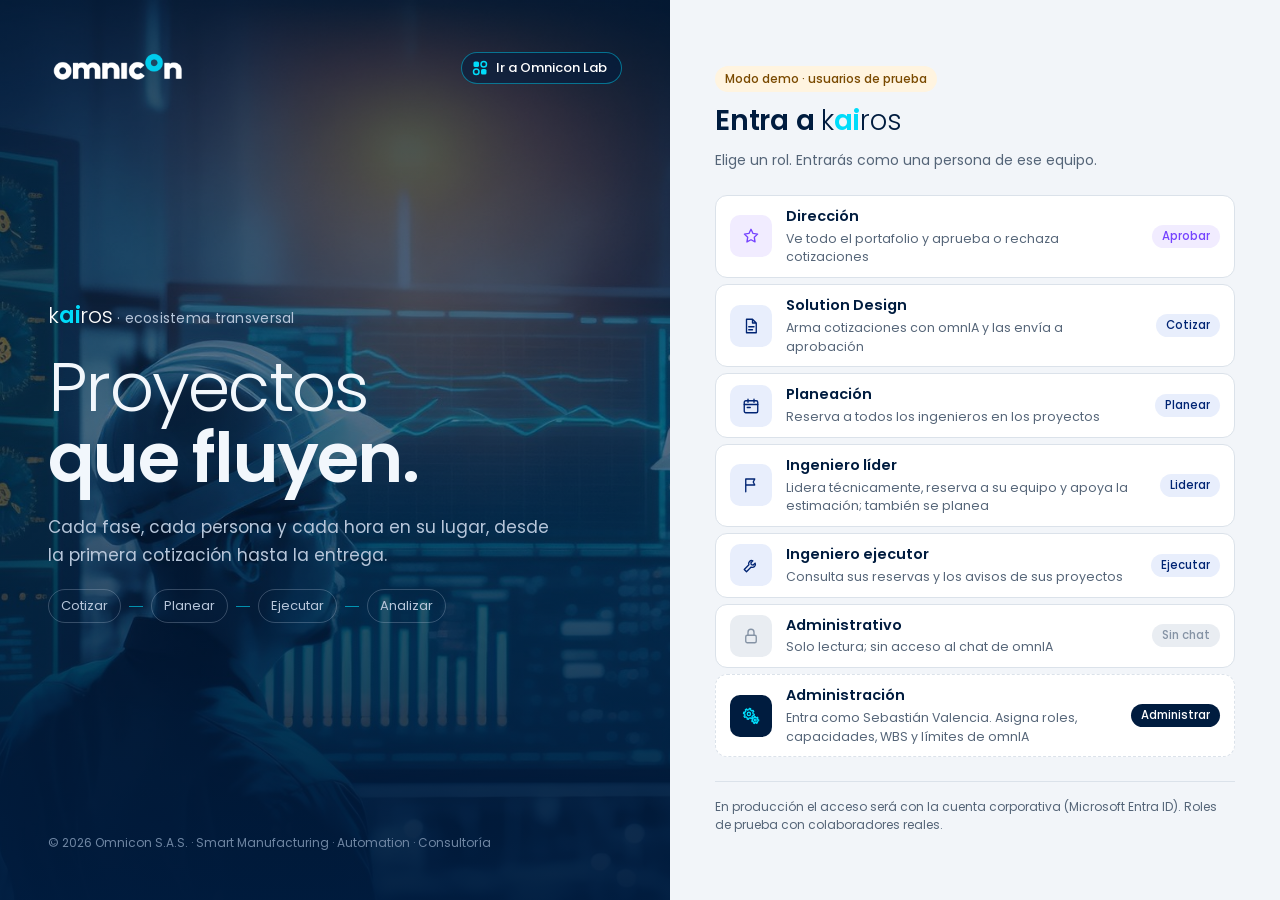
<file: index.html>
<!doctype html><html><head><meta charset=utf8><meta name=viewport content="width=device-width,initial-scale=1,viewport-fit=cover"><style>:root{color-scheme:light;box-sizing:border-box;padding-top:env(safe-area-inset-top,0px);padding-bottom:env(safe-area-inset-bottom,0px)}html{scroll-padding-top:env(safe-area-inset-top,0px)}body{margin:0;padding:0;font:14px -apple-system,BlinkMacSystemFont,sans-serif;background:#fff;color:#000}img{max-width:100%}[hidden]:not([hidden=until-found i]){display:none!important}</style></head><body>



<title>Kairos Ecosistema</title>
<meta name="claude:viewport-fit-sides" content="cover">
<link rel="preconnect" href="https://fonts.googleapis.com">
<link rel="stylesheet" href="https://fonts.googleapis.com/css2?family=Poppins:wght@300;400;500;600&display=swap">
<style>
/* Layout: landing partida (marca navy | acceso por rol) y ecosistema con barra lateral navy (248 px o barra de iconos de 64 px),
   cabecera y area de trabajo con omnIA: lanzador flotante y panel a la derecha que nunca cubre el menu.
   Tokens de design/planeacion-v1 (Kairos Cotizaciones / omnIA). */
:root {
  --font: 'Poppins', 'Segoe UI', system-ui, sans-serif;
  --navy: #001c3f; --navy-2: #00285a; --blue: #002473; --bright: #0a58eb; --cyan: #00dcfa; --violet: #7543ff;
  --bg: #f2f5f9; --surface: #fff; --surface-2: #f6f8fb; --ink: #001c3f; --muted: #556578; --line: #dbe2ea; --line-2: #eef2f6;
  --primary: #002473; --primary-ink: #fff; --primary-soft: #e8eefc; --focus: #0a58eb;
  --ok-bg: #e5f7ee; --ok-ink: #145a37; --warn-bg: #fff4e0; --warn-ink: #7a4a00; --err-bg: #fbeaeb; --err-ink: #b0353c;
  --approval: #7543ff; --approval-soft: #f1ecff;
  --off-bg: #e9edf2; --off-ink: #8593a5;
  --side-ink: #c9d6e6; --side-muted: #6f86a3; --side-active: rgba(0,220,250,.12);
  --shadow: 0 12px 32px rgba(0,28,63,.18); --shadow-sm: 0 2px 8px rgba(0,28,63,.08);
  --r-ctl: 8px; --r-surf: 12px;
  --err: #b0353c; --info-bg: #e8f4ff; --info-ink: #0a4a9e; --bubble-user: #002473; --bubble-user-ink: #fff; --panel-w: 400px;
  --p-TC1: #9fb3c8; --p-TC2: #6c87a8; --p-E1: #00b8d9; --p-E2: #0a58eb; --p-E3: #002473; --p-E4: #7543ff; --p-E5: #e3a008;
  --side-w: 248px; --side-w-min: 64px;
}
@media (prefers-color-scheme: dark) { :root:not([data-theme="light"]) {
  --bg: #07111f; --surface: #0d1b2f; --surface-2: #112339; --ink: #e7eef7; --muted: #9db0c5; --line: #22385a; --line-2: #182b45;
  --primary: #5d8dff; --primary-ink: #04122a; --primary-soft: #16294a; --focus: #7fb0ff; --bright: #7fb0ff;
  --ok-bg: #0e3324; --ok-ink: #8fe3b6; --warn-bg: #3a2a0c; --warn-ink: #ffd28a; --err-bg: #3d1519; --err-ink: #ff7a80;
  --approval: #a98bff; --approval-soft: #221a45; --off-bg: #132439; --off-ink: #5f738c;
  --navy: #020c1a; --navy-2: #061a33; --shadow: 0 12px 32px rgba(0,0,0,.55); --shadow-sm: 0 2px 8px rgba(0,0,0,.4);
  --err: #ff7a80; --info-bg: #10284a; --info-ink: #9cc6ff; --bubble-user: #2f5fd0;
  --p-TC1: #5b6f86; --p-TC2: #8aa3c2; --p-E1: #00cfee; --p-E2: #5d8dff; --p-E3: #b7ccff; --p-E4: #a98bff; --p-E5: #f0b429;
  color-scheme: dark; } }
:root[data-theme="dark"] {
  --bg: #07111f; --surface: #0d1b2f; --surface-2: #112339; --ink: #e7eef7; --muted: #9db0c5; --line: #22385a; --line-2: #182b45;
  --primary: #5d8dff; --primary-ink: #04122a; --primary-soft: #16294a; --focus: #7fb0ff; --bright: #7fb0ff;
  --ok-bg: #0e3324; --ok-ink: #8fe3b6; --warn-bg: #3a2a0c; --warn-ink: #ffd28a; --err-bg: #3d1519; --err-ink: #ff7a80;
  --approval: #a98bff; --approval-soft: #221a45; --off-bg: #132439; --off-ink: #5f738c;
  --navy: #020c1a; --navy-2: #061a33; --shadow: 0 12px 32px rgba(0,0,0,.55); --shadow-sm: 0 2px 8px rgba(0,0,0,.4);
  --err: #ff7a80; --info-bg: #10284a; --info-ink: #9cc6ff; --bubble-user: #2f5fd0;
  --p-TC1: #5b6f86; --p-TC2: #8aa3c2; --p-E1: #00cfee; --p-E2: #5d8dff; --p-E3: #b7ccff; --p-E4: #a98bff; --p-E5: #f0b429;
  color-scheme: dark; }

* { box-sizing: border-box; }
html, body { height: 100%; }
body { background: var(--bg); color: var(--ink); font-family: var(--font); font-size: 14px; line-height: 1.5; font-variant-numeric: tabular-nums; }
button, input { font: inherit; color: inherit; }
button { cursor: pointer; background: none; border: 0; padding: 0; }
a { color: var(--bright); }
:focus-visible { outline: 3px solid var(--focus); outline-offset: 2px; border-radius: 6px; }
h1, h2, h3 { text-wrap: balance; margin: 0; }
p { margin: 0; }
.ic { width: 18px; height: 18px; fill: none; stroke: currentColor; stroke-width: 1.8; stroke-linecap: round; stroke-linejoin: round; flex: none; }
.sr { position: absolute !important; width: 1px; height: 1px; overflow: hidden; clip: rect(0 0 0 0); white-space: nowrap; }
.eyebrow { font-size: 12px; font-weight: 500; letter-spacing: .08em; text-transform: uppercase; }

/* ---------- Landing ---------- */
.landing { min-height: 100%; display: grid; grid-template-columns: 1.1fr 1fr; }
.brand { position: relative; overflow: hidden; background: var(--navy); color: #f2f7fc; display: flex; flex-direction: column; justify-content: space-between; gap: 48px;
  padding-block: 48px; padding-left: max(48px, env(safe-area-inset-left, 0px)); padding-right: 48px; min-height: 560px; }
.brand-photo { position: absolute; inset: 0; background: var(--navy) url(assets/portada.jpg) center / cover no-repeat; opacity: .55; }
.brand::after { content: ""; position: absolute; inset: 0; background: linear-gradient(180deg, rgba(0,28,63,.55) 0%, rgba(0,28,63,.2) 45%, rgba(0,28,63,.92) 100%); }
.brand > *:not(.brand-photo) { position: relative; z-index: 2; }
.brand-logo { height: 40px; width: auto; align-self: flex-start; }
.brand-copy { display: flex; flex-direction: column; gap: 20px; max-width: 520px; }
.brand-copy .eyebrow { color: #b7c6da; text-transform: none; letter-spacing: .02em; font-size: 14px; font-weight: 400; }
.wm { font-weight: 300; letter-spacing: -.01em; text-transform: none; }
.wm b { font-weight: 600; color: var(--cyan); }
.brand .wm { font-size: 22px; color: #fff; }
.brand-copy h1 { font-size: clamp(40px, 5.4vw, 72px); font-weight: 300; line-height: 1.02; letter-spacing: -.025em; }
.brand-copy h1 b { font-weight: 600; }
.brand-copy p { font-size: 17px; line-height: 1.65; color: #b7c6da; max-width: 46ch; }
.brand-chain { display: flex; flex-wrap: wrap; gap: 8px; align-items: center; font-size: 13px; color: #b7c6da; }
.brand-chain span { padding: 6px 12px; border: 1px solid rgba(183,198,218,.28); border-radius: 999px; }
.brand-chain i { width: 14px; height: 1px; background: rgba(0,220,250,.6); }
.brand-foot { font-size: 12px; color: #6f86a3; }

.access { display: flex; align-items: center; justify-content: center; padding-block: 48px; padding-left: max(24px, env(safe-area-inset-left, 0px)); padding-right: max(24px, env(safe-area-inset-right, 0px)); }
.access-card { width: 100%; max-width: 520px; display: flex; flex-direction: column; gap: 24px; }
.access-head { display: flex; flex-direction: column; gap: 8px; }
.access-head h2 { font-size: 28px; font-weight: 600; letter-spacing: -.01em; }
.access-head p { color: var(--muted); }
.demo-chip { align-self: flex-start; display: inline-flex; gap: 6px; align-items: center; font-size: 12px; font-weight: 500; color: var(--warn-ink); background: var(--warn-bg); padding: 4px 10px; border-radius: 999px; }
.roles { display: flex; flex-direction: column; gap: 6px; }
.role { display: grid; grid-template-columns: 42px 1fr auto; gap: 14px; align-items: center; width: 100%; text-align: left; padding: 10px 14px; border: 1px solid var(--line); border-radius: var(--r-surf); background: var(--surface); transition: border-color .15s, box-shadow .15s, transform .15s; }
.role:hover { border-color: var(--bright); box-shadow: var(--shadow-sm); transform: translateY(-1px); }
.r-ic { width: 42px; height: 42px; border-radius: 10px; display: flex; align-items: center; justify-content: center; background: var(--primary-soft); color: var(--primary); }
.r-ic.approve { background: var(--approval-soft); color: var(--approval); }
.r-ic.off { background: var(--off-bg); color: var(--off-ink); }
.r-main { display: flex; gap: 12px; align-items: center; text-align: left; min-width: 0; flex: 1; border-radius: var(--r-ctl); }
.r-side { display: flex; flex-direction: column; align-items: flex-end; gap: 6px; flex: none; }
.stack { display: flex; }
.stack .av { margin-left: -6px; border: 2px solid var(--surface); }
.stack .av:hover { transform: translateY(-2px); z-index: 1; }
.av.xs { width: 26px; height: 26px; padding: 0; transition: transform .15s; }
.role .who { min-width: 0; display: flex; flex-direction: column; gap: 2px; }
.role .name { font-weight: 600; font-size: 14.5px; }
.role .what { font-size: 12.5px; color: var(--muted); }
.role .tag { font-size: 11.5px; font-weight: 500; padding: 3px 10px; border-radius: 999px; background: var(--primary-soft); color: var(--primary); white-space: nowrap; }
.role .tag.approve { background: var(--approval-soft); color: var(--approval); }
.role .tag.off { background: var(--off-bg); color: var(--off-ink); }
.access-foot { font-size: 12px; color: var(--muted); border-top: 1px solid var(--line); padding-top: 16px; }

/* Avatares (retrato ilustrado) */
.av { position: relative; width: 46px; height: 46px; border-radius: 50%; overflow: hidden; flex: none; background: var(--navy); }
.av img { width: 100%; height: 100%; display: block; object-fit: cover; }
.av .ini { width: 100%; height: 100%; display: flex; align-items: center; justify-content: center; color: #fff; font-weight: 600; font-size: 13px; letter-spacing: .02em; }
.r-ic.adm { background: var(--navy); color: var(--cyan); }
.role .tag.adm { background: var(--navy); color: #fff; }
.role.adm { border-style: dashed; }
.av.sm { width: 34px; height: 34px; }
.av.lg { width: 64px; height: 64px; }

/* ---------- Ecosistema ---------- */
.shell { height: 100%; display: grid; grid-template-columns: var(--side-w) minmax(0, 1fr); transition: grid-template-columns .2s; }
.side { background: var(--navy); color: var(--side-ink); display: flex; flex-direction: column; gap: 24px; padding: 24px 14px; overflow-y: auto; overflow-x: hidden; min-width: 0; }
.side-mark { display: none; width: 36px; height: 36px; border-radius: 10px; background: var(--navy-2); color: #fff; font-weight: 600; font-size: 17px; align-items: center; justify-content: center; border: 1px solid rgba(0,220,250,.35); }
.side-logo { display: flex; align-items: center; gap: 10px; padding: 0 10px; }
.side-logo img { height: 26px; width: auto; }
.side-logo span.wm { font-size: 15px; color: #fff; border-left: 1px solid rgba(201,214,230,.2); padding-left: 10px; }
.nav { display: flex; flex-direction: column; gap: 4px; }
.nav-label { font-size: 11px; letter-spacing: .08em; text-transform: uppercase; color: var(--side-muted); padding: 14px 12px 6px; }
.nav button { display: flex; align-items: center; gap: 12px; width: 100%; padding: 10px 12px; border-radius: var(--r-ctl); color: var(--side-ink); font-size: 14px; text-align: left; position: relative; }
.nav button:hover:not([aria-disabled="true"]) { background: rgba(255,255,255,.06); color: #fff; }
.nav button[aria-current="page"] { background: var(--side-active); color: #fff; font-weight: 500; }
.nav button[aria-current="page"]::before { content: ""; position: absolute; left: -14px; top: 8px; bottom: 8px; width: 3px; border-radius: 0 3px 3px 0; background: var(--cyan); }
.nav button[aria-disabled="true"] { color: #4f6582; cursor: not-allowed; }
.nav .nb { margin-left: auto; min-width: 20px; height: 20px; padding: 0 6px; border-radius: 999px; background: #ffb547; color: #2b1a00; font-size: 11px; font-weight: 600; display: inline-flex; align-items: center; justify-content: center; }
.nav .nb.ap { background: #a98bff; color: #170b3d; }
.avn.hx { background: var(--approval-soft, #f1ecff); color: var(--approval, #7543ff); border-left-color: var(--approval, #7543ff); }
.avn.hx .avn-l button:hover { border-color: var(--approval, #7543ff); }
.nav button[aria-disabled="true"] .soon { margin-left: auto; font-size: 10.5px; border: 1px solid #2a4366; color: #5f7898; padding: 1px 7px; border-radius: 999px; }
.n-lbl { min-width: 0; overflow: hidden; text-overflow: ellipsis; white-space: nowrap; }
.side-foot { margin-top: auto; display: flex; flex-direction: column; gap: 4px; border-top: 1px solid rgba(201,214,230,.12); padding-top: 12px; }
.side-foot > button { display: flex; align-items: center; gap: 12px; width: 100%; padding: 8px 12px; border-radius: var(--r-ctl); color: var(--side-ink); font-size: 13px; text-align: left; position: relative; }
.side-foot > button:hover { background: rgba(255,255,255,.06); color: #fff; }
.s-omnia { min-height: 50px; }
.s-orb { width: 24px; height: 24px; border-radius: 50%; flex: none; background: radial-gradient(circle at 40% 35%, #00dcfa 0, #0a58eb 38%, #001c3f 78%); box-shadow: 0 0 0 2px rgba(0,220,250,.25); }
.s-omnia.off .s-orb { filter: grayscale(1) opacity(.55); box-shadow: none; }
.s-omnia[aria-pressed="true"] { background: var(--side-active); color: #fff; }
.s-lbl { display: flex; flex-direction: column; line-height: 1.25; min-width: 0; }
.s-lbl b { font-weight: 600; color: #fff; font-size: 13.5px; }
.s-lbl small { font-size: 11.5px; color: var(--side-muted); white-space: nowrap; overflow: hidden; text-overflow: ellipsis; }
.s-dot { position: absolute; left: 30px; top: 9px; width: 10px; height: 10px; border-radius: 50%; background: var(--cyan); border: 2px solid var(--navy); }
.side-ver { font-size: 11px; color: var(--side-muted); padding: 6px 12px 0; white-space: nowrap; }
.side-tip { position: fixed; z-index: 90; background: var(--surface); color: var(--ink); border: 1px solid var(--line); border-radius: 8px; padding: 4px 10px; font-size: 12px; font-weight: 500; white-space: nowrap; box-shadow: var(--shadow-sm); pointer-events: none; transform: translateY(-50%); }
/* Menu colapsado: barra de iconos de 64 px con tooltip. Solo escritorio. */
@media (min-width: 901px) {
  .menu-btn { margin-left: -8px; }
  .shell.side-collapsed { grid-template-columns: var(--side-w-min) minmax(0, 1fr); }
  .shell.side-collapsed .side { padding: 20px 10px; gap: 18px; }
  .shell.side-collapsed .side-logo { padding: 0; justify-content: center; }
  .shell.side-collapsed .side-logo > img, .shell.side-collapsed .side-logo > .wm { display: none; }
  .shell.side-collapsed .side-mark { display: flex; }
  .shell.side-collapsed .nav-label { font-size: 0; padding: 0; height: 1px; margin: 8px 6px; background: rgba(201,214,230,.14); }
  .shell.side-collapsed .nav button, .shell.side-collapsed .side-foot > button { justify-content: center; padding: 10px 0; gap: 0; }
  .shell.side-collapsed .nav button > span, .shell.side-collapsed .side-foot .s-lbl, .shell.side-collapsed .side-ver { display: none; }
  .shell.side-collapsed .nav button > span.nb { display: inline-flex; position: absolute; top: 3px; right: 6px; min-width: 16px; height: 16px; font-size: 10px; padding: 0 4px; }
  .shell.side-collapsed .nav button[aria-current="page"]::before { left: -10px; }
  .shell.side-collapsed .s-dot { left: 30px; top: 10px; }
}

.work { display: flex; flex-direction: column; min-width: 0; height: 100%; overflow: hidden; }
.stage { flex: 1; display: flex; min-height: 0; position: relative; }
.demo-btn { font-size: 12px; color: var(--muted); border: 1px dashed var(--line); border-radius: 999px; padding: 5px 12px; white-space: nowrap; }
.demo-btn:hover { border-color: var(--bright); color: var(--ink); }
.top { display: flex; align-items: center; gap: 16px; padding: 12px 24px; background: var(--surface); border-bottom: 1px solid var(--line); min-height: 64px; }
.menu-btn { display: inline-flex; width: 40px; height: 40px; border-radius: var(--r-ctl); align-items: center; justify-content: center; }
.crumb { display: flex; flex-direction: column; min-width: 0; }
.crumb small { font-size: 12px; color: var(--muted); }
.crumb strong { font-size: 17px; font-weight: 600; white-space: nowrap; overflow: hidden; text-overflow: ellipsis; }
.top-right { margin-left: auto; display: flex; align-items: center; gap: 8px; }
.top .icon-btn { width: 40px; height: 40px; border-radius: var(--r-ctl); display: inline-flex; align-items: center; justify-content: center; color: var(--muted); }
.top .icon-btn:hover { background: var(--surface-2); color: var(--ink); }
.user-btn { display: flex; align-items: center; gap: 10px; padding: 4px 6px 4px 4px; border-radius: 999px; border: 1px solid var(--line); }
.user-btn:hover { border-color: var(--bright); }
.user-btn .u-txt { display: flex; flex-direction: column; text-align: left; line-height: 1.2; }
.user-btn .u-txt b { font-size: 13px; font-weight: 600; }
.user-btn .u-txt span { font-size: 11.5px; color: var(--muted); }
.user-wrap { position: relative; }
.user-menu { position: absolute; right: 0; top: calc(100% + 8px); width: 260px; background: var(--surface); border: 1px solid var(--line); border-radius: var(--r-surf); box-shadow: var(--shadow); padding: 8px; z-index: 30; }
.user-menu .um-head { display: flex; gap: 12px; align-items: center; padding: 10px; border-bottom: 1px solid var(--line-2); margin-bottom: 6px; }
.user-menu .um-head div { min-width: 0; }
.user-menu .um-head b { display: block; font-size: 14px; }
.user-menu .um-head span { font-size: 12px; color: var(--muted); }
.user-menu { min-width: 300px; }
.user-menu .um-head { align-items: flex-start; }
.user-menu .um-head #umRole { display: flex; flex-direction: column; gap: 2px; margin-top: 4px; }
.user-menu .um-head .um-l { display: block; font-size: 12px; color: var(--muted); line-height: 1.4; }
.user-menu .um-head .um-l:first-child { color: var(--ink); }
.user-menu .um-head .um-l i { font-style: normal; color: var(--muted); font-size: 11px; }
.user-menu .um-head .um-l code { font-family: ui-monospace, SFMono-Regular, Menlo, monospace; font-size: 11px; color: var(--muted); white-space: nowrap; overflow: hidden; text-overflow: ellipsis; }
.user-menu button { width: 100%; display: flex; align-items: center; gap: 10px; padding: 10px; border-radius: var(--r-ctl); font-size: 13.5px; text-align: left; }
.user-menu button:hover { background: var(--surface-2); }
.user-menu .out { color: var(--err-ink); }
.um-team { border-bottom: 1px solid var(--line-2); margin-bottom: 6px; padding-bottom: 6px; }
.um-team small { display: block; font-size: 11px; color: var(--muted); padding: 4px 10px; letter-spacing: .06em; text-transform: uppercase; }
.um-team button .av { width: 26px; height: 26px; }
.user-menu { max-height: calc(100vh - 90px); overflow-y: auto; }

.main { flex: 1; min-width: 0; overflow-y: auto; padding-block: 28px 120px; padding-left: max(24px, env(safe-area-inset-left, 0px)); padding-right: max(24px, env(safe-area-inset-right, 0px)); }
.main.flush { padding: 0; overflow: hidden; }
.main.flush .main-in { max-width: none; height: 100%; }
iframe.mod { display: block; width: 100%; height: 100%; border: 0; background: var(--bg); }
.main-in { max-width: 1180px; margin: 0 auto; display: flex; flex-direction: column; gap: 24px; }
.main .hello { display: flex; flex-wrap: wrap; align-items: flex-end; justify-content: space-between; gap: 16px; }
.main .hello h1 { font-size: 26px; font-weight: 600; letter-spacing: -.01em; }
.main .hello p { color: var(--muted); }
.main .h-group { display: flex; flex-wrap: wrap; align-items: center; gap: 8px; margin-top: 10px; }
.main .rg { display: flex; flex-direction: column; gap: 10px; margin: 18px 0 4px; }
.main .rg-h { display: flex; justify-content: space-between; align-items: baseline; gap: 8px; flex-wrap: wrap; }
.main .rg-src { font-size: 11.5px; color: var(--muted); border: 1px dashed var(--line); border-radius: 999px; padding: 2px 8px; }
.main .rg-sum { display: grid; grid-template-columns: repeat(4, minmax(0, 1fr)); gap: 12px; background: var(--surface); border: 1px solid var(--line); border-radius: 12px; padding: 14px 18px; }
.main .rg-sum small { display: block; font-size: 11px; color: var(--muted); text-transform: uppercase; letter-spacing: .04em; }
.main .rg-sum b { font-size: 20px; font-weight: 600; } .main .rg-sum b small { display: inline; font-size: 12.5px; text-transform: none; letter-spacing: 0; font-weight: 500; }
.main .rg-grid { display: grid; grid-template-columns: repeat(auto-fill, minmax(240px, 1fr)); gap: 12px; }
.main .rg-card { text-align: left; font: inherit; color: var(--ink); background: var(--surface); border: 1px solid var(--line); border-radius: 12px; padding: 14px 16px; display: flex; flex-direction: column; gap: 7px; cursor: pointer; }
.main .rg-card:hover { border-color: var(--bright); }
.main .rg-t { display: flex; justify-content: space-between; align-items: center; gap: 8px; } .main .rg-t b { font-size: 14px; font-weight: 600; }
.main .rg-al { font-size: 11px; font-weight: 600; padding: 2px 8px; border-radius: 999px; white-space: nowrap; }
.main .rg-al.err { background: var(--err-bg); color: var(--err-ink); } .main .rg-al.warn { background: var(--warn-bg); color: var(--warn-ink); } .main .rg-al.ok { background: var(--ok-bg); color: var(--ok-ink); }
.main .rg-who { font-size: 12px; color: var(--muted); }
.main .rg-bar { height: 6px; border-radius: 3px; background: var(--line-2); display: block; } .main .rg-bar i { display: block; height: 6px; border-radius: 3px; background: var(--bright); }
.main .rg-box { background: var(--surface); border: 1px solid var(--line); border-radius: var(--r-surf); padding: 16px 20px 8px; box-shadow: var(--shadow-sm); gap: 12px; }
.main .rg-box .h-sec small { font-size: 12.5px; font-weight: 500; color: var(--muted); margin-left: 4px; }
.main .rg-box .rg-sum { background: var(--surface-2); border: 0; border-radius: 10px; padding: 10px 16px; }
.main .rg-box .rg-sum b { font-size: 18px; }
.main .rg-rows { display: flex; flex-direction: column; }
.main .rg-row { display: grid; grid-template-columns: minmax(130px, 1.1fr) minmax(120px, 1.2fr) minmax(140px, 1.3fr) minmax(90px, .8fr) minmax(80px, .6fr) minmax(100px, .8fr); gap: 12px; align-items: center; padding: 9px 8px; margin: 0 -8px; border-top: 1px solid var(--line-2); font: inherit; font-size: 13px; color: var(--ink); text-align: left; background: none; border-radius: 0; cursor: pointer; }
.main .rg-row:hover { background: var(--surface-2); } .main .rg-row:hover .rg-id b { color: var(--bright); }
.main .rg-head { cursor: default; border-top: 0; padding-block: 2px 6px; font-size: 11px; color: var(--muted); text-transform: uppercase; letter-spacing: .04em; } .main .rg-head:hover { background: none; }
.main .rg-row .n { text-align: right; }
.main .rg-row .m { display: none; }
.main .rg-id { display: flex; flex-direction: column; min-width: 0; } .main .rg-id b { font-weight: 600; } .main .rg-id small { font-size: 11.5px; color: var(--muted); }
.main .rg-row .rg-who { font-size: 12.5px; color: var(--muted); }
.main .rg-f { display: flex; align-items: center; gap: 8px; } .main .rg-f .rg-bar { flex: 1; }
.main .rg-p b { font-weight: 600; }
.main .rg-a { justify-self: start; }
@media (max-width: 760px) {
  .main .rg-box { padding: 14px 14px 6px; }
  .main .rg-head { display: none; }
  .main .rg-row { grid-template-columns: minmax(0, 1fr) auto; gap: 4px 10px; padding: 10px 6px; margin: 0 -6px; }
  .main .rg-row .rg-who { grid-column: 1; grid-row: 2; } .main .rg-a { grid-column: 2; grid-row: 1; justify-self: end; }
  .main .rg-f { grid-column: 1 / -1; } .main .rg-p { grid-column: 1; text-align: left; } .main .rg-q { grid-column: 2; }
  .main .rg-row .m { display: inline; color: var(--muted); font-size: 11.5px; }
}
.main .rg-side .rg-card { border: 0; border-top: 1px solid var(--line-2); border-radius: 0; padding: 12px 0 0; margin-top: 14px; background: none; width: 100%; }
.main .rg-side .rg-card:hover { border-color: var(--line-2); } .main .rg-side .rg-card:hover b { color: var(--bright); }
.main .rg-side h3 .rg-src { font-weight: 400; }
.main .rg-l { font-size: 12px; } .main .rg-l b { font-weight: 600; } .main .rg-q { color: var(--muted); }
@media (max-width: 700px) { .main .rg-sum { grid-template-columns: repeat(2, minmax(0, 1fr)); } }
.main .h-group .h-gear { width: 32px; height: 32px; padding: 0; display: inline-flex; align-items: center; justify-content: center; }
.main .h-group .pill { align-self: center; background: var(--primary-soft); color: var(--primary); font-weight: 600; }
.grid { display: grid; grid-template-columns: repeat(auto-fit, minmax(240px, 1fr)); gap: 16px; }
.tile { background: var(--surface); border: 1px solid var(--line); border-radius: var(--r-surf); padding: 18px; display: flex; flex-direction: column; gap: 10px; min-width: 0; }
.tile.go { text-align: left; transition: border-color .15s, box-shadow .15s; }
.tile.go:hover { border-color: var(--bright); box-shadow: var(--shadow-sm); }
.tile .t-ic { width: 40px; height: 40px; border-radius: 10px; display: flex; align-items: center; justify-content: center; background: var(--primary-soft); color: var(--primary); }
.tile h3 { font-size: 15px; font-weight: 600; }
.tile p { font-size: 13px; color: var(--muted); }
.tile.off { background: var(--surface-2); border-style: dashed; color: var(--off-ink); }
.tile.off .t-ic { background: var(--off-bg); color: var(--off-ink); }
.tile.off h3 { color: var(--off-ink); }
.main .pill { align-self: flex-start; font-size: 11.5px; font-weight: 500; padding: 2px 10px; border-radius: 999px; background: var(--off-bg); color: var(--off-ink); }
.main .pill.ok { background: var(--ok-bg); color: var(--ok-ink); }
.main .pill.warn { background: var(--warn-bg); color: var(--warn-ink); }
.main .pill.vio { background: var(--approval-soft); color: var(--approval); }
.sec-title { font-size: 13px; font-weight: 600; color: var(--muted); letter-spacing: .06em; text-transform: uppercase; }

.box { background: var(--surface); border: 1px solid var(--line); border-radius: var(--r-surf); overflow: hidden; }
.box-head { display: flex; flex-wrap: wrap; gap: 12px; align-items: center; justify-content: space-between; padding: 14px 18px; border-bottom: 1px solid var(--line-2); }
.box-head h2 { font-size: 16px; font-weight: 600; }
.scroll-x { overflow-x: auto; }
table { width: 100%; border-collapse: collapse; font-size: 13px; min-width: 640px; }
th { text-align: left; font-weight: 500; color: var(--muted); font-size: 12px; padding: 10px 18px; background: var(--surface-2); border-bottom: 1px solid var(--line); }
td { padding: 12px 18px; border-bottom: 1px solid var(--line-2); }
tr:last-child td { border-bottom: 0; }
td.num { text-align: right; }
.main .btn { display: inline-flex; align-items: center; gap: 8px; padding: 9px 16px; border-radius: var(--r-ctl); font-size: 13.5px; font-weight: 500; text-decoration: none; }
.main .btn.primary { background: var(--primary); color: var(--primary-ink); }
.main .btn.ghost { border: 1px solid var(--line); color: var(--ink); }
.main .btn.ghost:hover { border-color: var(--bright); }
.odoo { font-size: 11px; border: 1px dashed var(--line); color: var(--muted); border-radius: 999px; padding: 1px 8px; }
.main .note { font-size: 12.5px; color: var(--muted); }

/* Reservas semanal (maqueta) */
.week { display: grid; grid-template-columns: 180px repeat(5, minmax(90px, 1fr)); min-width: 720px; }
.week > div { padding: 10px 12px; border-bottom: 1px solid var(--line-2); font-size: 12.5px; }
.week .wh { background: var(--surface-2); color: var(--muted); font-size: 12px; font-weight: 500; border-bottom: 1px solid var(--line); }
.week .who { display: flex; gap: 10px; align-items: center; font-weight: 500; }
.bk { border-radius: 6px; padding: 4px 8px; font-size: 11.5px; font-weight: 500; color: #fff; }
.bk.a { background: #0a58eb; } .bk.b { background: #002473; } .bk.c { background: #00a7c4; } .bk.d { background: #7543ff; }

/* Aviso de avance pendiente en Inicio */
.avn { display: flex; flex-direction: column; gap: 10px; padding: 14px 18px; border-radius: var(--r-surf); background: var(--warn-bg); color: var(--warn-ink); border-left: 4px solid var(--warn-ink); }
.avn-h { display: flex; gap: 10px; align-items: center; font-size: 14px; }
.avn-h b { font-weight: 600; }
.avn-l { display: flex; flex-direction: column; gap: 6px; }
.avn-l button { display: flex; flex-wrap: wrap; gap: 6px 12px; align-items: center; text-align: left; padding: 8px 12px; border-radius: var(--r-ctl); background: var(--surface); color: var(--ink); border: 1px solid transparent; font-size: 13px; }
.avn-l button:hover { border-color: var(--warn-ink); }
.avn-l .go { margin-left: auto; color: var(--bright); font-weight: 500; white-space: nowrap; }
.avn small { font-size: 12px; }
/* Modulo no disponible */
.main .empty { display: flex; flex-direction: column; align-items: center; text-align: center; gap: 14px; padding: 72px 24px; background: var(--surface); border: 1px dashed var(--line); border-radius: var(--r-surf); color: var(--muted); }
.main .empty .t-ic { width: 56px; height: 56px; border-radius: 14px; display: flex; align-items: center; justify-content: center; background: var(--off-bg); color: var(--off-ink); }
.main .empty h2 { font-size: 20px; color: var(--ink); }

.toast { position: fixed; left: 50%; bottom: calc(24px + env(safe-area-inset-bottom, 0px)); transform: translateX(-50%); background: var(--navy); color: #fff; padding: 10px 16px; border-radius: var(--r-ctl); font-size: 13px; z-index: 60; box-shadow: var(--shadow); max-width: calc(100% - 32px); }
.scrim { position: fixed; inset: 0; background: rgba(0,28,63,.45); z-index: 57; }

/* ---------- Responsive ---------- */
@media (max-width: 960px) {
  .landing { grid-template-columns: 1fr; }
  .brand { min-height: 0; padding-left: max(24px, env(safe-area-inset-left, 0px)); padding-right: max(24px, env(safe-area-inset-right, 0px)); gap: 32px; }
}
@media (max-width: 900px) {
  .shell, .shell.side-collapsed { grid-template-columns: minmax(0, 1fr); }
  .side { position: fixed; top: 0; bottom: 0; left: 0; width: 272px; z-index: 58; transform: translateX(-100%); transition: transform .2s; padding-top: calc(24px + env(safe-area-inset-top, 0px)); padding-left: max(14px, env(safe-area-inset-left, 0px)); }
  .shell.nav-open .side { transform: none; }
  .user-btn .u-txt { display: none; }
  .top { padding-left: max(12px, env(safe-area-inset-left, 0px)); padding-right: max(12px, env(safe-area-inset-right, 0px)); }
}
/* Inicio: pendientes por rol y permiso [ACORDADO 30-oct] */
.home { display: grid; grid-template-columns: minmax(0, 1fr) 340px; gap: 22px; align-items: start; }
.home > * { min-width: 0; }
.home-side { display: flex; flex-direction: column; gap: 18px; }
.h-sec { font-size: 15px; font-weight: 600; margin-bottom: 10px; }
.plist { background: var(--surface); border: 1px solid var(--line); border-radius: var(--r-surf); box-shadow: var(--shadow-sm); }
.pr { display: flex; align-items: center; gap: 14px; padding: 15px 18px; border-top: 1px solid var(--line-2); }
.pr:first-child { border-top: 0; }
.pr .p-ic { width: 38px; height: 38px; border-radius: 10px; display: flex; align-items: center; justify-content: center; flex: none; }
.pr .p-tx { flex: 1; min-width: 0; }
.pr .p-t { display: flex; flex-wrap: wrap; align-items: center; gap: 6px 8px; }
.pr .p-t b { font-size: 14.5px; font-weight: 600; }
.pr .p-s { font-size: 12.5px; color: var(--muted); margin-top: 3px; }
.ptag { font-size: 11px; font-weight: 600; letter-spacing: .04em; text-transform: uppercase; padding: 2px 8px; border-radius: 999px; }
.lv-err .p-ic, .ptag.err { background: var(--err-bg); color: var(--err-ink); }
.lv-warn .p-ic, .ptag.warn { background: var(--warn-bg); color: var(--warn-ink); }
.lv-info .p-ic, .ptag.info { background: var(--primary-soft); color: var(--primary); }
.p-btn { border: 0; font: 600 13px var(--font, Poppins), sans-serif; padding: 9px 16px; border-radius: var(--r-ctl); white-space: nowrap; cursor: pointer; background: var(--primary-soft); color: var(--primary); }
.p-btn.pri { background: var(--primary); color: #fff; }
.p-note { margin: 10px 4px 0; font-size: 12.5px; color: var(--muted); }
.p-ok { display: flex; gap: 12px; align-items: center; padding: 18px; background: var(--ok-bg); color: var(--ok-ink); border-radius: var(--r-surf); }
.p-ok b { font-weight: 600; }
.h-chips { display: flex; flex-wrap: wrap; gap: 8px; margin-bottom: 14px; }
.h-chip { font-size: 12.5px; font-weight: 500; padding: 6px 12px; border-radius: 999px; border: 1px solid var(--line); background: var(--surface); color: var(--muted); cursor: pointer; }
.h-chip[aria-pressed="true"] { background: var(--primary); border-color: var(--primary); color: #fff; }
.sc { background: var(--surface); border: 1px solid var(--line); border-radius: var(--r-surf); padding: 18px 20px; box-shadow: var(--shadow-sm); }
.sc h3 { font-size: 15px; font-weight: 600; display: flex; justify-content: space-between; align-items: baseline; gap: 10px; }
.sc h3 small { font-size: 12.5px; font-weight: 400; color: var(--muted); }
.sc .big { display: flex; align-items: baseline; gap: 6px; margin-top: 10px; }
.sc .big b { font-size: 30px; font-weight: 600; line-height: 1; }
.sc .big span, .sc .mut { font-size: 13px; color: var(--muted); }
.sc .bar { height: 8px; border-radius: 999px; background: var(--line-2); margin-top: 10px; overflow: hidden; }
.sc .bar i { display: block; height: 100%; border-radius: 999px; background: var(--bright); }
.sc .lst { display: flex; flex-direction: column; gap: 9px; margin-top: 14px; padding-top: 12px; border-top: 1px solid var(--line-2); font-size: 13px; }
.sc .lst > div { display: flex; justify-content: space-between; gap: 10px; }
.sc .lst b { font-weight: 600; }
.sc .tags { display: flex; flex-wrap: wrap; gap: 8px; margin-top: 12px; }
.sc .tags span { font-size: 12.5px; font-weight: 500; padding: 4px 10px; border-radius: 999px; }
.t-ok { background: var(--ok-bg); color: var(--ok-ink); } .t-warn { background: var(--warn-bg); color: var(--warn-ink); } .t-err { background: var(--err-bg); color: var(--err-ink); } .t-pri { background: var(--primary-soft); color: var(--primary); }
.sc .kv { display: grid; grid-template-columns: repeat(2, minmax(0, 1fr)); gap: 14px; margin-top: 12px; }
.sc .kv b { display: block; font-size: 24px; font-weight: 600; line-height: 1.1; }
.sc .kv span { font-size: 12.5px; color: var(--muted); }
.sc .p-btn { width: 100%; margin-top: 14px; }
@media (max-width: 960px) { .home { grid-template-columns: minmax(0, 1fr); } }
@media (max-width: 560px) { .pr { flex-wrap: wrap; } .pr .p-btn { width: 100%; } }
@media (prefers-reduced-motion: reduce) { * { transition: none !important; animation: none !important; } }
</style>

<svg width="0" height="0" style="position:absolute" aria-hidden="true">
  <symbol id="i-home" viewBox="0 0 24 24"><path d="M3 11l9-7 9 7v9a1 1 0 0 1-1 1h-5v-6H9v6H4a1 1 0 0 1-1-1z"/></symbol>
  <symbol id="i-quote" viewBox="0 0 24 24"><path d="M6 3h8l5 5v13H6zM14 3v5h5M9 13h7M9 17h5"/></symbol>
  <symbol id="i-cal" viewBox="0 0 24 24"><rect x="3" y="5" width="18" height="16" rx="2"/><path d="M3 10h18M8 3v4M16 3v4M7 14h4"/></symbol>
  <symbol id="i-proj" viewBox="0 0 24 24"><path d="M3 7h7l2 2h9v10a1 1 0 0 1-1 1H4a1 1 0 0 1-1-1z"/></symbol>
  <symbol id="i-plan" viewBox="0 0 24 24"><path d="M4 6h10M4 12h16M4 18h7"/><circle cx="17" cy="6" r="2"/><circle cx="14" cy="18" r="2"/></symbol>
  <symbol id="i-exec" viewBox="0 0 24 24"><circle cx="12" cy="12" r="9"/><path d="M12 7v5l3 2"/></symbol>
  <symbol id="i-xtra" viewBox="0 0 24 24"><path d="M20.5 13A8.5 8.5 0 1 1 11 3.5"/><path d="M11 8v5l3 2M18 3v6M15 6h6"/></symbol>
  <symbol id="i-track" viewBox="0 0 24 24"><path d="M4 19h16M6 15l4-5 3 3 5-7"/></symbol>
  <symbol id="i-chart" viewBox="0 0 24 24"><path d="M5 20V10M12 20V4M19 20v-7"/></symbol>
  <symbol id="i-gear" viewBox="0 0 24 24"><!-- Configuracion: dos engranajes [comentario 01-nov] --><path d="M14.80 9.11 L16.38 9.73 L16.02 11.50 L14.32 11.46 L13.22 13.10 L13.90 14.66 L12.39 15.65 L11.22 14.42 L9.29 14.80 L8.67 16.38 L6.90 16.02 L6.94 14.32 L5.30 13.22 L3.74 13.90 L2.75 12.39 L3.98 11.22 L3.60 9.29 L2.02 8.67 L2.38 6.90 L4.08 6.94 L5.18 5.30 L4.50 3.74 L6.01 2.75 L7.18 3.98 L9.11 3.60 L9.73 2.02 L11.50 2.38 L11.46 4.08 L13.10 5.18 L14.66 4.50 L15.65 6.01 L14.42 7.18Z"/><circle cx="9.2" cy="9.2" r="2.2"/><path d="M21.06 16.89 L22.20 17.20 L22.06 18.51 L20.89 18.59 L20.16 19.79 L20.62 20.87 L19.52 21.58 L18.72 20.72 L17.33 20.89 L16.77 21.93 L15.52 21.51 L15.71 20.34 L14.70 19.36 L13.55 19.57 L13.10 18.34 L14.12 17.76 L14.26 16.36 L13.37 15.59 L14.06 14.46 L15.15 14.90 L16.33 14.14 L16.38 12.96 L17.69 12.80 L18.03 13.93 L19.36 14.37 L20.31 13.68 L21.25 14.60 L20.58 15.57Z"/><circle cx="17.6" cy="17.4" r="1.3"/></symbol>
  <symbol id="i-lock" viewBox="0 0 24 24"><rect x="5" y="11" width="14" height="10" rx="2"/><path d="M8 11V7a4 4 0 0 1 8 0v4"/></symbol>
  <symbol id="i-out" viewBox="0 0 24 24"><path d="M15 4h4a1 1 0 0 1 1 1v14a1 1 0 0 1-1 1h-4M10 16l-4-4 4-4M6 12h11"/></symbol>
  <symbol id="i-x" viewBox="0 0 24 24"><path d="M6 6l12 12M18 6L6 18"/></symbol>
  <symbol id="i-menu" viewBox="0 0 24 24"><path d="M4 7h16M4 12h16M4 17h16"/></symbol>
  <symbol id="i-moon" viewBox="0 0 24 24"><path d="M20 14.5A8 8 0 1 1 9.5 4a6.5 6.5 0 0 0 10.5 10.5z"/></symbol>
  <symbol id="i-swap" viewBox="0 0 24 24"><path d="M7 7h12l-3-3M17 17H5l3 3"/></symbol>
  <symbol id="i-ext" viewBox="0 0 24 24"><path d="M7 17L17 7M8 7h9v9"/></symbol>
  <symbol id="i-send" viewBox="0 0 24 24"><path d="M12 19V5M5 12l7-7 7 7"/></symbol>
  <symbol id="i-star" viewBox="0 0 24 24"><path d="M12 3l2.7 5.6 6.1.9-4.4 4.3 1 6.1L12 17l-5.4 2.9 1-6.1-4.4-4.3 6.1-.9z"/></symbol>
  <symbol id="i-shield" viewBox="0 0 24 24"><path d="M12 3l8 3v6c0 5-3.5 8-8 9-4.5-1-8-4-8-9V6z"/><path d="M8.5 12l2.5 2.5 4.5-5"/></symbol>
  <symbol id="i-flag" viewBox="0 0 24 24"><path d="M5 21V4M5 4h12l-2 4 2 4H5"/></symbol>
  <symbol id="i-tool" viewBox="0 0 24 24"><path d="M14.5 6.5a4 4 0 0 0-5.3 5.3L3 18l3 3 6.2-6.2a4 4 0 0 0 5.3-5.3l-2.6 2.6-2.5-.5-.5-2.5z"/></symbol>
  <symbol id="i-bell" viewBox="0 0 24 24"><path d="M6 8a6 6 0 1 1 12 0c0 7 3 8 3 8H3s3-1 3-8M10 20a2 2 0 0 0 4 0"/></symbol>
  <symbol id="i-plus" viewBox="0 0 24 24"><path d="M12 5v14M5 12h14"/></symbol>
  <symbol id="i-history" viewBox="0 0 24 24"><path d="M3 12a9 9 0 1 0 3-6.7M3 4v4h4M12 7v5l3 2"/></symbol>
  <symbol id="i-clip" viewBox="0 0 24 24"><path d="M21 11.5l-8.5 8.5a5 5 0 0 1-7-7l9-9a3.5 3.5 0 0 1 5 5l-9 9a2 2 0 0 1-3-3l8-8"/></symbol>
  <symbol id="i-image" viewBox="0 0 24 24"><rect x="3" y="4" width="18" height="16" rx="2"/><circle cx="8.5" cy="9.5" r="1.5"/><path d="M21 16l-5-5-9 9"/></symbol>
  <symbol id="i-up" viewBox="0 0 24 24"><path d="M7 11v9H4v-9zM7 11l4-8a2 2 0 0 1 2 2v4h5.5a2 2 0 0 1 2 2.3l-1.2 7A2 2 0 0 1 17.3 20H7"/></symbol>
  <symbol id="i-down" viewBox="0 0 24 24"><path d="M7 13V4H4v9zM7 13l4 8a2 2 0 0 0 2-2v-4h5.5a2 2 0 0 0 2-2.3l-1.2-7A2 2 0 0 0 17.3 4H7"/></symbol>
  <symbol id="i-wifioff" viewBox="0 0 24 24"><path d="M2 2l20 20M8.5 16.5a5 5 0 0 1 7 0M5 12.5a10 10 0 0 1 5-2.8M19 12.5a10 10 0 0 0-2-1.6M12 20h.01"/></symbol>
  <symbol id="i-check" viewBox="0 0 24 24"><path d="M5 12l5 5L20 7"/></symbol>
  <symbol id="i-alert" viewBox="0 0 24 24"><path d="M12 3l10 18H2zM12 10v5M12 18h.01"/></symbol>
  <symbol id="i-chev" viewBox="0 0 24 24"><path d="M9 6l6 6-6 6"/></symbol>
  <symbol id="i-search" viewBox="0 0 24 24"><circle cx="11" cy="11" r="7"/><path d="M20 20l-4-4"/></symbol>
  <symbol id="i-stop" viewBox="0 0 24 24"><rect x="6" y="6" width="12" height="12" rx="2"/></symbol>
  <symbol id="i-retry" viewBox="0 0 24 24"><path d="M4 4v6h6M20 20v-6h-6M5.5 15a8 8 0 0 0 13.4 2M18.5 9A8 8 0 0 0 5.1 7"/></symbol>
  <symbol id="i-doc" viewBox="0 0 24 24"><path d="M6 3h8l5 5v13H6zM14 3v5h5M9 13h7M9 17h5"/></symbol>
  <symbol id="i-clock" viewBox="0 0 24 24"><circle cx="12" cy="12" r="9"/><path d="M12 7v5l3 2"/></symbol>
  <symbol id="i-msg" viewBox="0 0 24 24"><path d="M4 5h16v11H9l-5 4z"/></symbol>
  <symbol id="i-collapse" viewBox="0 0 24 24"><path d="M15 6l-6 6 6 6M20 4v16"/></symbol>
  <symbol id="i-book" viewBox="0 0 24 24"><path d="M4 5.5A2.5 2.5 0 0 1 6.5 3H20v15H6.5A2.5 2.5 0 0 0 4 20.5zM4 20.5A2.5 2.5 0 0 0 6.5 23H20v-5M8 7h8M8 11h6"/></symbol>
  <symbol id="i-eyeoff" viewBox="0 0 24 24"><path d="M3 3l18 18M10.6 6.1A9.8 9.8 0 0 1 12 6c5 0 9 6 9 6a17 17 0 0 1-3 3.6M6.6 6.7C4.3 8.2 3 12 3 12s4 6 9 6a8.7 8.7 0 0 0 4.1-1M9.9 9.9a3 3 0 0 0 4.2 4.2"/></symbol>
</svg>

<!-- Landing -->
<style id="lab-link-css">
/* Botón hacia Omnicon Lab en la pantalla de perfiles */
.lab-link { display: inline-flex; align-items: center; gap: 8px; padding: 7px 14px 7px 10px; border-radius: 999px; border: 1px solid rgba(0,220,250,.45); background: rgba(0,28,63,.55); color: #fff; font: 500 13px/1.2 'Poppins', 'Segoe UI', system-ui, sans-serif; text-decoration: none; white-space: nowrap; -webkit-backdrop-filter: blur(6px); backdrop-filter: blur(6px); transition: border-color .2s, background-color .2s; }
.lab-link:hover { border-color: #00dcfa; background: rgba(0,40,90,.85); color: #fff; }
.lab-link:focus-visible { outline: 2px solid #00dcfa; outline-offset: 2px; }
.lab-link svg { width: 16px; height: 16px; flex: none; }
.brand-top { display: flex; align-items: center; justify-content: space-between; gap: 12px; flex-wrap: wrap; }
.brand-top .brand-logo { align-self: center; }
</style>
<section class="landing" id="landing" aria-label="Acceso a Kairos">
  <div class="brand">
    <div class="brand-photo" aria-hidden="true"></div>
    <div class="brand-top"><img class="brand-logo" src="[data-uri]" alt="Omnicon"><a class="lab-link" href="https://diegopaz83.github.io/omnicon-lab/" target="_blank" rel="noopener" title="Ver todos los productos de Omnicon"><svg viewBox="0 0 16 16" aria-hidden="true"><rect x="1.5" y="1.5" width="5.5" height="5.5" rx="1.6" fill="#00dcfa"/><rect x="9" y="1.5" width="5.5" height="5.5" rx="2.75" fill="none" stroke="#00dcfa" stroke-width="1.5"/><rect x="1.5" y="9" width="5.5" height="5.5" rx="2.75" fill="none" stroke="#00dcfa" stroke-width="1.5"/><rect x="9" y="9" width="5.5" height="5.5" rx="1.6" fill="#00dcfa"/></svg><span>Ir a Omnicon Lab</span></a></div>
    <div class="brand-copy">
      <span class="eyebrow"><span class="wm">k<b>ai</b>ros</span> · ecosistema transversal</span>
      <h1>Proyectos <b>que fluyen.</b></h1>
      <p>Cada fase, cada persona y cada hora en su lugar, desde la primera cotización hasta la entrega.</p>
      <div class="brand-chain" aria-label="Flujo de Kairos">
        <span>Cotizar</span><i></i><span>Planear</span><i></i><span>Ejecutar</span><i></i><span>Analizar</span>
      </div>
    </div>
    <p class="brand-foot">© 2026 Omnicon S.A.S. · Smart Manufacturing · Automation · Consultoría</p>
  </div>

  <div class="access">
    <div class="access-card">
      <div class="access-head">
        <span class="demo-chip">Modo demo · usuarios de prueba</span>
        <h2>Entra a <span class="wm">k<b>ai</b>ros</span></h2>
        <p>Elige un rol. Entrarás como una persona de ese equipo.</p>
      </div>
      <div class="roles" id="roles"></div>
      <p class="access-foot">En producción el acceso será con la cuenta corporativa (Microsoft Entra ID). Roles de prueba con colaboradores reales.</p>
    </div>
  </div>
</section>

<!-- Ecosistema -->
<div class="shell" id="shell" hidden>
  <aside class="side" id="side" aria-label="Menú principal">
    <div class="side-logo"><span class="side-mark" aria-hidden="true">k</span><img src="[data-uri]" alt="Omnicon"><span class="wm">k<b>ai</b>ros</span></div>
    <nav class="nav" id="nav"></nav>
    <div class="side-foot">
      <button class="s-omnia" id="sideOmnia" data-tip="omnIA" aria-pressed="false" aria-controls="panel"><span class="s-orb" aria-hidden="true"></span><span class="s-lbl"><b>omnIA</b><small id="sideOmniaSt">Visible</small></span><span class="s-dot" id="sideOmniaDot" hidden></span></button>
      <p class="side-ver">Prototipo de identidad · v0.4</p>
    </div>
  </aside>
  <div class="work">
    <header class="top">
      <button class="menu-btn icon-btn" id="menuBtn" aria-label="Abrir menú" aria-controls="side" aria-expanded="false"><svg class="ic"><use href="#i-menu"></use></svg></button>
      <div class="crumb"><small id="crumbMod">Kairos</small><strong id="crumbTitle">Inicio</strong></div>
      <div class="top-right">
        <button class="demo-btn" id="demoBtn" aria-controls="demo" title="Barra de demo de omnIA (no es parte del producto)" hidden>Demo omnIA</button>
        <button class="icon-btn" id="themeBtn" aria-label="Cambiar tema claro u oscuro" title="Tema"><svg class="ic"><use href="#i-moon"></use></svg></button>
        <button class="icon-btn" aria-label="Avisos" title="Avisos (próximamente)"><svg class="ic"><use href="#i-bell"></use></svg></button>
        <div class="user-wrap">
          <button class="user-btn" id="userBtn" aria-haspopup="menu" aria-expanded="false" aria-controls="userMenu">
            <span class="av sm" id="uAv"></span>
            <span class="u-txt"><b id="uName"></b><span id="uRole"></span></span>
          </button>
          <div class="user-menu" id="userMenu" role="menu" hidden>
            <div class="um-head"><span class="av" id="umAv"></span><div><b id="umName"></b><span id="umRole"></span></div></div>
            <div class="um-team" id="umTeam"></div>
            <button role="menuitem" id="switchBtn"><svg class="ic"><use href="#i-swap"></use></svg>Cambiar de rol</button>
            <button role="menuitem" class="out" id="outBtn"><svg class="ic"><use href="#i-out"></use></svg>Cerrar sesión</button>
          </div>
        </div>
      </div>
    </header>
    <div class="stage" id="stage">
      <main class="main" id="main"><div class="main-in" id="mainIn"></div></main>
      <aside class="panel ox" id="panel" aria-labelledby="pTitle" hidden>
        <header class="p-head" id="pHead"></header>
        <div class="p-body" id="pBody"></div>
        <div class="composer" id="composer">
          <div class="atts" id="atts"></div>
          <div class="inbox">
            <button class="icon-btn" id="attFile" title="Adjuntar archivo" aria-label="Adjuntar archivo"><svg class="ic" aria-hidden="true"><use href="#i-clip"></use></svg></button>
            <button class="icon-btn" id="attImg" title="Adjuntar imagen" aria-label="Adjuntar imagen"><svg class="ic" aria-hidden="true"><use href="#i-image"></use></svg></button>
            <label class="sr" for="input">Mensaje para omnIA</label>
            <textarea id="input" rows="1" placeholder="Escribe a omnIA…"></textarea>
            <button class="send" id="send" aria-label="Enviar"></button>
          </div>
          <div class="hint"><span id="hintL">Enter envía · Shift+Enter nueva línea</span><span>Uso interno de Omnicon</span></div>
          <input type="file" id="fileIn" hidden multiple>
          <input type="file" id="imgIn" hidden accept="image/*" multiple>
        </div>
      </aside>
    </div>
  </div>
  <div class="scrim" id="scrim" hidden></div>
</div>

<button class="fab ox" id="omniaBtn" hidden aria-controls="panel" aria-expanded="false" data-state="idle" data-side="right" title="omnIA · arrástralo para moverlo">
  <canvas class="orb-cv" id="fabOrb" data-size="50" width="100" height="100" aria-hidden="true"></canvas>
  <span id="omniaInd"></span>
  <span class="fab-tip" aria-hidden="true">omnIA</span>
</button>
<div class="fab-menu ox" id="fabMenu" role="menu" hidden>
  <button role="menuitem" data-fm="open">Abrir omnIA</button>
  <button role="menuitem" data-fm="hide">Ocultar omnIA</button>
  <p>Para volver a mostrarlo, usa omnIA en el menú izquierdo.</p>
</div>
<div class="o-toast ox" id="oToast" role="alert" hidden></div>
<section class="demo ox" id="demo" aria-label="Barra de demo de omnIA" hidden></section>
<div class="side-tip" id="sideTip" role="tooltip" hidden></div>
<div class="toast" id="toast" role="status" hidden></div>

<link rel="stylesheet" href="omnia/omnia.css">
<script src="datos/kairos-maestros.js"></script><script src="datos/tipos.js"></script><script src="datos/odoo-simulado.js"></script><script src="modulos/ejecucion-data.js"></script>
<script src="omnia/data.js"></script>
<script src="omnia/orb.js"></script><script src="omnia/seguimiento.js"></script><script src="omnia/seguimiento-seed.js"></script><script src="datos/vista-regional.js"></script><script src="datos/forecast.js"></script>
<script src="omnia/app.js"></script>

<script>
(function () {
  'use strict';
  var LINKS = {
    omnia: ''
  };

  /* Fotos de colaboradores */
  /* Colaboradores reales (fotos y nombres) con roles de prueba */
  var ROLES = [
    { key: 'direccion', ic: 'i-star', label: 'Dirección', what: 'Ve todo el portafolio y aprueba o rechaza cotizaciones', tag: 'Aprobar', cls: 'approve', cot: 'fin' },
    { key: 'sd', ic: 'i-quote', label: 'Solution Design', what: 'Arma cotizaciones con omnIA y las envía a aprobación', tag: 'Cotizar', cls: '', cot: 'sd' },
    { key: 'planeacion', ic: 'i-cal', label: 'Planeación', what: 'Reserva a todos los ingenieros en los proyectos', tag: 'Planear', cls: '', cot: 'fin' },
    { key: 'lider', ic: 'i-flag', label: 'Ingeniero líder', what: 'Lidera técnicamente, reserva a su equipo y apoya la estimación; también se planea', tag: 'Liderar', cls: '', cot: 'lider' },
    { key: 'ejecutor', ic: 'i-tool', label: 'Ingeniero ejecutor', what: 'Consulta sus reservas y los avisos de sus proyectos', tag: 'Ejecutar', cls: '', cot: 'fin' },
    { key: 'admin', ic: 'i-lock', label: 'Administrativo', what: 'Solo lectura; sin acceso al chat de omnIA', tag: 'Sin chat', cls: 'off', cot: 'fin' }
  ];
  /* liderProyectos: atributo de la persona, no del rol [ACORDADO 27-oct]. Un Lider con liderProyectos:true puede ser
     asignado como lider de un Proyecto; sin el atributo solo lidera Servicios. Reservar a su propio equipo lo puede
     hacer cualquier Lider, tenga o no el atributo. */
  var PEOPLE = {
    direccion: [['daniel-gomez', 'Daniel Gómez', 'CEO'], ['jhon-calvo', 'Jhon Calvo', 'COO'], ['gonzalo-perdomo', 'Gonzalo Perdomo', 'Gerencia'], ['gustavo-ramirez', 'Gustavo Ramírez', 'Gerencia']],
    sd: [['juliana-torres', 'Juliana Torres']],
    planeacion: [['isabela-tierradentro', 'Isabela Tierradentro'], ['mireya-uribe', 'Mireya Uribe'], ['sebastian-valencia', 'Sebastián Valencia']],
    lider: [['ernesto-osorio', 'Ernesto Osorio', null, true], ['jhon-herrera', 'Jhon Herrera', null, true], ['brainer-ocampo', 'Brainer Ocampo'], ['federman-tapia', 'Federman Tapia'], ['luis-lara', 'Luis Lara'], ['natalie-ramirez', 'Natalie Ramírez'], ['rafael-de-vega', 'Rafael de Vega'], ['santiago-tobar', 'Santiago Tobar'], ['juan-duenas', 'Juan Dueñas'], ['miguel-quintero', 'Miguel Quintero'], ['ivan-paternina', 'Iván Paternina', 'Responsable Col_North']],
    ejecutor: [['kenya-sanchez', 'Kenya Sánchez'], ['cristian-perez', 'Cristian Pérez'], ['juan-menco', 'Juan Menco'], ['kevin-pena', 'Kevin Peña'], ['laura-posso', 'Laura Posso'], ['simon-giraldo', 'Simón Giraldo'], ['victor-rivera', 'Víctor Rivera'], ['willian-villalobos', 'Willian Villalobos'], ['camilo-avila', 'Camilo Ávila'], ['cristian-cordoba', 'Cristian Córdoba'], ['jose-oviedo', 'José Oviedo'], ['brayan-castro', 'Brayan Castro'], ['juan-quintero', 'Juan Quintero'], ['nestor-mazabuel', 'Néstor Mazabuel'], ['ivan-velasco', 'Iván Velasco'], ['nataly-mendez', 'Nataly Méndez'], ['carlos-restrepo', 'Carlos Restrepo'], ['carlos-morales', 'Carlos Morales'], ['juan-gutierrez', 'Juan Gutiérrez'], ['diego-lopez', 'Diego López'], ['george-moreno', 'George Moreno'], ['cesar-bolivar', 'César Bolívar'], ['carlos-rodriguez', 'Carlos Rodríguez'], ['luis-orozco', 'Luis Orozco'], ['luis-angulo', 'Luis Angulo'], ['daniela-perea', 'Daniela Perea'], ['jose-duran', 'José Durán'], ['daniel-mora', 'Daniel Mora']],
    admin: [['katherine-garces', 'Katherine Garcés'], ['natalia-parrado', 'Natalia Parrado']]
  };
  var MSG = {"brainer-ocampo": "Esta semana alternas entre 30311055800 Remoción de sulfatos (Sucroal) y 30401007200 Contrato mtto Celsia.", "federman-tapia": "Sigues en 30202004200 Florena (Ecopetrol) hasta el 31 oct; desde el 3 nov pasas a 30032400000 Holding continuo TA3 (Kenvue).", "luis-lara": "Tienes incapacidad registrada el 27 oct; el resto de la semana sigues en 30027700000 BC PLC Layer 3 Pasir.", "natalie-ramirez": "Sigues en 30009400000 Toluca MES; del 9 al 13 nov tienes entrenamiento.", "rafael-de-vega": "Quedas libre desde el 26 oct: aún no tienes reservas para la próxima semana.", "cristian-perez": "Tienes una reserva el 28 oct en 30301044600 BC Smart Factory Itabuna, un proyecto cerrado. Revísala con Planeación.", "juan-menco": "Estás reservado en 30401007200 Contrato mtto plataforma Rockwell (Celsia) todo el periodo.", "kenya-sanchez": "Estás en 30009400000 Toluca MES hasta el 20 nov.", "kevin-pena": "Sigues en 30029800000 Assessment SCADA (GeoPark); del 23 al 27 nov estás de vacaciones.", "laura-posso": "Estás en 30301053200 Bolsa de horas Duquesa todo el periodo.", "simon-giraldo": "Quedas libre desde el 26 oct: aún no tienes reservas para la próxima semana.", "victor-rivera": "Estás en 30027700000 BC PLC Layer 3 Pasir todo el periodo."};
  var USERS = [];
  ROLES.forEach(function (r) {
    PEOPLE[r.key].forEach(function (p) {
      USERS.push({ id: 'USR-' + p[0].toUpperCase(), face: p[0], name: p[1], baseRole: r.key, job: p[2] || '', liderProyectos: !!p[3], msg: MSG[p[0]] || null });
    });
  });
  /* Personas que llegan de Microsoft Entra ID sin rol en Kairos (no pueden entrar hasta asignarlo) */
  [['tomas-rincon', 'Tomás Rincón']].forEach(function (p) {
    USERS.push({ id: 'USR-' + p[0].toUpperCase(), face: p[0], name: p[1], baseRole: null, job: '', msg: null, synced: '2026-10-22' });
  });

  /* Cargo (job title) que llega de Microsoft Entra ID [ACORDADO 01-nov]: se ve en Kairos pero no se edita aqui;
     se cambia en Microsoft 365 / Entra y Kairos lo toma en la siguiente sincronizacion. Valores simulados. */
  var ENTRA_JOB = {"daniel-gomez": "Gerente general (CEO)", "jhon-calvo": "Gerente de operaciones (COO)", "gonzalo-perdomo": "Gerente de cluster LATAM", "gustavo-ramirez": "Gerente comercial", "juliana-torres": "Arquitecta de soluciones", "isabela-tierradentro": "Analista de control financiero", "mireya-uribe": "Coordinadora de planeación", "sebastian-valencia": "Analista de planeación", "ernesto-osorio": "Gerente de proyectos", "jhon-herrera": "Gerente de proyectos", "brainer-ocampo": "Ingeniero líder de proyectos", "federman-tapia": "Ingeniero líder de servicios", "luis-lara": "Ingeniero líder de proyectos", "natalie-ramirez": "Ingeniera líder de proyectos", "rafael-de-vega": "Gerente de cluster North America", "santiago-tobar": "Ingeniero líder de proyectos", "juan-duenas": "Ingeniero líder de servicios", "miguel-quintero": "Ingeniero líder de servicios", "ivan-paternina": "Coordinador regional de proyectos", "kenya-sanchez": "Ingeniera de automatización", "cristian-perez": "Ingeniero de control", "juan-menco": "Ingeniero de automatización", "kevin-pena": "Ingeniero junior de automatización", "laura-posso": "Ingeniera de software industrial", "simon-giraldo": "Ingeniero de redes industriales", "victor-rivera": "Técnico de instrumentación", "willian-villalobos": "Ingeniero de automatización senior", "camilo-avila": "Ingeniero MES", "cristian-cordoba": "Ingeniero de control", "jose-oviedo": "Técnico de instrumentación", "brayan-castro": "Ingeniero junior de automatización", "juan-quintero": "Ingeniero de automatización", "nestor-mazabuel": "Ingeniero de automatización senior", "ivan-velasco": "Ingeniero de software industrial", "nataly-mendez": "Ingeniera MES", "carlos-restrepo": "Ingeniero de control senior", "carlos-morales": "Ingeniero de automatización", "juan-gutierrez": "Ingeniero de redes industriales", "diego-lopez": "Ingeniero de automatización", "george-moreno": "Ingeniero de control", "cesar-bolivar": "Técnico de puesta en marcha", "carlos-rodriguez": "Ingeniero de automatización", "luis-orozco": "Ingeniero MES", "luis-angulo": "Técnico de instrumentación", "daniela-perea": "Ingeniera de automatización", "jose-duran": "Ingeniero de control", "daniel-mora": "Ingeniero de software industrial", "katherine-garces": "Coordinadora administrativa", "natalia-parrado": "Analista de talento humano", "tomas-rincon": "Ingeniero de automatización"};
  USERS.forEach(function (u) { if (ENTRA_JOB[u.face]) u.job = ENTRA_JOB[u.face]; });

  /* Capacidades: el rol da un paquete por defecto; Configuracion agrega capacidades sueltas por persona.
     Administrar es una capacidad, no un rol. */
  var CAPS = [
    { key: 'cotizar', label: 'Cotizar', what: 'Arma cotizaciones, también con omnIA' },
    { key: 'aprobar', label: 'Aprobar cotizaciones', what: 'Aprueba o rechaza en el módulo Cotizaciones' },
    { key: 'reservar', label: 'Reservar personas', what: 'Reserva y planea personas en proyectos' },
    { key: 'chat', label: 'Chat de omnIA', what: 'Conversa con omnIA y recibe sus avisos' },
    { key: 'forecast', label: 'Forecast y Backlog', what: 'Analista de control financiero: edita todo el forecast, ajusta backlog, cierra el mes y sincroniza con Odoo' },
    { key: 'administrar', label: 'Administrar Kairos', what: 'Usuarios, capacidades, WBS y límites de omnIA' }
  ];
  /* Maestro 13 (1-3): Cotizar por defecto Solution Design y Lider; Chat por defecto Direccion, SD, Planeacion y Lider.
     Ejecutor y Administrativo no conversan: ven avisos y sugerencias asistidas. */
  var ROLE_CAPS = { direccion: ['aprobar', 'chat'], sd: ['cotizar', 'chat'], planeacion: ['reservar', 'chat'], lider: ['cotizar', 'reservar', 'chat'], ejecutor: [], admin: [] };
  var CFG_KEY = 'kairos.cfg';
  /* Super Admin: capacidad Administrar fija de TI, sembrada aqui y nunca removible desde Configuracion
     (ni por si mismo), para que siempre haya alguien que pueda entrar a verlo y administrarlo todo [ACORDADO 27-oct]. */
  var SUPER_ADMIN_ID = 'USR-SEBASTIAN-VALENCIA';
  function cfgSeed() {
    return { v: 1, fc: 1, roleOf: {}, extra: { 'USR-SEBASTIAN-VALENCIA': ['administrar'], 'USR-ISABELA-TIERRADENTRO': ['forecast'] },
      log: [{ at: '2026-10-23T08:00', by: 'Configuración inicial', t: 'Asignó Administrar Kairos a Sebastián Valencia (Planeación), como Super Admin (TI); no se le puede retirar.' }] };
  }
  function cfgGet() { try { var c = JSON.parse(store.get(CFG_KEY)); if (c && c.v === 1) { if (!c.fc) { c.fc = 1; c.extra = c.extra || {}; var ie = c.extra['USR-ISABELA-TIERRADENTRO'] = c.extra['USR-ISABELA-TIERRADENTRO'] || []; if (ie.indexOf('forecast') < 0) ie.push('forecast'); } return c; } } catch (e) {} return cfgSeed(); }
  /* [ACORDADO 31-oct] El analista de control financiero es Planeacion con la capacidad Forecast (por defecto Isabela Tierradentro). */
  function capsFor(c, u) {
    var role = u.id in c.roleOf ? c.roleOf[u.id] : u.baseRole;
    var out = (ROLE_CAPS[role] || []).slice();
    (role ? (c.extra[u.id] || []) : []).forEach(function (k) { if (out.indexOf(k) < 0) out.push(k); });
    if (u.id === SUPER_ADMIN_ID && out.indexOf('administrar') < 0) out.push('administrar');
    return out;
  }
  function applyCfg() {
    var c = cfgGet();
    USERS.forEach(function (u) {
      u.role = u.id in c.roleOf ? c.roleOf[u.id] : u.baseRole;
      var r = ROLES.filter(function (x) { return x.key === u.role; })[0];
      u.cot = r ? r.cot : 'fin'; u.what = r ? r.what : ''; u.tag = r ? r.tag : ''; u.cls = r ? r.cls : '';
      u.caps = capsFor(c, u);
      u.title = r ? (u.job ? r.label + ' · ' + u.job : r.label) : 'Sin rol';
      if (u.role === 'lider' && u.liderProyectos) u.title += ' · PM';
      if (u.caps.indexOf('administrar') >= 0) u.title += ' · Admin';
      u.roleLabel = (r ? r.label : 'Sin rol') + (u.role === 'lider' && u.liderProyectos ? ' · PM' : '') + (u.caps.indexOf('administrar') >= 0 ? ' · Admin' : '');
    });
  }
  /* Guarda la configuracion; nunca deja a Kairos sin administrador */
  function cfgSet(c) {
    if (c.extra && c.extra[SUPER_ADMIN_ID]) { var i = c.extra[SUPER_ADMIN_ID].indexOf('administrar'); if (i < 0) c.extra[SUPER_ADMIN_ID].push('administrar'); }
    var admins = USERS.filter(function (u) { var role = u.id in c.roleOf ? c.roleOf[u.id] : u.baseRole; return role && capsFor(c, u).indexOf('administrar') >= 0; });
    if (!admins.length) return false;
    store.set(CFG_KEY, JSON.stringify(c)); applyCfg(); renderRoles();
    if (me) { if (!me.role) { logout(); toast('Tu usuario quedó sin rol'); return true; } paintMe(); renderTeam(); }
    return true;
  }

  var PH = {"brayan-castro": "[data-uri]", "daniel-mora": "[data-uri]", "juan-quintero": "[data-uri]", "juan-gutierrez": "[data-uri]", "nestor-mazabuel": "[data-uri]", "carlos-rodriguez": "[data-uri]", "nataly-mendez": "[data-uri]", "cristian-cordoba": "[data-uri]", "cesar-bolivar": "[data-uri]", "george-moreno": "[data-uri]", "luis-orozco": "[data-uri]", "diego-lopez": "[data-uri]", "ivan-velasco": "[data-uri]", "santiago-tobar": "[data-uri]", "jose-duran": "[data-uri]", "juan-duenas": "[data-uri]", "jose-oviedo": "[data-uri]", "luis-angulo": "[data-uri]", "miguel-quintero": "[data-uri]", "daniela-perea": "[data-uri]", "carlos-restrepo": "[data-uri]", "willian-villalobos": "[data-uri]", "carlos-morales": "[data-uri]", "camilo-avila": "[data-uri]", "katherine-garces": "[data-uri]", "natalia-parrado": "[data-uri]", "gonzalo-perdomo": "[data-uri]", "gustavo-ramirez": "[data-uri]", "daniel-gomez": "[data-uri]", "jhon-calvo": "[data-uri]", "cristian-perez": "[data-uri]", "juan-menco": "[data-uri]", "kenya-sanchez": "[data-uri]", "kevin-pena": "[data-uri]", "laura-posso": "[data-uri]", "simon-giraldo": "[data-uri]", "victor-rivera": "[data-uri]", "brainer-ocampo": "[data-uri]", "federman-tapia": "[data-uri]", "luis-lara": "[data-uri]", "natalie-ramirez": "[data-uri]", "rafael-de-vega": "[data-uri]", "isabela-tierradentro": "[data-uri]", "mireya-uribe": "[data-uri]", "sebastian-valencia": "[data-uri]", "ernesto-osorio": "[data-uri]", "jhon-herrera": "[data-uri]", "juliana-torres": "[data-uri]"};
  function initials(k) { return k.split('-').slice(0, 2).map(function (w) { return w.charAt(0).toUpperCase(); }).join(''); }
  window.KAIROS_PHOTOS = PH;
  function portrait(k) { return PH[k] ? '<img src="' + PH[k] + '" alt="">' : '<span class="ini">' + initials(k) + '</span>'; }

  /* Modulos: activos y planteados (gris) */
  var MODS = [
    { key: 'inicio', label: 'Inicio', ic: 'i-home', on: true, group: 'Kairos' },
    { key: 'cotizaciones', label: 'Cotizaciones', ic: 'i-quote', on: true, group: 'Comercial', desc: 'Estimación por fases, actividades y perfiles; modalidad por componente.' },
    { key: 'proyectos', label: 'Proyectos y servicios', ic: 'i-proj', on: true, group: 'Operación', desc: 'Creación desde la cotización ganada, metodología por tipo (proyecto o servicio), equipo, avance y Settings.' },
    { key: 'bitacoras', label: 'Bitácoras', ic: 'i-book', on: true, group: 'Operación', desc: 'Reuniones, compras, soporte, información al cliente y lecciones aprendidas por proyecto o servicio.' },
    { key: 'statusreport', label: 'Informes', ic: 'i-doc', on: true, group: 'Operación', desc: 'Status Report para proyectos e Informe de servicio para servicios, con envío al cliente.' },
    { key: 'cambios', label: 'Control de cambios', ic: 'i-swap', on: true, group: 'Operación', desc: 'Solicitudes de cambio con impacto en alcance, costo o tiempo; las decide el líder.' },
    /* Seguimiento sale del menu: el avance y las desviaciones ya viven en omnIA, Proyectos y Analitica [comentario 01-nov] */
    { key: 'reservas', label: 'Reservas', ic: 'i-cal', on: true, group: 'Planeación', desc: 'El plan: reserva diaria de personas por proyecto.' },
    { key: 'ejecucion', label: 'Ejecución', ic: 'i-exec', on: true, group: 'Planeación', desc: 'Horas reales por persona, proyecto y fase; cierra el ciclo frente a la reserva.' },
    { key: 'horasextra', label: 'Horas extra', ic: 'i-xtra', on: true, group: 'Planeación', desc: 'Excedente semanal distribuido por proyecto, día y tipo; lo aprueba el líder.' },
    { key: 'analisis', label: 'Analítica', ic: 'i-chart', on: true, group: 'Gestión', desc: 'General, Proyectos y Servicios, Ocupación y Análisis de Negocio.' },
    { key: 'forecast', label: 'Forecast y Backlog', ic: 'i-track', on: true, group: 'Gestión', desc: 'Proyección mensual de facturación por CECO, movimientos, cierre y cumplimiento.' },
    { key: 'configuracion', label: 'Configuración', ic: 'i-gear', on: true, group: 'Gestión', desc: 'Usuarios y capacidades, WBS por unidad de negocio, límites de omnIA y preferencias.' }
  ];

  /* Acceso por rol al modulo (Maestro §9.1, [ACORDADO 27-oct]). Un modulo sin acceso no aparece en el menu de ese rol;
     se mantiene "on:false" (gris) solo para modulos no desarrollados a los que el rol SI tendria acceso. Validar tambien en backend. */
  var MOD_ROLES = {
    inicio: null, /* null = todos los roles */
    cotizaciones: ['direccion', 'sd', 'planeacion'],
    proyectos: ['direccion', 'planeacion', 'lider', 'ejecutor', 'sd'],
    bitacoras: ['direccion', 'planeacion', 'lider', 'ejecutor', 'sd'],
    statusreport: ['direccion', 'planeacion', 'lider', 'ejecutor', 'sd'],
    cambios: ['direccion', 'planeacion', 'lider', 'ejecutor', 'sd'],
    seguimiento: ['direccion', 'planeacion', 'lider'],
    reservas: ['direccion', 'planeacion', 'lider', 'ejecutor', 'sd'],
    ejecucion: ['direccion', 'planeacion', 'lider', 'ejecutor'],
    horasextra: ['direccion', 'planeacion', 'lider', 'ejecutor'],
    analisis: ['direccion', 'planeacion', 'lider', 'sd'],
    forecast: ['direccion', 'planeacion', 'lider', 'admin'],
    configuracion: null /* visible para todos; dentro, Configuracion exige la capacidad Administrar */
  };
  /* El lider de cluster aprueba cotizaciones aunque su rol base no tenga el modulo [ACORDADO 04-nov]: LATAM Gonzalo Perdomo, North America Rafael de Vega */
  var CL_LEADERS = ['Gonzalo Perdomo', 'Rafael de Vega'];
  function modsForRole(role) { return MODS.filter(function (m) { var r = MOD_ROLES[m.key]; return !r || r.indexOf(role) >= 0 || (m.key === 'cotizaciones' && me && CL_LEADERS.indexOf(me.name) >= 0); }); }

  var $ = function (id) { return document.getElementById(id); };
  var store = {
    get: function (k) { try { return localStorage.getItem(k); } catch (e) { return null; } },
    set: function (k, v) { try { v === null ? localStorage.removeItem(k) : localStorage.setItem(k, v); } catch (e) {} }
  };
  var me = null, mod = 'inicio';

  /* ---------- Landing ---------- */
  function renderRoles() {
    var adm = USERS.filter(function (u) { return u.role && u.caps.indexOf('administrar') >= 0; });
    $('roles').innerHTML = ROLES.map(function (r) {
      return '<button class="role" data-role="' + r.key + '"><span class="r-ic' + (r.cls ? ' ' + r.cls : '') + '"><svg class="ic"><use href="#' + r.ic + '"></use></svg></span>' +
        '<span class="who"><span class="name">' + r.label + '</span><span class="what">' + r.what + '</span></span>' +
        '<span class="tag ' + r.cls + '">' + r.tag + '</span></button>';
    }).join('') + (adm.length ? '<button class="role adm" data-admin="' + adm[0].id + '"><span class="r-ic adm"><svg class="ic"><use href="#i-gear"></use></svg></span>' +
      '<span class="who"><span class="name">Administración</span><span class="what">Entra como ' + adm.map(function (u) { return u.name; }).join(', ') + '. Asigna roles, capacidades, WBS y límites de omnIA</span></span>' +
      '<span class="tag adm">Administrar</span></button>' : '');
  }
  applyCfg(); renderRoles();
  function team(role) { return USERS.filter(function (u) { return u.role === role; }); }
  $('roles').addEventListener('click', function (e) {
    var a = e.target.closest('[data-admin]');
    if (a) { login(USERS.filter(function (u) { return u.id === a.dataset.admin; })[0], true); return; }
    var b = e.target.closest('[data-role]'); if (!b) return;
    var t = team(b.dataset.role); login(t[Math.floor(Math.random() * t.length)], true);
  });

  function login(u, fresh) {
    me = u; store.set('kairos.user', u.id);
    $('landing').hidden = true; $('shell').hidden = false;
    paintMe();
    go('inicio', true);
    if (window.Omnia) Omnia.start({ id: u.id, role: u.role, name: u.name, title: u.title });
    renderTeam();
    toast((fresh ? 'Entraste como ' : 'Sesión de ') + u.name + ' · ' + u.title);
  }
  window.KAIROS_SAVE = function (name, blob, done) {
    try {
      if (!window.claude || !window.claude.use) return done('noclaude');
      window.claude.use('downloads').then(function (dl) {
        if (!dl) return done('null');
        dl.save({ filename: name, data: new Blob([new Uint8Array(blob)], { type: 'application/pdf' }) }).then(function () { done('ok'); }, function (er) { done(er && er.code === 'declined' ? 'declined' : (er && er.code) || 'fail'); });
      }, function () { done('nocap'); });
    } catch (e) { done('nocap'); }
  };
  function paintMe() {
    var sh =window.KAIROS_SHELL || (window.KAIROS_SHELL = {});
    sh.role = me.role; sh.cotRole = me.cot; sh.user = me.name; sh.id = me.id; sh.caps = me.caps.slice();
    sh.users = USERS; sh.roles = ROLES; sh.capsCatalog = CAPS; sh.roleCaps = ROLE_CAPS;
    sh.photo = function (k) { return portrait(k); };
    sh.go = function (k) { go(k); };
    ['uAv', 'umAv'].forEach(function (id) { $(id).innerHTML = portrait(me.face); });
    $('uName').textContent = me.name.split(' ')[0]; $('uRole').textContent = me.title;
    $('umName').textContent = me.name; /* menu de usuario: rol, cargo (Entra ID) e id en lineas separadas [comentario 02-nov] */
    $('umRole').innerHTML = '<span class="um-l">' + esc(me.roleLabel) + '</span>' + (me.job ? '<span class="um-l">' + esc(me.job) + '</span>' : '') + '<span class="um-l"><code>' + esc(me.id) + '</code></span>';
  }
  function logout() {
    me = null; store.set('kairos.user', null);
    closeMenu(); if (window.Omnia) Omnia.stop();
    $('shell').hidden = true; $('landing').hidden = false;
    window.scrollTo(0, 0);
  }

  /* ---------- Navegacion ---------- */
  function renderNav() {
    var html = '', g = '', visible = modsForRole(me.role);
    visible.forEach(function (m) {
      if (m.group !== g) { g = m.group; html += '<div class="nav-label">' + g + '</div>'; }
      html += '<button data-mod="' + m.key + '" data-tip="' + m.label + (m.on ? '' : ' · próximamente') + '"' + (m.key === mod ? ' aria-current="page"' : '') + (m.on ? '' : ' aria-disabled="true"') + '>' +
        '<svg class="ic"><use href="#' + m.ic + '"></use></svg><span class="n-lbl">' + m.label + '</span>' + (m.on ? '' : '<span class="soon">Próx.</span>') + navBadge(m.key) + '</button>';
    });
    $('nav').innerHTML = html;
  }
  $('nav').addEventListener('click', function (e) {
    var b = e.target.closest('button'); if (!b) return;
    var m = MODS.filter(function (x) { return x.key === b.dataset.mod; })[0];
    if (!m.on) { toast(m.label + ' está planteado y aún no se desarrolla'); return; }
    go(m.key); toggleNav(false);
  });
  /* silent: la navegacion la pidio omnIA, no hay que avisarle de vuelta. */
  function go(k, silent) {
    if (!modsForRole(me.role).some(function (x) { return x.key === k; })) { k = 'inicio'; }
    mod = k; renderNav();
    var m = MODS.filter(function (x) { return x.key === k; })[0];
    $('crumbMod').textContent = m.group; $('crumbTitle').textContent = m.label;
    $('main').classList.toggle('flush', ['cotizaciones', 'reservas', 'proyectos', 'bitacoras', 'statusreport', 'cambios', 'configuracion', 'ejecucion', 'horasextra', 'analisis', 'forecast'].indexOf(k) >= 0);
    $('mainIn').innerHTML = VIEWS[k]();
    $('main').scrollTop = 0;
    if (!silent && window.Omnia) Omnia.setModule(k);
  }
  $('mainIn').addEventListener('click', function (e) {
    var ag = e.target.closest('[data-avgo]'); if (ag) { store.set('kairos-proyectos-goto', JSON.stringify({ id: ag.dataset.avgo, tab: 'avance', t: Date.now() })); go('proyectos'); return; }
    var hf = e.target.closest('[data-hf]'); if (hf) { hFilter = hf.dataset.hf; $('mainIn').innerHTML = VIEWS.inicio(); return; }
    var rg = e.target.closest('[data-rg]');
    if (rg) { var pr = rg.dataset.rg.split('|'); store.set('kairos-analitica-goto', JSON.stringify({ view: 'regionales', cl: pr[0], reg: pr[1] })); go('analisis'); return; }
    var pa = e.target.closest('[data-pact]');
    if (pa) {
      var v = pa.dataset.pact, k = v.slice(0, v.indexOf(':')), x = v.slice(v.indexOf(':') + 1);
      if (k === 'av') { store.set('kairos-proyectos-goto', JSON.stringify({ id: x, tab: 'avance', t: Date.now() })); go('proyectos'); }
      else if (k === 'cpok') { var CQ = []; try { CQ = JSON.parse(store.get('kairos-comp-visto-' + me.name) || '[]'); } catch (er) {} if (CQ.indexOf(x) < 0) CQ.push(x); store.set('kairos-comp-visto-' + me.name, JSON.stringify(CQ)); $('mainIn').innerHTML = VIEWS.inicio(); renderNav(); }
      else if (k === 'lkok') { var LV = []; try { LV = JSON.parse(store.get('kairos-lock-visto-' + me.name) || '[]'); } catch (er) {} if (LV.indexOf(x) < 0) LV.push(x); store.set('kairos-lock-visto-' + me.name, JSON.stringify(LV)); $('mainIn').innerHTML = VIEWS.inicio(); renderNav(); }
      else if (k === 'avok') { var RQ = null; try { RQ = JSON.parse(store.get('kairos-reservas-solicitudes') || 'null'); } catch (er) {} if (RQ) { RQ.avisos = (RQ.avisos || []).filter(function (a) { return a.id !== x; }); store.set('kairos-reservas-solicitudes', JSON.stringify(RQ)); } $('mainIn').innerHTML = VIEWS.inicio(); renderNav(); }
      else if (k === 'cfg') { store.set('kairos-config-goto', x); go('configuracion'); }
      else if (k === 'cot') { store.set('kairos-cot-open', x); go('cotizaciones'); }
      else if (k === 'est') { toast('Modo Solo estimar: propuesta, aún no existe en Cotizaciones'); go('cotizaciones'); }
      else go(x);
      return;
    }
    var t = e.target.closest('[data-go]'); if (!t) return;
    var m = MODS.filter(function (x) { return x.key === t.dataset.go; })[0];
    if (m && m.on) go(m.key); else if (m) toast(m.label + ' está planteado y aún no se desarrolla');
  });

  var can = {
    cotizar: function () { return me.role === 'sd'; },
    aprobar: function () { return me.role === 'direccion'; },
    reservar: function () { return me.role === 'planeacion' || me.role === 'lider'; }
  };

  /* Avance pendiente: lo publica el modulo Proyectos; sin datos aun, usa la semilla de la maqueta */
  var AV_SEED = [{ id: 'p01', code: '30202004200', name: 'Act. estaciones cliente Florena', leader: 'Ernesto Osorio', team: ['Brainer Ocampo', 'Federman Tapia', 'Luis Lara', 'Natalie Ramírez'], weeks: [42] },
    { id: 'p05', code: '30027700000', name: 'BC PLC programming for Layer 3 Pasir', leader: 'Brainer Ocampo', team: ['Brainer Ocampo', 'Víctor Rivera', 'Nataly Méndez', 'Carlos Restrepo'], weeks: [41, 42] }];
  function avisoAvance() {
    var L = null; try { L = JSON.parse(store.get('kairos-avance-avisos') || 'null'); } catch (e) {}
    if (!L) L = AV_SEED;
    var own = me.role === 'lider' || me.role === 'ejecutor';
    L = L.filter(function (x) { return !own || x.leader === me.name || (x.team || []).indexOf(me.name) >= 0; });
    if (!L.length) return '';
    var mine = L.filter(function (x) { return x.leader === me.name; }).length;
    var wk = function (w) { return w.length === 1 ? 'semana ' + w[0] : w.length === 2 ? 'semanas ' + w[0] + ' y ' + w[1] : 'semanas ' + w[0] + ' a ' + w[w.length - 1]; };
    return '<section class="avn" aria-label="Avance pendiente"><div class="avn-h"><svg class="ic"><use href="#i-alert"></use></svg><b>' + (mine ? 'Tienes avance por reportar' : 'Avance pendiente en ' + L.length + (L.length === 1 ? ' proyecto' : ' proyectos')) + '</b></div><div class="avn-l">' +
      L.map(function (x) { return '<button data-avgo="' + x.id + '"><b>' + x.code + '</b><span>' + x.name + '</span><span>· ' + wk(x.weeks) + ' sin reporte</span>' + (x.leader === me.name ? '' : '<span>· ' + x.leader + '</span>') + '<span class="go">' + (x.leader === me.name ? 'Reportar ahora' : 'Ver avance') + ' →</span></button>'; }).join('') +
      '</div><small>El reporte de avance es semanal. El aviso se quita solo cuando el líder reporta.</small></section>';
  }

  /* Horas extra: lo publica el motor compartido (modulos/ejecucion-data.js) */
  function hx() {
    if (!window.KX || !me) return { ap: [], all: [], todo: [] };
    var A; try { A = KX.avisos(KX.load()); } catch (e) { return { ap: [], all: [], todo: [] }; }
    var plan = me.role === 'planeacion';
    return { ap: A.pend.filter(function (x) { return x.approver === me.name || (plan && x.approver === 'Planeación'); }), all: plan ? A.pend : [], todo: A.todo.filter(function (x) { return x.person === me.name; }) };
  }
  function navBadge(k) {
    if (k !== 'horasextra' || !me) return '';
    var H = hx(), n = H.ap.length, t = H.todo.length;
    if (!n && !t) return '';
    return '<span class="nb' + (n ? ' ap' : '') + '" title="' + (n ? n + ' por aprobar' : '') + (n && t ? ' · ' : '') + (t ? t + ' por distribuir' : '') + '">' + (n || t) + '</span>';
  }
  function avisoExtras() {
    var H = hx(); if (!H.ap.length && !H.todo.length && !H.all.length) return '';
    var MON = ['ene', 'feb', 'mar', 'abr', 'may', 'jun', 'jul', 'ago', 'sep', 'oct', 'nov', 'dic'];
    var wr = function (w) { var s = KX.weekStart(KX.CUR.year, w), e = KX.add(s, 6); return +s.slice(8) + ' ' + MON[+s.slice(5, 7) - 1] + ' – ' + +e.slice(8) + ' ' + MON[+e.slice(5, 7) - 1]; };
    var hh = function (n) { return String(Math.round(n * 10) / 10).replace('.', ',') + ' h'; };
    var by = {}; H.ap.forEach(function (x) { var k = x.person + '|' + x.week; (by[k] = by[k] || { p: x.person, w: x.week, h: 0, c: [] }); by[k].h += x.hours; if (by[k].c.indexOf(x.code) < 0) by[k].c.push(x.code); });
    var list = Object.keys(by).map(function (k) { return by[k]; });
    var others = H.all.length - H.ap.length;
    var head = H.ap.length ? 'Tienes ' + H.ap.length + (H.ap.length === 1 ? ' solicitud' : ' solicitudes') + ' de horas extra por aprobar' : H.all.length ? 'Hay ' + H.all.length + ' solicitudes de horas extra pendientes' : 'Tienes horas extra por distribuir';
    return '<section class="avn hx" aria-label="Horas extra"><div class="avn-h"><svg class="ic"><use href="#i-xtra"></use></svg><b>' + head + '</b></div><div class="avn-l">' +
      list.map(function (x) { return '<button data-go="horasextra"><b>' + x.p + '</b><span>' + wr(x.w) + '</span><span>· ' + hh(x.h) + ' en ' + x.c.join(', ') + '</span><span class="go">Revisar y aprobar →</span></button>'; }).join('') +
      (others > 0 ? '<button data-go="horasextra"><span>' + others + (others === 1 ? ' solicitud la aprueba' : ' solicitudes las aprueban') + ' los líderes de proyecto</span><span class="go">Ver todas →</span></button>' : '') +
      H.todo.map(function (x) { return '<button data-go="horasextra"><b>Tus horas</b><span>' + wr(x.week) + '</span><span>· ' + hh(x.excess) + ' sobre la capacidad' + (x.state === 'returned' ? ' · devuelta' : '') + '</span><span class="go">Distribuir →</span></button>'; }).join('') +
      '</div><small>Las aprueba el líder del proyecto; si quien trabajó es el líder, aprueba Planeación. Hay 8 semanas para solicitarlas.</small></section>';
  }

  /* ---------- Inicio: pendientes por rol y permiso [ACORDADO 30-oct] ----------
     Cada pendiente lleva al lugar donde se resuelve y desaparece solo al resolverse.
     Horas: la semana anterior debe estar completa (capacidad con festivos); la semana en curso solo informa.
     Aprobar envio al cliente: lo ve quien tenga la capacidad Aprobar, sin importar el rol. */
  var MON3 = ['ene', 'feb', 'mar', 'abr', 'may', 'jun', 'jul', 'ago', 'sep', 'oct', 'nov', 'dic'];
  var DOW = ['domingo', 'lunes', 'martes', 'miércoles', 'jueves', 'viernes', 'sábado'];
  function fd(s) { return +s.slice(8) + ' ' + MON3[+s.slice(5, 7) - 1]; }
  function wkR(y, w) { var s = KX.weekStart(y, w); return fd(s) + ' – ' + fd(KX.add(s, 6)); }
  function hf(n) { return String(Math.round(n * 10) / 10).replace('.', ',') + ' h'; }
  function daysAgo(s) { var d = Math.round((KX.parse(KX.TODAY) - KX.parse(s)) / 864e5); return d <= 0 ? 'hoy' : d === 1 ? 'hace 1 día' : 'hace ' + d + ' días'; }
  function esc(s) { return String(s == null ? '' : s).replace(/[&<>"']/g, function (c) { return { '&': '&amp;', '<': '&lt;', '>': '&gt;', '"': '&quot;', "'": '&#39;' }[c]; }); }
  /* Cotizaciones de la maqueta (las del modulo si ya se abrio; si no, su semilla) */
  var Q_SEED = [
    { id: 'q1', cluster: 'NAC', quoteId: 'S04418', name: 'Automatización línea de envasado L3', client: 'Planta Yumbo', owner: 'Juliana Torres', tech: 'borrador', com: null, updated: '2026-10-20' },
    { id: 'q2', cluster: 'NAM', quoteId: 'S04402', name: 'Plataforma MES y tableros OEE', client: 'Stepan', owner: 'Rafael de Vega', tech: 'revision', com: null, updated: '2026-10-19' },
    { id: 'q3', cluster: 'LAT', quoteId: 'S04377', name: 'Hoja de ruta de transformación digital', client: 'Central Prudencia', owner: 'Gonzalo Perdomo', tech: 'aprobada', com: 'presentada', updated: '2026-10-14' },
    { id: 'q4', cluster: 'NAC', quoteId: 'S04351', name: 'Migración PLC y tarjetas de control', client: 'Termoemcali', owner: 'Brainer Ocampo', tech: 'aprobada', com: 'ganada', updated: '2026-10-02' },
    { id: 'q5', cluster: 'NAC', quoteId: null, name: 'Monitoreo de energía planta Bogotá', client: 'Planta Bogotá', owner: 'Brainer Ocampo', tech: 'borrador', com: null, updated: '2026-10-21' },
    { id: 'q6', cluster: 'NAC', quoteId: 'S04330', name: 'Integración SCADA estaciones Huila', client: 'Gerencia Huila', owner: 'Juliana Torres', tech: 'aprobada', com: 'no_ganada', updated: '2026-09-25' },
    { id: 'q7', cluster: 'NAC', quoteId: 'S04425', name: 'Licencias de historiador y servidor', client: 'Planta Cali', owner: 'Ernesto Osorio', tech: 'borrador', com: null, updated: '2026-10-21' }
  ];
  function quotes() { var s = null; try { s = JSON.parse(store.get('kairos-cotizaciones-v2-real') || 'null'); } catch (e) {} return s && s.quotes ? s.quotes : Q_SEED; }
  function qn(q) { return q.quoteId || 'Borrador sin número'; }
  /* Pedidos de estimacion (juicio de experto) [PROPUESTA 30-oct]: aun no existen en Cotizaciones; semilla de la maqueta */
  var EST_SEED = [
    { q: 'S04418', name: 'Automatización línea de envasado L3', person: 'Natalie Ramírez', by: 'Juliana Torres', due: '2026-10-28', what: 'Integración de visión artificial' },
    { q: 'S04418', name: 'Automatización línea de envasado L3', person: 'Víctor Rivera', by: 'Juliana Torres', due: '2026-10-30', what: 'Programación de robots de paletizado' }
  ];
  /* Utilidad frente a la esperada: la calcula Analitica; semilla de la maqueta */
  var EXC_SEED = [{ code: '30202004200', name: 'Florena', real: 31, exp: 41 }, { code: '30027700000', name: 'BC PLC Layer 3 Pasir', real: 28, exp: 40 }];

  function occ() {
    var db = KX.load(), cx = KX.context(), y = KX.CUR.year, w = KX.CUR.week, pw = w > 1 ? w - 1 : 52, py = w > 1 ? y : y - 1;
    var cap = KX.capacity(py, pw), capN = KX.capacity(y, w);
    var pers = cx.persons.filter(function (p) { return p.active; }).map(function (p) {
      return { name: p.name, prev: KX.total(db, p.name, py, pw), cur: KX.total(db, p.name, y, w) };
    });
    return { db: db, cx: cx, y: y, w: w, py: py, pw: pw, cap: cap, capN: capN, pers: pers, inc: pers.filter(function (p) { return p.prev < cap; }).sort(function (a, b) { return a.prev - b.prev; }) };
  }
  function item(lv, type, title, sub, btn, act, n) { return { lv: lv, type: type, title: title, sub: sub, btn: btn, act: act, n: n || 1 }; }
  var LVL = { err: 'Urgente', warn: 'Esta semana', info: 'Informativo', team: 'Tu equipo' };
  var PIC = { fc: 'i-chart', horas: 'i-clock', avance: 'i-track', extra: 'i-xtra', cot: 'i-quote', est: 'i-doc', proy: 'i-proj', res: 'i-cal', exc: 'i-alert', team: 'i-flag', lock: 'i-lock' };

  function pendientes(O) {
    var L = [], role = me.role, mine = me.name, Q = quotes();
    var own = O.pers.filter(function (p) { return p.name === mine; })[0];
    /* horas de la semana anterior */
    if ((role === 'ejecutor' || role === 'lider') && own && own.prev < O.cap)
      L.push(item('err', 'horas', (role === 'lider' ? 'Completa tu semana ' : 'Completa la semana ') + O.pw, hf(own.prev) + ' de ' + hf(O.cap) + ' registradas · te faltan ' + hf(O.cap - own.prev) + ' · la semana anterior debe quedar completa', 'Registrar horas', 'go:ejecucion'));
    if (role === 'planeacion' && O.inc.length)
      L.push(item('err', 'horas', O.inc.length + (O.inc.length === 1 ? ' persona no completó' : ' personas no completaron') + ' la semana ' + O.pw, O.inc.slice(0, 4).map(function (p) { return p.name + ' ' + hf(p.prev); }).join(' · ') + (O.inc.length > 4 ? ' · ' + (O.inc.length - 4) + ' más' : '') + ' · capacidad ' + hf(O.cap), 'Ver en Ocupación', 'go:analisis', O.inc.length));
    if (role === 'lider') {
      var codes = O.cx.projects.filter(function (p) { return p.leader === mine; }).map(function (p) { return p.code; });
      var tm = {}; O.db.records.forEach(function (r) { if (r.year === O.py && r.week === O.pw && codes.indexOf(r.code) >= 0 && r.person !== mine) tm[r.person] = 1; });
      O.inc.filter(function (p) { return tm[p.name]; }).forEach(function (p) {
        L.push(item('team', 'horas', p.name + ' no completó la semana ' + O.pw, hf(p.prev) + ' de ' + hf(O.cap) + ' · trabaja en tus proyectos', 'Ver en Ejecución', 'go:ejecucion'));
      });
    }
    /* avance semanal */
    var AV = null; try { AV = JSON.parse(store.get('kairos-avance-avisos') || 'null'); } catch (e) {}
    AV = AV || AV_SEED;
    var wk = function (w) { return w.length === 1 ? 'semana ' + w[0] : w.length === 2 ? 'semanas ' + w[0] + ' y ' + w[1] : 'semanas ' + w[0] + ' a ' + w[w.length - 1]; };
    AV.filter(function (x) { return x.leader === mine; }).forEach(function (x) {
      L.push(item('err', 'avance', 'Reporta el avance de ' + x.name, x.code + ' · ' + wk(x.weeks) + ' sin reporte · el reporte es semanal', 'Reportar avance', 'av:' + x.id));
    });
    if (role === 'planeacion' && AV.length)
      L.push(item('err', 'avance', 'Avance sin reporte en ' + AV.length + (AV.length === 1 ? ' proyecto' : ' proyectos'), AV.map(function (x) { return x.name + ', líder ' + x.leader + ', ' + wk(x.weeks); }).join(' · '), 'Ver proyectos', 'go:proyectos', AV.length));
    /* horas extra */
    var H = hx();
    if (H.ap.length) L.push(item('warn', 'extra', 'Aprueba ' + H.ap.length + (H.ap.length === 1 ? ' solicitud' : ' solicitudes') + ' de horas extra', H.ap.slice(0, 3).map(function (x) { return x.person + ' · semana ' + x.week + ' · ' + hf(x.hours) + ' en ' + x.code; }).join(' · '), 'Revisar', 'go:horasextra', H.ap.length));
    if (role === 'planeacion' && H.all.length > H.ap.length) { var o = H.all.length - H.ap.length; L.push(item('info', 'extra', o + (o === 1 ? ' solicitud de horas extra espera' : ' solicitudes de horas extra esperan') + ' a los líderes', 'Las aprueba el líder del proyecto; si quien trabajó es el líder, aprueba Planeación', 'Ver', 'go:horasextra', o)); }
    H.todo.forEach(function (x) { L.push(item('warn', 'extra', 'Distribuye ' + hf(x.excess) + ' extra de la semana ' + x.week, 'Sobre la capacidad' + (x.state === 'returned' ? ' · el líder la devolvió' : '') + ' · hay 8 semanas para solicitarlas', 'Distribuir', 'go:horasextra')); });
    /* semanas bloqueadas por Planeacion: aviso a todos [ACORDADO 3-nov]; se ve 14 dias o hasta «Entendido» */
    var LKS = []; try { LKS = JSON.parse(store.get('kairos-lock-visto-' + mine) || '[]'); } catch (e) {}
    (O.db.locks || []).filter(function (l) { return l.active && l.year === O.y && (KX.parse(KX.TODAY) - KX.parse(l.at)) / 864e5 <= 14 && LKS.indexOf(l.id) < 0; }).forEach(function (l) {
      L.push(item('info', 'lock', l.by === mine ? 'Bloqueaste ' + (l.start === l.end ? 'la semana ' + l.start : 'hasta la semana ' + l.end) : 'Planeación bloqueó ' + (l.start === l.end ? 'la semana ' + l.start : 'hasta la semana ' + l.end), l.reason + ' · ' + l.by + ' · ' + daysAgo(l.at) + ' · ya no se registran ni cambian horas ni horas extra de esas semanas', 'Entendido', 'lkok:' + l.id));
    });
    /* compensatorio: se avisa al lider del CECO, no se aprueba [ACORDADO 04-nov] */
    var CV = []; try { CV = JSON.parse(store.get('kairos-comp-visto-' + mine) || '[]'); } catch (e) {}
    (O.db.extras || []).forEach(function (e) { if (e.status !== 'sent' || e.person === mine) return; e.rows.forEach(function (r) { var k = e.id + '|' + r.code; if (r.type === 'COMP' && (r.approver === mine || (r.approver === 'Planeación' && role === 'planeacion')) && CV.indexOf(k) < 0) L.push(item('info', 'extra', e.person + ' pasó ' + hf(r.hours) + ' a compensatorio', 'Semana ' + e.week + ' · ' + r.code + ' · sale de su excedente ejecutado; no requiere aprobación', 'Entendido', 'cpok:' + k)); }); });
    /* estimaciones pedidas a la persona */
    EST_SEED.filter(function (e) { return e.person === mine; }).forEach(function (e) {
      L.push(item('warn', 'est', 'Estima la cotización ' + e.q, e.by + ' pide tu juicio de experto · ' + e.what + ' · entrega el ' + DOW[KX.parse(e.due).getUTCDay()] + ' ' + fd(e.due), 'Abrir estimación', 'est:' + e.q));
    });
    /* cotizaciones: aprobar envio (por capacidad), borradores, revision */
    var rev = Q.filter(function (q) { return q.tech === 'revision'; });
    /* aprueba el lider del cluster de la cotizacion [ACORDADO 04-nov]: LATAM Gonzalo Perdomo, North America Rafael de Vega */
    var apprOf = function (q) { return q.cluster ? (q.cluster === 'NAM' || q.cluster === 'EUR' ? 'Rafael de Vega' : 'Gonzalo Perdomo') : null; };
    rev.forEach(function (q) {
      var ap = apprOf(q); if (ap ? ap !== mine : me.caps.indexOf('aprobar') < 0) return;
      L.push(item('err', 'cot', 'Aprueba para envío al cliente: ' + qn(q), q.name + ' · ' + q.owner + ' · espera ' + daysAgo(q.sentAt || q.updated).replace('hace ', '') + ' · eres el líder del cluster', 'Revisar y aprobar', 'cot:' + q.id));
    });
    /* al responsable: devuelta o aprobada por el lider de cluster */
    Q.filter(function (q) { return q.owner === mine && (q.ret && q.tech === 'borrador' || q.tech === 'aprobada' && !q.com && q.appr); }).forEach(function (q) {
      if (q.ret) L.push(item('warn', 'cot', q.ret.by + ' devolvió ' + qn(q), q.name + ' · «' + q.ret.msg + '»', 'Ajustar', 'cot:' + q.id));
      else L.push(item('info', 'cot', q.appr.by + ' aprobó ' + qn(q), q.name + ' · revisa la vista previa y envíala al cliente', 'Ver vista previa', 'cot:' + q.id));
    });
    if (role === 'sd') {
      /* suministro «Nuevo» (no esta en el maestro de Odoo): Solution Design pone costo y precio [ACORDADO 04-nov] */
      Q.filter(function (q) { return q.tech === 'borrador' && q.comp && q.comp.sup && (q.sup || []).some(function (x) { return x.nuevo && !(Number(x.price) > 0 && Number(x.cost) > 0); }); }).forEach(function (q) {
        var n = q.sup.filter(function (x) { return x.nuevo && !(Number(x.price) > 0 && Number(x.cost) > 0); }).length;
        L.push(item('warn', 'cot', 'Pon precio al suministro de ' + qn(q), q.name + ' · ' + n + (n === 1 ? ' ítem por cotizar' : ' ítems por cotizar') + ' · no están en el maestro de Odoo', 'Cotizar', 'cot:' + q.id));
      });
      Q.filter(function (q) { return q.tech === 'borrador' && q.owner === mine; }).forEach(function (q) {
        L.push(item('warn', 'cot', 'Continúa el borrador ' + qn(q), q.name + ' · sin cambios ' + daysAgo(q.updated), 'Continuar', 'go:cotizaciones'));
      });
      EST_SEED.filter(function (e) { return e.by === mine; }).forEach(function (e) {
        L.push(item('info', 'est', e.q + ' espera la estimación de ' + e.person, 'Juicio de experto · ' + e.what + ' · vence el ' + fd(e.due), 'Ver estado', 'go:cotizaciones'));
      });
      if (me.caps.indexOf('aprobar') < 0) rev.forEach(function (q) { L.push(item('info', 'cot', qn(q) + ' espera aprobación para envío', q.name + ' · ' + daysAgo(q.updated), 'Ver', 'go:cotizaciones')); });
    }
    /* Planeacion: ganadas sin proyecto y festivos que vienen */
    if (role === 'planeacion') {
      var PL = null; try { PL = JSON.parse(store.get('kairos-proyectos-v1-real') || 'null'); } catch (e) {}
      var linked = (PL && PL.linked) || {};
      Q.filter(function (q) { return q.com === 'ganada' && !linked[q.id]; }).forEach(function (q) {
        L.push(item('warn', 'proy', qn(q) + ' se ganó y espera proyecto', q.name + ' · ' + q.client + ' · en Proyectos, Por crear', 'Crear proyecto', 'go:proyectos'));
      });
      for (var k = 1; k <= 2; k++) {
        var nw = O.w + k, wd = KX.workdays(O.y, nw), all = [0, 1, 2, 3, 4].map(function (i) { return KX.add(KX.weekStart(O.y, nw), i); });
        var hol = all.filter(function (d) { return wd.indexOf(d) < 0; });
        if (hol.length) { L.push(item('info', 'res', 'Semana ' + nw + ' con festivo el ' + DOW[KX.parse(hol[0]).getUTCDay()] + ' ' + fd(hol[0]), (KX.holiday(hol[0]) || 'Festivo') + ' · capacidad ' + hf(KX.capacity(O.y, nw)) + ' · revisa las reservas', 'Abrir reservas', 'go:reservas')); break; }
      }
    }
    /* Reservas: solicitudes del lider y avisos de resultado [PROPUESTA 30-oct, Maestro 6.4] */
    var RQ = null; try { RQ = JSON.parse(store.get('kairos-reservas-solicitudes') || 'null'); } catch (e) {}
    if (RQ && RQ.items) {
      var pend = RQ.items.filter(function (x) { return x.kind === 'pedir' && x.state === 'pendiente'; });
      if (role === 'planeacion' && pend.length) L.push(item('warn', 'res', pend.length + (pend.length === 1 ? ' solicitud de reserva por resolver' : ' solicitudes de reserva por resolver'), pend.slice(0, 3).map(function (x) { return x.leader + ' pide a ' + x.person + ' en ' + x.code; }).join(' · '), 'Resolver', 'go:reservas', pend.length));
      (RQ.avisos || []).filter(function (a) { return role === 'planeacion' ? a.to === 'planeacion' : a.to === mine; }).forEach(function (a) {
        L.push(item(a.lv === 'ok' ? 'info' : a.lv, 'res', a.title, a.sub, 'Entendido', 'avok:' + a.id));
      });
    }
    /* Gerencia: solo excepciones, sin acciones */
    if (role === 'direccion') {
      var ex = EXC_SEED.filter(function (x) { return x.real < x.exp; });
      if (ex.length) L.push(item('err', 'exc', ex.length + (ex.length === 1 ? ' proyecto' : ' proyectos') + ' con utilidad por debajo de la esperada', ex.map(function (x) { return x.name + ' ' + x.real + ' % frente a ' + x.exp + ' %'; }).join(' · '), 'Ver', 'go:analisis', ex.length));
      rev.filter(function (q) { return (KX.parse(KX.TODAY) - KX.parse(q.updated)) / 864e5 >= 3; }).forEach(function (q) {
        if (me.caps.indexOf('aprobar') < 0) L.push(item('warn', 'cot', qn(q) + ' lleva ' + daysAgo(q.updated).replace('hace ', '') + ' esperando aprobación', q.name + ' · ' + q.client, 'Ver', 'go:cotizaciones'));
      });
    }
    /* Forecast y Backlog: alertas por reglas y resumenes notificados (CAMBIOS 31-oct) */
    var FK = window.KairosForecast;
    if (FK && ['direccion', 'planeacion', 'lider', 'admin'].indexOf(role) >= 0) {
      try {
        var an = me.caps.indexOf('forecast') >= 0, al = FK.alerts('LATAM').concat(FK.alerts('NA'));
        var own = al.filter(function (a) { return a.to !== 'analista' && FK.canEdit(a.code); });
        var inc = own.filter(function (a) { return a.kind === 'Proyección incompleta'; }), sinf = own.filter(function (a) { return a.kind === 'Mes sin facturación'; });
        if (!an && inc.length) L.push(item('warn', 'fc', inc.length + (inc.length === 1 ? ' CECO con proyección incompleta' : ' CECO con proyección incompleta'), inc.slice(0, 3).map(function (a) { return a.code; }).join(' · ') + ' · completa el 100 % del pendiente', 'Abrir Forecast', 'go:forecast', inc.length));
        if (!an && sinf.length) L.push(item('info', 'fc', sinf.length + (sinf.length === 1 ? ' CECO sin facturar este mes' : ' CECO sin facturar este mes'), 'Tienen forecast en el mes y quedan 5 días hábiles o menos', 'Abrir Forecast', 'go:forecast', sinf.length));
        if (an) {
          var aa = al.filter(function (a) { return a.to !== 'lider'; });
          if (aa.length) L.push(item(aa.some(function (a) { return a.level === 'err'; }) ? 'err' : 'warn', 'fc', aa.length + ' novedades de Forecast para revisar', aa.map(function (a) { return a.kind; }).filter(function (k, i, s) { return s.indexOf(k) === i; }).join(' · '), 'Abrir Forecast', 'go:forecast', aa.length));
        }
        /* cierre mensual [ACORDADO 03-nov]: pedido de actualizacion (accion, sigue hasta que el lider queda listo) y aviso de cierre (informativo, se va al abrir Forecast) */
        (FK.load().notices || []).filter(function (n) { return n.kind === 'pedido' && n.leader === me.name; }).forEach(function (n) {
          var st = (FK.leaderStatus(n.cluster) || []).filter(function (x) { return x.leader === me.name; })[0]; if (!st || st.ready) return;
          var sn = FK.snapshot(n.cluster, n.month); if (sn && sn.status === 'closed') return;
          var dd = +n.deadline.slice(8, 10) + ' ' + FK.mLabel(n.deadline.slice(0, 7) + '-01').split(' ')[0], p = [];
          if (st.miss) p.push(st.miss + (st.miss === 1 ? ' CECO con proyección incompleta' : ' CECO con proyección incompleta'));
          if (st.over) p.push(st.over + (st.over === 1 ? ' CECO proyectado de más' : ' CECO proyectados de más'));
          if (st.diffs - st.proposed) p.push((st.diffs - st.proposed) + (st.diffs - st.proposed === 1 ? ' diferencia por proponer' : ' diferencias por proponer'));
          L.push(item('warn', 'fc', n.by.split(' ')[0] + ' abrió el cierre de ' + FK.mLabel(n.month) + ': actualiza antes del ' + dd, (p.join(' · ') || 'Revisa tu proyección') + '. Corrige tu proyección y propón la resolución de tus diferencias.', 'Ver mis CECO', 'go:forecast'));
        });
        (FK.load().notices || []).filter(function (n) { return n.kind === 'cierre' && n.leader === me.name && !n.seen; }).forEach(function (n) {
          var tt = Object.keys(n.tot || {}).map(function (c) { return (c === 'USD' ? 'US$ ' : '$ ') + Math.round(n.tot[c]).toLocaleString('es-CO'); }).join(' + ');
          L.push(item('info', 'fc', 'Quedó congelado ' + FK.mLabel(n.month), 'Tus compromisos: ' + n.n + (n.n === 1 ? ' CECO por ' : ' CECO por ') + tt + '. El cumplimiento del mes se mide contra esto.', 'Ver mis CECO', 'go:forecast'));
        });
        (FK.load().notices || []).filter(function (n) { return !n.kind && n.leader === me.name; }).slice(-1).forEach(function (n) {
          L.push(item('info', 'fc', 'Resumen de forecast de ' + FK.mLabel(n.month), n.by + ' te envió tus ' + n.clients + (n.clients === 1 ? ' cliente' : ' clientes') + (n.regional ? ' de ' + n.regional : ''), 'Ver resumen', 'go:forecast'));
        });
      } catch (e) {}
    }
    var ord = { err: 0, team: 1, warn: 2, info: 3 };
    return L.sort(function (a, b) { return ord[a.lv] - ord[b.lv]; });
  }
  var TYPES = { fc: 'Forecast', horas: 'Ocupación', avance: 'Avance', extra: 'Horas extra', proy: 'Proyectos', res: 'Reservas', cot: 'Cotizaciones', est: 'Estimaciones', exc: 'Excepciones', lock: 'Bloqueos' };
  var hFilter = 'todos';
  function pRow(p) {
    var lv = p.lv === 'team' ? 'info' : p.lv;
    return '<div class="pr lv-' + lv + '"><span class="p-ic"><svg class="ic"><use href="#' + PIC[p.type] + '"></use></svg></span><div class="p-tx"><div class="p-t"><span class="ptag ' + lv + '">' + LVL[p.lv] + '</span><b>' + esc(p.title) + '</b></div><div class="p-s">' + esc(p.sub) + '</div></div>' +
      '<button class="p-btn' + (p.lv === 'err' && me.role !== 'direccion' ? ' pri' : '') + '" data-pact="' + esc(p.act) + '">' + esc(p.btn) + '</button></div>';
  }
  function sideCards(O, L) {
    var role = me.role, own = O.pers.filter(function (p) { return p.name === me.name; })[0], Q = quotes(), h = '';
    var st = function (v, cap) { return v < cap ? 't-warn' : v > cap ? 't-err' : 't-ok'; };
    if ((role === 'ejecutor' || role === 'lider') && own) {
      var pct = Math.min(100, Math.round(own.cur / O.capN * 100)), w2 = O.pw > 1 ? O.pw - 1 : 1, prev2 = KX.total(O.db, me.name, O.py, w2);
      h += '<section class="sc"><h3>Mi semana <small>en curso</small></h3><div class="big"><b>' + String(own.cur).replace('.', ',') + '</b><span>de ' + hf(O.capN) + ' registradas</span></div><div class="bar"><i style="width:' + pct + '%"></i></div>' +
        '<div class="tags"><span class="' + st(prev2, KX.capacity(O.py, w2)) + '">S' + w2 + ' · ' + hf(prev2) + '</span><span class="' + st(own.prev, O.cap) + '">S' + O.pw + ' · ' + hf(own.prev) + '</span><span class="t-pri">S' + O.w + ' · ' + hf(own.cur) + '</span></div></section>';
    }
    if (role === 'lider') {
      var AV = null; try { AV = JSON.parse(store.get('kairos-avance-avisos') || 'null'); } catch (e) {} AV = AV || AV_SEED;
      var mp = O.cx.projects.filter(function (p) { return p.leader === me.name && p.open; });
      if (mp.length) h += '<section class="sc"><h3>Mis proyectos y servicios <small>' + mp.length + (mp.length === 1 ? ' activo' : ' activos') + '</small></h3><div class="lst">' + mp.map(function (p) {
        var late = AV.some(function (x) { return x.code === p.code; });
        return '<div><span style="display:flex;gap:8px;align-items:flex-start;min-width:0">' + (window.KairosTipos ? KairosTipos.tileCode(p.code, 'sm', p.type === 'Servicio' ? 'servicio' : 'proyecto') : '') + '<span><b>' + esc(p.code) + '</b> ' + esc(p.name) + '</span></span><span style="color:var(--' + (late ? 'err' : 'ok') + '-ink);font-weight:500;white-space:nowrap">' + (p.type === 'Servicio' ? 'Servicio' : late ? 'Sin reporte' : 'Al día') + '</span></div>';
      }).join('') + '</div></section>';
    }
    if (role === 'ejecutor' || role === 'lider') {
      /* proximas 4 semanas desde Reservas: proyecto principal por semana, sin detalle por dia [ACORDADO 30-oct] */
      var rows = [0, 1, 2, 3].map(function (k) {
        var w = O.w + k, r = O.cx.reserved(me.name, O.y, w), ks = Object.keys(r.days).sort(function (a, b) { return r.days[b].length - r.days[a].length; });
        var lab = k === 0 ? 'Esta semana' : 'S' + w + ' · ' + fd(KX.weekStart(O.y, w));
        if (!ks.length) return '<div><span>' + lab + '</span><span class="mut">Sin reserva</span></div>';
        var pj = O.cx.byCode[ks[0]] || { name: ks[0] }, n = ks.reduce(function (s, c) { return s + r.days[c].length; }, 0), wd = KX.workdays(O.y, w).length;
        var what = pj.absence ? esc(pj.name) : '<b>' + esc(pj.name) + '</b>' + (pj.client && pj.client !== 'Omnicon' ? ' · ' + esc(pj.client) : '');
        var cc = KX.clientColor ? KX.clientColor(pj.client) : null; if (cc) what = '<i style="display:inline-block;width:10px;height:10px;border-radius:3px;margin-right:6px;vertical-align:-1px;background:' + cc.bg + '"></i>' + what;
        return '<div><span style="white-space:nowrap">' + lab + '</span><span style="text-align:right;min-width:0">' + what + (ks.length > 1 ? ' <span class="mut">+' + (ks.length - 1) + '</span>' : '') + (n < wd ? ' <span class="mut">· parcial</span>' : '') + '</span></div>';
      });
      h += '<section class="sc"><h3>Mis reservas <small>próximas 4 semanas</small></h3><div class="lst">' + rows.join('') + '</div><button class="p-btn" data-pact="go:reservas">Ver reservas</button></section>';
    }
    if (role === 'planeacion' || role === 'direccion') {
      var n = O.pers.length, ok = n - O.inc.length;
      h += '<section class="sc"><h3>Cierre de la semana ' + O.pw + ' <small>' + wkR(O.py, O.pw) + '</small></h3><div class="big"><b>' + ok + '</b><span>de ' + n + ' completas</span></div><div class="bar" style="background:var(--err-bg)"><i style="width:' + Math.round(ok / Math.max(1, n) * 100) + '%"></i></div>' +
        (role === 'planeacion' ? '<div class="lst">' + O.inc.slice(0, 5).map(function (p) { return '<div><span>' + esc(p.name) + '</span><b style="color:var(--err-ink)">' + hf(p.prev) + ' / ' + hf(O.cap) + '</b></div>'; }).join('') + '</div>' : '<p class="mut" style="margin-top:10px">Planeación hace el seguimiento de las incompletas.</p>') + '</section>';
    }
    if (role === 'planeacion') {
      var s = 0, r = 0, o = 0; O.pers.forEach(function (p) { if (p.cur < O.capN) s++; else if (p.cur > O.capN) o++; else r++; });
      h += '<section class="sc"><h3>Semana ' + O.w + ' en curso <small>hasta hoy</small></h3><div class="tags"><span class="t-ok">' + r + ' en rango</span><span class="t-warn">' + s + (s === 1 ? ' subasignado' : ' subasignados') + '</span><span class="t-err">' + o + (o === 1 ? ' sobreasignado' : ' sobreasignados') + '</span></div></section>';
    }
    if (role === 'sd' || role === 'direccion') {
      var c = function (f) { return Q.filter(f).length; };
      h += '<section class="sc"><h3>Cotizaciones <small>' + (role === 'sd' ? 'todas' : 'estado') + '</small></h3><div class="kv">' +
        '<div><b>' + c(function (q) { return q.tech === 'borrador'; }) + '</b><span>en borrador</span></div><div><b>' + c(function (q) { return q.tech === 'revision'; }) + '</b><span>por aprobar</span></div>' +
        '<div><b>' + c(function (q) { return q.com === 'ganada'; }) + '</b><span>ganadas</span></div><div><b>' + c(function (q) { return q.com === 'no_ganada'; }) + '</b><span>no ganadas</span></div></div>' +
        '<button class="p-btn" data-pact="go:' + (role === 'sd' ? 'cotizaciones' : 'analisis') + '">' + (role === 'sd' ? 'Abrir Cotizaciones' : 'Abrir Analítica') + '</button></section>';
    }
    if (role === 'sd') {
      var es = EST_SEED.filter(function (e) { return e.by === me.name; });
      h += '<section class="sc"><h3>Estimaciones que pediste</h3><div class="lst">' + (es.length ? es.map(function (e) { return '<div><span><b>' + e.q + '</b> ' + esc(e.person) + '</span><span style="color:var(--warn-ink);font-weight:500;white-space:nowrap">vence ' + fd(e.due) + '</span></div>'; }).join('') : '<div><span class="mut">Ninguna pendiente</span></div>') + '</div></section>';
    }
    return h;
  }
  /* Identidad de grupo bajo el saludo: lider de cluster (con atajo a Configuracion) o responsable de regional */
  function groupLine() {
    var K = window.KairosMaestros; if (!K || !me) return '';
    var g = K.grupos(me.name), parts = [];
    g.clusters.forEach(function (c) { parts.push('Líder de cluster ' + (c === 'NA' ? 'North America' : c)); });
    g.regionales.forEach(function (r) { parts.push('Responsable de la regional ' + r); });
    if (!parts.length) return '';
    return '<div class="h-group"><span class="pill pri">' + esc(parts.join(' · ')) + '</span>' +
      (g.clusters.length ? '<button class="p-btn h-gear" data-pact="cfg:organizacion" title="Cambiar responsables en Configuración" aria-label="Cambiar responsables en Configuración"><svg class="ic"><use href="#i-gear"></use></svg></button>' : '') + '</div>';
  }
  /* Vista rapida de regionales para lideres de cluster y responsables de regional [ACORDADO 31-oct, boceto 7] */
  /* side = true: una sola regional va como tarjeta en la columna derecha, sobre Mis reservas [comentario 01-nov] */
  function regionalSection(side) {
    var R = window.KairosRegional; if (!R || !me) return '';
    var regs = R.regionalesDe(me.name); if (!regs.length) return '';
    var clusters = []; regs.forEach(function (r) { if (clusters.indexOf(r.cluster) < 0) clusters.push(r.cluster); });
    var h = '';
    clusters.forEach(function (cl) {
      var cur = R.moneda(cl), rows = R.filas(cur).filter(function (x) { return x.cluster === cl; });
      var mine = regs.filter(function (r) { return r.cluster === cl; }).map(function (r) { return r.id; });
      rows = rows.filter(function (x) { return mine.indexOf(x.regional) >= 0; });
      var resp = window.KairosMaestros.vigentes().regional, s = R.resumen(rows), whole = mine.length > 1;
      if (!!side === whole) return;
      if (side) { h += '<section class="sc rg-side"><h3>Tu regional <span class="rg-src" title="Vendido con la TRM de hoy; facturado con la TRM de cada factura">Odoo · simulado · ' + cur + '</span></h3>' + card(mine[0]) + '</section>'; return; }
      /* lider de cluster: un solo bloque compacto (resumen + una fila por regional) bajo el mismo fondo [comentario 01-nov] */
      h += '<section class="rg rg-box"><div class="rg-h"><h2 class="h-sec">Tus regionales · ' + R.CL[cl] + ' <small>' + mine.length + '</small></h2><span class="rg-src" title="Vendido con la TRM de hoy; facturado con la TRM de cada factura">Odoo · simulado · ' + cur + '</span></div>' +
        '<div class="rg-sum">' + kpi('CECO activos', s.n) + kpi('Vendido', R.fmt(s.sold, cur)) + kpi('Facturado', R.fmt(s.inv, cur) + ' <small>' + s.pct + ' %</small>') + kpi('Por facturar', R.fmt(s.pend, cur)) + '</div>' +
        '<div class="rg-rows" role="list"><div class="rg-row rg-head" aria-hidden="true"><span>Regional</span><span>Responsable</span><span>Facturado</span><span class="n">Por facturar</span><span class="n">Ocupación</span><span>Alertas</span></div>' + mine.map(row).join('') + '</div></section>';
      function row(id) {
        var rr = rows.filter(function (x) { return x.regional === id; }), t = R.resumen(rr);
        var al = t.critical ? '<span class="rg-al err">' + t.critical + (t.critical === 1 ? ' crítica' : ' críticas') + '</span>' : t.important ? '<span class="rg-al warn">' + t.important + (t.important === 1 ? ' importante' : ' importantes') + '</span>' : '<span class="rg-al ok">Sin alertas</span>';
        return '<button class="rg-row" role="listitem" data-rg="' + esc(cl + '|' + id) + '" aria-label="Ver ' + esc(id) + ' en Analítica"><span class="rg-id"><b>' + esc(id) + '</b><small>' + t.n + ' CECO · ' + t.nLeaders + (t.nLeaders === 1 ? ' líder' : ' líderes') + '</small></span>' +
          '<span class="rg-who">' + esc(resp[id] || 'Sin responsable') + '</span>' +
          '<span class="rg-f"><span class="rg-bar" aria-hidden="true"><i style="width:' + Math.min(100, t.pct) + '%"></i></span><span>' + t.pct + ' %</span></span>' +
          '<span class="n rg-p"><small class="m">Por facturar </small><b>' + R.fmt(t.pend, cur) + '</b></span><span class="n rg-q"' + (t.occ ? ' title="' + t.occ.horas + ' h reservadas esta semana / capacidad de ' + t.occ.personas + ' personas"' : '') + '><small class="m">Ocupación </small>' + (t.occ ? t.occ.pct + ' %' : '—') + '</span><span class="rg-a">' + al + '</span></button>';
      }
      function card(id) {
        var rr = rows.filter(function (x) { return x.regional === id; }), t = R.resumen(rr);
        var al = t.critical ? '<span class="rg-al err">' + t.critical + (t.critical === 1 ? ' crítica' : ' críticas') + '</span>' : t.important ? '<span class="rg-al warn">' + t.important + (t.important === 1 ? ' importante' : ' importantes') + '</span>' : '<span class="rg-al ok">Sin alertas</span>';
        var oc = t.occ ? '<span title="' + t.occ.horas + ' h reservadas esta semana en sus CECO / capacidad de ' + t.occ.personas + ' personas de sus equipos">Ocupación ' + t.occ.pct + ' %</span>' : '<span>Ocupación —</span>';
        return '<button class="rg-card" data-rg="' + esc(cl + '|' + id) + '" aria-label="Ver ' + esc(id) + ' en Analítica"><span class="rg-t"><b>' + esc(id) + '</b>' + al + '</span>' +
          '<span class="rg-who">' + esc(resp[id] || 'Sin responsable') + ' · ' + t.n + ' CECO · ' + t.nLeaders + (t.nLeaders === 1 ? ' líder' : ' líderes') + '</span>' +
          '<span class="rg-bar" aria-hidden="true"><i style="width:' + Math.min(100, t.pct) + '%"></i></span>' +
          '<span class="rg-l">Facturado ' + t.pct + ' % · por facturar <b>' + R.fmt(t.pend, cur) + '</b></span><span class="rg-l rg-q">' + oc + '</span></button>';
      }
    });
    return h;
    function kpi(l, v) { return '<div><small>' + l + '</small><b>' + v + '</b></div>'; }
  }
  function inicioView() {
    var first = me.name.split(' ')[0], O, L;
    try { O = occ(); L = pendientes(O); } catch (e) { O = null; L = []; }
    var dir = me.role === 'direccion', adm = me.role === 'admin';
    var types = {}; L.forEach(function (p) { types[p.type] = (types[p.type] || 0) + p.n; });
    var tot = L.reduce(function (s, p) { return s + p.n; }, 0), urg = L.filter(function (p) { return p.lv === 'err'; }).length;
    if (hFilter !== 'todos' && !types[hFilter]) hFilter = 'todos';
    var vis = L.filter(function (p) { return hFilter === 'todos' || p.type === hFilter; });
    var d = KX.parse(KX.TODAY);
    var sub = DOW[d.getUTCDay()].charAt(0).toUpperCase() + DOW[d.getUTCDay()].slice(1) + ' ' + d.getUTCDate() + ' de ' + ['enero', 'febrero', 'marzo', 'abril', 'mayo', 'junio', 'julio', 'agosto', 'septiembre', 'octubre', 'noviembre', 'diciembre'][d.getUTCMonth()] + ' · ' +
      (adm ? 'Tu perfil es de solo lectura' : !L.length ? 'Estás al día' : dir ? L.length + (L.length === 1 ? ' excepción' : ' excepciones') + ', el resto dentro de lo esperado' : tot + (tot === 1 ? ' pendiente' : ' pendientes') + (urg ? ', ' + urg + (urg === 1 ? ' urgente' : ' urgentes') : ''));
    var chips = me.role === 'planeacion' && Object.keys(types).length > 1 ? '<div class="h-chips" role="group" aria-label="Filtrar pendientes"><button class="h-chip" data-hf="todos" aria-pressed="' + (hFilter === 'todos') + '">Todos · ' + tot + '</button>' +
      Object.keys(types).map(function (k) { return '<button class="h-chip" data-hf="' + k + '" aria-pressed="' + (hFilter === k) + '">' + TYPES[k] + ' · ' + types[k] + '</button>'; }).join('') + '</div>' : '';
    var list = adm ? '<div class="p-ok"><svg class="ic"><use href="#i-lock"></use></svg><span>Sin pendientes: tu perfil es de solo lectura. Usa el menú para consultar los módulos.</span></div>'
      : !L.length ? '<div class="p-ok"><svg class="ic"><use href="#i-check"></use></svg><span><b>' + (dir ? 'Todo dentro de lo esperado.' : 'Estás al día.') + '</b> ' + (dir ? 'No hay excepciones esta semana.' : 'No tienes pendientes por ahora.') + '</span></div>'
      : '<div class="plist">' + vis.map(pRow).join('') + '</div>';
    var note = adm || !L.length ? '' : '<p class="p-note">' + (dir ? 'Solo lo que se sale de lo esperado; el detalle está en Analítica.' : me.role === 'lider' ? 'Ves a las personas que trabajan en tus proyectos. Planeación ve a todos.' : 'Los pendientes se quitan solos cuando los resuelves.') + '</p>';
    return '<div class="hello"><div><h1>Hola, ' + esc(first) + '</h1><p>' + sub + '</p>' + groupLine() + '</div>' +
      '<span class="pill">' + (O ? 'Semana ' + O.w + ' · ' + wkR(O.y, O.w) + ' · ' : '') + 'Datos de ejemplo</span></div>' +
      regionalSection(false) +
      '<div class="home"><section>' + chips + '<h2 class="h-sec">' + (dir ? 'Excepciones' : 'Pendientes') + '</h2>' + list + note + '</section>' +
      '<aside class="home-side">' + regionalSection(true) + (O ? sideCards(O, L) : '') + '</aside></div>';
  }

  var VIEWS = {
    inicio: function () { return inicioView(); },
    cotizaciones: function () { return frame('cotizaciones', 'Cotizaciones'); },
    reservas: function () { return frame('reservas', 'Reservas'); },
    ejecucion: function () { return frame('ejecucion', 'Ejecución'); },
    analisis: function () { return frame('analitica', 'Analítica'); },
    forecast: function () { return frame('forecast', 'Forecast y Backlog'); },
    horasextra: function () { return '<iframe class="mod" src="modulos/ejecucion.html#extras" title="Horas extra"></iframe>'; },
    proyectos: function () { return frame('proyectos', 'Proyectos y servicios'); },
    bitacoras: function () { return '<iframe class="mod" src="modulos/proyectos.html#mod=bitacoras" title="Bitácoras"></iframe>'; },
    statusreport: function () { return '<iframe class="mod" src="modulos/proyectos.html#mod=status" title="Informes"></iframe>'; },
    cambios: function () { return '<iframe class="mod" src="modulos/proyectos.html#mod=cambios" title="Control de cambios"></iframe>'; },
    configuracion: function () { return frame('configuracion', 'Configuración'); }
  };
  function frame(k, title) { return '<iframe class="mod" src="modulos/' + k + '.html" title="' + title + '"></iframe>'; }
  MODS.forEach(function (m) {
    if (!VIEWS[m.key]) VIEWS[m.key] = function () {
      return '<div class="empty"><span class="t-ic"><svg class="ic"><use href="#' + m.ic + '"></use></svg></span><h2>' + m.label + '</h2><p>' + m.desc + '</p><span class="pill">Planteado · sin desarrollar</span></div>';
    };
  });

  /* ---------- Menu de usuario y tema ---------- */
  function renderTeam() {
    var others = team(me.role).filter(function (u) { return u.id !== me.id; });
    $('umTeam').hidden = !others.length;
    $('umTeam').innerHTML = '<small>Cambiar de persona</small>' + others.map(function (u) {
      return '<button role="menuitem" data-uid="' + u.id + '"><span class="av">' + portrait(u.face) + '</span>' + u.name + '</button>';
    }).join('');
  }
  $('umTeam').addEventListener('click', function (e) {
    var b = e.target.closest('[data-uid]'); if (!b) return;
    closeMenu(); login(USERS.filter(function (u) { return u.id === b.dataset.uid; })[0], true);
  });
  function closeMenu() { $('userMenu').hidden = true; $('userBtn').setAttribute('aria-expanded', 'false'); }
  $('userBtn').addEventListener('click', function (e) {
    e.stopPropagation(); var open = $('userMenu').hidden;
    $('userMenu').hidden = !open; $('userBtn').setAttribute('aria-expanded', String(open));
  });
  document.addEventListener('click', function (e) { if (!e.target.closest('.user-wrap')) closeMenu(); });
  $('outBtn').addEventListener('click', function () { logout(); toast('Sesión cerrada'); });
  $('switchBtn').addEventListener('click', logout);
  function setTheme(t) {
    var docs = [document];
    document.querySelectorAll('iframe.mod').forEach(function (f) { try { docs.push(f.contentDocument); } catch (e) {} });
    docs.forEach(function (d) { if (!d) return; if (t === 'system') d.documentElement.removeAttribute('data-theme'); else d.documentElement.setAttribute('data-theme', t); });
    store.set('kairos.theme', t === 'system' ? null : t);
  }
  function themeNow() { return document.documentElement.getAttribute('data-theme') || 'system'; }
  $('themeBtn').addEventListener('click', function () {
    var cur = document.documentElement.getAttribute('data-theme');
    var dark = cur ? cur === 'dark' : matchMedia('(prefers-color-scheme: dark)').matches;
    setTheme(dark ? 'light' : 'dark');
  });
  (function () { var t = store.get('kairos.theme'); if (t === 'light' || t === 'dark') setTheme(t); })();
  function toggleNav(open) {
    $('shell').classList.toggle('nav-open', open); $('scrim').hidden = !open;
    $('menuBtn').setAttribute('aria-expanded', String(open));
  }
  function setCollapsed(c) {
    $('shell').classList.toggle('side-collapsed', c); store.set('kairos.sideCollapsed', c ? '1' : null);
    $('menuBtn').setAttribute('aria-expanded', String(!c));
    $('menuBtn').setAttribute('aria-label', c ? 'Expandir menú' : 'Colapsar menú');
    $('menuBtn').title = c ? 'Expandir menú' : 'Colapsar menú';
    hideTip();
    /* el lanzador sigue al borde del menu cuando cambia de ancho */
    setTimeout(function () { if (window.Omnia) Omnia.relayout(); }, 220);
  }

  /* Tooltip del menu colapsado (fuera de la barra para que su scroll no lo recorte) */
  var tipEl = $('sideTip');
  function hideTip() { tipEl.hidden = true; }
  function showTip(el) {
    if (innerWidth <= 900 || !$('shell').classList.contains('side-collapsed') || !el.dataset.tip) return hideTip();
    var r = el.getBoundingClientRect();
    tipEl.textContent = el.dataset.tip; tipEl.hidden = false;
    tipEl.style.left = (r.right + 10) + 'px'; tipEl.style.top = (r.top + r.height / 2) + 'px';
  }
  ['mouseover', 'focusin'].forEach(function (ev) { $('side').addEventListener(ev, function (e) { var t = e.target.closest('[data-tip]'); if (t) showTip(t); else hideTip(); }); });
  ['mouseleave', 'focusout'].forEach(function (ev) { $('side').addEventListener(ev, hideTip); });
  $('side').addEventListener('scroll', hideTip);
  if (innerWidth > 900) setCollapsed(!!store.get('kairos.sideCollapsed'));
  $('menuBtn').addEventListener('click', function () {
    if (innerWidth > 900) setCollapsed(!$('shell').classList.contains('side-collapsed'));
    else toggleNav(!$('shell').classList.contains('nav-open'));
  });
  $('scrim').addEventListener('click', function () { toggleNav(false); });

  var tt;
  function toast(t) { var el = $('toast'); el.textContent = t; el.hidden = false; clearTimeout(tt); tt = setTimeout(function () { el.hidden = true; }, 2600); }

  /* ---------- Host para omnIA (omnia/app.js) ---------- */
  window.KAIROS_HOST = {
    show: function (k) { var m = MODS.filter(function (x) { return x.key === k; })[0]; if (m && m.on && me) go(k, true); },
    closeNav: function () { toggleNav(false); },
    isNavOpen: function () { return $('shell').classList.contains('nav-open'); },
    toast: function (t) { toast(t); },
    cfg: { get: cfgGet, set: cfgSet },
    setTheme: setTheme, theme: themeNow,
    /* el modulo Ejecucion avisa cuando cambian horas extra; actualiza contadores y aviso de Inicio */
    refresh: function () { if (!me) return; renderNav(); if (mod === 'inicio') $('mainIn').innerHTML = VIEWS.inicio(); },
    /* cambio de pestana dentro de Ejecucion sin recargar el iframe */
    markNav: function (k) { var m = MODS.filter(function (x) { return x.key === k; })[0]; if (!m || !me || mod === k) return; mod = k; renderNav(); $('crumbMod').textContent = m.group; $('crumbTitle').textContent = m.label; }
  };
  addEventListener('resize', hideTip);
  /* Barra de demo de omnIA: oculta en el Ecosistema; Alt+D la abre para revisar estados del panel */
  document.addEventListener('keydown', function (e) { if (e.altKey && (e.key === 'd' || e.key === 'D') && me && window.Omnia && Omnia.toggleDemo) { e.preventDefault(); Omnia.toggleDemo(); } });

  /* ---------- Arranque ---------- */
  var saved = store.get('kairos.user'), u0 = USERS.filter(function (u) { return u.id === saved; })[0];
  /* Siempre arranca en la pantalla de perfiles: no se retoma la sesión anterior */
  void u0; store.set('kairos.user', null);
})();
</script>




</body></html>
</file>
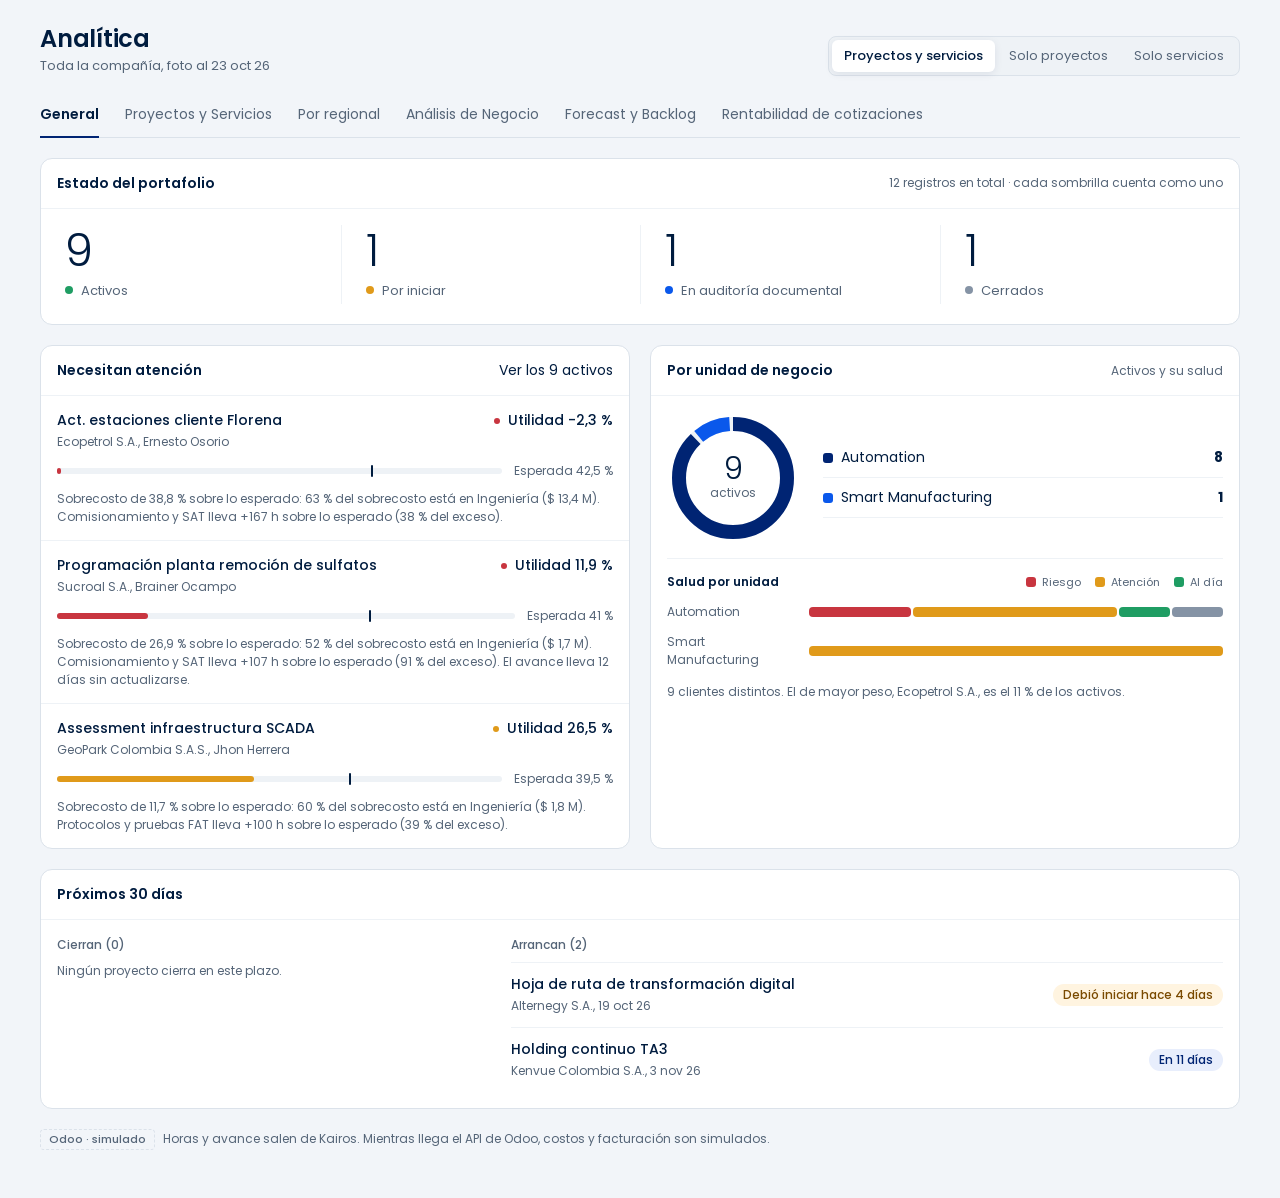
<file: modulos/analitica.html>
<!doctype html><html lang="es"><head><meta charset="utf-8"><meta name="viewport" content="width=device-width,initial-scale=1,viewport-fit=cover">
<title>Kairos Analítica</title>
<meta name="claude:viewport-fit-sides" content="cover">
<link rel="stylesheet" href="https://fonts.googleapis.com/css2?family=Poppins:wght@300;400;500;600&display=swap">
<script>(function(){try{var p=window.parent;if(p!==window&&p.KAIROS_SHELL){var d=document.documentElement;d.classList.add('in-kairos');var th=p.document.documentElement.getAttribute('data-theme');if(th)d.setAttribute('data-theme',th);window.KAIROS_SHELL=p.KAIROS_SHELL;}}catch(e){}})();</script>
<script src="ejecucion-data.js"></script>
<style>
/* Analitica · tokens del shell de Kairos Ecosistema; diseno aprobado en «Boceto Analitica» (30-oct) */
:root {
  --font: 'Poppins', 'Segoe UI', system-ui, sans-serif;
  --navy: #001c3f; --blue: #002473; --bright: #0a58eb; --cyan: #00dcfa; --violet: #7543ff;
  --bg: #f2f5f9; --surface: #fff; --surface-2: #f6f8fb; --ink: #001c3f; --muted: #556578; --line: #dbe2ea; --line-2: #eef2f6;
  --primary: #002473; --primary-ink: #fff; --primary-soft: #e8eefc; --focus: #0a58eb;
  --ok-bg: #e5f7ee; --ok-ink: #145a37; --ok: #1f9d63; --warn-bg: #fff4e0; --warn-ink: #7a4a00; --warn: #e09a1a; --err-bg: #fbeaeb; --err-ink: #b0353c; --err: #c8353f;
  --p-TC1: #9fb3c8; --p-TC2: #6c87a8; --p-E1: #00b8d9; --p-E2: #0a58eb; --p-E3: #002473; --p-E4: #7543ff; --p-E5: #e3a008;
  --exec: #002473; --quot: #9fb3c8; --rest: #1f9d63; --over: #c8353f; --off-bg: #eef2f6; --off-ink: #8593a5;
  --shadow: 0 8px 20px rgba(0,28,63,.16); --shadow-sm: 0 2px 8px rgba(0,28,63,.08); --r-ctl: 8px; --r-surf: 12px;
}
@media (prefers-color-scheme: dark) { :root:not([data-theme="light"]) {
  --bg: #07111f; --surface: #0d1b2f; --surface-2: #112339; --ink: #e7eef7; --muted: #9db0c5; --line: #22385a; --line-2: #182b45; --navy: #e7eef7;
  --primary: #5d8dff; --primary-ink: #04122a; --primary-soft: #16294a; --focus: #7fb0ff; --bright: #7fb0ff;
  --ok-bg: #0e3324; --ok-ink: #8fe3b6; --ok: #3fc98a; --warn-bg: #3a2a0c; --warn-ink: #ffd28a; --warn: #f0b440; --err-bg: #3d1519; --err-ink: #ff7a80; --err: #ff6b73;
  --p-E3: #5d8dff; --exec: #5d8dff; --quot: #4a5d78; --rest: #3fc98a; --over: #ff6b73; --off-bg: #132439; --off-ink: #7a8ea6;
  --shadow: 0 12px 32px rgba(0,0,0,.55); --shadow-sm: 0 2px 8px rgba(0,0,0,.4); color-scheme: dark; } }
:root[data-theme="dark"] {
  --bg: #07111f; --surface: #0d1b2f; --surface-2: #112339; --ink: #e7eef7; --muted: #9db0c5; --line: #22385a; --line-2: #182b45; --navy: #e7eef7;
  --primary: #5d8dff; --primary-ink: #04122a; --primary-soft: #16294a; --focus: #7fb0ff; --bright: #7fb0ff;
  --ok-bg: #0e3324; --ok-ink: #8fe3b6; --ok: #3fc98a; --warn-bg: #3a2a0c; --warn-ink: #ffd28a; --warn: #f0b440; --err-bg: #3d1519; --err-ink: #ff7a80; --err: #ff6b73;
  --p-E3: #5d8dff; --exec: #5d8dff; --quot: #4a5d78; --rest: #3fc98a; --over: #ff6b73; --off-bg: #132439; --off-ink: #7a8ea6;
  --shadow: 0 12px 32px rgba(0,0,0,.55); --shadow-sm: 0 2px 8px rgba(0,0,0,.4); color-scheme: dark; }
@property --n { syntax: '<integer>'; inherits: false; initial-value: 0; }
* { box-sizing: border-box; }
body { margin: 0; background: var(--bg); color: var(--ink); font-family: var(--font); font-size: 14px; line-height: 1.5; font-variant-numeric: tabular-nums; padding-left: max(16px, env(safe-area-inset-left, 0px)); padding-right: max(16px, env(safe-area-inset-right, 0px)); padding-block: 24px 48px; }
button, input, select, textarea { font: inherit; color: inherit; }
button { cursor: pointer; background: none; border: 0; padding: 0; text-align: left; }
a { color: inherit; text-decoration: none; }
:focus-visible { outline: 2px solid var(--focus); outline-offset: 2px; border-radius: 6px; }
h1, h2, h3, h4, p { margin: 0; text-wrap: balance; }
.wrap { max-width: 1200px; margin: 0 auto; display: flex; flex-direction: column; gap: 20px; }
.ic { width: 16px; height: 16px; fill: none; stroke: currentColor; stroke-width: 1.8; stroke-linecap: round; stroke-linejoin: round; flex: none; }
.muted { color: var(--muted); } .sm { font-size: 12px; } .b { font-weight: 600; }
.row { display: flex; flex-wrap: wrap; align-items: center; gap: 8px; }
.sp { flex: 1 1 auto; }
/* encabezado y navegacion */
.head { display: flex; flex-wrap: wrap; align-items: flex-end; justify-content: space-between; gap: 16px; }
.head h1, h1.ttl { font-size: 24px; font-weight: 600; letter-spacing: -.01em; line-height: 1.25; }
.head p { font-size: 13px; color: var(--muted); margin-top: 2px; }
.crumb { display: flex; flex-wrap: wrap; align-items: center; gap: 6px; font-size: 13px; color: var(--muted); }
.crumb button { color: var(--muted); display: inline-flex; align-items: center; gap: 6px; } .crumb button:hover { color: var(--bright); }
.tabs { display: flex; flex-wrap: wrap; gap: 4px 26px; border-bottom: 1px solid var(--line); }
.tabs button { padding: 8px 0 11px; font-size: 14px; color: var(--muted); border-bottom: 2px solid transparent; margin-bottom: -1px; }
.tabs button:hover { color: var(--ink); }
.tabs button[aria-selected=true] { color: var(--ink); font-weight: 600; border-bottom-color: var(--primary); }
.filters { display: flex; flex-wrap: wrap; gap: 8px; align-items: center; }
.seg { display: inline-flex; flex-wrap: wrap; gap: 2px; padding: 3px; background: var(--line-2); border: 1px solid var(--line); border-radius: var(--r-ctl); flex: none; }
.seg button { padding: 6px 12px; font-size: 13px; color: var(--muted); border-radius: 6px; display: inline-flex; align-items: center; gap: 8px; white-space: nowrap; }
.seg button[aria-pressed=true] { background: var(--surface); color: var(--ink); font-weight: 500; box-shadow: var(--shadow-sm); }
.seg b { font-weight: 500; font-size: 12px; padding: 0 7px; border-radius: 999px; background: var(--line); color: var(--muted); }
.seg b.w { background: var(--warn-bg); color: var(--warn-ink); } .seg b.e { background: var(--err-bg); color: var(--err-ink); }
select, input[type=search], input[type=number] { border: 1px solid var(--line); background: var(--surface); border-radius: var(--r-ctl); padding: 7px 12px; font-size: 13px; max-width: 100%; }
.btn { border: 1px solid var(--line); background: var(--surface); border-radius: var(--r-ctl); padding: 6px 12px; font-size: 13px; font-weight: 500; display: inline-flex; align-items: center; gap: 6px; }
.btn:hover { border-color: var(--bright); } .btn.pri { background: var(--primary); color: var(--primary-ink); border-color: var(--primary); }
.lnk { color: var(--bright); font-size: 13px; font-weight: 500; } .lnk:hover { text-decoration: underline; }
.tg { display: inline-flex; align-items: center; gap: 8px; font-size: 13px; cursor: pointer; position: relative; }
.tg i { width: 34px; height: 20px; border-radius: 10px; background: var(--line); position: relative; transition: background .15s; }
.tg i::after { content: ""; position: absolute; top: 2px; left: 2px; width: 16px; height: 16px; border-radius: 50%; background: #fff; transition: transform .15s; }
.tg input:checked + i { background: var(--bright); } .tg input:checked + i::after { transform: translateX(14px); }
.tg input { position: absolute; opacity: 0; width: 1px; height: 1px; }
.tg input:focus-visible + i { outline: 2px solid var(--focus); outline-offset: 2px; }
/* superficies */
.card { background: var(--surface); border: 1px solid var(--line); border-radius: var(--r-surf); padding: 16px; min-width: 0; }
.cardh { display: flex; flex-wrap: wrap; align-items: center; gap: 8px 12px; margin: -16px -16px 16px; padding: 14px 16px; border-bottom: 1px solid var(--line-2); }
.card h3 { font-size: 14px; font-weight: 600; }
.card.flush { padding: 0; overflow: hidden; } .card.flush .cardh { margin: 0; }
.cardf { display: flex; flex-wrap: wrap; align-items: center; justify-content: space-between; gap: 12px; padding: 12px 16px; border-top: 1px solid var(--line-2); font-size: 12px; color: var(--muted); }
.eyebrow { font-size: 12px; color: var(--muted); font-weight: 500; }
.two { display: grid; grid-template-columns: repeat(auto-fit, minmax(min(100%, 420px), 1fr)); gap: 20px; }
.pill { display: inline-flex; align-items: center; gap: 6px; border-radius: 999px; padding: 2px 10px; font-size: 12px; font-weight: 500; white-space: nowrap; }
.pill.ok { background: var(--ok-bg); color: var(--ok-ink); } .pill.warn { background: var(--warn-bg); color: var(--warn-ink); }
.pill.err { background: var(--err-bg); color: var(--err-ink); } .pill.off { background: var(--off-bg); color: var(--muted); }
.pill.pri { background: var(--primary-soft); color: var(--primary); }
.dot { width: 8px; height: 8px; border-radius: 50%; flex: none; display: inline-block; background: var(--off-ink); }
.sq { width: 10px; height: 10px; border-radius: 3px; flex: none; display: inline-block; }
.sim { display: inline-flex; align-items: center; border: 1px dashed var(--line); color: var(--muted); border-radius: 4px; padding: 1px 8px; font-size: 11px; font-weight: 500; white-space: nowrap; }
.leg { display: flex; flex-wrap: wrap; gap: 6px 14px; font-size: 11px; color: var(--muted); }
.leg span { display: inline-flex; align-items: center; gap: 6px; }
.leg i { display: inline-block; width: 10px; height: 10px; border-radius: 3px; }
/* numerales */
.big { font-size: 44px; font-weight: 300; line-height: 1; letter-spacing: -.02em; }
.mid { font-size: 30px; font-weight: 300; line-height: 1; letter-spacing: -.02em; }
.huge { font-size: 64px; font-weight: 300; line-height: 1; letter-spacing: -.03em; }
.lab { display: flex; align-items: center; gap: 8px; font-size: 13px; color: var(--muted); }
.cnts { display: grid; grid-template-columns: repeat(auto-fit, minmax(150px, 1fr)); margin: 4px -16px; }
.cnt { display: flex; flex-direction: column; gap: 8px; padding: 4px 24px; border-left: 1px solid var(--line-2); min-width: 0; }
.cnt:first-child { border-left: 0; }
/* barras */
.ub { position: relative; display: block; height: 6px; border-radius: 3px; background: var(--line-2); min-width: 40px; }
.ub i { position: absolute; left: 0; top: 0; bottom: 0; border-radius: 3px; background: var(--primary); }
.ub u { position: absolute; top: -3px; bottom: -3px; width: 2px; border-radius: 1px; background: var(--navy); transform: translateX(-1px); }
.stk { display: flex; gap: 2px; }
.stk i { display: block; border-radius: 4px; min-width: 0; }
.hb { display: flex; flex-direction: column; gap: 12px; }
.hb .r, .cmp { display: grid; grid-template-columns: minmax(0, 30%) minmax(0, 1fr) auto; gap: 12px; align-items: center; font-size: 13px; }
.hb .r > span:first-child, .cmp > span:first-child { overflow: hidden; text-overflow: ellipsis; white-space: nowrap; min-width: 0; color: var(--muted); }
.hb .r b, .cmp b { font-weight: 500; }
.trk { position: relative; display: block; height: 8px; background: var(--line-2); border-radius: 4px; min-width: 0; }
.trk .f { position: absolute; left: 0; top: 0; bottom: 0; border-radius: 4px; background: var(--exec); }
.trk .f.over { background: var(--over); } .trk .f.q { background: var(--quot); }
.trk .mk { position: absolute; top: -4px; bottom: -4px; width: 2px; border-radius: 1px; background: var(--navy); }
/* listas y tablas */
.att { display: flex; flex-direction: column; margin: -16px -16px -16px; }
.att .it { display: flex; flex-direction: column; gap: 10px; padding: 14px 16px; border-bottom: 1px solid var(--line-2); width: 100%; }
.att .it:last-child { border-bottom: 0; }
.att button.it:hover .nm { color: var(--bright); }
.nm { font-weight: 500; font-size: 14px; overflow-wrap: anywhere; }
.alerts { display: flex; flex-direction: column; gap: 8px; }
.al { display: flex; flex-wrap: wrap; align-items: center; gap: 8px; border: 1px solid var(--line); border-left-width: 3px; border-radius: var(--r-ctl); padding: 9px 12px; font-size: 13px; }
.al.err { border-left-color: var(--err); background: var(--err-bg); } .al.warn { border-left-color: var(--warn); background: var(--warn-bg); } .al.ok { border-left-color: var(--ok); background: var(--ok-bg); }
.al .t { flex: 1 1 220px; min-width: 0; }
.al .btn { padding: 3px 10px; font-size: 12px; }
.tbl { overflow-x: auto; max-width: 100%; }
table { border-collapse: collapse; width: 100%; font-size: 13px; min-width: 460px; }
th, td { padding: 9px 12px; border-bottom: 1px solid var(--line-2); text-align: left; white-space: nowrap; }
th { font-size: 12px; color: var(--muted); font-weight: 500; background: var(--surface-2); position: sticky; top: 0; }
td.n, th.n { text-align: right; } tr.tot td { font-weight: 600; border-top: 1px solid var(--line); }
td.red { color: var(--err-ink); font-weight: 600; }
details.alt { margin-top: 12px; } details.alt summary { cursor: pointer; font-size: 12px; color: var(--bright); font-weight: 500; }
.grid { display: grid; column-gap: 16px; align-items: center; padding: 0 16px; }
.grid.hd { padding-top: 9px; padding-bottom: 9px; background: var(--surface-2); border-bottom: 1px solid var(--line-2); font-size: 12px; color: var(--muted); }
.grid.rw { padding-top: 13px; padding-bottom: 13px; border-bottom: 1px solid var(--line-2); }
.grid.rw[data-go] { cursor: pointer; } .grid.rw[data-go]:hover { background: var(--surface-2); }
.grid.rw.kid { padding-left: 40px; background: var(--surface-2); }
.grid span.n { text-align: right; } .grid.rw.rgsub { background: var(--surface-2); }
button.lnk { border: 0; background: none; padding: 0; cursor: pointer; font: inherit; color: var(--ink); text-align: left; }
.cp { grid-template-columns: 112px minmax(240px, 2.2fr) minmax(130px, 1.3fr) repeat(4, minmax(88px, 1fr)) minmax(110px, 1fr); }
.kc { display: inline-flex; align-items: center; gap: 8px; font-size: 14px; }
.kc i { width: 6px; height: 6px; border-radius: 50%; flex: none; }
.tw { color: var(--bright); font-size: 12px; font-weight: 500; display: inline-flex; align-items: center; gap: 4px; }
/* indicadores del detalle */
.hero { display: flex; flex-wrap: wrap; padding: 0; }
.hero .hl { flex: 1.6 1 440px; min-width: 0; display: flex; flex-direction: column; gap: 20px; padding: 24px 28px; }
.hero .hr { flex: 1 1 300px; min-width: 0; display: flex; flex-direction: column; padding: 24px 28px; background: var(--surface-2); border-left: 1px solid var(--line-2); border-radius: 0 var(--r-surf) var(--r-surf) 0; }
.kv { display: flex; justify-content: space-between; gap: 16px; padding: 12px 0; border-top: 1px solid var(--line); }
.kv span:first-child { color: var(--muted); }
.scale { position: relative; height: 32px; }
.scale .ml { position: absolute; top: 0; transform: translateX(-50%); font-size: 11px; color: var(--muted); white-space: nowrap; }
.scale .tr { position: absolute; left: 0; right: 0; top: 20px; height: 8px; border-radius: 4px; background: var(--line-2); }
.scale .fl { position: absolute; left: 0; top: 20px; height: 8px; border-radius: 4px; }
.scale .tk { position: absolute; top: 14px; width: 2px; height: 20px; border-radius: 1px; background: var(--navy); }
.kpl { display: flex; flex-wrap: wrap; margin: -4px -16px; }
.kpl .k { flex: 1 1 180px; min-width: 0; display: flex; flex-direction: column; gap: 8px; padding: 4px 20px; border-left: 1px solid var(--line-2); }
.kpl .k:first-child { border-left: 0; }
.kpl .cs { font-size: 12px; color: var(--muted); }
.kpis { display: grid; grid-template-columns: repeat(auto-fit, minmax(220px, 1fr)); gap: 16px; }
.kpi { background: var(--surface); border: 1px solid var(--line); border-radius: var(--r-surf); padding: 16px; display: flex; flex-direction: column; gap: 8px; min-width: 0; }
.kpi .v { font-size: 30px; font-weight: 300; line-height: 1.1; letter-spacing: -.02em; }
.kpi .causa { font-size: 12px; color: var(--muted); }
.kpi.err { border-left: 3px solid var(--err); } .kpi.warn { border-left: 3px solid var(--warn); } .kpi.ok { border-left: 3px solid var(--ok); }
/* ocupacion */
.weeks { display: flex; gap: 8px; align-items: center; min-width: 0; }
.icon-btn { width: 34px; height: 34px; border-radius: var(--r-ctl); display: inline-flex; align-items: center; justify-content: center; color: var(--muted); flex: none; border: 1px solid var(--line); background: var(--surface); }
.icon-btn:hover:not(:disabled) { background: var(--surface-2); color: var(--ink); } .icon-btn:disabled { opacity: .4; cursor: default; }
.wlist { display: flex; gap: 6px; overflow-x: auto; scrollbar-width: none; min-width: 0; flex: 1; padding: 11px 2px 2px; }
.wlist::-webkit-scrollbar { display: none; }
.wk { position: relative; flex: 1 0 104px; display: flex; flex-direction: column; align-items: flex-start; gap: 1px; padding: 7px 10px; border-radius: var(--r-ctl); border: 1px solid var(--line); background: var(--surface); }
.wk b { font-size: 12.5px; font-weight: 600; white-space: nowrap; }
.wk small { font-size: 11px; color: var(--muted); white-space: nowrap; }
.wk[aria-pressed="true"] { background: var(--primary); border-color: var(--primary); color: var(--primary-ink); }
.wk[aria-pressed="true"] small { color: inherit; opacity: .85; }
.wk.cur::after { content: "Hoy"; position: absolute; top: -9px; right: 8px; z-index: 1; font-size: 10px; font-weight: 600; padding: 0 6px; border-radius: 999px; background: var(--bright); color: #fff; box-shadow: 0 0 0 2px var(--bg); }
.oc { grid-template-columns: minmax(220px, 1.4fr) repeat(var(--nw, 4), minmax(86px, 1fr)); column-gap: 8px; }
.oc.rw { padding-top: 8px; padding-bottom: 8px; }
.cell { height: 36px; border-radius: var(--r-ctl); display: flex; align-items: center; justify-content: center; font-size: 13px; }
.cell.sub { background: var(--warn-bg); color: var(--warn-ink); } .cell.ok { background: var(--primary-soft); color: var(--primary); } .cell.sobre { background: var(--err-bg); color: var(--err-ink); }
.av { width: 30px; height: 30px; border-radius: 50%; overflow: hidden; flex: none; background: var(--blue); display: inline-flex; }
.av img { width: 100%; height: 100%; object-fit: cover; display: block; }
.av .ini { width: 100%; height: 100%; display: flex; align-items: center; justify-content: center; color: #fff; font-weight: 600; font-size: 11px; }
/* estados */
.state { text-align: center; padding: 40px 16px; color: var(--muted); display: flex; flex-direction: column; gap: 8px; align-items: center; }
.state h3 { color: var(--ink); }
.sk { background: linear-gradient(90deg, var(--line-2), var(--line), var(--line-2)); background-size: 200% 100%; animation: sk 1.2s linear infinite; border-radius: var(--r-surf); height: 76px; }
@keyframes sk { to { background-position: -200% 0; } }
.banner { display: flex; flex-wrap: wrap; align-items: center; gap: 8px; border: 1px solid var(--warn); background: var(--warn-bg); color: var(--warn-ink); border-radius: var(--r-ctl); padding: 9px 12px; font-size: 13px; }
.cm { display: flex; flex-direction: column; gap: 8px; } .cm .c { border: 1px solid var(--line); border-radius: var(--r-ctl); padding: 8px 12px; font-size: 13px; background: var(--surface-2); }
.cm textarea { border: 1px solid var(--line); background: var(--surface); border-radius: var(--r-ctl); padding: 8px; width: 100%; min-height: 56px; resize: vertical; }
.ph { border-style: dashed; }
svg text.halo { paint-order: stroke; stroke: var(--surface); stroke-width: 4px; stroke-linejoin: round; }
svg[role=img] { display: block; max-width: 820px; margin-inline: auto; overflow: visible; } svg text { font-family: var(--font); fill: var(--ink); }
/* movimiento: solo al entrar a una vista, luego quieto */
.num { counter-reset: n var(--n); } .num::after { content: counter(n); }
.anim .num { animation: count 1.1s cubic-bezier(.2,.7,.2,1) both; animation-delay: .2s; }
.anim .rise { animation: rise .55s cubic-bezier(.2,.7,.2,1) both; animation-delay: calc(var(--i, 0) * 60ms); }
.anim .grow { transform-origin: left center; animation: grow .9s cubic-bezier(.2,.7,.2,1) both; animation-delay: calc(.25s + var(--i, 0) * 60ms); }
.anim .up { transform-box: fill-box; transform-origin: center bottom; animation: up .8s cubic-bezier(.2,.7,.2,1) both; animation-delay: calc(.2s + var(--i, 0) * 80ms); }
.anim .seg-draw { animation: segd 1s cubic-bezier(.2,.7,.2,1) both; animation-delay: .2s; }
@keyframes count { from { --n: 0; } }
@keyframes rise { from { opacity: 0; transform: translateY(8px); } to { opacity: 1; transform: none; } }
@keyframes grow { from { transform: scaleX(0); } to { transform: scaleX(1); } }
@keyframes up { from { transform: scaleY(0); } to { transform: scaleY(1); } }
@keyframes segd { from { stroke-dasharray: 0 340; } }
@media (max-width: 520px) { .huge { font-size: 48px; } .big { font-size: 36px; } .hb .r, .cmp { grid-template-columns: 1fr auto; } .hb .r .trk, .cmp .trk { grid-column: 1 / -1; order: 3; } .hero .hr { border-left: 0; border-top: 1px solid var(--line-2); border-radius: 0 0 var(--r-surf) var(--r-surf); } }
@media (prefers-reduced-motion: reduce) { .sk, .anim .num, .anim .rise, .anim .grow, .anim .up, .anim .seg-draw { animation: none; } }
.ktp { display: inline-flex; align-items: center; gap: 6px; white-space: nowrap; }
.seg .kt-flag, .seg .kt-dots { margin-right: 2px; }

/* «Ver como tabla» con el estandar de grilla [comentario 03-nov] */
details.tv > summary, details.alt > summary { display: inline-flex; align-items: center; gap: 6px; }
details.tv[open] > .tbl-wrap, details.alt[open] > .tbl { margin-top: 8px; }
.tv .tbl-wrap, .alt .tbl { overflow-x: auto; border: 1px solid var(--line); border-radius: var(--r-surf, 12px); background: var(--surface); max-height: 420px; overflow-y: auto; }
.tv table.keep, .alt .tbl table { width: 100%; min-width: 0; border-collapse: separate; border-spacing: 0; font-size: 12.5px; font-variant-numeric: tabular-nums; }
.tv table.keep th, .alt .tbl table th { position: sticky; top: 0; z-index: 1; background: var(--surface-2); font-size: 11px; text-transform: uppercase; letter-spacing: .05em; color: var(--muted); font-weight: 500; padding: 9px 12px; border-bottom: 1px solid var(--line); white-space: nowrap; }
.tv table.keep td, .alt .tbl table td { padding: 8px 12px; border-bottom: 1px solid var(--line-2, var(--line)); white-space: nowrap; }
.tv table.keep tbody tr:last-child td, .alt .tbl table tbody tr:last-child td { border-bottom: 0; }
.tv table.keep tbody tr:nth-child(even) td, .alt .tbl table tbody tr:nth-child(even) td { background: color-mix(in srgb, var(--surface-2) 45%, var(--surface)); }
.tv table.keep tbody tr:hover td, .alt .tbl table tbody tr:hover td { background: var(--primary-soft); }
.tv table.keep td:first-child, .alt .tbl table td:first-child { font-weight: 500; }
.tv table.keep th:first-child, .alt .tbl table th:first-child { text-align: left; }

/* omnIA embebida: IA simulada */
.ai-bar { display: flex; flex-wrap: wrap; align-items: center; gap: 8px; margin: 0 0 12px; }
.btn.aib { display: inline-flex; align-items: center; border-radius: 999px; border: 1px solid #9be9f7; color: var(--ink, inherit); background: linear-gradient(90deg, color-mix(in srgb, #00dcfa 14%, var(--surface, #fff)), color-mix(in srgb, #0a58eb 10%, var(--surface, #fff))); padding-left: 8px; gap: 8px; font-weight: 500; cursor: pointer; }
.btn.aib:hover { box-shadow: 0 0 0 3px rgba(0, 220, 250, .25); }
.aiorb { width: 18px; height: 18px; border-radius: 50%; flex: none; display: inline-block; background: radial-gradient(circle at 40% 35%, #00dcfa 0, #0a58eb 38%, #001c3f 78%); }
.as-sim { font-size: 10.5px; font-weight: 600; color: #00727f; border: 1px dashed #00b8d9; border-radius: 999px; padding: 1px 8px; white-space: nowrap; }
[data-theme="dark"] .as-sim { color: #5fe3f5; }
.aiask .aih { display: flex; flex-wrap: wrap; align-items: center; gap: 8px; }
.aiask .aiq { display: flex; flex-wrap: wrap; gap: 8px; margin-top: 12px; }
.aiask .aiq .aib { white-space: normal; text-align: left; }
</style>
</head><body><div class="wrap" id="app"></div>
<script>
(function(){"use strict";
var SEED = [
      { id: 'p01', code: '30202004200', name: 'Act. estaciones cliente Florena', client: 'cli-01', cat: 'proyecto', multiCeco: true, state: 'activo', leader: 'Ernesto Osorio', start: '2026-07-06', end: '2026-12-18', team: ['Willian Villalobos', 'Camilo Ávila', 'Cristian Córdoba', 'Cristian Pérez', 'José Oviedo', 'Federman Tapia'], refH: 1840, quote: 'S04112', un: 'AU', pct: .55, na: ['P09'],
        supAdds: [{ quoteId: 'S04288', name: 'Instrumentación de estaciones', value: 37400000, at: '2026-09-14' }] },
      { id: 'p02', code: '30401007200', name: 'Contrato mtto plataforma Rockwell 2026', client: 'cli-02', cat: 'servicio', sub: 'mantenimiento', state: 'activo', leader: 'Ernesto Osorio', start: '2026-03-02', end: '2027-02-26', team: ['Brayan Castro', 'Juan Quintero', 'Néstor Mazabuel', 'Juan Menco', 'Brainer Ocampo'], refH: 960, quote: 'S03977', un: 'AU', pct: .6 },
      { id: 'p03', code: '30029800000', name: 'Assessment infraestructura SCADA', client: 'cli-03', cat: 'proyecto', state: 'activo', leader: 'Jhon Herrera', start: '2026-08-03', end: '2026-12-11', team: ['Simón Giraldo', 'Iván Velasco', 'Miguel Quintero', 'Kevin Peña'], refH: 1120, quote: 'S04190', un: 'AU', pct: .4 },
      { id: 'p04', code: '30301053200', name: 'Bolsa de horas de ingeniería 2026 · 40 días', client: 'cli-04', cat: 'servicio', sub: 'bolsa', state: 'activo', leader: 'Miguel Quintero', start: '2026-01-12', end: '2026-12-18', team: ['Miguel Quintero', 'Laura Posso'], refH: 600, quote: 'S03902', un: 'AU', pct: .7 },
      { id: 'p05', code: '30027700000', name: 'BC PLC programming for Layer 3 Pasir', client: 'cli-05', group: 'Barry Callebaut · Pasir Gudang', cat: 'proyecto', multiCeco: true, state: 'activo', leader: 'Rafael de Vega', start: '2026-06-01', end: '2027-01-29', team: ['Nataly Méndez', 'Carlos Restrepo', 'Luis Lara', 'Víctor Rivera'], refH: 2480, quote: 'S04095', un: 'SM', pct: .45 },
      { id: 'p06', code: '30014700000', name: 'Change Request 1: Pasir Gudang', client: 'cli-05', group: 'Barry Callebaut · Pasir Gudang', cat: 'proyecto', state: 'cerrado', leader: 'Rafael de Vega', start: '2025-11-03', end: '2026-05-29', team: ['Nataly Méndez'], refH: 760, quote: 'S03811', un: 'SM', pct: 1 },
      { id: 'p07', code: '30311055800', name: 'Programación planta remoción de sulfatos', client: 'cli-06', cat: 'proyecto', state: 'activo', leader: 'Brainer Ocampo', start: '2026-09-07', end: '2027-01-22', team: ['Brainer Ocampo', 'Brayan Castro'], refH: 880, quote: 'S04233', un: 'AU', pct: .25 },
      { id: 'p08', code: '30311054100', name: 'Contrato de mtto enero a diciembre 2026', client: 'cli-07', cat: 'servicio', sub: 'mantenimiento', state: 'activo', leader: 'Kevin Peña', start: '2026-04-06', end: '2027-03-31', team: ['Kevin Peña'], refH: 520, quote: 'S04011', un: 'AU', pct: .5 },
      { id: 'p09', code: '30032400000', name: 'Holding continuo TA3', client: 'cli-08', cat: 'proyecto', state: 'activo', leader: 'Santiago Tobar', start: '2026-11-03', end: '2027-03-12', team: ['Santiago Tobar', 'Carlos Morales', 'Juan Gutiérrez', 'Federman Tapia'], refH: 1360, quote: 'S04297', un: 'AU', pct: .08 },
      { id: 'p10', code: '30701006500', name: 'Anexo 194 soporte base Manizales RA 2026', client: 'cli-09', cat: 'servicio', sub: 'puntual', state: 'activo', leader: 'Juan Dueñas', start: '2026-10-05', end: '2026-12-04', team: ['Juan Dueñas', 'Diego López', 'George Moreno', 'César Bolívar', 'Carlos Rodríguez'], refH: 240, quote: 'S04340', un: 'AU', pct: .3 },
      { id: 'p11', code: '30009400000', name: 'Toluca MES project · solid lines scope', client: 'cli-05', cat: 'proyecto', state: 'auditoria', leader: 'Natalie Ramírez', start: '2026-04-13', end: '2026-10-16', team: ['Natalie Ramírez', 'Luis Orozco', 'Kenya Sánchez'], refH: 690, quote: 'S04026', un: 'SM', pct: 1, na: ['P09', 'P17'] },
      { id: 'p12', code: '30301044600', name: 'BC Smart Factory PM for Itabuna Brazil', client: 'cli-05', cat: 'proyecto', state: 'cerrado', leader: 'Rafael de Vega', start: '2025-09-01', end: '2026-02-27', team: ['Luis Angulo', 'Daniela Perea', 'Víctor Rivera', 'Cristian Pérez'], refH: 320, quote: 'S03760', un: 'SM', pct: 1 },
      { id: 'p13', code: 'ANT-0003', name: 'Hoja de ruta de transformación digital', client: 'CL5', cat: 'proyecto', state: 'pendiente', leader: 'Laura Posso', start: '2026-10-19', end: '2027-01-29', team: ['Laura Posso'], refH: 288, quote: 'S04377', qid: 'q3', un: 'CO', pct: .04, early: true }
];
var TODAY = '2026-10-23', RATE = 95000, COSTH = 39900, TRM = 4100;
var UMB = { util: 41, prod: 80, dOk: 5, dWarn: 15, fOk: 5, fWarn: 20, uAm: 15, pAm: 10 };
try { var _u = JSON.parse(localStorage.getItem('kairos-analitica-umbrales') || '{}'); for (var _k in _u) if (typeof _u[_k] === 'number') UMB[_k] = _u[_k]; } catch (e) {}
var META = UMB;
var CLIENTS = { CL1: 'Kenvue Colombia S.A.', CL4: 'Ecopetrol S.A.', CL5: 'Alternegy S.A.', 'cli-01': 'Ecopetrol S.A.', 'cli-02': 'Celsia Colombia S.A. E.S.P.', 'cli-03': 'GeoPark Colombia S.A.S.', 'cli-04': 'Duquesa S.A.S. BIC', 'cli-05': 'Barry Callebaut', 'cli-06': 'Sucroal S.A.', 'cli-07': 'Corteva Agriscience de Colombia', 'cli-08': 'Kenvue Colombia S.A.', 'cli-09': 'Rockwell Automation Colombia' };
var UN = { SM: 'Smart Manufacturing', AU: 'Automation', CO: 'Consultoría' };
var STATES = { activo: 'Activo', pendiente: 'Por iniciar', auditoria: 'En auditoría documental', cerrado: 'Cerrado', cancelado: 'Cancelado' };
var PH_TPL = { AU: ['Preparación', 'Configuración de PLC', 'Configuración de HMI', 'Protocolos y pruebas FAT', 'Comisionamiento y SAT'], SM: ['Levantamiento y diseño', 'Desarrollo de aplicación', 'Integración con planta', 'Pruebas FAT', 'Puesta en marcha y SAT'], CO: ['Diagnóstico', 'Análisis y diseño', 'Hoja de ruta', 'Socialización'] };
var NARR = { p01: { kh: 1.3, kv: 1.35, ko: .05, kb: .78, cul: 2 }, p02: { kh: .97, kb: .97 }, p03: { kh: 1.14, kv: 1.05, ko: .01, kb: .92, cul: 1 }, p04: { kh: .85, kb: .85 }, p05: { kh: 1.06, kv: 1.2, ko: .02, kb: .98 }, p06: { kh: 1.04, kv: 1.1, ko: .03, kb: 1 }, p07: { kh: 1.22, kv: 1.4, ko: .04, kb: .85, stale: 12, cul: 1, eu: .41 }, p08: { kh: 1, kb: 1 }, p10: { kh: 1.1, kb: .9 }, p11: { kh: 1.01, kv: .95, kb: 1 }, p12: { kh: .98, kb: 1 } };
function rnd(s) { var h = 2166136261; for (var i = 0; i < s.length; i++) { h ^= s.charCodeAt(i); h = Math.imul(h, 16777619); } h += h << 13; h ^= h >>> 7; h += h << 3; h ^= h >>> 17; h += h << 5; return ((h >>> 0) % 100000) / 100000; }
function day(s) { return new Date(s + 'T00:00:00Z'); }
function iso(d) { return d.toISOString().slice(0, 10); }
function addD(s, n) { var d = day(s); d.setUTCDate(d.getUTCDate() + n); return iso(d); }
function diff(a, b) { return Math.round((day(b) - day(a)) / 864e5); }
function mon(s) { var d = day(s); d.setUTCDate(d.getUTCDate() - (d.getUTCDay() + 6) % 7); return iso(d); }
function r1(x) { return Math.round(x * 10) / 10; }
var nf = new Intl.NumberFormat('es-CO', { maximumFractionDigits: 0 }), nf1 = new Intl.NumberFormat('es-CO', { maximumFractionDigits: 1 });
function N(x) { return nf.format(Math.round(x)); }
function P(x) { return nf1.format(x) + ' %'; }
function M(x) { var a = Math.abs(x); return (x < 0 ? '−' : '') + '$ ' + (a >= 1e6 ? nf1.format(a / 1e6) + ' M' : N(a)); }
function COP(x) { return '$ ' + N(x); }
function E(s) { return String(s == null ? '' : s).replace(/[&<>"]/g, function (c) { return { '&': '&amp;', '<': '&lt;', '>': '&gt;', '"': '&quot;' }[c]; }); }
var MES = ['ene', 'feb', 'mar', 'abr', 'may', 'jun', 'jul', 'ago', 'sep', 'oct', 'nov', 'dic'];
function dshort(s) { var d = day(s); return d.getUTCDate() + ' ' + MES[d.getUTCMonth()] + ' ' + String(d.getUTCFullYear()).slice(2); }
function mlabel(k) { return MES[+k.slice(5, 7) - 1] + ' ' + k.slice(2, 4); }

/* ---------- carga ---------- */
function loadProjects() {
  try { var raw = JSON.parse(localStorage.getItem('kairos-proyectos-v1-real') || 'null'); if (raw && raw.projects && raw.projects.length) return raw.projects; } catch (e) {}
  return JSON.parse(JSON.stringify(SEED));
}
function avanceOf(p) {
  if (p.cat === 'servicio') return null;
  var raw = p.av, started = p.state !== 'pendiente' && p.start <= TODAY, closed = p.state === 'cerrado' || p.state === 'auditoria';
  var cecos = raw && raw.cecos && raw.cecos.length ? raw.cecos : [{ id: 'c1', code: p.code, name: 'CECO principal' }];
  if (!raw && p.multiCeco) cecos = cecos.concat([{ id: 'c2', code: p.code + '-02', name: 'CECO adicional · alcance ampliado' }]);
  var phases = raw && raw.phases && raw.phases.length ? raw.phases.map(function (x) { return { id: x.id, name: x.name, w: x.w, ceco: x.ceco || 'c1', s: x.s, e: x.e }; }) : null;
  if (!phases) {
    var tpl = (PH_TPL[p.un] || PH_TPL.AU).concat(['Gestión del proyecto']), ws = tpl.map(function (n, i) { return .6 + rnd(p.code + 'w' + i); }), sw = ws.reduce(function (a, b) { return a + b; }, 0);
    phases = tpl.map(function (n, i) { var s = i < tpl.length - 1 ? i / (tpl.length - 1) * .8 : 0; return { id: 'f' + (i + 1), name: n, w: r1(ws[i] / sw * 100), ceco: 'c1', s: s, e: i < tpl.length - 1 ? Math.min(1, s + .34) : 1 }; });
  }
  var ph = {}, pct = null, at = null, rep = raw && raw.reports && raw.reports.length ? raw.reports[raw.reports.length - 1] : null;
  if (started) {
    if (rep) { ph = rep.ph || {}; pct = rep.pct; at = rep.at; }
    else if (!raw) {
      var tgt = closed ? 100 : (p.pct || 0) * 100, acc = 0;
      phases.forEach(function (x) { var take = Math.max(0, Math.min(100, (tgt - acc) / x.w * 100)); ph[x.id] = Math.round(take); acc += x.w * ph[x.id] / 100; });
      pct = r1(acc); at = closed ? p.end : addD(TODAY, -(1 + Math.floor(rnd(p.code + 'at') * 7)));
    }
  }
  var nar = NARR[p.id] || {};
  if (nar.stale && at) at = addD(TODAY, -nar.stale);
  return { cecos: cecos, phases: phases, ph: ph, pct: pct, at: at, closed: closed };
}

/* ---------- simulacion ---------- */
var SIM = {};
/* [ACORDADO 30-oct] utilidad esperada = (valor cotizado - costo presupuestado) / valor, al cerrar la cotizacion ganada. Simulada hasta conectar Cotizaciones. */
function expU(p) { if (typeof p.expUtil === 'number') return p.expUtil; var n = NARR[p.id] || {}; return n.eu != null ? n.eu : Math.round(360 + rnd(p.code + 'eu') * 80) / 1000; }
function simulate(p) {
  var nar = NARR[p.id] || {}, av = avanceOf(p), F = p.refH * RATE, eu = expU(p), started = p.state !== 'pendiente' && p.start <= TODAY && p.state !== 'cancelado';
  var closed = p.state === 'cerrado' || p.state === 'auditoria', tEl = closed ? 1 : Math.max(0, Math.min(1, diff(p.start, TODAY) / Math.max(1, diff(p.start, p.end))));
  var plan = !started ? 0 : closed ? 1 : (av && av.pct != null ? av.pct / 100 : tEl);
  var kh = nar.kh || (.92 + rnd(p.code + 'kh') * .2), kv = nar.kv || (.9 + rnd(p.code + 'kv') * .25), ko = nar.ko != null ? nar.ko : rnd(p.code + 'ko') * .012, kb = nar.kb || (.88 + rnd(p.code + 'kb') * .14);
  var cecos = av ? av.cecos : [{ id: 'c1', code: p.code, name: p.cat === 'servicio' ? 'CECO del servicio' : 'CECO principal' }];
  var s = { p: p, av: av, plan: plan, started: started, closed: closed, cecos: cecos, hours: [], costs: [], inv: [],
    q: { h: p.refH, f: F, c: { 'Ingeniería': .42 / .59 * (1 - eu) * F, 'Viáticos': .17 / .59 * (1 - eu) * F, 'Otros': 0 } } };
  s.q.cTot = (1 - eu) * F; s.eu = eu;
  if (!started) return s;
  var end = closed ? p.end : (p.end < TODAY ? p.end : TODAY), W = [];
  for (var w = mon(p.start); w <= end; w = addD(w, 7)) W.push(w);
  var wts = W.map(function (w, i) { return .6 + rnd(p.code + 'wk' + i); }), swt = wts.reduce(function (a, b) { return a + b; }, 0), H = p.refH * plan * kh;
  var team = p.team && p.team.length ? p.team : [p.leader], tw = team.map(function (n, i) { return (i === 0 ? 1.6 : .6) + rnd(p.code + 'tm' + i); }), stw = tw.reduce(function (a, b) { return a + b; }, 0);
  var PERF = ['Ingeniero senior', 'Ingeniero', 'Analista'];
  var perfil = {}; team.forEach(function (n, i) { perfil[n] = PERF[i === 0 ? 0 : 1 + Math.floor(rnd(p.code + 'pf' + i) * 2)]; });
  s.perfil = perfil;
  var phs = av ? av.phases : null, cul = nar.cul != null ? nar.cul : -1;
  W.forEach(function (w, i) {
    var hw = H * wts[i] / swt, t = (i + .5) / W.length;
    team.forEach(function (m, j) {
      var h = Math.round(hw * tw[j] / stw * 2) / 2; if (h <= 0) return;
      var phase = null, cid = 'c1';
      if (phs) {
        var pw = phs.map(function (x, k) { var ov = Math.max(0, Math.min(x.e, t + .15) - Math.max(x.s, t - .15)); return ov * (k === cul ? 1.9 : /^Gesti/.test(x.name) ? .3 : 1) + .01; }), tot = pw.reduce(function (a, b) { return a + b; }, 0), r = rnd(p.code + w + m) * tot, k = 0;
        while (k < pw.length - 1 && r > pw[k]) { r -= pw[k]; k++; }
        phase = phs[k]; cid = phase.ceco;
      } else if (cecos.length > 1 && rnd(p.code + w + m + 'c') < .25) cid = cecos[1].id;
      s.hours.push({ d: addD(w, Math.floor(rnd(p.code + w + m + 'd') * 5)), person: m, perfil: perfil[m], phase: phase ? phase.name : null, phaseId: phase ? phase.id : null, ceco: cid, h: h });
    });
  });
  s.hours = s.hours.filter(function (r) { return r.d <= TODAY; });
  var hrs = {}; s.hours.forEach(function (r) { var k = r.d.slice(0, 7) + '|' + r.ceco; hrs[k] = (hrs[k] || 0) + r.h; });
  Object.keys(hrs).sort().forEach(function (k) { var m = k.split('|'); s.costs.push({ d: m[0] + '-' + (m[0] === TODAY.slice(0, 7) ? '22' : '28'), cat: 'Ingeniería', sub: 'Horas de ingeniería', v: Math.round(hrs[k] * COSTH * (.97 + rnd(p.code + k) * .06) / 1000) * 1000, ceco: m[1], note: N(hrs[k]) + ' h del mes' }); });
  var months = []; W.forEach(function (w) { var m = w.slice(0, 7); if (months.indexOf(m) < 0) months.push(m); });
  var vTot = s.q.c['Viáticos'] * plan * kv, SUBV = ['Tiquetes aéreos', 'Hospedaje', 'Alimentación y transporte local'];
  months.forEach(function (m, i) { var share = vTot / months.length * (.7 + rnd(p.code + 'v' + m) * .6); if (share > 20000) s.costs.push({ d: m + '-' + (m === TODAY.slice(0, 7) ? '20' : '15'), cat: 'Viáticos', sub: SUBV[i % 3], v: Math.round(share / 1000) * 1000, ceco: 'c1', note: p.cat === 'servicio' ? 'Visita a planta' : 'Desplazamiento a sitio' }); });
  var oTot = ko * F * plan, SUBO = ['Subcontrato especializado', 'Compras menores', 'Calibración externa'];
  if (oTot > 100000) [0, 1, 2].forEach(function (k) { var m = months[Math.min(months.length - 1, Math.floor(rnd(p.code + 'o' + k) * months.length))]; s.costs.push({ d: m + '-10', cat: 'Otros', sub: SUBO[k], v: Math.round(oTot * (k === 0 ? .5 : .25) / 1000) * 1000, ceco: 'c1', note: 'No incluido en la cotización' }); });
  s.costs.sort(function (a, b) { return a.d < b.d ? -1 : 1; });
  var fTot = F * plan * kb, n = Math.max(1, Math.min(6, Math.round(months.length / 1.5))), c2ok = cecos.length < 2 || plan > .6;
  for (var i = 0; i < n; i++) {
    var dd = addD(p.start, Math.round(diff(p.start, closed ? p.end : TODAY) * (i + 1) / n)); if (dd > TODAY) dd = addD(TODAY, -2);
    var age = diff(dd, TODAY), est = closed || age > 45 ? 'Pagada' : (p.id === 'p01' && i === n - 2 ? 'Vencida' : 'Emitida');
    var cat = i === n - 1 && kv > 1.1 ? 'Viáticos' : 'Ingeniería', v = Math.round(fTot / n / 1000) * 1000 ;
    s.inv.push({ no: 'FE-' + (4100 + Math.floor(rnd(p.code + 'in' + i) * 800)), est: est, cop: v, usd: Math.round(v / TRM), cat: cat, d: dd, paid: est === 'Pagada' ? addD(dd, 28) : null, note: cat === 'Viáticos' ? 'Reembolso de viáticos' : 'Hito ' + (i + 1) + ' de ' + n, ceco: 'c1' });
  }
  if (cecos.length > 1 && c2ok) s.inv.push({ no: 'FE-' + (4900 + Math.floor(rnd(p.code + 'c2') * 90)), est: 'Emitida', cop: Math.round(fTot * .12 / 1000) * 1000, usd: Math.round(fTot * .12 / TRM), cat: 'Ingeniería', d: addD(TODAY, -9), paid: null, note: 'Alcance adicional', ceco: cecos[1].id });
  if (cecos.length > 1 && !c2ok) s.sinFactCeco = cecos[1].code;
  return s;
}
function sim(id) { return SIM[id]; }
/* ---------- metricas ---------- */
function sum(a, f) { var t = 0; a.forEach(function (x) { t += f(x); }); return t; }
function inR(d, rg) { return !rg || (d >= rg[0] && d <= rg[1]); }
function metrics(list, rg) {
  var m = { list: list }, W = sum(list, function (s) { return s.p.refH; });
  m.hQ = W; m.hE = sum(list, function (s) { return sum(s.hours.filter(function (r) { return inR(r.d, rg); }), function (r) { return r.h; }); });
  m.cQ = sum(list, function (s) { return s.q.cTot; }); m.fQ = sum(list, function (s) { return s.q.f; });
  m.cE = sum(list, function (s) { return sum(s.costs.filter(function (r) { return inR(r.d, rg); }), function (r) { return r.v; }); });
  m.fE = sum(list, function (s) { return sum(s.inv.filter(function (r) { return inR(r.d, rg); }), function (r) { return r.cop; }); });
  m.plan = W ? sum(list, function (s) { return s.p.refH * s.plan; }) / W : 0;
  var pr = list.filter(function (s) { return s.av && s.av.pct != null; }), wp = sum(pr, function (s) { return s.p.refH; });
  m.avance = wp ? sum(pr, function (s) { return s.p.refH * s.av.pct; }) / wp : null;
  m.hasProy = list.some(function (s) { return s.p.cat === 'proyecto'; });
  m.sinAvance = m.hasProy && list.some(function (s) { return s.av && s.av.pct == null && s.started; });
  m.uExp = m.fQ ? (m.fQ - m.cQ) / m.fQ * 100 : META.util;
  m.noData = m.hE === 0 && m.fE === 0 && m.cE === 0;
  m.cat = {}; ['Ingeniería', 'Viáticos', 'Otros'].forEach(function (c) { m.cat[c] = { q: sum(list, function (s) { return s.q.c[c]; }), e: sum(list, function (s) { return sum(s.costs.filter(function (r) { return r.cat === c && inR(r.d, rg); }), function (r) { return r.v; }); }) }; });
  return m;
}
var LBL = { util: 'Utilidad', prod: 'Productividad', horas: 'Horas', costo: 'Costo', fact: 'Facturación' };
function stOf(k, dev, val, ex) {
  if (k === 'horas' || k === 'costo') return dev <= UMB.dOk ? 'ok' : dev <= UMB.dWarn ? 'warn' : 'err';
  if (k === 'fact') return dev >= -UMB.fOk ? 'ok' : dev >= -UMB.fWarn ? 'warn' : 'err';
  if (k === 'util') { var t = ex != null ? ex : META.util; return val >= t ? 'ok' : val >= t - UMB.uAm ? 'warn' : 'err'; }
  return val >= META.prod ? 'ok' : val >= META.prod - UMB.pAm ? 'warn' : 'err';
}
function kpis(m) {
  var out = {}, none = { st: 'off', disp: '—', dev: 'Sin datos todavía', causa: '', val: null };
  var exp = m.plan * 100, simK = { costo: 1, fact: 1, util: 1 };
  if (m.noData) { Object.keys(LBL).forEach(function (k) { out[k] = { k: k, label: LBL[k], st: 'off', disp: '—', dev: 'Sin datos todavía', causa: '', val: null, sim: !!simK[k] }; }); return out; }
  var hv = m.hE / m.hQ * 100, cv = m.cQ ? m.cE / m.cQ * 100 : 0, fv = m.fE / m.fQ * 100, uv = m.fE > 0 ? (m.fE - m.cE) / m.fE * 100 : null, pv = m.hE > 0 ? m.hQ * m.plan / m.hE * 100 : null;
  var hd = hv - exp, cd = cv - exp, fd = fv - exp;
  out.horas = { k: 'horas', label: 'Horas', val: hv, disp: P(hv), dev: (hd > 0 ? '+' : '') + nf1.format(hd) + ' pp vs esperado ' + P(exp), st: stOf('horas', hd), meta: 'Meta ≤ ' + P(exp) + ' al día de hoy', causa: causaHoras(m, hd) };
  out.costo = { k: 'costo', label: 'Costo', val: cv, disp: P(cv), dev: (cd > 0 ? '+' : '') + nf1.format(cd) + ' pp vs esperado ' + P(exp), st: stOf('costo', cd), meta: 'Meta ≤ ' + P(exp) + ' al día de hoy', causa: causaCosto(m, cd), sim: 1 };
  out.fact = { k: 'fact', label: 'Facturación', val: fv, disp: P(fv), dev: (fd > 0 ? '+' : '') + nf1.format(fd) + ' pp vs esperado ' + P(exp), st: stOf('fact', fd), meta: 'Meta ≥ ' + P(exp) + ' al día de hoy', causa: causaFact(m, fd), sim: 1 };
  out.util = uv == null ? { k: 'util', label: 'Utilidad', val: null, disp: '—', st: 'off', dev: 'Aún no hay facturación', causa: '', sim: 1 } : { k: 'util', label: 'Utilidad', val: uv, disp: P(uv), dev: (uv - m.uExp >= 0 ? '+' : '') + nf1.format(uv - m.uExp) + ' pp vs esperada ' + P(m.uExp), st: stOf('util', 0, uv, m.uExp), meta: 'Esperada ' + P(m.uExp), causa: causaUtil(m, uv), sim: 1 };
  out.prod = pv == null ? { k: 'prod', label: 'Productividad', val: null, disp: '—', st: 'off', dev: 'Aún no hay horas', causa: '' } : { k: 'prod', label: 'Productividad', val: pv, disp: P(pv), dev: (pv - META.prod >= 0 ? '+' : '') + nf1.format(pv - META.prod) + ' pp vs meta ' + META.prod + ' %', st: stOf('prod', 0, pv), meta: 'Meta ' + META.prod + ' %', causa: pv >= META.prod ? 'Horas acordes con el avance logrado' : 'Por cada 100 h de avance se usaron ' + N(100 / pv * 100) + ' h' };
  return out;
}
function phaseRows(m) {
  var rows = [];
  m.list.forEach(function (s) { if (!s.av) return; s.av.phases.forEach(function (ph) {
    var q = s.p.refH * ph.w / 100, e = sum(s.hours.filter(function (r) { return r.phaseId === ph.id; }), function (r) { return r.h; }), pc = s.av.ph[ph.id] || 0;
    var ex0 = /^Gesti/.test(ph.name) ? q * s.plan : q * pc / 100;
    rows.push({ name: (m.list.length > 1 ? s.p.code.slice(-5) + ' · ' : '') + ph.name, q: q, e: e, pc: pc, exp: ex0, ex: e - ex0, pid: s.p.id });
  }); });
  return rows;
}
function causaHoras(m, d) {
  if (d <= UMB.dOk) return 'En línea con el avance';
  var rows = phaseRows(m).filter(function (r) { return r.ex > 0; }), tot = sum(rows, function (r) { return r.ex; });
  if (rows.length) { rows.sort(function (a, b) { return b.ex - a.ex; }); return rows[0].name + ' lleva +' + N(rows[0].ex) + ' h sobre lo esperado (' + Math.round(rows[0].ex / tot * 100) + ' % del exceso)'; }
  var by = {}; m.list.forEach(function (s) { s.hours.forEach(function (r) { by[r.person] = (by[r.person] || 0) + r.h; }); });
  var k = Object.keys(by).sort(function (a, b) { return by[b] - by[a]; })[0];
  return k ? k + ' concentra el ' + Math.round(by[k] / m.hE * 100) + ' % de las horas' : '';
}
function causaCosto(m, d) {
  if (d <= UMB.dOk) return 'Dentro de lo cotizado';
  var ex = {}, tot = 0; Object.keys(m.cat).forEach(function (c) { ex[c] = m.cat[c].e - m.cat[c].q * m.plan; if (ex[c] > 0) tot += ex[c]; });
  var k = Object.keys(ex).sort(function (a, b) { return ex[b] - ex[a]; })[0];
  return k && tot > 0 ? Math.round(ex[k] / tot * 100) + ' % del sobrecosto está en ' + k + ' (' + M(ex[k]) + ')' + (m.cat[k].q === 0 ? ' · no estaba cotizado' : '') : '';
}
function causaFact(m, d) {
  if (d >= -UMB.fOk) return 'Facturación al ritmo del avance';
  var gap = m.fQ * m.plan - m.fE, venc = sum(m.list, function (s) { return s.inv.filter(function (i) { return i.est === 'Vencida'; }).length; });
  return 'Faltan ' + M(gap) + ' por facturar frente al avance' + (venc ? ' · ' + venc + ' factura vencida' : '');
}
function causaUtil(m, u) {
  if (u >= m.uExp) return 'Utilidad igual o mayor a la esperada';
  var cl = m.cE / (m.cQ * m.plan || 1), bl = m.fE / (m.fQ * m.plan || 1);
  if (cl - 1 >= 1 - bl) { var t = causaCosto(m, 99); return 'Sobrecosto de ' + nf1.format((cl - 1) * 100) + ' % sobre lo esperado' + (t ? ': ' + t.charAt(0).toLowerCase() + t.slice(1) : ''); }
  return 'Facturación ' + nf1.format((1 - bl) * 100) + ' % por debajo de lo esperado';
}
function worst(K) { var sc = { err: 3, warn: 2, ok: 1, off: 0 }, w = 'off'; Object.keys(K).forEach(function (k) { if (sc[K[k].st] > sc[w]) w = K[k].st; }); return w; }
function risk(m, K) {
  var s = 0; Object.keys(K).forEach(function (k) { s += K[k].st === 'err' ? 2 : K[k].st === 'warn' ? 1 : 0; });
  m.list.forEach(function (x) { if (x.av && x.av.at && diff(x.av.at, TODAY) > 7 && !x.closed) s += 1; });
  return s;
}
function avDesvio(m) { if (m.avance == null || !m.hQ || m.hE === 0) return null; return Math.max(m.hE / m.hQ * 100, m.cQ ? m.cE / m.cQ * 100 : 0) - m.avance; }

/* ---------- unidades ---------- */
function buildUnits(projs) {
  var g = {}, units = [];
  projs.forEach(function (p) { if (p.state === 'cancelado') return; if (p.group) (g[p.group] = g[p.group] || []).push(p); });
  var done = {};
  projs.forEach(function (p) {
    if (p.state === 'cancelado') return;
    if (p.group && g[p.group].length > 1) {
      if (done[p.group]) return; done[p.group] = 1;
      var kids = g[p.group].map(function (q) { return unit(q); });
      units.push({ id: 'g-' + p.group.replace(/[^a-z0-9]/gi, '').toLowerCase(), kind: 'sombrilla', name: p.group, client: p.client, leader: p.leader, sims: kids.map(function (k) { return k.sims[0]; }), kids: kids, un: p.un });
    } else units.push(unit(p));
  });
  return units;
}
function unit(p) { return { id: p.id, kind: p.cat, name: p.name, client: p.client, leader: p.leader, sims: [SIM[p.id]], kids: null, un: p.un, state: p.state, p: p }; }
function ustate(u) { if (u.kind !== 'sombrilla') return u.state; var st = u.kids.map(function (k) { return k.state; }); return st.indexOf('activo') >= 0 ? 'activo' : st.indexOf('auditoria') >= 0 ? 'auditoria' : st.indexOf('pendiente') >= 0 ? 'pendiente' : 'cerrado'; }
function findUnit(units, id) { var r = null; units.forEach(function (u) { if (u.id === id) r = u; if (u.kids) u.kids.forEach(function (k) { if (k.id === id) r = k; }); }); return r; }
/* ---------- estado, roles y utilidades de vista ---------- */
var $app = document.getElementById('app'), SH = window.KAIROS_SHELL || null;
var EMB = /^#embed-/.test(location.hash), ROLE = (SH && SH.role) || 'direccion', UNAME = (function () { var u = SH && SH.user; return typeof u === 'string' ? u : (u && (u.name || u.nombre)) || ''; })();
/* [ACORDADO 30-oct] Maestro 7.1: quien ve cada reporte. El lider solo ve lo suyo. */
var ACC = { regionales: ['direccion', 'admin', 'planeacion', 'lider', 'pm'], general: ['direccion', 'admin', 'planeacion'], cartera: ['direccion', 'admin', 'planeacion', 'lider', 'pm'], ocupacion: ['planeacion'], negocio: ['sd', 'direccion', 'admin', 'lider', 'pm'], forecast: ['direccion', 'planeacion', 'lider', 'admin'], rentcot: ['direccion', 'sd', 'lider', 'admin'] };
var CAN_ALL = ['planeacion', 'direccion', 'admin'], OWN = ['pm', 'lider'];
var VIEWS = [['general', 'General'], ['cartera', 'Proyectos y Servicios'], ['regionales', 'Por regional'], ['ocupacion', 'Ocupación'], ['negocio', 'Análisis de Negocio'], ['forecast', 'Forecast y Backlog'], ['rentcot', 'Rentabilidad de cotizaciones']];
function can(v) { return !!ACC[v] && ACC[v].indexOf(ROLE) >= 0; }
function home() { if (ROLE === 'planeacion') return 'ocupacion'; if (ROLE === 'sd') return 'negocio'; for (var i = 0; i < VIEWS.length; i++) if (can(VIEWS[i][0])) return VIEWS[i][0]; return null; }
function isMine(u) { return u.leader === UNAME || !!(u.kids && u.kids.some(function (k) { return k.leader === UNAME; })); }
function canDetail(u) { return can('cartera') && (OWN.indexOf(ROLE) < 0 || isMine(u)); }
function canNeg(u) { return can('negocio') && (OWN.indexOf(ROLE) < 0 || isMine(u)); }
var S = { tipo: 'todos', units: [], view: 'general', id: null, kpi: null, mine: null, fEst: 'activo', fCli: '', fUn: '', child: 'todos', per: { mode: 'todo', y: 2026, m: 10, w: 0 }, cum: false, open: {}, cut: {}, more: {}, loading: true, errOdoo: false, ncut: 'un', occ: null };
var ICO = { chev: 'M6 9l6 6 6-6', back: 'M15 18l-6-6 6-6', fwd: 'M9 18l6-6-6-6', arrow: 'M5 12h14M13 6l6 6-6 6', warn: 'M12 3l10 18H2zM12 10v5M12 18h.01', info: 'M12 8h.01M11 12h1v5h1M12 22a10 10 0 100-20 10 10 0 000 20z' };
function ic(n) { return '<svg class="ic" viewBox="0 0 24 24" aria-hidden="true"><path d="' + ICO[n] + '"/></svg>'; }
function simTag(t) { return '<span class="sim" title="Dato simulado hasta conectar la fuente real">' + (t || 'Odoo') + ' · simulado</span>'; }
var CACHE = {};
function calc(u) { if (!CACHE[u.id]) { var m = metrics(u.sims), K = kpis(m); CACHE[u.id] = { m: m, K: K, w: worst(K), r: risk(m, K) }; } return CACHE[u.id]; }
function myUnits() { var us = S.units; if (S.mine || OWN.indexOf(ROLE) >= 0) us = us.filter(isMine); return us; }
function passEst(u) { var st = ustate(u); return S.fEst === 'todos' || (S.fEst === 'activo' && (st === 'activo' || st === 'pendiente')) || (S.fEst === 'cerrado' && st === 'cerrado') || (S.fEst === 'auditoria' && st === 'auditoria'); }
function passTipo(u) { return S.tipo === 'todos' || (S.tipo === 'servicio' ? u.kind === 'servicio' : u.kind !== 'servicio'); }
function cliName(c) { return CLIENTS[c] || c; }
/* iconos de tipo de CECO y limpiar filtros compartidos [ACORDADO 01-nov] */
var KT = null; try { KT = window.parent !== window ? window.parent.KairosTipos : window.KairosTipos; if (KT) KT.inject(document); } catch (e) { }
function ktTile(u, size) { if (!KT) return ''; if (u.kind === 'sombrilla') return '<span style="width:' + (size === 'sm' ? 24 : 30) + 'px;flex:none" aria-hidden="true"></span>'; return (u.p && u.p.code ? KT.tileCode(u.p.code, size, u.kind) : '') || KT.tile(u.kind, u.p && u.p.sub, size); }
function tipoPill(u) { if (KT && u.kind !== 'sombrilla') return '<span class="ktp">' + ktTile(u, 'sm') + '<span>' + E(KT.label(u.kind, u.p && u.p.sub)) + '</span></span>'; return u.kind === 'sombrilla' ? '<span class="pill pri">Sombrilla · ' + u.kids.length + ' proyectos</span>' : u.kind === 'servicio' ? '<span class="pill off">Servicio</span>' : '<span class="pill pri">Proyecto</span>'; }
function estPill(u) { var st = ustate(u); return '<span class="pill ' + (st === 'activo' ? 'ok' : st === 'pendiente' ? 'warn' : 'off') + '">' + STATES[st] + '</span>'; }
function selOpts(list, cur) { return list.map(function (o) { return '<option value="' + E(o[0]) + '"' + (o[0] === cur ? ' selected' : '') + '>' + E(o[1]) + '</option>'; }).join(''); }
var STC = { ok: 'var(--ok)', warn: 'var(--warn)', err: 'var(--err)', off: 'var(--off-ink)' };
var STL = { err: 'En riesgo', warn: 'En atención', ok: 'Al día', off: 'Sin datos' };
var UNC = { AU: 'var(--primary)', SM: 'var(--bright)', CO: 'var(--p-E1)' };
function headHTML(title, sub, side) { return '<div class="head"><div><h1>' + title + '</h1>' + (sub ? '<p>' + sub + '</p>' : '') + '</div>' + (side || '') + '</div>'; }
function navTabs(act) {
  var T = VIEWS.filter(function (v) { return can(v[0]); }); if (T.length < 1) return '';
  /* Forecast y Backlog: la pestana muestra los Tableros del forecast dentro de Analitica [ACORDADO 03-nov] */
  var fc = '';
  return '<nav class="tabs" role="tablist" aria-label="Reportes de Analítica">' + T.map(function (t) { return '<button role="tab" aria-selected="' + (t[0] === act) + '" data-go="' + t[0] + '">' + t[1] + '</button>'; }).join('') + fc + '</nav>';
}
function tipoSeg() { return '<div class="seg" role="group" aria-label="Tipo">' + [['todos', 'Proyectos y servicios', ''], ['proyecto', 'Solo proyectos', KT ? KT.flag() + ' ' : ''], ['servicio', 'Solo servicios', KT ? KT.dots() + ' ' : '']].map(function (o) { return '<button data-tipo="' + o[0] + '" aria-pressed="' + (S.tipo === o[0]) + '">' + o[2] + o[1] + '</button>'; }).join('') + '</div>'; }
/* barra de utilidad: escala 0 a 60 %, marca en la utilidad esperada */
function ubar(v, ex, st, h, i) { var w = v == null ? 0 : Math.max(1, Math.min(100, v / 60 * 100)); return '<span class="ub" style="height:' + (h || 6) + 'px"><i class="grow" style="--i:' + (i || 0) + ';width:' + w + '%;background:' + STC[st || 'off'] + '"></i><u style="left:' + Math.min(100, ex / 60 * 100) + '%"></u></span>'; }
function stateBox(t, p) { return '<div class="card state"><h3>' + t + '</h3><p>' + p + '</p></div>'; }
function footSim(t) { return '<p class="sm muted row">' + simTag() + '<span>' + (t || 'Horas y avance salen de Kairos. Mientras llega el API de Odoo, costos y facturación son simulados.') + '</span></p>'; }
var GEST = [['activo', 'Activos', 'var(--ok)'], ['pendiente', 'Por iniciar', 'var(--warn)'], ['auditoria', 'En auditoría documental', 'var(--bright)'], ['cerrado', 'Cerrados', 'var(--off-ink)']];
function leaves(u) { return u.kids ? u.kids : [u]; }
function whyText(c) {
  var order = ['util', 'costo', 'horas', 'fact', 'prod'], out = [];
  if (c.m.noData) return 'Sin datos todavía: aún no hay horas registradas.';
  order.forEach(function (k) { var x = c.K[k]; if ((x.st === 'err' || x.st === 'warn') && x.causa && out.length < 2 && !out.some(function (o) { return o.indexOf(x.causa) >= 0; })) out.push(x.causa); });
  var stale = c.m.list.filter(function (s) { return s.av && s.av.at && !s.closed && diff(s.av.at, TODAY) > 7; });
  if (stale.length) out.push('El avance lleva ' + diff(stale[0].av.at, TODAY) + ' días sin actualizarse');
  return out.length ? out.join('. ') + '.' : 'Todo en rango.';
}


/* ---------- omnIA en Analitica: IA simulada [PROPUESTA 16-nov] ---------- */

function OMN() { try { var w = window.parent; for (var i = 0; i < 3 && w; i++) { if (w.Omnia && w.Omnia.assist) return w.Omnia; if (w === w.parent) break; w = w.parent; } } catch (e) { } return null; }
function omOk() { var o = OMN(); try { return !!(o && o.ready()); } catch (e) { return false; } }
function nrm(s) { return String(s || '').toLowerCase().normalize('NFD').replace(/[\u0300-\u036f]/g, ''); }
function cut1(s, n) { n = n || 110; s = String(s || '').replace(/\s+/g, ' ').trim(); var m = /^(.+?\.)\s/.exec(s + ' '); if (m && m[1].length > 25) s = m[1]; return s.length > n ? s.slice(0, n - 1) + '…' : s; }
function aiBar(btns) { if (!omOk()) return ''; return '<div class="ai-bar">' + btns.map(function (b) { return '<button class="btn aib sm" data-ai="' + b[0] + '"' + (b[2] ? ' data-v="' + b[2] + '"' : '') + '><span class="aiorb"></span>' + b[1] + '</button>'; }).join('') + '<span class="as-sim" title="En producción responde el modelo de IA. Aquí es simulado.">IA · simulada</span>' + '</div>'; }
var omWait = 0; function omWhenReady() { if (omWait || omOk() || !OMN()) return; var n = 0; omWait = setInterval(function () { if (omOk() || ++n > 30) { clearInterval(omWait); if (omOk()) render(); } }, 400); }
function copyTxt(t) { try { navigator.clipboard.writeText(t); } catch (e) { } }

var AQ = [['riesgo', '¿Cuáles están en mayor riesgo y por qué?'], ['avance', '¿Qué avance lleva más de 7 días sin actualizar?'], ['unidad', '¿Cómo va la utilidad por unidad de negocio?']];
function askBar() {
  if (!omOk() || EMB) return '';
  return '<section class="card aiask"><div class="aih"><span class="aiorb"></span><b>Pregúntale a omnIA</b>' + '<span class="as-sim" title="En producción responde el modelo de IA. Aquí es simulado.">IA · simulada</span>' + '</div><div class="aiq">' + AQ.map(function (q) { return '<button class="btn aib sm" data-aiq="' + q[0] + '">' + q[1] + '</button>'; }).join('') + '</div></section>';
}
function actUnits() { return S.units.filter(passTipo).filter(function (u) { return ustate(u) === 'activo'; }); }
function aiAsk(k, ret) {
  var o = OMN(); if (!o) return;
  var act = actUnits(), F = [], q = AQ.filter(function (x) { return x[0] === k; })[0], intro = '';
  if (k === 'riesgo') {
    var L = act.filter(function (u) { var c = calc(u); return c.w === 'err' || c.w === 'warn'; }).sort(function (a, b) { return calc(b).r - calc(a).r; }).slice(0, 3);
    intro = 'Ordené los ' + act.length + ' activos por riesgo y leí sus indicadores:';
    L.forEach(function (u) { var c = calc(u); F.push({ k: c.w === 'err' ? 'w' : 'n', src: 'rg', html: '<b>' + E(u.name) + '</b> · ' + E(cliName(u.client)) + (u.leader ? ', ' + E(u.leader) : '') + '. ' + E(whyText(c)), link: canDetail(u) ? { label: 'Abrir', act: 'go:u:' + u.id } : null }); });
    if (!L.length) F.push({ k: 'k', src: 'rg', html: '<b>Ningún activo en riesgo o en atención.</b>' });
  } else if (k === 'avance') {
    var st = [];
    act.forEach(function (u) { calc(u).m.list.forEach(function (s) { if (s.av && s.av.at && !s.closed && diff(s.av.at, TODAY) > 7) st.push({ u: u, d: diff(s.av.at, TODAY) }); }); });
    var seen = {}; st = st.sort(function (a, b) { return b.d - a.d; }).filter(function (x) { if (seen[x.u.id]) return false; seen[x.u.id] = 1; return true; });
    intro = 'Revisé la fecha del último reporte de avance de los ' + act.length + ' activos:';
    st.slice(0, 5).forEach(function (x) { F.push({ k: x.d > 14 ? 'w' : 'n', src: 'rg', html: '<b>' + E(x.u.name) + '</b> · ' + x.d + ' días sin actualizar' + (x.u.leader ? ' · líder ' + E(x.u.leader) : '') + '.', link: canDetail(x.u) ? { label: 'Abrir', act: 'go:u:' + x.u.id } : null }); });
    if (st.length > 5) F.push({ k: 'n', src: 'rg', html: '<b>Y ' + (st.length - 5) + ' más.</b>' });
    if (!st.length) F.push({ k: 'k', src: 'rg', html: '<b>Todo el avance está al día.</b> Ningún activo pasa de 7 días.' });
  } else {
    var by = {}; act.forEach(function (u) { (by[u.un || '—'] = by[u.un || '—'] || []).push(u); });
    intro = 'Agrupé los activos por unidad y comparé la utilidad con la esperada:';
    Object.keys(by).sort().forEach(function (un) {
      var L = by[un], v = [], ex = [], risk = 0;
      L.forEach(function (u) { var c = calc(u); if (c.K.util && typeof c.K.util.val === 'number' && !c.m.noData) { v.push(c.K.util.val); ex.push(c.m.uExp); } if (c.w === 'err') risk++; });
      if (!v.length) { F.push({ k: 'n', src: 'rg', html: '<b>' + E(UN[un] || un) + '</b> · sin datos de utilidad todavía.' }); return; }
      var av = v.reduce(function (s, x) { return s + x; }, 0) / v.length, ae = ex.reduce(function (s, x) { return s + x; }, 0) / ex.length;
      F.push({ k: av < ae - 3 ? 'w' : av < ae ? 'n' : 'k', src: 'rg', html: '<b>' + E(UN[un] || un) + '</b> · utilidad promedio ' + P(av) + ' frente a ' + P(ae) + ' esperada · ' + risk + ' de ' + L.length + ' en riesgo.' });
    });
  }
  F.sort(function (a, b) { return 'wnk'.indexOf(a.k) - 'wnk'.indexOf(b.k); });
  var A = { action: q[1], origin: 'Analítica', intro: intro,
    card: { title: q[1], findings: F, foot: 'omnIA entiende la pregunta; las cifras son las de Analítica', buttons: [{ label: 'Listo', act: 'dismiss', primary: true }] },
    onAction: function (act) { if (/^go:u:/.test(act)) { S.child = 'todos'; navigate(act.slice(5)); window.scrollTo(0, 0); } return null; } };
  if (ret) return A; o.assist(A);
}
document.addEventListener('click', function (e) { var t = e.target.closest('[data-aiq]'); if (t) aiAsk(t.dataset.aiq); });
var omSetA = false;
function omSyncA() {
  omWhenReady(); var o = OMN(); if (!o || !o.setRecord || EMB || omSetA) return; omSetA = true;
  try { o.setRecord('analisis', { id: 'general', label: 'Analítica · foto al ' + dshort(TODAY), short: 'Analítica' }); } catch (e) { }
  try { if (o.onAsk) o.onAsk('analisis', function (low) {
    if (/riesgo|peor|atencion/.test(low)) return aiAsk('riesgo', true);
    if (/avance|actualiz|reporte/.test(low)) return aiAsk('avance', true);
    if (/utilidad|unidad|margen/.test(low)) return aiAsk('unidad', true);
    return null;
  }, AQ.map(function (x) { return x[1]; })); } catch (e) { }
}
var _rndAI = render; render = function () { var r = _rndAI.apply(this, arguments); omSyncA(); return r; };

/* ---------- General ---------- */
function generalView() {
  var us = S.units.filter(passTipo), h = headHTML('Analítica', 'Toda la compañía, foto al ' + dshort(TODAY), tipoSeg()) + navTabs('general') + askBar();
  if (!us.length) return h + stateBox('Sin datos para este filtro', 'Cambia el tipo para ver otros proyectos o servicios.');
  var cnt = {}; GEST.forEach(function (g) { cnt[g[0]] = 0; }); us.forEach(function (u) { cnt[ustate(u)]++; });
  h += '<section class="card"><div class="cardh"><h3>Estado del portafolio</h3><span class="sp"></span><span class="sm muted">' + us.length + ' registros en total' + (us.some(function (u) { return u.kind === 'sombrilla'; }) ? ' · cada sombrilla cuenta como uno' : '') + '</span></div><div class="cnts">' + GEST.map(function (g, i) { return '<div class="cnt rise" style="--i:' + i + '"><span class="big num" style="--n:' + cnt[g[0]] + '"></span><span class="lab"><span class="dot" style="background:' + g[2] + '"></span>' + g[1] + '</span></div>'; }).join('') + '</div></section>';
  var act = us.filter(function (u) { return ustate(u) === 'activo'; });
  var att = act.filter(function (u) { var c = calc(u); return c.w === 'err' || c.w === 'warn'; }).sort(function (a, b) { return calc(b).r - calc(a).r; }).slice(0, 3);
  h += '<div class="two"><section class="card"><div class="cardh"><h3>Necesitan atención</h3><span class="sp"></span>' + (can('cartera') ? '<button class="lnk" data-go="cartera">Ver los ' + act.length + ' activos</button>' : '') + '</div><div class="att">';
  h += att.length ? att.map(function (u, i) {
    var c = calc(u), x = c.K.util, tag = canDetail(u) ? 'button' : 'div';
    return '<' + tag + ' class="it rise" style="--i:' + i + '"' + (tag === 'button' ? ' data-go="' + u.id + '"' : '') + '><span class="row" style="justify-content:space-between;align-items:flex-start;gap:16px;width:100%"><span style="min-width:0"><span class="nm" style="display:block">' + E(u.name) + '</span><span class="sm muted">' + E(cliName(u.client)) + ', ' + E(u.leader || '') + '</span></span><span class="kc" style="font-weight:500;white-space:nowrap"><i style="background:' + STC[x.st === 'off' ? c.w : x.st] + '"></i>Utilidad ' + x.disp + '</span></span>' +
      '<span style="display:grid;grid-template-columns:minmax(0,1fr) auto;align-items:center;gap:12px;width:100%">' + ubar(x.val, c.m.uExp, x.st, 6, i) + '<span class="sm muted">Esperada ' + P(c.m.uExp) + '</span></span><span class="sm muted">' + E(whyText(c)) + '</span></' + tag + '>';
  }).join('') : '<div class="it"><span class="muted">Ningún activo en riesgo o en atención.</span></div>';
  h += '</div></section>';
  /* unidades: anillo y salud */
  var byU = {}; act.forEach(function (u) { var k = u.un || '—'; (byU[k] = byU[k] || []).push(u); });
  var keys = Object.keys(byU).sort(function (a, b) { return byU[b].length - byU[a].length; }), tot = act.length, R = 54, CIR = 2 * Math.PI * R, off = 0, arcs = '';
  keys.forEach(function (k) { var len = byU[k].length / tot * CIR, g = keys.length > 1 ? 4 : 0; arcs += '<circle class="seg-draw" cx="66" cy="66" r="' + R + '" stroke="' + (UNC[k] || 'var(--p-TC1)') + '" stroke-dasharray="' + Math.max(0, len - g).toFixed(1) + ' ' + CIR.toFixed(1) + '" stroke-dashoffset="' + (-off).toFixed(1) + '"></circle>'; off += len; });
  var byC = {}; act.forEach(function (u) { byC[u.client] = (byC[u.client] || 0) + 1; }); var ck = Object.keys(byC).sort(function (a, b) { return byC[b] - byC[a]; });
  h += '<section class="card"><div class="cardh"><h3>Por unidad de negocio</h3><span class="sp"></span><span class="sm muted">Activos y su salud</span></div>';
  if (!tot) h += '<p class="muted">No hay activos para este filtro.</p>';
  else {
    h += '<div class="row" style="gap:24px;align-items:center"><div style="position:relative;width:132px;height:132px;flex:none"><svg width="132" height="132" viewBox="0 0 132 132" role="img" aria-label="' + keys.map(function (k) { return (UN[k] || k) + ' ' + byU[k].length; }).join(', ') + '" style="margin:0"><g transform="rotate(-90 66 66)" fill="none" stroke-width="14"><circle cx="66" cy="66" r="' + R + '" stroke="var(--line-2)"></circle>' + arcs + '</g></svg><div style="position:absolute;inset:0;display:flex;flex-direction:column;align-items:center;justify-content:center"><span class="mid num" style="--n:' + tot + '"></span><span class="sm muted">activos</span></div></div>';
    h += '<div style="flex:1 1 180px;min-width:0">' + keys.map(function (k, i) { return '<div class="row rise" style="--i:' + i + ';padding:9px 0;border-bottom:1px solid var(--line-2);flex-wrap:nowrap"><span class="sq" style="background:' + (UNC[k] || 'var(--p-TC1)') + '"></span><span class="sp">' + E(UN[k] || k) + '</span><b>' + byU[k].length + '</b></div>'; }).join('') + '</div></div>';
    h += '<div style="display:flex;flex-direction:column;gap:12px;padding-top:14px;margin-top:14px;border-top:1px solid var(--line-2)"><div class="row"><span class="sm b">Salud por unidad</span><span class="sp"></span><span class="leg"><span><i style="background:var(--err)"></i>Riesgo</span><span><i style="background:var(--warn)"></i>Atención</span><span><i style="background:var(--ok)"></i>Al día</span></span></div>';
    h += keys.map(function (k, i) { var n = { err: 0, warn: 0, ok: 0, off: 0 }; byU[k].forEach(function (u) { n[calc(u).w]++; }); return '<div style="display:grid;grid-template-columns:130px minmax(0,1fr);align-items:center;gap:12px"><span class="sm muted">' + E(UN[k] || k) + '</span><span class="stk" style="height:10px" title="' + n.err + ' en riesgo, ' + n.warn + ' en atención, ' + n.ok + ' al día">' + ['err', 'warn', 'ok', 'off'].filter(function (s) { return n[s]; }).map(function (s) { return '<i class="grow" style="--i:' + i + ';flex:' + n[s] + ' 1 0;background:' + STC[s] + '"></i>'; }).join('') + '</span></div>'; }).join('') + '</div>';
    h += '<p class="sm muted" style="margin-top:14px">' + ck.length + ' clientes distintos. El de mayor peso, ' + E(cliName(ck[0])) + ', es el ' + Math.round(byC[ck[0]] / tot * 100) + ' % de los activos.</p>';
  }
  h += '</section></div>';
  /* ritmo */
  var lv = []; us.forEach(function (u) { leaves(u).forEach(function (k) { lv.push(k); }); });
  var cierran = lv.filter(function (k) { return k.state === 'activo' && k.p.end >= TODAY && diff(TODAY, k.p.end) <= 30; }).sort(function (a, b) { return a.p.end < b.p.end ? -1 : 1; });
  var arrancan = lv.filter(function (k) { return (k.state === 'pendiente' || k.p.start > TODAY) && k.state !== 'cancelado' && diff(TODAY, k.p.start) <= 30; }).sort(function (a, b) { return a.p.start < b.p.start ? -1 : 1; });
  var vencidos = lv.filter(function (k) { return k.state === 'activo' && k.p.end < TODAY; });
  function lst(a, f, vacio) { return a.length ? a.map(function (k) { var d = diff(TODAY, f(k)); return '<div class="row" style="justify-content:space-between;gap:16px;padding:11px 0;border-top:1px solid var(--line-2)"><span style="min-width:0"><span class="nm" style="display:block">' + E(k.name) + '</span><span class="sm muted">' + E(cliName(k.client)) + ', ' + dshort(f(k)) + '</span></span><span class="pill ' + (d < 0 ? 'warn' : 'pri') + '">' + (d === 0 ? 'Hoy' : d < 0 ? 'Debió iniciar hace ' + (-d) + ' días' : 'En ' + d + ' días') + '</span></div>'; }).join('') : '<p class="muted sm">' + vacio + '</p>'; }
  h += '<section class="card"><div class="cardh"><h3>Próximos 30 días</h3></div><div class="row" style="align-items:flex-start;gap:28px"><div style="flex:1 1 280px;min-width:0"><div class="eyebrow" style="padding-bottom:8px">Cierran (' + cierran.length + ')</div>' + lst(cierran, function (k) { return k.p.end; }, 'Ningún proyecto cierra en este plazo.') + '</div><div style="flex:2 1 420px;min-width:0"><div class="eyebrow" style="padding-bottom:8px">Arrancan (' + arrancan.length + ')</div>' + lst(arrancan, function (k) { return k.p.start; }, 'Ningún proyecto arranca en este plazo.') + '</div></div>' + (vencidos.length ? '<div class="al warn" style="margin-top:12px"><span class="t">' + vencidos.length + ' activo' + (vencidos.length > 1 ? 's' : '') + ' con la fecha de fin vencida: ' + vencidos.map(function (k) { return E(k.name); }).join(', ') + '.</span></div>' : '') + '</section>';
  return h + footSim();
}

/* ---------- Proyectos y Servicios ---------- */
function kcell(x) { return '<span class="kc" title="' + E(x.dev) + '"><i style="background:' + STC[x.st] + '"></i>' + x.disp + '</span>'; }
function rowHTML(u, i, kid) {
  var c = calc(u), K = c.K, w = c.w, exp = S.open[u.id];
  var h = '<div class="grid cp rw' + (kid ? ' kid' : ' rise') + '" style="--i:' + i + '" data-go="' + u.id + '">';
  h += '<span class="lab" style="font-size:13px"><span class="dot" style="background:' + STC[w] + '"></span>' + STL[w] + '</span>';
  h += '<div style="min-width:0;display:flex;gap:10px;align-items:flex-start">' + ktTile(u, 'md') + '<div style="min-width:0"><button class="nm" data-go="' + u.id + '" style="display:block">' + E(u.name) + '</button><span class="sm muted">' + E(cliName(u.client)) + ', ' + E(u.leader || '') + '</span>' + (u.kids ? ' <button class="tw" data-tw="' + u.id + '" aria-expanded="' + !!exp + '">' + (exp ? 'Ocultar' : 'Ver') + ' los ' + u.kids.length + ' proyectos</button>' : (u.kind === 'servicio' && !KT ? ' <span class="pill off" style="font-size:11px;padding:0 8px">Servicio</span>' : '')) + '</div></div>';
  h += '<div style="display:flex;flex-direction:column;gap:6px;padding-right:8px"><span class="kc" style="font-weight:500" title="' + E(K.util.dev) + '"><i style="background:' + STC[K.util.st] + '"></i>' + K.util.disp + '</span>' + ubar(K.util.val, c.m.uExp, K.util.st, 5, i) + '</div>';
  h += kcell(K.prod) + kcell(K.horas) + kcell(K.costo) + kcell(K.fact);
  h += c.m.hasProy ? (c.m.avance == null ? '<span class="sm muted">Sin avance</span>' : '<div style="display:flex;flex-direction:column;gap:6px"><span class="kc">' + P(c.m.avance) + '</span><span class="trk" style="height:5px"><span class="f grow" style="--i:' + i + ';width:' + Math.min(100, c.m.avance) + '%"></span></span></div>') : '<span class="sm muted">No aplica</span>';
  h += '</div>';
  if (u.kids && exp) h += u.kids.slice().sort(function (a, b) { return calc(b).r - calc(a).r; }).map(function (k) { return rowHTML(k, i, true); }).join('');
  return h;
}
function carteraView() {
  var all = myUnits(), clis = {}, uns = {}, own = OWN.indexOf(ROLE) >= 0;
  all.forEach(function (u) { clis[u.client] = cliName(u.client); uns[u.un] = UN[u.un] || u.un; });
  var us = all.filter(passEst).filter(passTipo).filter(function (u) { return (!S.fCli || u.client === S.fCli) && (!S.fUn || u.un === S.fUn); });
  us.sort(function (a, b) { return calc(b).r - calc(a).r || (a.name < b.name ? -1 : 1); });
  var cnt = { err: 0, warn: 0, ok: 0, off: 0 }; us.forEach(function (u) { cnt[calc(u).w]++; });
  var h = headHTML('Analítica', (own || S.mine ? 'Tus proyectos y servicios' : 'Toda la compañía') + ', acumulado al ' + dshort(TODAY), tipoSeg()) + navTabs('cartera') + '<div class="filters">';
  if (CAN_ALL.indexOf(ROLE) >= 0) h += '<div class="seg" role="group" aria-label="Alcance"><button data-mine="1" aria-pressed="' + !!S.mine + '">Mis proyectos</button><button data-mine="0" aria-pressed="' + !S.mine + '">Toda la compañía</button></div>';
  h += '<select id="fe" data-f="fEst" aria-label="Estado">' + selOpts([['activo', 'Activos'], ['cerrado', 'Cerrados'], ['auditoria', 'En auditoría documental'], ['todos', 'Todos los estados']], S.fEst) + '</select>';
  h += '<select id="fc" data-f="fCli" aria-label="Cliente"><option value="">Todos los clientes</option>' + selOpts(Object.keys(clis).map(function (k) { return [k, clis[k]]; }), S.fCli) + '</select>';
  h += '<select id="fu" data-f="fUn" aria-label="Unidad de negocio"><option value="">Todas las unidades</option>' + selOpts(Object.keys(uns).map(function (k) { return [k, uns[k]]; }), S.fUn) + '</select>' + (KT ? KT.clearBtn((S.tipo !== 'todos') + (S.fEst !== 'activo') + !!S.fCli + !!S.fUn, ' data-fclr="cartera"') : '') + '</div>';
  if (S.errOdoo) h += bannerOdoo();
  var n = us.length;
  h += '<section class="card flush" aria-label="Proyectos y servicios ordenados por riesgo"><div class="cardh"><h3>Primero lo que más necesita atención</h3><span class="sp"></span>';
  if (n) h += '<span class="stk" role="img" aria-label="' + cnt.err + ' en riesgo, ' + cnt.warn + ' en atención, ' + cnt.ok + ' al día" style="width:160px;height:8px">' + ['err', 'warn', 'ok', 'off'].filter(function (s) { return cnt[s]; }).map(function (s, i) { return '<i class="grow" style="--i:' + i + ';flex:' + cnt[s] + ' 1 0;background:' + STC[s] + '"></i>'; }).join('') + '</span>';
  h += '<span class="leg"><span><i style="background:var(--err)"></i>' + cnt.err + ' en riesgo</span><span><i style="background:var(--warn)"></i>' + cnt.warn + ' en atención</span><span><i style="background:var(--ok)"></i>' + cnt.ok + ' al día</span>' + (cnt.off ? '<span><i style="background:var(--off-ink)"></i>' + cnt.off + ' sin datos</span>' : '') + '</span></div>';
  if (!n) h += '<div class="state"><h3>No hay proyectos con estos filtros</h3><p>Cambia el estado, el cliente o la unidad de negocio.</p></div>';
  else h += '<div class="tbl"><div style="min-width:1060px"><div class="grid cp hd"><span>Estado</span><span>Proyecto o servicio</span><span style="color:var(--ink);font-weight:600">Utilidad</span><span>Productividad</span><span>Horas</span><span>Costo</span><span>Facturación</span><span>Avance</span></div>' + us.map(function (u, i) { return rowHTML(u, i); }).join('') + '</div></div>';
  h += '<div class="cardf"><span>' + n + ' ' + (n === 1 ? 'registro' : 'registros') + ', ordenados por riesgo. La marca vertical es la utilidad esperada del análisis de negocio de cada uno.</span>' + simTag() + '</div></section>';
  if (ROLE === 'planeacion') h += asertividad();
  return h;
}
function bannerOdoo() { return '<div class="banner" role="status">' + ic('warn') + '<span class="sp">No se pudo consultar Odoo: costos, facturación y utilidad no están disponibles. Horas y avance sí.</span><button class="btn" data-retry="1">Reintentar</button></div>'; }
function asertividad() {
  var seg = [['Falta de personal', 38], ['Falta de capacitación', 24], ['Cambio de alcance', 21], ['Otros', 17]];
  return '<section class="card ph" aria-labelledby="as-t"><div class="cardh"><h3 id="as-t">Asertividad de planeación</h3><span class="pill off">Ejemplo · pendiente de definir</span><span class="sp"></span><span class="sm muted">Solo visible para Planeación</span></div><p class="sm muted" style="margin-bottom:12px">Compara los recursos planeados con los ejecutados. Corte mensual probable; segmentos y causas aún sin definir. Datos de ejemplo, no reales.</p><div class="hb">' + seg.map(function (s) { return '<div class="r"><span>' + s[0] + '</span><span class="trk"><span class="f q" style="width:' + s[1] * 2 + '%"></span></span><b>' + s[1] + ' %</b></div>'; }).join('') + '</div></section>';
}

/* ---------- detalle de proyecto ---------- */
function utilHero(e, m, K) {
  var x = K.util, ex = m.uExp, has = x.val != null && m.fE > 0, d = has ? x.val - ex : 0;
  var h = '<section class="card hero" aria-label="Utilidad"><div class="hl"><div class="row" style="gap:12px"><h3>Utilidad</h3><span class="pill ' + (x.st === 'off' ? 'off' : x.st) + '"><span class="dot" style="width:6px;height:6px;background:' + STC[x.st] + '"></span>' + (x.st === 'ok' ? 'En meta' : STL[x.st]) + '</span></div>';
  h += '<div class="rise" style="display:flex;flex-direction:column;gap:4px"><span class="huge">' + x.disp + '</span><span class="muted" style="font-size:13px">' + (has ? nf1.format(Math.abs(d)) + ' puntos ' + (d >= 0 ? 'por encima' : 'por debajo') + ' de lo esperado en el análisis de negocio (' + P(ex) + ')' : E(x.dev)) + '</span></div>';
  if (has) h += '<div><div class="scale"><span class="ml" style="left:' + Math.min(100, ex / 60 * 100) + '%">Esperada ' + P(ex) + '</span><span class="tr"></span><span class="fl grow" style="width:' + Math.max(1, Math.min(100, x.val / 60 * 100)) + '%;background:' + STC[x.st] + '"></span><span class="tk" style="left:' + Math.min(100, ex / 60 * 100) + '%"></span></div><div class="row sm muted" style="justify-content:space-between;margin-top:4px"><span>0 %</span><span>60 %</span></div></div>';
  h += '<div style="display:flex;flex-direction:column;gap:10px;padding-top:16px;border-top:1px solid var(--line-2)">' + (x.causa ? '<p class="muted" style="font-size:13px;max-width:62ch">' + E(x.causa) + '</p>' : '') + '<div class="row" style="gap:18px">' + (has ? '<a class="lnk" href="#wf" data-wf="1">Ver puente de utilidad</a>' : '') + (canNeg(e) ? '<button class="lnk" data-go="' + e.id + '|negocio">Ver análisis de negocio</button>' : '') + '</div></div></div>';
  h += '<div class="hr"><div class="row" style="justify-content:space-between;padding-bottom:10px"><span class="b">Resultado</span>' + simTag() + '</div>';
  if (has) h += '<div class="kv"><span>Facturado</span><span>' + M(m.fE) + '</span></div><div class="kv"><span>Costo total</span><span>' + M(-m.cE) + '</span></div><div class="kv"><span class="b" style="color:var(--ink)">Utilidad</span><span class="b">' + M(m.fE - m.cE) + '</span></div><div class="kv"><span>Utilidad esperada (' + P(ex) + ')</span><span>' + M(m.fE * ex / 100) + '</span></div>';
  else h += '<p class="sm muted">La utilidad se calcula cuando se emite la primera factura.</p>';
  return h + '</div></section>';
}
function indicadores(e, m, K) {
  var tgt = { horas: 'horas', costo: 'costos', fact: 'facturacion', prod: 'horas' };
  var cols = ['prod', 'horas', 'costo', 'fact'].map(function (k, i) {
    var x = K[k], off = S.errOdoo && x.sim, st = off ? 'off' : x.st, pct = x.val == null ? 0 : Math.max(0, Math.min(100, x.val));
    return '<div class="k rise" style="--i:' + i + '"><span class="lab"><span class="dot" style="width:6px;height:6px;background:' + STC[st] + '"></span>' + x.label + (x.sim ? ' <span class="sim" style="padding:0 6px">sim.</span>' : '') + '</span><span class="mid">' + (off ? '—' : x.disp) + '</span><span class="trk" style="height:5px"><span class="f grow" style="--i:' + i + ';width:' + (off ? 0 : pct) + '%"></span></span><span class="cs">' + E(off ? 'Odoo no disponible' : x.meta || x.dev) + '</span>' + (!off && x.causa ? '<span class="cs">' + E(x.causa) + '</span>' : '') + (!off && x.st !== 'off' ? '<button class="lnk" style="font-size:12px" data-go="' + e.id + '|' + tgt[k] + '">Ver detalle</button>' : '') + '</div>';
  });
  if (m.hasProy) cols.push('<div class="k rise" style="--i:4"><span class="lab"><span class="dot" style="width:6px;height:6px;background:' + (m.sinAvance ? 'var(--warn)' : 'var(--primary)') + '"></span>Avance</span><span class="mid">' + (m.avance == null ? '—' : P(m.avance)) + '</span><span class="trk" style="height:5px"><span class="f grow" style="--i:4;width:' + Math.min(100, m.avance || 0) + '%"></span></span><span class="cs">Ponderado por horas cotizadas de cada fase</span></div>');
  return '<section class="card" aria-label="Indicadores"><div class="cardh"><h3>Indicadores</h3><span class="sp"></span><span class="sm muted">Umbrales definidos en Configuración</span></div><div class="kpl">' + cols.join('') + '</div></section>';
}
var PERFC = { 'Ingeniero senior': 'var(--p-E1)', 'Ingeniero': 'var(--p-E2)', 'Analista': 'var(--p-E3)' };
function perfilCard(m) {
  var hrs = []; m.list.forEach(function (s) { s.hours.forEach(function (r) { hrs.push(r); }); }); if (!hrs.length) return '';
  var g = groupSum(hrs, function (r) { return r.perfil || 'Sin perfil'; }, function (r) { return r.h; }).sort(function (a, b) { return b.v - a.v; }), mx = g[0].v;
  return '<section class="card" aria-label="Horas por perfil"><div class="cardh"><h3>Horas por perfil</h3><span class="sp"></span><span class="sm muted">' + N(m.hE) + ' h consumidas de ' + N(m.hQ) + ' h cotizadas</span></div><div class="hb">' + g.map(function (x, i) { var c = PERFC[x.l] || 'var(--p-TC1)'; return '<div class="r"><span><span class="sq" style="background:' + c + ';margin-right:8px;vertical-align:-1px"></span>' + E(x.l) + '</span><span class="trk" style="height:10px;border-radius:5px"><span class="f grow" style="--i:' + i + ';width:' + x.v / mx * 100 + '%;background:' + c + ';border-radius:5px"></span></span><b>' + N(x.v) + ' h</b></div>'; }).join('') + '</div></section>';
}
function proyectoView(u) {
  var e = activeEntity(u), c0 = calc(e), m = c0.m, K = c0.K, ss = m.list;
  var h = EMB ? '' : '<div class="crumb"><button data-go="cartera">' + ic('back') + 'Proyectos y Servicios</button></div><h1 class="ttl">' + E(u.name) + '</h1>';
  h += '<div class="row sm muted" style="gap:10px;font-size:13px">' + tipoPill(e) + estPill(e) + '<span>' + E(cliName(e.client)) + ', ' + E(UN[e.un] || '') + '</span><span>·</span><span>Líder: ' + E(e.leader || '') + '</span>' + (ss.length === 1 ? '<span>·</span><span>' + dshort(ss[0].p.start) + ' a ' + dshort(ss[0].p.end) + '</span>' : '') + '<span>·</span>' + ss.map(function (s) { return s.cecos.map(function (c) { return '<span class="pill off">CECO ' + E(c.code) + (s.sinFactCeco === c.code ? ' · sin facturación' : '') + '</span>'; }).join(' '); }).join(' ') + '</div>';
  if (u.kind === 'sombrilla') h += '<div class="row"><label class="sm muted" for="chs">Ver:</label><select id="chs" data-child="1"><option value="todos">Todos · consolidado (suma)</option>' + u.kids.map(function (k) { return '<option value="' + k.id + '"' + (S.child === k.id ? ' selected' : '') + '>' + E(k.name) + '</option>'; }).join('') + '</select></div>';
  if (S.errOdoo) h += bannerOdoo();
  if (m.noData) return h + stateBox('Sin datos todavía', e.state === 'pendiente' ? 'Este proyecto aún no inicia. Verás indicadores cuando haya horas registradas.' : 'Aún no hay horas registradas.') + comentarios(u);
  h += utilHero(e, m, K) + indicadores(e, m, K);
  h += '<div class="two">' + avanceCard(e, m) + consumoCard(e, m) + '</div><div class="two">' + waterfall(m) + perfilCard(m) + '</div><div class="two">' + alertsCard(e, m, K) + comentarios(u) + '</div>';
  if (u.kind === 'servicio') h += '<p class="sm muted">Los servicios no miden avance: el esperado se calcula por el tiempo transcurrido de la vigencia.</p>';
  return h;
}

/* ---------- Analisis de Negocio ---------- */
/* [ACORDADO 30-oct] Sin CRM: cotizaciones ganadas (pasaron a proyecto o servicio) y no ganadas. Las no ganadas son simuladas hasta conectar Cotizaciones. */
var NEG = null, P0 = '2025-11-01';
function negData() {
  if (NEG) return NEG;
  var Q = [];
  S.units.forEach(function (u) { leaves(u).forEach(function (k) { var p = k.p, s = SIM[p.id]; if (!p || !p.quote || !s) return; Q.push({ id: p.quote, won: true, unit: k, client: p.client, un: p.un, d: addD(p.start, -21), v: s.q.f, eu: s.eu * 100 }); }); });
  var CL = ['cli-01', 'cli-02', 'cli-03', 'cli-04', 'cli-05', 'cli-06', 'cli-07', 'cli-08', 'cli-09', 'CL5'], UNS = ['AU', 'AU', 'AU', 'SM', 'SM', 'CO'];
  for (var i = 0; i < 17; i++) {
    var k = Math.floor(rnd('nqd' + i) * 12), y = 2026, mo = 10 - k; if (mo <= 0) { mo += 12; y--; }
    var d = y + '-' + (mo < 10 ? '0' : '') + mo + '-' + String(3 + Math.floor(rnd('nqdd' + i) * 22)).padStart(2, '0'); if (d > TODAY) d = TODAY;
    Q.push({ id: 'S0' + (3820 + Math.floor(rnd('nqid' + i) * 560)), won: false, client: CL[Math.floor(rnd('nqc' + i) * CL.length)], un: UNS[Math.floor(rnd('nqu' + i) * UNS.length)], d: d, v: Math.round(160 + rnd('nqv' + i) * 1800) * RATE, eu: 33 + rnd('nqe' + i) * 13 });
  }
  NEG = Q; return Q;
}
function wavg(a) { var v = sum(a, function (q) { return q.v; }); return v ? sum(a, function (q) { return q.v * q.eu; }) / v : 0; }
function negocioView() {
  var own = OWN.indexOf(ROLE) >= 0, h = headHTML('Analítica', own ? 'Análisis de negocio de tus proyectos y servicios' : 'Solution Design y gerencia, últimos 12 meses al ' + dshort(TODAY), '') + navTabs('negocio');
  if (!own) {
    var Q = negData().filter(function (q) { return q.d >= P0 && q.d <= TODAY; }), W = Q.filter(function (q) { return q.won; }), vQ = sum(Q, function (q) { return q.v; }), vW = sum(W, function (q) { return q.v; }), mg = wavg(Q), rate = Q.length ? W.length / Q.length * 100 : 0;
    h += '<section class="card" aria-label="Resumen comercial"><div class="cnts">' + [[M(vQ), 'Cotizado, ' + Q.length + ' cotizaciones'], [M(vW), 'Ganado, ' + W.length + ' cotizaciones'], ['<span class="num" style="--n:' + Math.round(rate) + '"></span> %', 'Tasa de éxito, ' + W.length + ' de ' + Q.length], [P(mg), 'Margen cotizado, referencia ' + META.util + ' %']].map(function (t, i) { return '<div class="cnt rise" style="--i:' + i + '"><span class="mid" style="font-size:34px">' + t[0] + '</span><span class="sm muted" style="font-size:13px">' + t[1] + '</span></div>'; }).join('') + '</div></section>';
    var key = S.ncut === 'cli' ? function (q) { return q.client; } : S.ncut === 'mes' ? function (q) { return q.d.slice(0, 7); } : function (q) { return q.un; };
    var lab = S.ncut === 'cli' ? cliName : S.ncut === 'mes' ? mlabel : function (k) { return UN[k] || k; };
    var G = {}; Q.forEach(function (q) { var k = key(q); (G[k] = G[k] || []).push(q); });
    var gk = Object.keys(G); if (S.ncut === 'mes') gk.sort(); else gk.sort(function (a, b) { return G[b].length - G[a].length || (a < b ? -1 : 1); });
    if (S.ncut === 'cli') gk = gk.slice(0, 8);
    var mx = Math.max.apply(null, gk.map(function (k) { return G[k].length; }).concat([1]));
    h += '<div class="two"><section class="card" aria-label="Ganadas y no ganadas"><div class="cardh"><h3>Ganadas y no ganadas</h3><span class="sp"></span>' + seg('data-ncut', [['un', 'Por unidad'], ['cli', 'Por cliente'], ['mes', 'Por mes']], S.ncut) + '</div>';
    h += '<div style="display:grid;grid-template-columns:150px minmax(0,1fr) 54px 64px;gap:14px;font-size:11px;margin-bottom:12px" class="muted"><span></span><span class="leg"><span><i style="background:var(--primary)"></i>Ganadas</span><span><i style="background:var(--quot)"></i>No ganadas</span></span><span style="text-align:right">Éxito</span><span style="text-align:right">Margen</span></div><div style="display:flex;flex-direction:column;gap:14px">';
    h += gk.map(function (k, i) { var a = G[k], w = a.filter(function (q) { return q.won; }).length, r = a.length - w, m2 = wavg(a); return '<div style="display:grid;grid-template-columns:150px minmax(0,1fr) 54px 64px;align-items:center;gap:14px"><span style="font-size:13px;overflow:hidden;text-overflow:ellipsis;white-space:nowrap">' + E(lab(k)) + ' <span class="sm muted">· ' + a.length + '</span></span><span class="stk" style="height:14px;width:' + (a.length / mx * 100) + '%">' + (w ? '<i class="grow" style="--i:' + i + ';flex:' + w + ' 1 0;background:var(--primary)"></i>' : '') + (r ? '<i class="grow" style="--i:' + i + ';flex:' + r + ' 1 0;background:var(--quot)"></i>' : '') + '</span><span style="text-align:right;font-size:13px">' + Math.round(w / a.length * 100) + ' %</span><span style="text-align:right;font-size:13px;color:' + (m2 >= META.util ? 'var(--ok-ink)' : 'var(--warn-ink)') + '">' + P(m2) + '</span></div>'; }).join('');
    h += '</div><p class="sm muted" style="margin-top:14px">Ganada es la cotización que pasó a proyecto o servicio. Margen: utilidad esperada promedio, ponderada por valor, frente a la referencia del ' + META.util + ' %.' + (S.ncut === 'cli' && Object.keys(G).length > 8 ? ' Se muestran los 8 clientes con más cotizaciones.' : '') + '</p></section>';
    var mk = []; for (var j = 5; j >= 0; j--) { var yy = 2026, mm = 10 - j; if (mm <= 0) { mm += 12; yy--; } mk.push(yy + '-' + (mm < 10 ? '0' : '') + mm); }
    var MC = mk.map(function (k) { var a = Q.filter(function (q) { return q.d.slice(0, 7) === k; }); return { k: k, t: a.length, w: a.filter(function (q) { return q.won; }).length }; }), mt = Math.max.apply(null, MC.map(function (x) { return x.t; }).concat([1])), U = 120 / mt, svg = '<line x1="0" y1="150" x2="440" y2="150" style="stroke:var(--line)"></line>';
    MC.forEach(function (x, i) { var X = 22 + i * 70, hw = x.w * U, hr = (x.t - x.w) * U; if (hw) svg += '<rect class="up" style="--i:' + i + ';fill:var(--primary)" x="' + X + '" y="' + (150 - hw + 1).toFixed(1) + '" width="40" height="' + Math.max(0, hw - 2).toFixed(1) + '" rx="3"></rect>'; if (hr) svg += '<rect class="up" style="--i:' + i + ';fill:var(--quot)" x="' + X + '" y="' + (150 - hw - hr + 1).toFixed(1) + '" width="40" height="' + Math.max(0, hr - 2).toFixed(1) + '" rx="3"></rect>'; svg += '<text x="' + (X + 20) + '" y="' + (150 - hw - hr - 6).toFixed(1) + '" text-anchor="middle" font-size="12" font-weight="600">' + x.t + '</text><text x="' + (X + 20) + '" y="170" text-anchor="middle" font-size="11" style="fill:var(--muted)">' + mlabel(x.k) + '</text>'; });
    h += '<section class="card" aria-label="Cotizaciones por mes"><div class="cardh"><h3>Cotizaciones por mes</h3><span class="sp"></span><span class="sm muted">Emitidas, con las ganadas abajo</span></div><svg viewBox="0 0 440 180" width="100%" role="img" aria-label="Cotizaciones emitidas y ganadas por mes, últimos 6 meses">' + svg + '</svg><details class="alt"><summary>Ver como tabla</summary><div class="tbl"><table><thead><tr><th>Mes</th><th class="n">Emitidas</th><th class="n">Ganadas</th></tr></thead><tbody>' + MC.map(function (x) { return '<tr><td>' + mlabel(x.k) + '</td><td class="n">' + x.t + '</td><td class="n">' + x.w + '</td></tr>'; }).join('') + '</tbody></table></div></details></section></div>';
  }
  var lv = []; S.units.forEach(function (u) { leaves(u).forEach(function (k) { lv.push(k); }); });
  lv = lv.filter(function (k) { return (!own || k.leader === UNAME) && calc(k).m.fE > 0; }).sort(function (a, b) { var A = calc(a), B = calc(b); return (A.K.util.val - A.m.uExp) - (B.K.util.val - B.m.uExp); });
  h += '<section class="card flush" aria-label="Cotizado frente a ejecutado"><div class="cardh"><h3>Cotizado frente a ejecutado</h3><span class="sp"></span><span class="sm muted">Utilidad esperada según el análisis de negocio de cada proyecto o servicio</span></div>';
  if (!lv.length) h += '<div class="state"><h3>Sin proyectos con facturación</h3><p>' + (own ? 'Cuando tus proyectos o servicios facturen verás aquí su análisis.' : 'Aún no hay proyectos o servicios con facturación.') + '</p></div>';
  else h += '<div class="tbl"><div style="min-width:880px"><div class="grid hd" style="grid-template-columns:minmax(260px,2.2fr) repeat(3,minmax(90px,1fr)) minmax(150px,1.4fr)"><span>Proyecto o servicio</span><span style="text-align:right">Esperada</span><span style="text-align:right">Actual</span><span style="text-align:right">Diferencia</span><span>Esperada contra actual</span></div>' + lv.map(function (k, i) { var c = calc(k), a = c.K.util.val, ex = c.m.uExp, d = a - ex; return '<div class="grid rw rise" style="--i:' + i + ';grid-template-columns:minmax(260px,2.2fr) repeat(3,minmax(90px,1fr)) minmax(150px,1.4fr)" data-go="' + k.id + '|negocio"><div style="min-width:0"><button class="nm" data-go="' + k.id + '|negocio" style="display:block">' + E(k.name) + '</button><span class="sm muted">' + E(cliName(k.client)) + ', ' + (k.kind === 'servicio' ? 'Servicio' : 'Proyecto') + '</span></div><span style="text-align:right">' + P(ex) + '</span><span style="text-align:right">' + P(a) + '</span><span style="text-align:right;font-weight:500;color:' + (d >= 0 ? 'var(--ok-ink)' : d > -6 ? 'var(--warn-ink)' : 'var(--err-ink)') + '">' + (d >= 0 ? '+' : '−') + nf1.format(Math.abs(d)) + ' pp</span>' + ubar(Math.max(0, a), ex, 'ok', 6, i).replace('background:var(--ok)', 'background:var(--primary)') + '</div>'; }).join('') + '</div></div>';
  h += '<div class="cardf"><span>La marca vertical es la utilidad esperada de cada análisis. Un servicio se compara igual, sin avance.</span><span class="row">' + simTag('Cotizaciones') + simTag() + '</span></div></section>';
  return h;
}
function negocioProyView(u) {
  var e = activeEntity(u), c = calc(e), m = c.m, K = c.K, ex = m.uExp, F = m.fQ, CQ = m.cQ, ss = m.list, p = ss.length === 1 ? ss[0].p : null;
  var h = (EMB ? '<div class="crumb"><button data-go="' + u.id + '">' + ic('back') + 'Volver al resumen de analítica</button></div>' : '<div class="crumb"><button data-go="' + (can('negocio') && OWN.indexOf(ROLE) < 0 ? 'negocio' : canDetail(u) ? u.id : 'negocio') + '">' + ic('back') + (can('negocio') && OWN.indexOf(ROLE) < 0 ? 'Análisis de Negocio' : canDetail(u) ? E(u.name) : 'Análisis de Negocio') + '</button></div>') + '<h1 class="ttl">' + E(e.name) + '</h1>';
  h += '<div class="row sm muted" style="gap:10px;font-size:13px">' + tipoPill(e) + '<span>Análisis de negocio de la cotización' + (p ? ' ' + E(p.quote) : '') + '</span><span>·</span><span>' + E(cliName(e.client)) + ', ' + E(UN[e.un] || '') + '</span><span>·</span><span>Líder: ' + E(e.leader || '') + '</span></div>';
  var av = K.util.val;
  h += '<section class="card hero" aria-label="Lo cotizado"><div class="hl" style="padding:24px 0"><div class="cnts" style="margin:0">' + [['Valor cotizado', M(F), ''], ['Costo presupuestado', M(CQ), ''], ['Utilidad esperada', M(F - CQ), P(ex) + ' del valor']].map(function (t, i) { return '<div class="cnt rise" style="--i:' + i + '"><span class="muted" style="font-size:13px">' + t[0] + '</span><span class="mid" style="font-size:34px">' + t[1] + '</span>' + (t[2] ? '<span class="sm muted">' + t[2] + '</span>' : '') + '</div>'; }).join('') + '</div></div>';
  h += '<div class="hr" style="gap:14px"><span class="b">Utilidad esperada frente a actual</span><div class="cmp"><span>Esperada</span><span class="trk"><span class="f q grow" style="width:' + Math.min(100, ex / 60 * 100) + '%"></span></span><b>' + P(ex) + '</b></div><div class="cmp"><span>Actual</span><span class="trk"><span class="f grow" style="--i:1;width:' + (av == null ? 0 : Math.max(1, Math.min(100, av / 60 * 100))) + '%"></span></span><b>' + (av == null ? '—' : P(av)) + '</b></div><span class="sm muted">Escala de 0 a 60 %. ' + (av == null ? 'Aún no hay facturación.' : 'Hoy la utilidad va ' + nf1.format(Math.abs(av - ex)) + ' puntos ' + (av >= ex ? 'por encima' : 'por debajo') + ' de lo cotizado.') + '</span></div></section>';
  var comp = ['Ingeniería', 'Viáticos', 'Otros'].map(function (k) { return [k, m.cat[k].q]; }).filter(function (x) { return x[1] > 0; }), cmx = Math.max.apply(null, comp.map(function (x) { return x[1]; }).concat([1]));
  var wks = p ? Math.max(1, Math.round(diff(p.start, p.end) / 7)) : null;
  h += '<div class="two"><section class="card" aria-label="Costo presupuestado"><div class="cardh"><h3>Costo presupuestado por componente</h3><span class="sp"></span><span class="sm muted">' + M(CQ) + ' en total</span></div><div class="hb">' + comp.map(function (x, i) { return '<div class="r"><span>' + x[0] + '</span><span class="trk"><span class="f grow" style="--i:' + i + ';width:' + x[1] / cmx * 100 + '%"></span></span><b>' + M(x[1]) + ' <span class="muted">· ' + Math.round(x[1] / CQ * 100) + ' %</span></b></div>'; }).join('') + '</div></section>';
  h += '<section class="card" aria-label="Supuestos"><div class="cardh"><h3>Supuestos del análisis</h3><span class="sp"></span>' + simTag('Cotizaciones') + '</div><div style="margin:-12px 0 -4px">' + [['Horas presupuestadas', N(m.hQ) + ' h'], wks ? ['Plazo', wks + ' semanas (' + dshort(p.start) + ' a ' + dshort(p.end) + ')'] : null, ['Tarifa de venta por hora', COP(RATE)], ['Costo medio por hora', COP(COSTH)], ['Utilidad esperada', P(ex)]].filter(Boolean).map(function (r, i) { return '<div class="kv"' + (i === 0 ? ' style="border-top:0"' : '') + '><span>' + r[0] + '</span><span>' + r[1] + '</span></div>'; }).join('') + '</div></section></div>';
  var ex2 = [['Facturación', m.fE, m.fQ, M], ['Costo', m.cE, m.cQ, M], ['Horas', m.hE, m.hQ, function (v) { return N(v) + ' h'; }]];
  h += '<section class="card" aria-label="Ejecutado frente a lo cotizado"><div class="cardh"><h3>Ejecutado frente a lo cotizado</h3><span class="sp"></span><span class="sm muted">' + (m.hasProy ? 'Los servicios se miden igual, sin la fila de avance' : 'Servicio: se mide sin avance') + '</span></div><div class="hb">' + ex2.map(function (r, i) { var pc = r[2] ? r[1] / r[2] * 100 : 0; return '<div class="r" style="grid-template-columns:120px minmax(0,1fr) auto"><span>' + r[0] + '</span><span class="trk"><span class="f grow" style="--i:' + i + ';width:' + Math.min(100, pc) + '%"></span></span><b>' + r[3](r[1]) + ' <span class="muted">de ' + r[3](r[2]) + ' · ' + P(pc) + '</span></b></div>'; }).join('') + (m.hasProy ? '<div class="r" style="grid-template-columns:120px minmax(0,1fr) auto"><span>Avance</span><span class="trk"><span class="f grow" style="--i:3;width:' + Math.min(100, m.avance || 0) + '%"></span></span><b>' + (m.avance == null ? 'Sin avance' : P(m.avance)) + '</b></div>' : '') + '</div><div class="cardf" style="margin:16px -16px -16px">' + (canDetail(u) ? '<button class="lnk" data-go="' + u.id + '">Ver el detalle de ejecución</button>' : '<span></span>') + '<span class="row">' + simTag() + '</span></div></section>';
  return h;
}

/* ---------- Ocupacion (solo Planeacion) ---------- */
/* [ACORDADO 30-oct] Horas colocadas en Ejecucion por ingeniero y semana. Meta = capacidad de la semana que define Ejecucion (42 h; menos con festivos).
   Tres estados: subasignado (< meta), en rango (= meta), sobreasignado (> meta). Sin porcentajes ni diferencias. */
var OCC = null;
function occData() {
  if (OCC) return OCC;
  var X = window.KX; if (!X) return null;
  var ctx = X.context(), db = X.load(ctx);
  OCC = { X: X, db: db, persons: ctx.persons.filter(function (p) { return p.active; }), cur: X.CUR };
  return OCC;
}
function occInit(o) { if (S.occ) return; var c = o.cur.week; S.occ = { y: o.cur.year, ws: [c - 2, c - 1, c].filter(function (w) { return w >= 1; }), from: Math.max(1, c - 9), st: 'todos', q: '' }; }
function wlabel(X, y, w) { var s = X.weekStart(y, w), e2 = X.add(s, 6), d1 = +s.slice(8), d2 = +e2.slice(8), m1 = MES[+s.slice(5, 7) - 1], m2 = MES[+e2.slice(5, 7) - 1]; return m1 === m2 ? d1 + '–' + d2 + ' ' + m2 : d1 + ' ' + m1 + ' – ' + d2 + ' ' + m2; }
function hasHol(X, y, w) { return X.workdays(y, w).length < 5; }
function ostate(h, cap) { return h < cap ? 'sub' : h > cap ? 'sobre' : 'ok'; }
function avatar(name) { var u = SH && SH.users ? SH.users.filter(function (x) { return x.name === name; })[0] : null, ini = name.split(' ').slice(0, 2).map(function (w) { return w.charAt(0); }).join(''); return '<span class="av" aria-hidden="true">' + (u && SH.photo ? SH.photo(u.face) : '<span class="ini">' + E(ini) + '</span>') + '</span>'; }
var OST = { sub: 'Subasignados', ok: 'En rango', sobre: 'Sobreasignados' }, OSC = { sub: 'var(--warn)', ok: 'var(--primary)', sobre: 'var(--err)' };
function ocupacionView() {
  var o = occData(), h = headHTML('Analítica', 'Planeación, horas colocadas en Ejecución al ' + dshort(TODAY), '') + navTabs('ocupacion');
  if (!o) return h + stateBox('No se pudo leer Ejecución', 'Las horas de Ejecución no están disponibles en este momento.');
  occInit(o); var X = o.X, Y = S.occ.y, W = S.occ.ws.slice().sort(function (x, y) { return x - y; });
  var caps = W.map(function (w) { return X.capacity(Y, w); });
  var rows = o.persons.map(function (p) { var hs = W.map(function (w) { return X.total(o.db, p.name, Y, w); }); return { p: p, hs: hs, st: hs.map(function (v, i) { return ostate(v, caps[i]); }) }; });
  var any = function (r, s) { return r.st.indexOf(s) >= 0; };
  var cntP = { sub: rows.filter(function (r) { return any(r, 'sub'); }).length, sobre: rows.filter(function (r) { return any(r, 'sobre'); }).length };
  /* resumen por semana */
  h += '<div class="two"><section class="card" aria-label="Personas por estado, semana a semana"><div class="cardh"><h3>Personas por estado, semana a semana</h3><span class="sp"></span><span class="leg"><span><i style="background:var(--warn)"></i>Subasignados</span><span><i style="background:var(--primary)"></i>En rango</span><span><i style="background:var(--err)"></i>Sobreasignados</span></span></div><div style="display:flex;flex-direction:column;gap:12px">';
  h += W.map(function (w, i) { var n = { sub: 0, ok: 0, sobre: 0 }; rows.forEach(function (r) { n[r.st[i]]++; }); return '<div style="display:grid;grid-template-columns:92px minmax(0,1fr);align-items:center;gap:14px"><span style="font-size:13px"><b style="font-weight:500">' + wlabel(X, Y, w) + '</b></span><span class="stk" style="height:14px" title="' + n.sub + ' subasignados, ' + n.ok + ' en rango, ' + n.sobre + ' sobreasignados">' + ['sub', 'ok', 'sobre'].filter(function (s) { return n[s]; }).map(function (s) { return '<i class="grow" style="--i:' + i + ';flex:' + n[s] + ' 1 0;background:' + OSC[s] + '"></i>'; }).join('') + '</span></div>'; }).join('');
  h += '<p class="sm muted">Cada barra suma ' + rows.length + ' personas.</p></div></section>';
  var li = W.length - 1, nl = { sub: 0, ok: 0, sobre: 0 }; rows.forEach(function (r) { nl[r.st[li]]++; });
  h += '<section class="card" aria-label="Última semana elegida"><div class="cardh"><h3>Semana del ' + wlabel(X, Y, W[li]) + '</h3><span class="sp"></span><span class="sm muted">Meta: ' + N(caps[li]) + ' h por persona' + (hasHol(X, Y, W[li]) ? ' (festivo)' : '') + '</span></div><div class="cnts">' + [['sub', 'var(--warn-ink)'], ['ok', 'var(--ink)'], ['sobre', 'var(--err-ink)']].map(function (t, i) { return '<div class="cnt rise" style="--i:' + i + '"><span class="big num" style="--n:' + nl[t[0]] + ';color:' + t[1] + '"></span><span class="sm muted">' + OST[t[0]] + '</span></div>'; }).join('') + '</div></section></div>';
  /* filtros y semanas */
  h += '<div class="filters"><div class="seg" role="group" aria-label="Estado">' + [['todos', 'Todos', ''], ['sub', 'Subasignados', '<b class="w">' + cntP.sub + '</b>'], ['ok', 'En rango', ''], ['sobre', 'Sobreasignados', '<b class="e">' + cntP.sobre + '</b>']].map(function (x) { return '<button data-ost="' + x[0] + '" aria-pressed="' + (S.occ.st === x[0]) + '">' + x[1] + ' ' + x[2] + '</button>'; }).join('') + '</div><input id="oq" type="search" data-oq="1" aria-label="Buscar ingeniero" placeholder="Buscar ingeniero" value="' + E(S.occ.q) + '" style="width:220px"></div>';
  var to = Math.min(o.cur.week, S.occ.from + 9);
  h += '<div class="weeks" role="group" aria-label="Semanas a mostrar, hasta 4"><button class="icon-btn" data-onav="-1" aria-label="Semanas anteriores"' + (S.occ.from <= 1 ? ' disabled' : '') + '>' + ic('back') + '</button><div class="wlist">';
  for (var k = S.occ.from; k <= to; k++) h += '<button class="wk' + (k === o.cur.week ? ' cur' : '') + '" aria-pressed="' + (S.occ.ws.indexOf(k) >= 0) + '" data-ow="' + k + '"><b>' + wlabel(X, Y, k) + '</b><small>W' + k + (hasHol(X, Y, k) ? ' · festivo' : '') + '</small></button>';
  h += '</div><button class="icon-btn" data-onav="1" aria-label="Semanas siguientes"' + (to >= o.cur.week ? ' disabled' : '') + '>' + ic('fwd') + '</button></div>';
  /* tabla */
  var q = S.occ.q.trim().toLowerCase();
  var shown = rows.filter(function (r) { return (S.occ.st === 'todos' || any(r, S.occ.st)) && (!q || r.p.name.toLowerCase().indexOf(q) >= 0); });
  var bad = function (r) { return r.st.filter(function (s) { return s !== 'ok'; }).length; };
  shown.sort(function (a, b) { return bad(b) - bad(a) || (a.p.name < b.p.name ? -1 : 1); });
  h += '<section class="card flush" aria-label="Horas colocadas por ingeniero"><div class="cardh"><h3>Horas colocadas por ingeniero</h3><span class="sp"></span><span class="sm muted">En la meta está en rango; menos es subasignado y más es sobreasignado.</span></div>';
  if (!shown.length) h += '<div class="state"><h3>Nadie con este filtro</h3><p>Cambia el estado o la búsqueda.</p></div>';
  else h += '<div class="tbl"><div style="min-width:' + (260 + W.length * 110) + 'px"><div class="grid oc hd" style="--nw:' + W.length + '"><span>Ingeniero</span>' + W.map(function (w, i) { return '<span style="text-align:center;line-height:1.3"><span style="display:block;font-weight:600;color:var(--ink)">' + wlabel(X, Y, w) + '</span>W' + w + ' · ' + N(caps[i]) + ' h</span>'; }).join('') + '</div>' + shown.map(function (r, i) { return '<div class="grid oc rw rise" style="--i:' + Math.min(i, 12) + ';--nw:' + W.length + '"><span class="row" style="flex-wrap:nowrap;gap:10px;min-width:0">' + avatar(r.p.name) + '<span class="nm" style="font-size:13px">' + E(r.p.name) + '</span></span>' + r.hs.map(function (v, j) { return '<span class="cell ' + r.st[j] + '" title="' + E(r.p.name) + ', ' + wlabel(X, Y, W[j]) + ': ' + OST[r.st[j]].toLowerCase().replace(/s$/, '') + '">' + nf1.format(v) + ' h</span>'; }).join('') + '</div>'; }).join('') + '</div></div>';
  h += '<div class="cardf"><span>' + shown.length + ' de ' + rows.length + ' ingenieros, los que requieren acción primero. Las reglas de horas, ausencias y festivos son las de Ejecución.</span><span class="sim">Ejecución · local</span></div></section>';
  return h;
}
/* igual que Ejecucion: tocar selecciona; tocar de nuevo quita; maximo 4; la quinta reinicia a la semana actual */
function occClick(w) {
  var o = S.occ, cur = OCC.cur.week, i = o.ws.indexOf(w);
  if (i >= 0) { o.ws.splice(i, 1); if (!o.ws.length) o.ws = [cur]; }
  else if (o.ws.length >= 4) o.ws = [cur];
  else o.ws.push(w);
}

/* ---------- piezas del detalle (se conservan) ---------- */
/* ---------- Nivel 2: proyecto / servicio / sombrilla ---------- */
function gotoAvance(pid) {
  try { localStorage.setItem('kairos-proyectos-goto', JSON.stringify({ id: pid, tab: 'avance', t: Date.now() })); } catch (e) {}
  try { window.parent.KAIROS_HOST.show('proyectos'); } catch (e) { toast('Abre Proyectos → Avance para actualizar.'); }
}
function toast(t) { var d = document.createElement('div'); d.className = 'banner'; d.setAttribute('role', 'status'); d.style.cssText = 'position:fixed;left:50%;bottom:24px;transform:translateX(-50%);z-index:9;box-shadow:var(--shadow-sm)'; d.textContent = t; document.body.appendChild(d); setTimeout(function () { d.remove(); }, 3200); }
function activeEntity(u) { if (u.kind === 'sombrilla' && S.child !== 'todos') { var k = u.kids.filter(function (x) { return x.id === S.child; })[0]; if (k) return k; } return u; }
function avanceCard(u, m) {
  var rows = m.list.filter(function (s) { return s.p.cat === 'proyecto'; }); if (!rows.length) return '';
  var h = '<section class="card"><div class="cardh"><h3>Avance</h3><span class="sm muted">Ponderado por horas cotizadas de cada fase</span><span class="sp"></span>';
  if (m.avance != null) h += '<b style="font-size:22px">' + P(m.avance) + '</b>';
  h += '</div>';
  rows.forEach(function (s) {
    var a = s.av, multi = rows.length > 1;
    h += '<div style="margin-bottom:14px">' + (multi ? '<div class="b" style="margin-bottom:6px">' + E(s.p.name) + '</div>' : '');
    if (!s.started || a.pct == null) { h += '<div class="banner"><span class="sp">' + (s.started ? 'Sin avance registrado todavía.' : 'Aún no inicia: el avance empezará a medirse con el primer reporte.') + '</span>' + (s.started ? '<button class="btn" data-av="' + s.p.id + '">Registrar avance</button>' : '') + '</div></div>'; return; }
    var d = diff(a.at, TODAY), stale = d > 7 && !s.closed;
    h += '<div class="row" style="margin-bottom:8px"><span class="pill ' + (stale ? 'warn' : 'ok') + '">Actualizado hace ' + d + ' ' + (d === 1 ? 'día' : 'días') + '</span><span class="sm muted">Avance total ' + P(a.pct) + '</span><span class="sp"></span><button class="btn" data-av="' + s.p.id + '">' + (stale ? 'Actualizar avance' : 'Ver en Avance') + '</button></div>';
    h += '<div class="hb">' + a.phases.map(function (f) { var pc = a.ph[f.id] || 0; return '<div class="r"><span>' + E(f.name) + ' <span class="muted">· ' + N(s.p.refH * f.w / 100) + ' h</span></span><span class="trk"><span class="f" style="width:' + pc + '%;' + (pc === 100 ? 'background:var(--rest)' : '') + '"></span></span><b>' + pc + ' %</b></div>'; }).join('') + '</div></div>';
  });
  return h + '</section>';
}
function consumoCard(u, m) {
  if (m.avance == null || m.noData) return '';
  var hp = m.hE / m.hQ * 100, cp = m.cE / m.cQ * 100, av = m.avance, over = Math.max(hp, cp) - av;
  var msg = over > 10 ? 'Se consumió más de lo avanzado: horas al ' + P(hp) + ' y costo al ' + P(cp) + ' con avance de ' + P(av) + '.' : 'El consumo va acorde con el avance.';
  function bar(l, v, sim) { return '<div class="cmp"><span>' + l + (sim ? ' ' + simTag() : '') + '</span><span class="trk"><span class="f ' + (v - av > 10 ? 'over' : '') + '" style="width:' + Math.min(100, v) + '%"></span><span class="mk" style="left:' + Math.min(100, av) + '%" title="Avance"></span></span><b>' + P(v) + '</b></div>'; }
  return '<section class="card"><div class="cardh"><h3>Avance vs consumo</h3><span class="sm muted">La marca vertical es el avance logrado</span></div><div class="hb">' + bar('Avance', av) .replace('class="f ', 'class="f q ') + bar('Horas consumidas', hp) + (S.errOdoo ? '' : bar('Costo consumido', cp, 1)) + '</div><div class="al ' + (over > 10 ? 'err' : 'ok') + '" style="margin-top:12px"><span class="t">' + msg + '</span></div></section>';
}
function waterfall(m) {
  if (S.errOdoo || m.fE <= 0) return '<section class="card" id="wf"><div class="cardh"><h3>Puente de utilidad</h3>' + simTag() + '</div><div class="state"><h3>' + (S.errOdoo ? 'Odoo no disponible' : 'Aún no hay facturación') + '</h3><p>' + (S.errOdoo ? 'Sin costos ni facturación no se puede calcular la utilidad.' : 'La utilidad se calcula cuando se emite la primera factura.') + '</p></div></section>';
  var steps = [['Facturado', m.fE, 'pos']], c = m.cat;
  ['Ingeniería', 'Viáticos', 'Otros'].forEach(function (k) { if (c[k].e > 0) steps.push([k, -c[k].e, 'neg']); });
  var util = m.fE - m.cE, metaV = m.fE * m.uExp / 100; steps.push(['Utilidad', util, util >= 0 ? 'ut' : 'neg']);
  var W = 640, Hh = 250, pr = 96, pl = 8, pt = 24, pb = 52, ph = Hh - pt - pb, mx = Math.max(m.fE, metaV) * 1.05, lo = Math.min(0, util, m.fE - m.cE) * 1.1, bw = Math.min(70, (W - pl - pr) / steps.length - 14), run = 0, svg = '';
  function y(v) { return pt + ph - (v - lo) / (mx - lo) * ph; }
  steps.forEach(function (s, i) {
    var x = pl + i * ((W - pl - pr) / steps.length) + ((W - pl - pr) / steps.length - bw) / 2, v = s[1], top, bot;
    if (s[2] === 'pos') { top = v; bot = 0; run = v; } else if (s[2] === 'neg' && s[0] !== 'Utilidad') { top = run; bot = run + v; run = bot; } else { top = Math.max(0, v); bot = Math.min(0, v); }
    var cls = { pos: 'var(--exec)', neg: 'var(--over)', ut: 'var(--rest)' }[s[2]];
    svg += '<rect x="' + x + '" y="' + y(top) + '" width="' + bw + '" height="' + Math.max(2, y(bot) - y(top)) + '" style="fill:' + cls + '"/>';
    svg += '<text x="' + (x + bw / 2) + '" y="' + (y(top) - 6) + '" text-anchor="middle" font-size="11" font-weight="600" class="halo">' + M(v) + '</text>';
    svg += '<text x="' + (x + bw / 2) + '" y="' + (Hh - 10) + '" text-anchor="middle" font-size="11" style="fill:var(--muted)">' + s[0] + '</text>';
  });
  var ym = y(metaV);
  svg = '<line x1="' + pl + '" x2="' + (W - pr + 6) + '" y1="' + ym + '" y2="' + ym + '" stroke-dasharray="5 4" style="stroke:var(--ink);stroke-width:1.5"/><text x="' + (W - 2) + '" y="' + (ym - 4) + '" text-anchor="end" font-size="10" style="fill:var(--muted)">Esperada ' + P(m.uExp) + '</text><text x="' + (W - 2) + '" y="' + (ym + 10) + '" text-anchor="end" font-size="10" style="fill:var(--muted)">' + M(metaV) + '</text>' + svg;
  var gap = util - metaV;
  var h = '<section class="card" id="wf"><div class="cardh"><h3>Puente de utilidad</h3>' + simTag() + '<span class="sp"></span><span class="pill ' + (gap >= 0 ? 'ok' : 'err') + '">' + (gap >= 0 ? 'Sobre lo esperado ' : 'Brecha vs esperada ') + M(Math.abs(gap)) + '</span></div>';
  h += '<svg viewBox="0 0 ' + W + ' ' + Hh + '" width="100%" role="img" aria-label="Puente de facturación a utilidad">' + svg + '</svg>';
  h += '<details class="alt"><summary>Ver como tabla</summary><div class="tbl"><table><thead><tr><th>Concepto</th><th class="n">Valor COP</th></tr></thead><tbody>' + steps.map(function (s) { return '<tr><td>' + s[0] + '</td><td class="n">' + COP(s[1]) + '</td></tr>'; }).join('') + '<tr class="tot"><td>Utilidad ' + P(util / m.fE * 100) + '</td><td class="n">' + COP(util) + '</td></tr></tbody></table></div></details></section>';
  return h;
}
function alertsFor(u, m, K) {
  var A = [];
  m.list.forEach(function (s) {
    if (s.av && s.started && s.av.pct == null) A.push(['warn', 'Sin avance registrado en ' + s.p.name + '.', ['Registrar avance', 'av:' + s.p.id]]);
    else if (s.av && s.av.at && !s.closed && diff(s.av.at, TODAY) > 7) A.push(['warn', 'El avance de ' + (m.list.length > 1 ? s.p.name : 'este proyecto') + ' no se actualiza hace ' + diff(s.av.at, TODAY) + ' días.', ['Actualizar avance', 'av:' + s.p.id]]);
    if (s.sinFactCeco) A.push(['warn', 'El CECO ' + s.sinFactCeco + ' no tiene facturación.', ['Ver facturación', 'go:' + u.id + '|facturacion']]);
  });
  var ad = avDesvio(m); if (ad != null && ad > 10) A.push(['err', 'El consumo supera al avance en ' + nf1.format(ad) + ' pp. Revisa antes de que el costo se desborde.', ['Ver horas', 'go:' + u.id + '|horas']]);
  if (!S.errOdoo) {
    if (K.costo.st === 'err') A.push(['err', 'Costo por encima de lo esperado: ' + K.costo.causa + '.', ['Ver costos', 'go:' + u.id + '|costos']]);
    if (K.fact.st === 'err' || K.fact.st === 'warn') A.push([K.fact.st, K.fact.causa + '.', ['Ver facturación', 'go:' + u.id + '|facturacion']]);
    if (K.util.st === 'err') A.push(['err', 'Utilidad ' + K.util.disp + ' por debajo de la esperada (' + P(m.uExp) + ').', ['Ver puente', 'wf:1']]);
  }
  if (K.horas.st === 'err') A.push(['err', K.horas.causa + '.', ['Ver horas', 'go:' + u.id + '|horas']]);
  m.list.forEach(function (s) { if (s.started && !s.closed && s.p.end >= TODAY && diff(TODAY, s.p.end) <= 21 && s.av && s.av.pct != null && s.av.pct < 90) A.push(['warn', s.p.name + ' cierra en ' + diff(TODAY, s.p.end) + ' días con ' + P(s.av.pct) + ' de avance.', ['Ver en Avance', 'av:' + s.p.id]]); });
  return A;
}
function alertsCard(u, m, K) {
  var A = alertsFor(u, m, K);
  return '<section class="card"><div class="cardh"><h3>Alertas</h3><span class="pill ' + (A.length ? 'warn' : 'ok') + '">' + A.length + '</span></div><div class="alerts">' + (A.length ? A.map(function (a) { return '<div class="al ' + a[0] + '"><span class="t">' + E(a[1]) + '</span><button class="btn" data-act="' + a[2][1] + '">' + a[2][0] + '</button></div>'; }).join('') : '<div class="al ok"><span class="t">Sin alertas: todo dentro de rango.</span></div>') + '</div></section>';
}
function getCm(id) { try { return (JSON.parse(localStorage.getItem('kairos-analitica-comentarios') || '{}'))[id] || []; } catch (e) { return []; } }
function addCm(id, t) { try { var o = JSON.parse(localStorage.getItem('kairos-analitica-comentarios') || '{}'); (o[id] = o[id] || []).unshift({ by: UNAME || 'Usuario', at: TODAY, t: t }); localStorage.setItem('kairos-analitica-comentarios', JSON.stringify(o)); } catch (e) { toast('No se pudo guardar el comentario.'); } }
function comentarios(u) {
  var L = getCm(u.id);
  return '<section class="card"><div class="cardh"><h3>Comentarios y lecciones aprendidas</h3></div><div class="cm">' + (L.length ? L.map(function (c) { return '<div class="c"><div class="sm muted">' + E(c.by) + ' · ' + dshort(c.at) + '</div>' + E(c.t) + '</div>'; }).join('') : '<p class="muted sm">Aún no hay comentarios.</p>') + '<label class="sr" for="cmt">Nuevo comentario</label><textarea id="cmt" placeholder="¿Qué aprendimos o qué debe saber el siguiente líder?"></textarea><div><button class="btn pri" data-cm="' + u.id + '">Agregar comentario</button></div></div></section>';
}
/* ---------- Nivel 3: detalle por KPI ---------- */
function range() {
  var p = S.per, pad = function (n) { return (n < 10 ? '0' : '') + n; };
  if (p.mode === 'anio') return [p.y + '-01-01', p.y + '-12-31'];
  if (p.mode === 'mes') return [p.y + '-' + pad(p.m) + '-01', p.y + '-' + pad(p.m) + '-31'];
  if (p.mode === 'semana') { var w = p.w || mon(TODAY); return [w, addD(w, 6)]; }
  return null;
}
function bucket(d) { var m = S.per.mode; return m === 'semana' ? d : m === 'mes' ? mon(d) : d.slice(0, 7); }
function blabel(k) { return k.length === 7 ? mlabel(k) : dshort(k); }
function groupSum(rows, kf, vf) { var o = {}, ord = []; rows.forEach(function (r) { var k = kf(r); if (!(k in o)) { o[k] = 0; ord.push(k); } o[k] += vf(r); }); return ord.map(function (k) { return { l: k, v: o[k] }; }); }
function timeSeries(rows, vf) {
  var s = groupSum(rows, function (r) { return bucket(r.d); }, vf).sort(function (a, b) { return a.l < b.l ? -1 : 1; });
  if (s.length && s[0].l.length === 7) { var by = {}; s.forEach(function (x) { by[x.l] = x.v; }); var out = [], k = s[0].l, last = s[s.length - 1].l; while (k <= last) { out.push({ l: k, v: by[k] || 0 }); var y = +k.slice(0, 4), mm = +k.slice(5, 7) + 1; if (mm > 12) { mm = 1; y++; } k = y + '-' + (mm < 10 ? '0' : '') + mm; } s = out; }
  if (S.cum) { var t = 0; s = s.map(function (x) { t += x.v; return { l: x.l, v: t }; }); }
  return s.map(function (x) { return { l: blabel(x.l), v: x.v }; });
}
function colChart(items, fmt, qline, label) {
  if (!items.length) return '<div class="state"><p>No hay registros en este periodo.</p></div>';
  var W = 640, Hh = 230, pl = 8, pt = 22, pb = 36, ph = Hh - pt - pb, mx = Math.max.apply(null, items.map(function (i) { return i.v; }).concat([qline || 0])) * 1.1 || 1, bw = Math.min(46, (W - 2 * pl) / items.length - 6), svg = '', step = Math.ceil(items.length / 12);
  items.forEach(function (it, i) {
    var cw = (W - 2 * pl) / items.length, x = pl + i * cw + (cw - bw) / 2, hh = it.v / mx * ph;
    svg += '<rect x="' + x + '" y="' + (pt + ph - hh) + '" width="' + bw + '" height="' + Math.max(1, hh) + '" style="fill:var(--exec)"/>';
    if (items.length <= 14) svg += '<text x="' + (x + bw / 2) + '" y="' + (pt + ph - hh - 5) + '" text-anchor="middle" font-size="10">' + fmt(it.v) + '</text>';
    if (i % step === 0) svg += '<text x="' + (x + bw / 2) + '" y="' + (Hh - 14) + '" text-anchor="middle" font-size="10" style="fill:var(--muted)">' + E(it.l) + '</text>';
  });
  if (qline) { var yq = pt + ph - qline / mx * ph; svg += '<line x1="' + pl + '" x2="' + (W - pl) + '" y1="' + yq + '" y2="' + yq + '" stroke-dasharray="5 4" style="stroke:var(--quot);stroke-width:2"/><text x="' + (W - pl) + '" y="' + (yq - 5) + '" text-anchor="end" font-size="10" style="fill:var(--muted)">Cotizado ' + fmt(qline) + '</text>'; }
  return '<svg viewBox="0 0 ' + W + ' ' + Hh + '" width="100%" role="img" aria-label="' + E(label) + '">' + svg + '</svg><details class="alt"><summary>Ver como tabla</summary><div class="tbl"><table><thead><tr><th>Periodo</th><th class="n">Valor</th></tr></thead><tbody>' + items.map(function (i) { return '<tr><td>' + E(i.l) + '</td><td class="n">' + fmt(i.v) + '</td></tr>'; }).join('') + '</tbody></table></div></details>';
}
function cmpBars(rows, fmt) {
  var mx = Math.max.apply(null, rows.map(function (r) { return Math.max(r.e, r.q || 0); }).concat([1]));
  return '<div class="leg"><span><i style="background:var(--exec)"></i>Ejecutado</span><span><i style="background:var(--quot)"></i>Cotizado</span><span><i style="background:var(--over)"></i>Sobreejecución</span></div><div class="hb" style="margin-top:10px">' + rows.map(function (r) {
    var over = r.q != null && r.e > r.q * (r.k || 1) + .5;
    return '<div class="r"><span>' + E(r.l) + '</span><span class="trk">' + (r.q != null ? '<span class="f q" style="width:' + r.q / mx * 100 + '%"></span>' : '') + '<span class="f ' + (over ? 'over' : '') + '" style="width:' + r.e / mx * 100 * (r.q != null ? 1 : 1) + '%;' + (r.q != null ? 'height:6px;top:4px;bottom:auto' : '') + '"></span></span><b>' + fmt(r.e) + (r.q != null ? ' <span class="muted">/ ' + fmt(r.q) + '</span>' : '') + '</b></div>';
  }).join('') + '</div>';
}
function seg(attr, opts, cur) { return '<div class="seg" role="group">' + opts.map(function (o) { return '<button ' + attr + '="' + o[0] + '" aria-pressed="' + (o[0] === cur) + '">' + o[1] + '</button>'; }).join('') + '</div>'; }
function limited(rows, key, cols, render) {
  var lim = S.more[key] ? rows.length : 20, h = '<div class="tbl"><table><thead><tr>' + cols.map(function (c) { return '<th class="' + (c[1] || '') + '">' + c[0] + '</th>'; }).join('') + '</tr></thead><tbody>' + rows.slice(0, lim).map(render).join('') + '</tbody></table></div>';
  if (rows.length > lim) h += '<button class="btn" style="margin-top:8px" data-more="' + key + '">Mostrar las ' + rows.length + ' filas</button>';
  return h;
}
function detalleView(u, kpi) {
  var e = u, c0 = calc(e), list = e.sims, rg = range(), m = metrics(list, rg), multi = list.length > 1;
  var title = { horas: 'Horas', costos: 'Costos', facturacion: 'Facturación' }[kpi], simk = kpi !== 'horas';
  var crumb = '<button data-go="cartera">Proyectos y Servicios</button><span>›</span><button data-go="' + e.id + '">' + E(e.name) + '</button><span>›</span><span>' + title + '</span>';
  var h = EMB ? '<div class="crumb"><button data-go="' + e.id + '">‹ Volver al resumen de analítica</button></div>' : '<div class="crumb">' + crumb + '</div><h1 class="ttl">' + title + ' · ' + E(e.name) + '</h1>';
  h += '<div class="tabs" role="tablist">' + [['horas', 'Horas'], ['costos', 'Costos'], ['facturacion', 'Facturación']].map(function (t) { return '<button role="tab" aria-selected="' + (t[0] === kpi) + '" data-go="' + e.id + '|' + t[0] + '">' + t[1] + '</button>'; }).join('') + '</div>';
  var ys = [2025, 2026], ws = []; for (var i = 0; i < 10; i++) ws.push(addD(mon(TODAY), -7 * i));
  h += '<div class="filters">' + seg('data-per', [['todo', 'Todo'], ['anio', 'Año'], ['mes', 'Mes'], ['semana', 'Semana']], S.per.mode);
  if (S.per.mode === 'anio' || S.per.mode === 'mes') h += '<label class="sr" for="py">Año</label><select id="py" data-pv="y">' + selOpts(ys.map(function (y) { return [String(y), String(y)]; }), String(S.per.y)) + '</select>';
  if (S.per.mode === 'mes') h += '<label class="sr" for="pm">Mes</label><select id="pm" data-pv="m">' + selOpts(MES.map(function (n, i) { return [String(i + 1), n.charAt(0).toUpperCase() + n.slice(1)]; }), String(S.per.m)) + '</select>';
  if (S.per.mode === 'semana') h += '<label class="sr" for="pw">Semana</label><select id="pw" data-pv="w">' + selOpts(ws.map(function (w) { return [w, 'Semana del ' + dshort(w)]; }), S.per.w || ws[0]) + '</select>';
  h += '<label class="tg"><input type="checkbox" data-cum="1"' + (S.cum ? ' checked' : '') + '><i></i>Ver acumulado</label><span class="sp"></span>' + (simk ? simTag() : '') + '</div>';
  if (simk && S.errOdoo) return h + bannerOdoo() + '<div class="card state"><h3>' + title + ' no disponible</h3><p>Odoo no respondió. Las horas y el avance siguen disponibles.</p></div>';
  var body = kpi === 'horas' ? detHoras(e, m, rg) : kpi === 'costos' ? detCostos(e, m, rg) : detFact(e, m, rg);
  return h + body;
}
function detHoras(e, m, rg) {
  var hrs = []; m.list.forEach(function (s) { s.hours.forEach(function (r) { if (inR(r.d, rg)) hrs.push(r); }); });
  var hasPh = m.list.some(function (s) { return s.av; }), cut = S.cut.horas || (hasPh ? 'fase' : 'colab'); if (cut === 'fase' && !hasPh) cut = 'colab';
  var opts = (hasPh ? [['fase', 'Por fase']] : []).concat([['perfil', 'Por perfil'], ['colab', 'Por colaborador'], ['fecha', 'Por fecha']]);
  var kp = kpis(m), K = kp.horas, h = '<div class="kpis"><div class="kpi ' + (K ? K.st : 'off') + '"><span class="eyebrow">Horas ejecutadas' + (S.per.mode !== 'todo' ? ' en el periodo' : '') + '</span><div class="v">' + N(m.hE) + ' h</div><div class="sm muted">Cotizadas: ' + N(m.hQ) + ' h</div>' + (S.per.mode === 'todo' && K && K.causa ? '<p class="causa">' + E(K.causa) + '</p>' : '') + '</div></div>';
  h += '<section class="card"><div class="cardh"><h3>Dónde se fueron las horas</h3><span class="sp"></span>' + seg('data-cut', opts, cut) + '</div>';
  var fmt = function (v) { return N(v) + ' h'; };
  if (cut === 'fase') { var rows = phaseRows(m); if (rg) rows.forEach(function (r) { r.e = sum(hrs.filter(function (x) { return x.phase && r.name.indexOf(x.phase) >= 0; }), function (x) { return x.h; }); }); h += cmpBars(rows.map(function (r) { return { l: r.name, e: r.e, q: r.q, k: r.pc >= 100 ? 1 : 1.0 }; }), fmt); h += '<p class="sm muted" style="margin-top:8px">Rojo = la fase ya superó las horas cotizadas.</p>'; }
  else if (cut === 'perfil' || cut === 'colab') { var g = groupSum(hrs, function (r) { return cut === 'perfil' ? r.perfil : r.person; }, function (r) { return r.h; }).sort(function (a, b) { return b.v - a.v; }); h += cmpBars(g.map(function (x) { return { l: x.l, e: x.v }; }), fmt); }
  else h += colChart(timeSeries(hrs, function (r) { return r.h; }), fmt, S.cum && S.per.mode === 'todo' ? m.hQ : 0, 'Horas por fecha');
  h += '</section>';
  var people = groupSum(hrs, function (r) { return r.person; }, function (r) { return r.h; }).sort(function (a, b) { return b.v - a.v; }).map(function (x) { return x.l; }), show = people.slice(0, 6);
  var phs = {}; hrs.forEach(function (r) { var k = r.phase || 'Servicio'; (phs[k] = phs[k] || {})[r.person] = ((phs[k] || {})[r.person] || 0) + r.h; });
  var keys = Object.keys(phs), tot = {}; h += '<section class="card"><div class="cardh"><h3>Horas por ' + (hasPh ? 'fase y ' : '') + 'colaborador</h3></div><div class="tbl"><table><thead><tr><th>' + (hasPh ? 'Fase' : 'Concepto') + '</th>' + show.map(function (p) { return '<th class="n">' + E(p.split(' ')[0] + ' ' + (p.split(' ')[1] || '').charAt(0) + '.') + '</th>'; }).join('') + (people.length > 6 ? '<th class="n">Otros</th>' : '') + '<th class="n">Total</th></tr></thead><tbody>';
  keys.forEach(function (k) { var row = phs[k], t = 0, o = 0; h += '<tr><td>' + E(k) + '</td>' + show.map(function (p) { var v = row[p] || 0; t += v; tot[p] = (tot[p] || 0) + v; return '<td class="n">' + (v ? N(v) : '·') + '</td>'; }).join(''); Object.keys(row).forEach(function (p) { if (show.indexOf(p) < 0) o += row[p]; }); t += o; tot.o = (tot.o || 0) + o; tot.t = (tot.t || 0) + t; h += (people.length > 6 ? '<td class="n">' + (o ? N(o) : '·') + '</td>' : '') + '<td class="n b">' + N(t) + '</td></tr>'; });
  h += '<tr class="tot"><td>Total</td>' + show.map(function (p) { return '<td class="n">' + N(tot[p] || 0) + '</td>'; }).join('') + (people.length > 6 ? '<td class="n">' + N(tot.o || 0) + '</td>' : '') + '<td class="n">' + N(tot.t || 0) + '</td></tr></tbody></table></div></section>';
  return h;
}
function detCostos(e, m, rg) {
  var rows = []; m.list.forEach(function (s) { s.costs.forEach(function (r) { if (inR(r.d, rg)) rows.push({ r: r, s: s }); }); });
  var cut = S.cut.costos || 'cat', multi = m.list.length > 1, plan = m.plan;
  var K = kpis(metrics(m.list)).costo, h = '<div class="kpis"><div class="kpi ' + (K.st) + ' simc"><div class="row"><span class="eyebrow">Costo ejecutado' + (S.per.mode !== 'todo' ? ' en el periodo' : '') + '</span><span class="sp"></span>' + simTag() + '</div><div class="v">' + M(m.cE) + '</div><div class="sm muted">Cotizado: ' + M(m.cQ) + '</div>' + (S.per.mode === 'todo' && K.causa ? '<p class="causa">' + E(K.causa) + '</p>' : '') + '</div></div>';
  h += '<section class="card"><div class="cardh"><h3>Costos</h3><span class="sp"></span>' + seg('data-cut', [['cat', 'Por categoría'], ['fecha', 'Por fecha']], cut) + '</div>';
  if (cut === 'cat') { h += cmpBars(['Ingeniería', 'Viáticos', 'Otros'].map(function (c) { var q = m.cat[c].q; return { l: c, e: m.cat[c].e, q: S.per.mode === 'todo' ? q : null, k: 1 }; }), M); h += '<p class="sm muted" style="margin-top:8px">«Otros» no se cotiza: cualquier valor ahí es sobrecosto.</p>'; }
  else h += colChart(timeSeries(rows.map(function (x) { return x.r; }), function (r) { return r.v; }), M, S.cum && S.per.mode === 'todo' ? m.cQ : 0, 'Costos por fecha');
  h += '</section><section class="card"><div class="cardh"><h3>Costos emitidos</h3>' + simTag() + '</div>';
  var srt = rows.slice().sort(function (a, b) { return a.r.d < b.r.d ? 1 : -1; });
  h += limited(srt, 'cost', [['Fecha'], multi ? ['Proyecto'] : ['CECO'], ['Categoría'], ['Subcategoría'], ['Valor', 'n'], ['Notas']], function (x) { var r = x.r; return '<tr><td>' + dshort(r.d) + '</td><td>' + E(multi ? x.s.p.name.slice(0, 26) : (x.s.cecos.filter(function (c) { return c.id === r.ceco; })[0] || x.s.cecos[0]).code) + '</td><td>' + r.cat + '</td><td>' + E(r.sub) + '</td><td class="n ' + (r.cat === 'Otros' ? 'red' : '') + '">' + COP(r.v) + '</td><td>' + E(r.note) + '</td></tr>'; });
  return h + '</section>';
}
function detFact(e, m, rg) {
  var rows = []; m.list.forEach(function (s) { s.inv.forEach(function (r) { if (inR(r.d, rg)) rows.push({ r: r, s: s }); }); });
  var cut = S.cut.fact || 'cat', multi = m.list.length > 1, K = kpis(metrics(m.list)).fact, venc = rows.filter(function (x) { return x.r.est === 'Vencida'; }).length;
  var h = '<div class="kpis"><div class="kpi ' + K.st + ' simc"><div class="row"><span class="eyebrow">Facturado' + (S.per.mode !== 'todo' ? ' en el periodo' : '') + '</span><span class="sp"></span>' + simTag() + '</div><div class="v">' + M(m.fE) + '</div><div class="sm muted">Cotizado: ' + M(m.fQ) + (S.per.mode === 'todo' ? ' · ' + P(m.fE / m.fQ * 100) : '') + '</div>' + (venc ? '<p class="causa">' + venc + ' factura vencida</p>' : '') + '</div></div>';
  h += '<section class="card"><div class="cardh"><h3>Facturación</h3><span class="sp"></span>' + seg('data-cut', [['cat', 'Por categoría'], ['fecha', 'Por fecha']], cut) + '</div>';
  if (cut === 'cat') { var g = groupSum(rows.map(function (x) { return x.r; }), function (r) { return r.cat; }, function (r) { return r.cop; }); h += g.length ? cmpBars(g.map(function (x) { return { l: x.l, e: x.v }; }), M) : '<div class="state"><p>No hay facturas en este periodo.</p></div>'; }
  else h += colChart(timeSeries(rows.map(function (x) { return x.r; }), function (r) { return r.cop; }), M, S.cum && S.per.mode === 'todo' ? m.fQ : 0, 'Facturación por fecha');
  h += '</section><section class="card"><div class="cardh"><h3>Facturas emitidas</h3>' + simTag() + '</div>';
  if (!rows.length) return h + '<div class="state"><h3>Sin facturas</h3><p>No hay facturas emitidas en este periodo.</p></div></section>';
  var srt = rows.slice().sort(function (a, b) { return a.r.d < b.r.d ? 1 : -1; });
  h += limited(srt, 'inv', [['Factura'], ['Estado'], multi ? ['Proyecto'] : ['CECO'], ['Valor COP', 'n'], ['Valor USD', 'n'], ['Categoría'], ['Emisión'], ['Pago'], ['Notas']], function (x) { var r = x.r; return '<tr><td>' + r.no + '</td><td><span class="pill ' + (r.est === 'Pagada' ? 'ok' : r.est === 'Vencida' ? 'err' : 'warn') + '">' + r.est + '</span></td><td>' + E(multi ? x.s.p.name.slice(0, 26) : (x.s.cecos.filter(function (c) { return c.id === r.ceco; })[0] || x.s.cecos[0]).code) + '</td><td class="n">' + COP(r.cop) + '</td><td class="n">US$ ' + N(r.usd) + '</td><td>' + r.cat + '</td><td>' + dshort(r.d) + '</td><td>' + (r.paid ? dshort(r.paid) : '—') + '</td><td>' + E(r.note) + '</td></tr>'; });
  return h + '</section>';
}
/* ---------- router y eventos ---------- */
var lastKey = '', TOP = ['general', 'cartera', 'regionales', 'ocupacion', 'negocio', 'forecast', 'rentcot'];
/* ---------- Por regional: segmentacion y agrupacion [ACORDADO 31-oct, boceto 8] ----------
   Datos compartidos del shell (KairosRegional). Vendido y facturado: Odoo simulado, consolidados en la moneda del cluster. */
var RG = { cl: null, reg: '', lid: '', cli: '', by: 'regional', open: {}, init: false };
function PR() { try { return window.parent !== window ? window.parent : null; } catch (e) { return null; } }
function rgInit() {
  if (RG.init) return; RG.init = true;
  var p = PR(), K = p && p.KairosMaestros;
  if (K && UNAME) { var g = K.grupos(UNAME); if (g.clusters.length) RG.cl = g.clusters[0]; else if (g.regionales.length) { var r = p.OdooSim.regionales().filter(function (x) { return x.id === g.regionales[0]; })[0]; RG.cl = r ? r.cluster : null; RG.reg = g.regionales[0]; } }
  if (!RG.cl) RG.cl = 'LATAM';
}
try { var rgGo = JSON.parse(localStorage.getItem('kairos-analitica-goto') || 'null'); if (rgGo && rgGo.view === 'regionales') { localStorage.removeItem('kairos-analitica-goto'); RG.init = true; RG.cl = rgGo.cl || 'LATAM'; RG.reg = rgGo.reg || ''; if (location.hash !== '#regionales') location.hash = '#regionales'; }
  else if (rgGo && TOP.indexOf(rgGo.view) >= 0) { localStorage.removeItem('kairos-analitica-goto'); if (location.hash !== '#' + rgGo.view) location.hash = '#' + rgGo.view; } } catch (e) {}
function regionalesView() {
  rgInit();
  var p = PR(), R = p && p.KairosRegional;
  var head = headHTML('Analítica', 'Por cluster, regional, líder y cliente · acumulado al ' + dshort(TODAY)) + navTabs('regionales');
  if (!R) return head + stateBox('Abre Analítica dentro de Kairos', 'Esta vista usa los datos compartidos del ecosistema.');
  var cur = RG.cl ? R.moneda(RG.cl) : 'USD', all = R.alcance(R.filas(cur), UNAME, ROLE);
  var base = all.filter(function (r) { return !RG.cl || r.cluster === RG.cl; });
  var regs = {}, lids = {}, clis = {}; base.forEach(function (r) { regs[r.regional] = 1; lids[r.leader] = 1; clis[r.cliente] = 1; });
  var rows = base.filter(function (r) { return (!RG.reg || r.regional === RG.reg) && (!RG.lid || r.leader === RG.lid) && (!RG.cli || r.cliente === RG.cli); });
  var keys = function (o) { return Object.keys(o).sort(function (a, b) { return a.localeCompare(b, 'es'); }).map(function (k) { return [k, k]; }); };
  var h = head + '<div class="filters" role="group" aria-label="Segmentación">' +
    '<select data-rg="cl" aria-label="Cluster"><option value="">Todos los clusters (USD)</option>' + selOpts([['LATAM', 'LATAM'], ['NA', 'North America']], RG.cl || '') + '</select>' +
    '<select data-rg="reg" aria-label="Regional"><option value="">Todas las regionales</option>' + selOpts(keys(regs), RG.reg) + '</select>' +
    '<select data-rg="lid" aria-label="Líder"><option value="">Todos los líderes</option>' + selOpts(keys(lids), RG.lid) + '</select>' +
    '<select data-rg="cli" aria-label="Cliente"><option value="">Todos los clientes</option>' + selOpts(keys(clis), RG.cli) + '</select>' +
    (KT ? KT.clearBtn(!!RG.reg + !!RG.lid + !!RG.cli, ' data-fclr="rg"') : '') +
    '<span class="sp"></span><span class="sm muted">Agrupar por</span><div class="seg" role="group" aria-label="Agrupar por">' +
    [['regional', 'Regional'], ['leader', 'Líder'], ['cliente', 'Cliente']].map(function (o) { return '<button data-rgby="' + o[0] + '" aria-pressed="' + (RG.by === o[0]) + '">' + o[1] + '</button>'; }).join('') + '</div></div>';
  var s = R.resumen(rows), fm = function (v) { return R.fmt(v, cur); };
  var occTxt = function (o) { return o ? o.pct + ' %' : '—'; }, occTip = function (o) { return o ? o.horas + ' h reservadas esta semana en estos CECO / capacidad de ' + o.personas + ' personas de sus equipos' : 'Sin reservas para calcular'; };
  h += '<div class="kpis" style="grid-template-columns:repeat(auto-fit,minmax(160px,1fr))">' +
    rgK('CECO activos', s.n, s.nLeaders + (s.nLeaders === 1 ? ' líder' : ' líderes')) + rgK('Vendido', fm(s.sold), cur + ' · TRM de hoy') + rgK('Facturado', fm(s.inv), s.pct + ' % de lo vendido') +
    rgK('Por facturar', fm(s.pend), 'Vendido menos facturado') + rgK('Alertas', s.critical + s.important, s.critical + ' críticas · ' + s.important + ' importantes') + rgK('Ocupación', occTxt(s.occ), occTip(s.occ)) + '</div>';
  if (!rows.length) return h + stateBox('Sin CECO para estos filtros', 'Cambia el cluster, la regional, el líder o el cliente.');
  var sub = RG.by === 'leader' ? 'cliente' : 'leader', G = R.agrupar(rows, RG.by);
  var cols = 'grid-template-columns:minmax(200px,2fr) 70px repeat(2,minmax(100px,1fr)) minmax(140px,1.4fr) minmax(100px,1fr) 110px 90px';
  var line = function (lbl, x, cls, attrs, pad) {
    var al = x.critical ? '<span class="pill err">' + x.critical + ' crít.</span>' : x.important ? '<span class="pill warn">' + x.important + ' imp.</span>' : '<span class="muted">—</span>';
    return '<div class="grid ' + (cls || '') + '" style="' + cols + ';align-items:center;padding:10px 16px' + (pad ? ';padding-left:' + pad + 'px' : '') + '"' + (attrs || '') + '>' + lbl + '<span class="n">' + x.n + '</span><span class="n">' + fm(x.sold) + '</span><span class="n">' + fm(x.inv) + '</span>' +
      '<span style="display:flex;align-items:center;gap:8px"><span style="flex:1;height:6px;border-radius:3px;background:var(--line-2)"><span style="display:block;height:6px;border-radius:3px;width:' + Math.min(100, x.pct) + '%;background:var(--primary)"></span></span>' + x.pct + ' %</span>' +
      '<span class="n">' + fm(x.pend) + '</span><span>' + al + '</span><span class="n" title="' + E(occTip(x.occ)) + '">' + occTxt(x.occ) + '</span></div>';
  };
  var resp = p.KairosMaestros.vigentes().regional, lbl = { regional: 'Regional', leader: 'Líder', cliente: 'Cliente' };
  h += '<section class="card flush" aria-label="Agrupado por ' + lbl[RG.by] + '"><div class="tbl"><div style="min-width:980px"><div class="grid hd" style="' + cols + ';padding:10px 16px"><span>' + lbl[RG.by] + '</span><span class="n">CECO</span><span class="n">Vendido</span><span class="n">Facturado</span><span>Avance de facturación</span><span class="n">Por facturar</span><span>Alertas</span><span class="n">Ocupación</span></div>';
  G.forEach(function (g) {
    var k1 = RG.by + ':' + g.key, o1 = !!RG.open[k1];
    var name = '<span><button class="lnk" data-rgopen="' + E(k1) + '" aria-expanded="' + o1 + '">' + (o1 ? '▾ ' : '▸ ') + '<b>' + E(g.key) + '</b></button>' + (RG.by === 'regional' ? '<br><small class="muted">' + E(resp[g.key] || 'Sin responsable') + '</small>' : '') + '</span>';
    h += line(name, g.s, 'rw');
    if (!o1) return;
    R.agrupar(g.rows, sub).forEach(function (s2) {
      var k2 = k1 + '>' + s2.key, o2 = !!RG.open[k2];
      h += line('<span><button class="lnk" data-rgopen="' + E(k2) + '" aria-expanded="' + o2 + '">' + (o2 ? '▾ ' : '▸ ') + E(s2.key) + '</button></span>', s2.s, 'rw rgsub', '', 36);
      if (!o2) return;
      s2.rows.forEach(function (r) { h += line('<span><span class="mono">' + E(r.code) + '</span> ' + E(r.name) + '<br><small class="muted">' + E(r.cliente) + ' · ' + E(r.currency) + '</small></span>', R.resumen([r]), 'rw rgsub', '', 56); });
    });
  });
  h += '</div></div><div class="cardf"><span>Vendido con la TRM de hoy y facturado con la TRM de cada factura, consolidados en ' + cur + '. Ocupación: horas reservadas esta semana en esos CECO sobre la capacidad de las personas de sus equipos.</span>' + simTag() + '</div></section>';
  return h;
  function rgK(l, v, c) { return '<div class="kpi"><span class="sm muted">' + l + '</span><span class="v" style="font-size:24px">' + v + '</span><span class="causa">' + E(c) + '</span></div>'; }
}
document.addEventListener('change', function (ev) { var d = ev.target.dataset || {}; if (!d.rg) return; RG[d.rg] = ev.target.value || (d.rg === 'cl' ? null : ''); if (d.rg === 'cl') { RG.reg = ''; RG.lid = ''; RG.cli = ''; } RG.open = {}; render(); });
document.addEventListener('click', function (ev) { var f = ev.target.closest('[data-fcgo]'); if (f && SH && SH.go) { SH.go('forecast'); return; } });
document.addEventListener('click', function (ev) { var t = ev.target.closest('[data-rgby],[data-rgopen]'); if (!t) return; if (t.dataset.rgby) { RG.by = t.dataset.rgby; RG.open = {}; } else { var k = t.dataset.rgopen; RG.open[k] = !RG.open[k]; } render(); });
/* Forecast y Backlog dentro de Analitica: los Tableros del modulo, embebidos y completos; la grilla y el cierre siguen en el modulo */
function forecastView() {
  var side = SH && SH.go ? '<button class="btn" data-fcgo="1">Abrir el módulo · grilla, movimientos y cierre</button>' : '';
  var h = headHTML('Analítica', 'Forecast y Backlog · proyección de facturación por cluster, regional, líder y cliente', side) + navTabs('forecast');
  return h + '<iframe class="fc-emb" src="forecast.html#tableros&embed" title="Forecast y Backlog · Tableros" style="display:block;width:100%;min-height:900px;border:0;background:transparent"></iframe>';
}
/* Rentabilidad de cotizaciones [ACORDADO 04-nov, boceto 49]: tablero de Cotizaciones embebido; el lider de cluster lo abre desde la aprobacion */
function rentcotView() {
  return headHTML('Analítica', 'Rentabilidad de cotizaciones · margen cotizado frente al mínimo, por cluster, unidad y regional') + navTabs('rentcot') + '<iframe class="rc-emb" src="cotizaciones.html#rent&embed" title="Rentabilidad de cotizaciones" style="display:block;width:100%;min-height:640px;border:0;background:transparent"></iframe>';
}
function parseHash() {
  var h = (location.hash || '').slice(1).replace(/^embed-/, 'p-'), mm = /^p-(.+?)(?:-(horas|costos|facturacion|negocio))?$/.exec(h);
  if (mm) { S.id = mm[1]; S.kpi = mm[2] || null; S.view = S.kpi === 'negocio' ? 'negproy' : S.kpi ? 'detalle' : 'proyecto'; }
  else { var v = TOP.indexOf(h) >= 0 && can(h) ? h : home(); S.view = v; S.id = null; S.kpi = null; }
}
function navigate(id, tgt) { var h = TOP.indexOf(id) >= 0 ? '#' + id : (EMB ? '#embed-' : '#p-') + id + (tgt ? '-' + tgt : ''); if (location.hash === h) render(); else location.hash = h; }
function skeleton() { return '<div class="head"><div><h1>Analítica</h1><p>Cargando indicadores…</p></div></div><div style="display:flex;flex-direction:column;gap:12px" aria-busy="true">' + [1, 2, 3, 4].map(function () { return '<div class="sk"></div>'; }).join('') + '</div>'; }
function render() {
  var key = S.view + '|' + S.id + '|' + S.kpi, y = lastKey === key ? window.scrollY : 0, h;
  if (S.view === 'forecast' && lastKey === key && $app.querySelector('iframe.fc-emb')) return; /* no recargar los Tableros embebidos */
  if (S.view === 'rentcot' && lastKey === key && $app.querySelector('iframe.rc-emb')) return;
  if (!home() && !(EMB && can('cartera'))) h = stateBox('Sin permiso', 'Analítica está disponible para Dirección, Planeación, Solution Design, líderes y administración.');
  else if (S.loading) h = skeleton();
  else if (S.fail) h = stateBox('No se pudo cargar la analítica', 'Revisa la conexión e intenta de nuevo.') + '<div style="text-align:center"><button class="btn pri" data-reload="1">Reintentar</button></div>';
  else {
    try {
      if (S.view === 'general') h = generalView();
      else if (S.view === 'cartera') h = carteraView();
      else if (S.view === 'regionales') h = regionalesView();
      else if (S.view === 'ocupacion') h = ocupacionView();
      else if (S.view === 'negocio') h = negocioView();
      else if (S.view === 'forecast') h = forecastView();
      else if (S.view === 'rentcot') h = rentcotView();
      else {
        var u = findUnit(S.units, S.id), back = '<div class="crumb"><button data-go="' + (home() || 'cartera') + '">' + ic('back') + 'Analítica</button></div>';
        if (!u) h = back + stateBox('No encontramos este proyecto', 'Puede haber cambiado de estado o no estar en tu cartera.');
        else if (S.view === 'negproy') h = canNeg(u) ? negocioProyView(u) : back + stateBox('Sin permiso', 'El análisis de negocio de este proyecto lo ven Solution Design, la gerencia y su líder.');
        else h = canDetail(u) ? (S.view === 'proyecto' ? proyectoView(u) : detalleView(u, S.kpi)) : back + stateBox('Sin permiso', 'Este proyecto lo ven la gerencia, Planeación y su líder.');
      }
    } catch (err) { h = stateBox('Algo salió mal al armar esta vista', E(err.message)); }
  }
  var fresh = !S.loading && key !== lastKey;
  $app.classList.toggle('anim', fresh);
  $app.innerHTML = h; if (!S.loading) lastKey = key; window.scrollTo(0, y);
  if (EMB) { try { window.parent.postMessage({ kx: 'h', h: document.documentElement.scrollHeight + 8 }, '*'); } catch (e) {} }
}
document.addEventListener('click', function (ev) {
  var t = ev.target.closest('[data-go],[data-tw],[data-mine],[data-act],[data-av],[data-cm],[data-retry],[data-per],[data-cut],[data-more],[data-reload],[data-wf],[data-tipo],[data-ncut],[data-ost],[data-ow],[data-onav],[data-fclr]'); if (!t || t.disabled) return;
  var d = t.dataset;
  if (d.tipo) { S.tipo = d.tipo; render(); return; }
  if (d.fclr) { if (d.fclr === 'rg') { RG.reg = RG.lid = RG.cli = ''; } else { S.tipo = 'todos'; S.fEst = 'activo'; S.fCli = ''; S.fUn = ''; } render(); return; }
  if (d.ncut) { S.ncut = d.ncut; render(); return; }
  if (d.ost) { S.occ.st = d.ost; render(); return; }
  if (d.ow) { occClick(+d.ow); render(); return; }
  if (d.onav) { var o = occData(); S.occ.from = Math.max(1, Math.min(o.cur.week - 9, S.occ.from + (+d.onav) * 5)); render(); return; }
  if (d.wf) { ev.preventDefault(); var w = document.getElementById('wf'); if (w) w.scrollIntoView({ behavior: 'smooth', block: 'start' }); return; }
  if (d.go) { var p = d.go.split('|'); S.child = 'todos'; if (p[0] !== S.id) S.cut = {}; navigate(p[0], p[1]); window.scrollTo(0, 0); }
  else if (d.tw) { S.open[d.tw] = !S.open[d.tw]; render(); }
  else if (d.mine) { S.mine = d.mine === '1'; render(); }
  else if (d.av) gotoAvance(d.av);
  else if (d.act) { var a = d.act.split(':'); if (a[0] === 'av') gotoAvance(a[1]); else if (a[0] === 'go') { var q = a[1].split('|'); navigate(q[0], q[1]); } else { var w2 = document.getElementById('wf'); if (w2) w2.scrollIntoView({ behavior: 'smooth' }); } }
  else if (d.cm) { var ta = document.getElementById('cmt'); if (ta && ta.value.trim()) { addCm(d.cm, ta.value.trim()); render(); } }
  else if (d.retry) { S.errOdoo = false; render(); }
  else if (d.per) { S.per.mode = d.per; render(); }
  else if (d.cut) { var k = S.kpi === 'horas' ? 'horas' : S.kpi === 'costos' ? 'costos' : 'fact'; S.cut[k] = d.cut; render(); }
  else if (d.more) { S.more[d.more] = true; render(); }
  else if (d.reload) init();
});
document.addEventListener('change', function (ev) {
  var t = ev.target, d = t.dataset;
  if (d.f) { S[d.f] = t.value; render(); }
  else if (d.child) { S.child = t.value; render(); }
  else if (d.pv) { S.per[d.pv] = d.pv === 'w' ? t.value : +t.value; render(); }
  else if (d.cum) { S.cum = t.checked; render(); }
});
document.addEventListener('input', function (ev) {
  var t = ev.target; if (!t.dataset || !t.dataset.oq) return;
  S.occ.q = t.value; render(); var el = document.getElementById('oq'); if (el) { el.focus(); var n = el.value.length; try { el.setSelectionRange(n, n); } catch (e) {} }
});
if (EMB) { document.body.style.paddingTop = '0'; document.body.style.background = 'transparent'; }
window.addEventListener('hashchange', function () { parseHash(); render(); });
function init() {
  S.loading = true; S.fail = false; parseHash(); render();
  setTimeout(function () {
    try {
      var projs = loadProjects(); SIM = {}; CACHE = {}; NEG = null; OCC = null;
      projs.forEach(function (p) { SIM[p.id] = simulate(p); });
      S.units = buildUnits(projs);
      if (S.mine == null) S.mine = false;
      S.loading = false;
    } catch (e) { S.loading = false; S.fail = true; }
    render();
  }, 350);
}
init();
})();
</script>
</body></html>
</file>
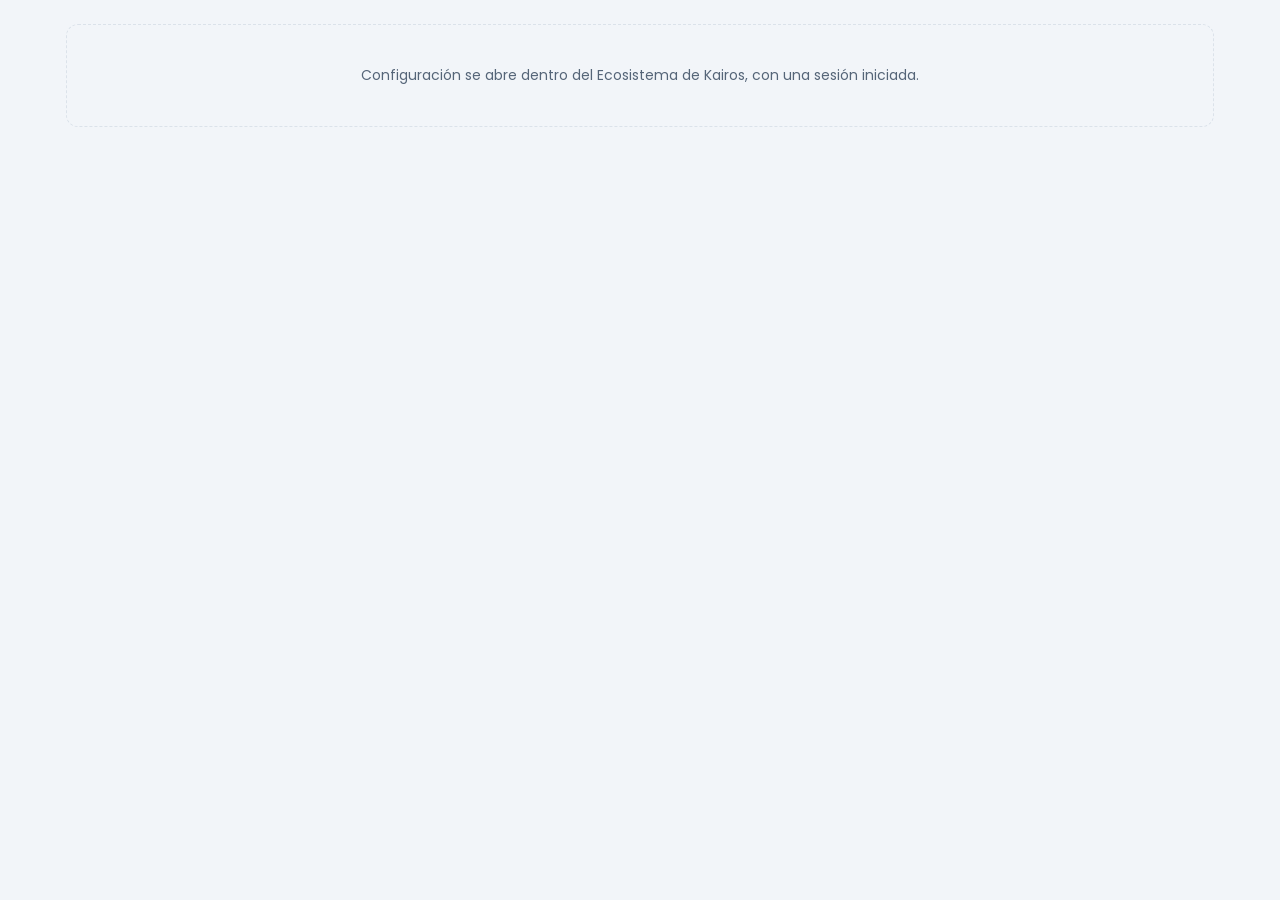
<file: modulos/configuracion.html>
<!doctype html>
<html lang="es">
<head>
<meta charset="utf-8">
<meta name="viewport" content="width=device-width,initial-scale=1,viewport-fit=cover">
<title>Kairos Configuración</title>
<meta name="claude:viewport-fit-sides" content="cover">
<link rel="stylesheet" href="https://fonts.googleapis.com/css2?family=Poppins:wght@300;400;500;600&display=swap">
<script>(function(){try{var p=window.parent;if(p!==window&&p.KAIROS_SHELL){var d=document.documentElement;d.classList.add('in-kairos');var th=p.document.documentElement.getAttribute('data-theme');if(th)d.setAttribute('data-theme',th);window.KAIROS_SHELL=p.KAIROS_SHELL;window.KAIROS_HOST=p.KAIROS_HOST;}}catch(e){}})();</script>
<style>
/* Layout: cabecera del modulo, pestanas por seccion y contenido de una columna; edicion de persona en hoja lateral.
   Tokens del Ecosistema (design/planeacion-v1). */
:root {
  color-scheme: light;
  --font: 'Poppins', 'Segoe UI', system-ui, sans-serif;
  --navy: #001c3f; --bright: #0a58eb; --cyan: #00dcfa; --cyan-ink: #007f93;
  --bg: #f2f5f9; --surface: #fff; --surface-2: #f6f8fb; --ink: #001c3f; --muted: #556578; --line: #dbe2ea; --line-2: #eef2f6;
  --primary: #002473; --primary-ink: #fff; --primary-soft: #e8eefc; --focus: #0a58eb;
  --ok-bg: #e5f7ee; --ok-ink: #145a37; --warn-bg: #fff4e0; --warn-ink: #7a4a00; --err-bg: #fbeaeb; --err-ink: #b0353c;
  --approval: #7543ff; --approval-soft: #f1ecff; --off-bg: #e9edf2; --off-ink: #8593a5;
  --admin: #001c3f; --admin-ink: #fff;
  --shadow: 0 12px 32px rgba(0,28,63,.18); --shadow-sm: 0 2px 8px rgba(0,28,63,.08);
  --r-ctl: 8px; --r-surf: 12px;
}
@media (prefers-color-scheme: dark) { :root:not([data-theme="light"]) {
  --bg: #07111f; --surface: #0d1b2f; --surface-2: #112339; --ink: #e7eef7; --muted: #9db0c5; --line: #22385a; --line-2: #182b45;
  --primary: #5d8dff; --primary-ink: #04122a; --primary-soft: #16294a; --focus: #7fb0ff; --bright: #7fb0ff; --cyan-ink: #5fe6fb;
  --ok-bg: #0e3324; --ok-ink: #8fe3b6; --warn-bg: #3a2a0c; --warn-ink: #ffd28a; --err-bg: #3d1519; --err-ink: #ff7a80;
  --approval: #a98bff; --approval-soft: #221a45; --off-bg: #132439; --off-ink: #5f738c; --navy: #020c1a;
  --admin: #00dcfa; --admin-ink: #02121f;
  --shadow: 0 12px 32px rgba(0,0,0,.55); --shadow-sm: 0 2px 8px rgba(0,0,0,.4); color-scheme: dark; } }
:root[data-theme="dark"] {
  --bg: #07111f; --surface: #0d1b2f; --surface-2: #112339; --ink: #e7eef7; --muted: #9db0c5; --line: #22385a; --line-2: #182b45;
  --primary: #5d8dff; --primary-ink: #04122a; --primary-soft: #16294a; --focus: #7fb0ff; --bright: #7fb0ff; --cyan-ink: #5fe6fb;
  --ok-bg: #0e3324; --ok-ink: #8fe3b6; --warn-bg: #3a2a0c; --warn-ink: #ffd28a; --err-bg: #3d1519; --err-ink: #ff7a80;
  --approval: #a98bff; --approval-soft: #221a45; --off-bg: #132439; --off-ink: #5f738c; --navy: #020c1a;
  --admin: #00dcfa; --admin-ink: #02121f;
  --shadow: 0 12px 32px rgba(0,0,0,.55); --shadow-sm: 0 2px 8px rgba(0,0,0,.4); color-scheme: dark; }

* { box-sizing: border-box; }
html, body { margin: 0; }
body { background: var(--bg); color: var(--ink); font-family: var(--font); font-size: 14px; line-height: 1.5; font-variant-numeric: tabular-nums; }
button, input, select, textarea { font: inherit; color: inherit; }
button { cursor: pointer; background: none; border: 0; padding: 0; }
button:disabled { cursor: not-allowed; opacity: .5; }
:focus-visible { outline: 3px solid var(--focus); outline-offset: 2px; border-radius: 6px; }
h1, h2, h3 { margin: 0; text-wrap: balance; }
p { margin: 0; }
.ic { width: 16px; height: 16px; fill: none; stroke: currentColor; stroke-width: 1.8; stroke-linecap: round; stroke-linejoin: round; flex: none; }
.sr { position: absolute !important; width: 1px; height: 1px; overflow: hidden; clip: rect(0 0 0 0); white-space: nowrap; }

.wrap { max-width: 1180px; margin: 0 auto; padding-block: 24px 120px; padding-left: max(16px, env(safe-area-inset-left, 0px)); padding-right: max(16px, env(safe-area-inset-right, 0px)); display: flex; flex-direction: column; gap: 18px; }
.head { display: flex; flex-wrap: wrap; gap: 12px; align-items: flex-end; justify-content: space-between; }
.head h1 { font-size: 24px; font-weight: 600; letter-spacing: -.01em; }
.head p { color: var(--muted); font-size: 13px; max-width: 70ch; }
.me-chip { display: inline-flex; align-items: center; gap: 8px; font-size: 12.5px; color: var(--muted); }

.tabs { display: flex; gap: 4px; border-bottom: 1px solid var(--line); overflow-x: auto; }
.tabs button { padding: 10px 14px; font-size: 13.5px; color: var(--muted); border-bottom: 2px solid transparent; margin-bottom: -1px; white-space: nowrap; display: inline-flex; gap: 8px; align-items: center; }
.tabs button[aria-selected="true"] { color: var(--ink); font-weight: 600; border-color: var(--cyan); }
.count { font-size: 11px; font-weight: 600; padding: 0 7px; border-radius: 999px; background: var(--warn-bg); color: var(--warn-ink); }

.btn { display: inline-flex; align-items: center; gap: 8px; padding: 8px 14px; border-radius: var(--r-ctl); font-size: 13px; font-weight: 500; white-space: nowrap; }
.btn.primary { background: var(--primary); color: var(--primary-ink); }
.btn.ghost { border: 1px solid var(--line); background: var(--surface); }
.btn.ghost:hover:not(:disabled) { border-color: var(--bright); }
.btn.danger { border: 1px solid var(--err-ink); color: var(--err-ink); background: var(--surface); }
.btn.sm { padding: 5px 10px; font-size: 12px; }
.link { color: var(--bright); font-weight: 500; font-size: 13px; }
.link:hover { text-decoration: underline; }

.pill { display: inline-flex; align-items: center; gap: 6px; font-size: 11.5px; font-weight: 500; padding: 2px 10px; border-radius: 999px; background: var(--off-bg); color: var(--off-ink); white-space: nowrap; }
.pill.ok { background: var(--ok-bg); color: var(--ok-ink); }
.pill.warn { background: var(--warn-bg); color: var(--warn-ink); }
.pill.pri { background: var(--primary-soft); color: var(--primary); }
.pill.adm { background: var(--admin); color: var(--admin-ink); }
.pill.prop { background: transparent; border: 1px dashed var(--approval); color: var(--approval); }
.pill.sim { background: transparent; border: 1px dashed var(--line); color: var(--muted); }
.note { font-size: 12.5px; color: var(--muted); }

.banner { display: flex; flex-wrap: wrap; gap: 12px; align-items: center; padding: 12px 16px; border-radius: var(--r-surf); border: 1px solid var(--line); background: var(--surface); }
.banner .txt { flex: 1 1 260px; min-width: 0; display: flex; flex-direction: column; gap: 2px; }
.banner b { font-weight: 600; font-size: 13.5px; }
.banner span { font-size: 12.5px; color: var(--muted); }
.banner.warn { background: var(--warn-bg); border-color: transparent; }
.banner.warn b, .banner.warn span { color: var(--warn-ink); }
.banner .b-ic { width: 34px; height: 34px; border-radius: 9px; display: flex; align-items: center; justify-content: center; background: var(--primary-soft); color: var(--primary); flex: none; }
.banner.warn .b-ic { background: rgba(122,74,0,.12); color: var(--warn-ink); }

.card { background: var(--surface); border: 1px solid var(--line); border-radius: var(--r-surf); padding: 18px; display: flex; flex-direction: column; gap: 14px; min-width: 0; }
.card-h { display: flex; flex-wrap: wrap; gap: 8px 12px; align-items: center; justify-content: space-between; }
.card-h h2 { font-size: 15px; font-weight: 600; }
.cols { display: grid; grid-template-columns: repeat(auto-fit, minmax(320px, 1fr)); gap: 16px; align-items: start; }

.filters { display: flex; flex-wrap: wrap; gap: 8px; align-items: center; }
.search { display: flex; align-items: center; gap: 8px; border: 1px solid var(--line); border-radius: var(--r-ctl); background: var(--surface); padding: 0 10px; flex: 1 1 220px; max-width: 320px; color: var(--muted); }
.search input { border: 0; background: transparent; padding: 8px 0; min-width: 0; flex: 1; color: var(--ink); outline: none; }
.chip { padding: 5px 12px; border-radius: 999px; border: 1px solid var(--line); background: var(--surface); font-size: 12.5px; display: inline-flex; gap: 6px; align-items: center; }
.chip[aria-pressed="true"] { background: var(--primary); color: var(--primary-ink); border-color: var(--primary); }
.chip .n { opacity: .7; }
select.f, input.f { border: 1px solid var(--line); border-radius: var(--r-ctl); background: var(--surface); padding: 8px 10px; min-width: 0; color: var(--ink); }
.seg { display: inline-flex; border: 1px solid var(--line); border-radius: var(--r-ctl); overflow: hidden; background: var(--surface); flex-wrap: wrap; }
.seg button { padding: 7px 14px; font-size: 13px; }
.seg button[aria-pressed="true"] { background: var(--primary-soft); color: var(--primary); font-weight: 600; }

/* Personas */
.av { width: 34px; height: 34px; border-radius: 50%; overflow: hidden; flex: none; background: var(--navy); display: inline-flex; }
.av img { width: 100%; height: 100%; object-fit: cover; display: block; }
.av .ini { width: 100%; height: 100%; display: flex; align-items: center; justify-content: center; color: #fff; font-weight: 600; font-size: 12px; }
.av.lg { width: 56px; height: 56px; }
.who { display: flex; gap: 10px; align-items: center; min-width: 0; }
.who div { min-width: 0; display: flex; flex-direction: column; line-height: 1.3; }
.who b { font-weight: 600; font-size: 13.5px; white-space: nowrap; overflow: hidden; text-overflow: ellipsis; }
.who small { font-size: 11.5px; color: var(--muted); }

.tbl-wrap { overflow-x: auto; border: 1px solid var(--line); border-radius: var(--r-surf); background: var(--surface); }
table { width: 100%; border-collapse: collapse; font-size: 13px; }
th { text-align: left; font-weight: 500; font-size: 11.5px; color: var(--muted); letter-spacing: .05em; text-transform: uppercase; padding: 10px 14px; border-bottom: 1px solid var(--line); white-space: nowrap; background: var(--surface-2); }
td { padding: 10px 14px; border-bottom: 1px solid var(--line-2); vertical-align: middle; }
tr:last-child td { border-bottom: 0; }
tr.row { cursor: pointer; }
tr.row:hover td { background: var(--surface-2); }
tr.row.sel td { background: var(--primary-soft); }
.caps { display: flex; flex-wrap: wrap; gap: 4px; }
.cap { font-size: 11.5px; padding: 1px 8px; border-radius: 999px; background: var(--surface-2); border: 1px solid var(--line); white-space: nowrap; }
.cap.extra { border-style: dashed; border-color: var(--bright); color: var(--bright); background: transparent; }
.cap.adm { background: var(--admin); color: var(--admin-ink); border-color: transparent; }
.dash { color: var(--off-ink); }

/* Matriz de roles */
.mx td.c, .mx th.c { text-align: center; }
.mx .yes { color: var(--ok-ink); }
.mx .per { font-size: 11.5px; color: var(--muted); }

/* Hoja lateral de edicion */
.sheet-bg { position: fixed; inset: 0; background: rgba(0,28,63,.28); z-index: 40; }
.sheet { position: fixed; top: 0; right: 0; bottom: 0; width: min(440px, 100%); background: var(--surface); border-left: 1px solid var(--line); box-shadow: var(--shadow); z-index: 41; display: flex; flex-direction: column; }
.sheet-h { display: flex; gap: 12px; align-items: center; padding: calc(16px + env(safe-area-inset-top, 0px)) max(18px, env(safe-area-inset-right, 0px)) 16px 18px; border-bottom: 1px solid var(--line); }
.sheet-h .x { margin-left: auto; width: 36px; height: 36px; border-radius: var(--r-ctl); display: inline-flex; align-items: center; justify-content: center; color: var(--muted); }
.sheet-h .x:hover { background: var(--surface-2); color: var(--ink); }
.sheet-b { flex: 1; overflow-y: auto; padding: 18px max(18px, env(safe-area-inset-right, 0px)) 18px 18px; display: flex; flex-direction: column; gap: 18px; }
.sheet-f { display: flex; gap: 8px; justify-content: flex-end; flex-wrap: wrap; padding: 12px max(18px, env(safe-area-inset-right, 0px)) calc(12px + env(safe-area-inset-bottom, 0px)) 18px; border-top: 1px solid var(--line); align-items: center; }
.sheet-f .note { margin-right: auto; }
.field { display: flex; flex-direction: column; gap: 6px; }
.field > label, .field > .lbl { font-size: 12px; font-weight: 500; color: var(--muted); letter-spacing: .04em; text-transform: uppercase; }
.meta { display: grid; grid-template-columns: auto 1fr; gap: 4px 14px; font-size: 12.5px; }
.meta dt { color: var(--muted); }
.meta dd { margin: 0; }
.opts { display: flex; flex-direction: column; border: 1px solid var(--line); border-radius: var(--r-surf); overflow: hidden; }
.opt { display: grid; grid-template-columns: 20px 1fr auto; gap: 12px; align-items: start; padding: 12px 14px; border-bottom: 1px solid var(--line-2); cursor: pointer; }
.opt:last-child { border-bottom: 0; }
.opt input { margin: 3px 0 0; width: 16px; height: 16px; accent-color: var(--primary); }
.opt b { font-weight: 500; font-size: 13.5px; display: block; }
.opt small { color: var(--muted); font-size: 12px; }
.opt.locked { cursor: default; background: var(--surface-2); }
.opt .src { font-size: 11px; color: var(--muted); white-space: nowrap; }
.opt.adm b { font-weight: 600; }
.guard { font-size: 12px; color: var(--warn-ink); background: var(--warn-bg); border-radius: var(--r-ctl); padding: 8px 10px; }
.confirm { border: 1px solid var(--err-ink); border-radius: var(--r-surf); padding: 12px 14px; display: flex; flex-direction: column; gap: 10px; background: var(--err-bg); color: var(--err-ink); font-size: 13px; }
.confirm .row-b { display: flex; gap: 8px; flex-wrap: wrap; }

/* WBS */
.phases { display: flex; flex-direction: column; gap: 10px; }
.phase { border: 1px solid var(--line); border-radius: var(--r-surf); background: var(--surface); padding: 12px 14px; display: flex; flex-direction: column; gap: 10px; }
.phase.off { background: var(--surface-2); border-style: dashed; }
.phase-h { display: flex; flex-wrap: wrap; gap: 8px 12px; align-items: center; }
.phase-h .ord { font-size: 12px; color: var(--muted); width: 22px; }
.phase-h h3 { font-size: 14px; font-weight: 600; flex: 1 1 160px; min-width: 0; }
.phase.off h3 { color: var(--off-ink); }
.acts { display: flex; flex-wrap: wrap; gap: 6px; align-items: center; }
.act { display: inline-flex; align-items: center; gap: 6px; font-size: 12.5px; padding: 3px 4px 3px 10px; border-radius: 999px; border: 1px solid var(--line); background: var(--surface-2); }
.act.off { text-decoration: line-through; color: var(--off-ink); }
.act button { width: 22px; height: 22px; border-radius: 50%; display: inline-flex; align-items: center; justify-content: center; color: var(--muted); }
.act button:hover { background: var(--line-2); color: var(--ink); }
.act button .ic { width: 12px; height: 12px; }
.add-in { display: inline-flex; gap: 6px; align-items: center; }
.add-in input { width: 180px; padding: 4px 10px; border-radius: 999px; font-size: 12.5px; }

/* omnIA */
.kv { display: grid; grid-template-columns: repeat(auto-fit, minmax(200px, 1fr)); gap: 14px; }
.meter { position: relative; height: 8px; border-radius: 999px; background: var(--line-2); min-width: 120px; }
.meter i { position: absolute; left: 0; top: 0; bottom: 0; border-radius: 999px; background: var(--bright); }
.meter i.warn { background: #e3a008; }
.meter i.full { background: var(--err-ink); }
.meter em { position: absolute; top: -3px; bottom: -3px; width: 2px; background: var(--muted); opacity: .6; }
.num { font-weight: 600; }
.types { display: flex; flex-wrap: wrap; gap: 6px; }

/* Preferencias */
.pref { display: grid; grid-template-columns: minmax(160px, 220px) 1fr; gap: 10px 20px; align-items: center; padding: 12px 0; border-bottom: 1px solid var(--line-2); }
.pref:last-child { border-bottom: 0; }
.pref .l b { display: block; font-weight: 500; font-size: 13.5px; }
.pref .l small { color: var(--muted); font-size: 12px; }
.pref .r { display: flex; flex-wrap: wrap; gap: 8px; align-items: center; min-width: 0; }
.sw { position: relative; width: 38px; height: 22px; border-radius: 999px; background: var(--line); flex: none; }
.sw::after { content: ""; position: absolute; top: 3px; left: 3px; width: 16px; height: 16px; border-radius: 50%; background: #fff; transition: transform .15s; box-shadow: var(--shadow-sm); }
.sw[aria-checked="true"] { background: var(--primary); }
.sw[aria-checked="true"]::after { transform: translateX(16px); }

/* Registro */
.log { list-style: none; margin: 0; padding: 0; display: flex; flex-direction: column; }
.log li { display: grid; grid-template-columns: 140px 1fr; gap: 12px; padding: 10px 0; border-bottom: 1px solid var(--line-2); font-size: 13px; }
.log li:last-child { border-bottom: 0; }
.log time { color: var(--muted); font-size: 12px; }
.log b { font-weight: 600; }

.empty { padding: 40px 16px; text-align: center; color: var(--muted); border: 1px dashed var(--line); border-radius: var(--r-surf); }
.toast { position: fixed; left: 50%; bottom: calc(24px + env(safe-area-inset-bottom, 0px)); transform: translateX(-50%); background: var(--navy); color: #fff; padding: 10px 16px; border-radius: var(--r-ctl); font-size: 13px; z-index: 60; box-shadow: var(--shadow); max-width: calc(100% - 32px); }

@media (max-width: 720px) {
  .pref { grid-template-columns: 1fr; }
  .log li { grid-template-columns: 1fr; gap: 2px; }
  .hide-sm { display: none; }
  td, th { padding: 9px 10px; }
}
@media (prefers-reduced-motion: reduce) { .sw::after { transition: none; } }
</style>
</head>
<body>
<svg width="0" height="0" style="position:absolute" aria-hidden="true">
  <symbol id="i-search" viewBox="0 0 24 24"><circle cx="11" cy="11" r="7"/><path d="M20 20l-4-4"/></symbol>
  <symbol id="i-plus" viewBox="0 0 24 24"><path d="M12 5v14M5 12h14"/></symbol>
  <symbol id="i-x" viewBox="0 0 24 24"><path d="M6 6l12 12M18 6L6 18"/></symbol>
  <symbol id="i-check" viewBox="0 0 24 24"><path d="M5 12l5 5L20 7"/></symbol>
  <symbol id="i-alert" viewBox="0 0 24 24"><path d="M12 3l10 18H2zM12 10v5M12 18h.01"/></symbol>
  <symbol id="i-lock" viewBox="0 0 24 24"><rect x="5" y="11" width="14" height="10" rx="2"/><path d="M8 11V7a4 4 0 0 1 8 0v4"/></symbol>
  <symbol id="i-sync" viewBox="0 0 24 24"><path d="M4 12a8 8 0 0 1 14-5.3M20 12a8 8 0 0 1-14 5.3"/><path d="M18 3v4h-4M6 21v-4h4"/></symbol>
  <symbol id="i-undo" viewBox="0 0 24 24"><path d="M9 14L4 9l5-5"/><path d="M4 9h11a5 5 0 0 1 0 10h-3"/></symbol>
  <symbol id="i-users" viewBox="0 0 24 24"><circle cx="9" cy="8" r="3.5"/><path d="M2.5 20a6.5 6.5 0 0 1 13 0M16 4.5a3.5 3.5 0 0 1 0 7M18 14a6 6 0 0 1 3.5 6"/></symbol>
</svg>

<div class="wrap" id="app"></div>
<div id="sheetRoot"></div>
<div class="toast" id="toast" role="status" hidden></div>

<script>
(function () {
  'use strict';
  var $ = function (id) { return document.getElementById(id); };
  var SH = window.KAIROS_SHELL, HOST = window.KAIROS_HOST;
  if (!SH || !HOST || !HOST.cfg) {
    $('app').innerHTML = '<div class="empty">Configuración se abre dentro del Ecosistema de Kairos, con una sesión iniciada.</div>';
    return;
  }

  function esc(t) { return String(t).replace(/[&<>"]/g, function (c) { return { '&': '&amp;', '<': '&lt;', '>': '&gt;', '"': '&quot;' }[c]; }); }
  var tt;
  function toast(t) { var el = $('toast'); el.textContent = t; el.hidden = false; clearTimeout(tt); tt = setTimeout(function () { el.hidden = true; }, 2600); }
  var LS = 'kairos.settings';
  function sGet() {
    try { var s = JSON.parse(localStorage.getItem(LS)); if (s && s.v === 1) return s; } catch (e) {}
    return seedSettings();
  }
  function sSave() { try { localStorage.setItem(LS, JSON.stringify(ST)); } catch (e) {} }

  /* ---------- Datos de ejemplo ---------- */
  function seedSettings() {
    function ph(name, acts) { return { name: name, on: true, acts: acts.map(function (a) { return { name: a, on: true }; }) }; }
    return { v: 1,
      wbs: {
        SM: [ph('Levantamiento', ['Visita a planta', 'Levantamiento de requisitos', 'Diagnóstico de datos']),
             ph('Diseño', ['Diseño funcional MES', 'Arquitectura de integración', 'Modelo de datos']),
             ph('Desarrollo', ['Configuración MES', 'Integración con ERP', 'Tableros OEE']),
             ph('Pruebas', ['FAT', 'SAT']),
             ph('Puesta en marcha', ['Arranque asistido', 'Capacitación a usuarios']),
             ph('Cierre', ['Documentación as built', 'Acta de entrega'])],
        AU: [ph('Ingeniería', ['Diseño eléctrico', 'Diseño de PLC', 'Listado de señales']),
             ph('Programación', ['Programación PLC', 'HMI / SCADA']),
             ph('Montaje', ['Supervisión de montaje', 'Pruebas en vacío']),
             ph('Puesta en marcha', ['Pruebas con proceso', 'Ajustes de lazo', 'Capacitación']),
             ph('Cierre', ['Documentación as built'])],
        CO: [ph('Diagnóstico', ['Entrevistas', 'Evaluación de madurez']),
             ph('Hoja de ruta', ['Priorización de iniciativas', 'Plan por fases']),
             ph('Acompañamiento', ['Comités de seguimiento'])]
      },
      omnia: { limit: 50, warn: 80, reviewer: '' },
      prefs: {}
    };
  }
  var UNITS = [['SM', 'Smart Manufacturing'], ['AU', 'Automation'], ['CO', 'Consultoría']];
  /* Uso de omnIA hoy (simulado) */
  var USAGE = [
    ['USR-JULIANA-TORRES', 41, 1, '10:48'], ['USR-SEBASTIAN-VALENCIA', 18, 0, '10:31'], ['USR-ERNESTO-OSORIO', 12, 0, '09:57'],
    ['USR-BRAINER-OCAMPO', 9, 1, '09:12'], ['USR-GONZALO-PERDOMO', 6, 0, '08:40'], ['USR-LAURA-POSSO', 50, 2, '08:22']
  ];

  var ST = sGet();
  var CAPS = SH.capsCatalog, ROLE_CAPS = SH.roleCaps, ROLES = SH.roles;
  function capOf(k) { return CAPS.filter(function (c) { return c.key === k; })[0]; }
  function roleOf(k) { return ROLES.filter(function (r) { return r.key === k; })[0]; }
  function user(id) { return SH.users.filter(function (u) { return u.id === id; })[0]; }
  function isAdmin() { return SH.caps.indexOf('administrar') >= 0; }
  function admins() { return SH.users.filter(function (u) { return u.role && u.caps.indexOf('administrar') >= 0; }); }
  function photo(u) { return '<span class="av">' + SH.photo(u.face) + '</span>'; }
  function who(u, sub) { return '<span class="who">' + photo(u) + '<div><b>' + esc(u.name) + '</b><small>' + esc(sub == null ? u.id : sub) + '</small></div></span>'; }
  function capChips(u) {
    if (!u.role) return '<span class="dash">Sin acceso</span>';
    var base = ROLE_CAPS[u.role] || [];
    if (!u.caps.length) return '<span class="dash">Solo lectura</span>';
    return '<span class="caps">' + u.caps.map(function (k) {
      var cls = k === 'administrar' ? 'cap adm' : base.indexOf(k) < 0 ? 'cap extra' : 'cap';
      return '<span class="' + cls + '" title="' + (base.indexOf(k) < 0 ? 'Asignada a la persona' : 'Incluida en el rol') + '">' + (base.indexOf(k) < 0 && k !== 'administrar' ? '+ ' : '') + esc(capOf(k).label) + '</span>';
    }).join('') + '</span>';
  }
  function fmtAt(s) {
    var d = new Date(s); if (isNaN(d)) return s;
    var m = ['ene', 'feb', 'mar', 'abr', 'may', 'jun', 'jul', 'ago', 'sept', 'oct', 'nov', 'dic'][d.getMonth()];
    return d.getDate() + ' ' + m + ' · ' + String(d.getHours()).padStart(2, '0') + ':' + String(d.getMinutes()).padStart(2, '0');
  }
  function nowIso() { var d = new Date(); return d.getFullYear() + '-' + String(d.getMonth() + 1).padStart(2, '0') + '-' + String(d.getDate()).padStart(2, '0') + 'T' + String(d.getHours()).padStart(2, '0') + ':' + String(d.getMinutes()).padStart(2, '0'); }

  /* ---------- Estado de la vista ---------- */
  var ui = { tab: null, q: '', f: 'todos', unit: 'SM', edit: null };
  /* Atajo desde Inicio: abre la pestana pedida una sola vez */
  try { var goTab = localStorage.getItem('kairos-config-goto'); if (goTab) { ui.tab = goTab; localStorage.removeItem('kairos-config-goto'); } } catch (e) {}
  function tabs() {
    return isAdmin()
      ? [['usuarios', 'Usuarios y acceso'], ['roles', 'Roles y capacidades'], ['organizacion', 'Clusters y regionales'], ['wbs', 'WBS'], ['analitica', 'Analítica']].concat(SH.role === 'planeacion' ? [['bloqueos', 'Semanas bloqueadas']] : [], [['omnia', 'omnIA'], ['preferencias', 'Mis preferencias'], ['registro', 'Registro de cambios']])
      : [['acceso', 'Mi acceso']].concat(myClusters().length ? [['organizacion', 'Clusters y regionales']] : [], SH.role === 'planeacion' ? [['analitica', 'Analítica'], ['bloqueos', 'Semanas bloqueadas']] : [], [['preferencias', 'Mis preferencias']]);
  }

  function render() {
    var T = tabs();
    if (!T.some(function (t) { return t[0] === ui.tab; })) ui.tab = T[0][0];
    var pending = SH.users.filter(function (u) { return !u.role; }).length;
    var html = '<div class="head"><div><h1>Configuración</h1><p>' +
      (isAdmin() ? 'Asigna roles y capacidades a las personas que llegan de Microsoft, gobierna la WBS por unidad de negocio y define los límites de omnIA.' : 'Tus preferencias de Kairos y el acceso que tienes asignado.') +
      '</p></div>' + (isAdmin() ? '<span class="pill adm">Administrar Kairos</span>' : '') + '</div>' +
      '<div class="tabs" role="tablist">' + T.map(function (t) {
        return '<button role="tab" data-tab="' + t[0] + '" aria-selected="' + (t[0] === ui.tab) + '">' + t[1] + (t[0] === 'usuarios' && pending ? '<span class="count">' + pending + '</span>' : '') + '</button>';
      }).join('') + '</div>' + VIEW[ui.tab]();
    $('app').innerHTML = html;
    renderSheet();
  }

  var VIEW = {};

  /* ---------- Semanas bloqueadas [ACORDADO 3-nov]: solo Planeacion; reusa la vista de Ejecucion embebida ---------- */
  VIEW.bloqueos = function () {
    return '<iframe class="emb-lk" src="ejecucion.html#bloqueos&embed" title="Semanas bloqueadas" style="display:block;width:100%;min-height:360px;border:0;background:transparent"></iframe>';
  };

  /* ---------- Usuarios y acceso ---------- */
  VIEW.usuarios = function () {
    var all = SH.users.slice().sort(function (a, b) { return (a.role ? 1 : 0) - (b.role ? 1 : 0) || a.name.localeCompare(b.name, 'es'); });
    var pend = all.filter(function (u) { return !u.role; });
    var q = ui.q.trim().toLowerCase();
    var list = all.filter(function (u) {
      if (ui.f === 'sinrol' && u.role) return false;
      if (ui.f === 'admin' && u.caps.indexOf('administrar') < 0) return false;
      if (ui.f === 'extra' && !(u.role && u.caps.some(function (k) { return (ROLE_CAPS[u.role] || []).indexOf(k) < 0; }))) return false;
      if (ui.f.indexOf('r:') === 0 && u.role !== ui.f.slice(2)) return false;
      if (q && (u.name + ' ' + u.id + ' ' + (u.role ? roleOf(u.role).label : 'sin rol')).toLowerCase().indexOf(q) < 0) return false;
      return true;
    });
    var n = function (fn) { return all.filter(fn).length; };
    var chip = function (k, l, c) { return '<button class="chip" data-f="' + k + '" aria-pressed="' + (ui.f === k) + '">' + l + ' <span class="n">' + c + '</span></button>'; };
    var html = '<div class="banner"><span class="b-ic"><svg class="ic"><use href="#i-users"></use></svg></span><div class="txt"><b>Las personas vienen de Microsoft Entra ID</b>' +
      '<span>Aquí no se crean usuarios: solo se asigna el rol y las capacidades adicionales. Última sincronización: hoy 06:00.</span></div>' +
      '<span class="pill sim">Entra ID · simulado</span><button class="btn ghost sm" data-act="sync"><svg class="ic"><use href="#i-sync"></use></svg>Sincronizar</button></div>';
    if (pend.length) html += '<div class="banner warn"><span class="b-ic"><svg class="ic"><use href="#i-alert"></use></svg></span><div class="txt"><b>' + pend.length + (pend.length === 1 ? ' persona nueva sin rol' : ' personas nuevas sin rol') + '</b>' +
      '<span>' + pend.map(function (u) { return u.name; }).join(', ') + (pend.length === 1 ? ' ya está en Entra ID pero no puede entrar a Kairos hasta tener un rol.' : ' ya están en Entra ID pero no pueden entrar a Kairos hasta tener un rol.') + '</span></div>' +
      '<button class="btn ghost sm" data-f="sinrol">Ver</button></div>';
    html += '<div class="filters"><label class="search"><svg class="ic"><use href="#i-search"></use></svg><span class="sr">Buscar persona</span><input id="q" type="search" placeholder="Buscar persona o rol" value="' + esc(ui.q) + '"></label>' +
      chip('todos', 'Todos', all.length) + chip('sinrol', 'Sin rol', pend.length) + chip('admin', 'Administran', n(function (u) { return u.caps.indexOf('administrar') >= 0; })) +
      chip('extra', 'Con capacidades adicionales', n(function (u) { return u.role && u.caps.some(function (k) { return (ROLE_CAPS[u.role] || []).indexOf(k) < 0; }); })) +
      '<label class="sr" for="fRole">Filtrar por rol</label><select class="f" id="fRole"><option value="">Rol: todos</option>' + ROLES.map(function (r) { return '<option value="r:' + r.key + '"' + (ui.f === 'r:' + r.key ? ' selected' : '') + '>' + r.label + '</option>'; }).join('') + '</select></div>';
    if (!list.length) return html + '<div class="empty">Nadie coincide con la búsqueda.</div>';
    html += '<div class="tbl-wrap"><table><thead><tr><th>Persona</th><th>Rol</th><th>Capacidades</th><th class="hide-sm">Estado</th></tr></thead><tbody>' + list.map(function (u) {
      var st = !u.role ? '<span class="pill warn">Sin rol</span>' : '<span class="pill ok">Activo</span>';
      return '<tr class="row' + (ui.edit === u.id ? ' sel' : '') + '" data-edit="' + u.id + '" tabindex="0" aria-label="Editar acceso de ' + esc(u.name) + '">' +
        '<td>' + who(u, u.job || (u.synced ? 'Llegó de Entra ID el 22 oct' : u.id)) + '</td>' +
        '<td>' + (u.role ? esc(roleOf(u.role).label) : '<span class="dash">Sin asignar</span>') + '</td>' +
        '<td>' + capChips(u) + '</td><td class="hide-sm">' + st + '</td></tr>';
    }).join('') + '</tbody></table></div>' +
      '<p class="note">Capacidad con borde punteado y signo + : asignada a la persona, además de las que trae su rol.</p>';
    return html;
  };

  /* Hoja de edicion de una persona */
  var draft = null;
  function openEdit(id) {
    var u = user(id); if (!u) return;
    var base = ROLE_CAPS[u.role] || [];
    draft = { id: id, role: u.role || '', extra: u.caps.filter(function (k) { return base.indexOf(k) < 0; }), confirmSelf: false };
    ui.edit = id; render();
    setTimeout(function () { var f = $('dRole'); if (f) f.focus(); }, 0);
  }
  function closeEdit() { draft = null; ui.edit = null; render(); }
  function draftCaps() {
    var base = ROLE_CAPS[draft.role] || [];
    var out = base.slice(); if (draft.role) draft.extra.forEach(function (k) { if (out.indexOf(k) < 0) out.push(k); });
    return out;
  }
  function changed() {
    var u = user(draft.id);
    return (u.role || '') !== draft.role || draftCaps().slice().sort().join() !== u.caps.slice().sort().join();
  }
  function lastAdmin() { var a = admins(); return a.length === 1 && a[0].id === draft.id; }
  function renderSheet() {
    if (!draft) { $('sheetRoot').innerHTML = ''; return; }
    var u = user(draft.id), base = ROLE_CAPS[draft.role] || [], caps = draftCaps();
    var isLast = lastAdmin(), self = draft.id === SH.id;
    var losingAdmin = u.caps.indexOf('administrar') >= 0 && caps.indexOf('administrar') < 0;
    var opts = CAPS.map(function (c) {
      var inRole = base.indexOf(c.key) >= 0, on = caps.indexOf(c.key) >= 0;
      var lock = inRole || !draft.role || (c.key === 'administrar' && isLast && on);
      return '<label class="opt' + (lock ? ' locked' : '') + (c.key === 'administrar' ? ' adm' : '') + '"><input type="checkbox" data-cap="' + c.key + '"' + (on ? ' checked' : '') + (lock ? ' disabled' : '') + '>' +
        '<span><b>' + esc(c.label) + '</b><small>' + esc(c.what) + '</small></span>' +
        '<span class="src">' + (inRole ? 'Incluida en el rol' : on ? 'Adicional' : '') + '</span></label>';
    }).join('');
    var html = '<div class="sheet-bg" data-act="close"></div><aside class="sheet" role="dialog" aria-modal="true" aria-labelledby="sTitle">' +
      '<div class="sheet-h"><span class="av lg">' + SH.photo(u.face) + '</span><div class="who"><div><b id="sTitle">' + esc(u.name) + '</b><small>' + esc(u.id) + (self ? ' · tú' : '') + '</small></div></div>' +
      '<button class="x" data-act="close" aria-label="Cerrar"><svg class="ic"><use href="#i-x"></use></svg></button></div>' +
      '<div class="sheet-b">' +
      '<dl class="meta"><dt>Origen</dt><dd>Microsoft Entra ID <span class="pill sim">simulado</span></dd><dt>Cargo</dt><dd>' + esc(u.job || '—') + '<br><small class="note">Viene de Entra ID; se cambia en Microsoft 365 y llega al sincronizar</small></dd><dt>Estado</dt><dd>' + (u.role ? 'Activo en Kairos' : 'Sin rol, no puede entrar') + '</dd></dl>' +
      '<div class="field"><label for="dRole">Rol</label><select class="f" id="dRole"><option value="">Sin rol (no puede entrar)</option>' +
      ROLES.map(function (r) { return '<option value="' + r.key + '"' + (draft.role === r.key ? ' selected' : '') + '>' + r.label + '</option>'; }).join('') + '</select>' +
      (draft.role ? '<span class="note">' + esc(roleOf(draft.role).what) + '</span>' : '') +
      (isLast && !draft.role ? '<span class="guard">Es la única persona que administra Kairos. Asigna Administrar a otra persona antes de dejarla sin rol.</span>' : '') + '</div>' +
      '<div class="field"><span class="lbl">Capacidades</span><div class="opts">' + opts + '</div>' +
      (isLast && caps.indexOf('administrar') >= 0 ? '<span class="guard">Kairos siempre necesita al menos una persona con Administrar. Para quitársela, primero asígnala a otra persona.</span>' : '') + '</div>' +
      (draft.confirmSelf ? '<div class="confirm" role="alert"><b>Vas a quitarte Administrar.</b><span>Perderás acceso a Usuarios, WBS, omnIA y Registro. Solo otro administrador podrá devolvértela.</span>' +
        '<div class="row-b"><button class="btn danger sm" data-act="saveSelf">Quitarme Administrar</button><button class="btn ghost sm" data-act="noSelf">Cancelar</button></div></div>' : '') +
      '</div><div class="sheet-f"><span class="note">' + (changed() ? 'Cambios sin guardar' : 'Sin cambios') + '</span>' +
      '<button class="btn ghost" data-act="close">Cancelar</button><button class="btn primary" data-act="save"' + (!changed() || (isLast && (!draft.role || losingAdmin)) ? ' disabled' : '') + '>Guardar</button></div></aside>';
    $('sheetRoot').innerHTML = html;
  }
  function describe(u, cfgRole, caps) {
    var parts = [], before = u.caps;
    if ((u.role || '') !== cfgRole) parts.push(cfgRole ? 'rol ' + roleOf(cfgRole).label : 'quitó el rol');
    caps.forEach(function (k) { if (before.indexOf(k) < 0 && (ROLE_CAPS[cfgRole] || []).indexOf(k) < 0) parts.push('agregó ' + capOf(k).label); });
    before.forEach(function (k) { if (caps.indexOf(k) < 0 && (ROLE_CAPS[cfgRole] || []).indexOf(k) < 0 && (ROLE_CAPS[u.role] || []).indexOf(k) < 0) parts.push('quitó ' + capOf(k).label); });
    return u.name + ': ' + (parts.join(', ') || 'actualizó acceso') + '.';
  }
  function save(force) {
    var u = user(draft.id), caps = draftCaps();
    if (draft.id === SH.id && u.caps.indexOf('administrar') >= 0 && caps.indexOf('administrar') < 0 && !force) { draft.confirmSelf = true; renderSheet(); return; }
    var c = HOST.cfg.get();
    if ((u.baseRole || '') === draft.role) delete c.roleOf[u.id]; else c.roleOf[u.id] = draft.role || null;
    var base = ROLE_CAPS[draft.role] || [];
    var extra = draft.extra.filter(function (k) { return base.indexOf(k) < 0; });
    if (extra.length) c.extra[u.id] = extra; else delete c.extra[u.id];
    c.log.push({ at: nowIso(), by: SH.user, t: describe(u, draft.role, caps) });
    if (!HOST.cfg.set(c)) { toast('No se guardó: Kairos debe tener al menos una persona con Administrar'); return; }
    var name = u.name; draft = null; ui.edit = null;
    toast('Acceso de ' + name + ' guardado');
    render();
  }

  /* ---------- Roles y capacidades ---------- */
  VIEW.roles = function () {
    var count = function (k) { return SH.users.filter(function (u) { return u.role === k; }).length; };
    return '<div class="banner"><span class="b-ic"><svg class="ic"><use href="#i-lock"></use></svg></span><div class="txt"><b>Cada rol trae un paquete de capacidades. Administrar se asigna por persona.</b>' +
      '<span>Los roles son fijos en esta versión. Para dar una capacidad a alguien sin cambiar su rol, edítalo en Usuarios y acceso. Administrativo es un rol de solo lectura; no tiene relación con Administrar.</span></div>' +
      '<span class="pill prop">Propuesta · pendiente de aprobar</span></div>' +
      '<div class="tbl-wrap"><table class="mx"><thead><tr><th>Rol</th><th class="c">Personas</th>' + CAPS.map(function (c) { return '<th class="c">' + esc(c.label) + '</th>'; }).join('') + '</tr></thead><tbody>' +
      ROLES.map(function (r) {
        return '<tr><td><b>' + esc(r.label) + '</b><br><span class="note">' + esc(r.what) + '</span></td><td class="c">' + count(r.key) + '</td>' + CAPS.map(function (c) {
          if (c.key === 'administrar') return '<td class="c per">Por persona</td>';
          return (ROLE_CAPS[r.key] || []).indexOf(c.key) >= 0 ? '<td class="c yes"><svg class="ic" aria-label="Sí"><use href="#i-check"></use></svg></td>' : '<td class="c dash">—</td>';
        }).join('') + '</tr>';
      }).join('') + '</tbody></table></div>' +
      '<div class="cols">' + CAPS.map(function (c) {
        var holders = SH.users.filter(function (u) { return u.role && u.caps.indexOf(c.key) >= 0; });
        return '<div class="card"><div class="card-h"><h2>' + esc(c.label) + '</h2><span class="pill ' + (c.key === 'administrar' ? 'adm' : 'pri') + '">' + holders.length + ' personas</span></div><p class="note">' + esc(c.what) + '</p></div>';
      }).join('') + '</div>' +
      '<p class="note">Pendiente de Diego: confirmar qué roles traen Cotizar. En producción, omnIA y cada módulo validan la capacidad en el servidor.</p>';
  };

  /* ---------- WBS ---------- */
  VIEW.wbs = function () {
    var ph = ST.wbs[ui.unit];
    return '<div class="banner"><span class="b-ic"><svg class="ic"><use href="#i-lock"></use></svg></span><div class="txt"><b>Catálogo de fases y actividades por unidad de negocio</b>' +
      '<span>Las cotizaciones toman de aquí su WBS. Cada cotización puede renombrar una fase o actividad sin cambiar el catálogo. Desactivar no borra: el histórico conserva el nombre.</span></div>' +
      '<span class="pill warn">Ejemplo · WBS por levantar con cada unidad</span></div>' +
      '<div class="filters"><div class="seg" role="group" aria-label="Unidad de negocio">' + UNITS.map(function (u) {
        return '<button data-unit="' + u[0] + '" aria-pressed="' + (ui.unit === u[0]) + '">' + u[1] + '</button>';
      }).join('') + '</div><span class="note">' + ph.filter(function (p) { return p.on; }).length + ' fases activas · ' +
      ph.reduce(function (a, p) { return a + p.acts.filter(function (x) { return x.on; }).length; }, 0) + ' actividades</span></div>' +
      '<div class="phases">' + ph.map(function (p, i) {
        return '<div class="phase' + (p.on ? '' : ' off') + '"><div class="phase-h"><span class="ord">' + (i + 1) + '</span><h3>' + esc(p.name) + '</h3>' +
          (p.on ? '' : '<span class="pill">Inactiva</span>') +
          '<button class="btn ghost sm" data-phase="' + i + '">' + (p.on ? 'Desactivar' : 'Reactivar') + '</button></div>' +
          '<div class="acts">' + p.acts.map(function (a, j) {
            return '<span class="act' + (a.on ? '' : ' off') + '">' + esc(a.name) + '<button data-act-t="' + i + ':' + j + '" aria-label="' + (a.on ? 'Desactivar ' : 'Reactivar ') + esc(a.name) + '" title="' + (a.on ? 'Desactivar' : 'Reactivar') + '"><svg class="ic"><use href="' + (a.on ? '#i-x' : '#i-undo') + '"></use></svg></button></span>';
          }).join('') +
          (p.on ? '<form class="add-in" data-add-act="' + i + '"><label class="sr" for="na' + i + '">Nueva actividad en ' + esc(p.name) + '</label><input class="f" id="na' + i + '" placeholder="Nueva actividad" maxlength="60"><button class="btn ghost sm" aria-label="Agregar actividad"><svg class="ic"><use href="#i-plus"></use></svg></button></form>' : '') +
          '</div></div>';
      }).join('') + '</div>' +
      '<form class="add-in" data-add-phase="1"><label class="sr" for="np">Nueva fase</label><input class="f" id="np" placeholder="Nueva fase" maxlength="50"><button class="btn primary sm"><svg class="ic"><use href="#i-plus"></use></svg>Agregar fase</button></form>';
  };

  /* ---------- omnIA ---------- */
  VIEW.omnia = function () {
    var o = ST.omnia, lim = o.limit, warnAt = Math.round(lim * o.warn / 100);
    var rows = USAGE.map(function (r) {
      var u = user(r[0]); if (!u) return '';
      var pct = Math.min(100, r[1] / lim * 100), cls = r[1] >= lim ? 'full' : r[1] >= warnAt ? 'warn' : '';
      return '<tr><td>' + who(u, u.role ? roleOf(u.role).label : 'Sin rol') + '</td><td><span class="num">' + r[1] + '</span> / ' + lim + '</td>' +
        '<td style="min-width:140px"><span class="meter"><i class="' + cls + '" style="width:' + pct + '%"></i><em style="left:' + o.warn + '%"></em></span></td>' +
        '<td class="hide-sm">' + (r[1] >= lim ? '<span class="pill warn">En el límite</span>' : r[2] ? r[2] + ' incompletas' : 'Sin errores') + '</td><td class="hide-sm">' + r[3] + '</td></tr>';
    }).join('');
    var opts = SH.users.filter(function (u) { return u.role; }).map(function (u) { return '<option value="' + u.id + '"' + (o.reviewer === u.id ? ' selected' : '') + '>' + esc(u.name) + '</option>'; }).join('');
    return '<div class="cols">' +
      '<form class="card" id="omForm"><div class="card-h"><h2>Límite de uso</h2><span class="pill prop">Valor pendiente de definir</span></div>' +
      '<div class="kv"><div class="field"><label for="omLim">Interacciones por persona al día</label><input class="f" id="omLim" type="number" min="5" max="500" step="5" value="' + lim + '"></div>' +
      '<div class="field"><label for="omWarn">Avisar al llegar al</label><select class="f" id="omWarn">' + [70, 80, 90].map(function (v) { return '<option value="' + v + '"' + (o.warn === v ? ' selected' : '') + '>' + v + ' %</option>'; }).join('') + '</select></div></div>' +
      '<p class="note">El contador se reinicia a las 00:00, hora de Colombia. Al superar el límite, omnIA bloquea la escritura y muestra la hora de restablecimiento.</p>' +
      '<div class="field"><label for="omRev">Quién revisa el reporte de uso</label><select class="f" id="omRev"><option value="">Pendiente de definir</option>' + opts + '</select></div>' +
      '<div><button class="btn primary">Guardar límites</button></div></form>' +
      '<div class="card"><div class="card-h"><h2>Adjuntos y motor</h2><span class="pill ok">Acordado 23 oct</span></div>' +
      '<div class="field"><span class="lbl">Tipos admitidos</span><div class="types">' + ['PDF', 'DOCX', 'XLSX', 'PNG', 'JPG'].map(function (t) { return '<span class="cap">' + t + '</span>'; }).join('') + '</div></div>' +
      '<div class="field"><span class="lbl">Tamaño máximo</span><span>15 MB por archivo</span></div>' +
      '<div class="field"><span class="lbl">Motor</span><span>Simulado (fase 1) <span class="pill sim">sin modelo de IA real</span></span></div>' +
      '<p class="note">Quién puede chatear con omnIA lo decide la capacidad Chat de omnIA en Usuarios y acceso.</p></div></div>' +
      segCard() +
      '<div class="card"><div class="card-h"><h2>Uso de hoy</h2><span class="pill sim">Datos de ejemplo</span></div>' +
      '<div class="tbl-wrap"><table><thead><tr><th>Persona</th><th>Interacciones</th><th>Consumo</th><th class="hide-sm">Respuestas</th><th class="hide-sm">Último uso</th></tr></thead><tbody>' + rows + '</tbody></table></div>' +
      '<p class="note">La marca vertical es el aviso al ' + o.warn + ' %. Cada interacción queda registrada con persona, rol, contexto y resultado.</p></div>';
  };

  /* ---------- omnIA · Alertas de seguimiento (Maestro 13, punto 15) ----------
     Los umbrales los guarda el motor del shell (omnia/seguimiento.js), que tambien los valida. */
  function SEGE() { try { return window.parent && window.parent !== window ? window.parent.OmniaSeguimiento : null; } catch (e) { return null; } }
  function segCard() {
    var E = SEGE();
    if (!E) return '<div class="card"><div class="card-h"><h2>Alertas de seguimiento</h2></div><p class="note">Abre Configuración dentro de Kairos para editar los umbrales.</p></div>';
    var u = E.umbrales(), n = E.contar(), adm = isAdmin(), dis = adm ? '' : ' disabled';
    return '<div class="cols">' +
      '<form class="card" id="segForm"><div class="card-h"><h2>Alertas de seguimiento</h2><span class="pill ok">Acordado 31 oct</span></div>' +
      '<p class="note">Comparan el % de horas consumidas con el % de avance reportado de cada proyecto activo, en cada corte semanal. El nivel lo calcula una regla fija; omnIA no lo decide.</p>' +
      '<div class="kv"><div class="field"><label for="segImp">Importante desde (puntos)</label><input class="f" id="segImp" type="number" min="1" max="100" step="1" value="' + u.imp + '"' + dis + '></div>' +
      '<div class="field"><label for="segCrit">Crítica desde (puntos)</label><input class="f" id="segCrit" type="number" min="2" max="100" step="1" value="' + u.crit + '"' + dis + '></div></div>' +
      '<label style="display:flex;gap:8px;align-items:center;font-size:13px"><input type="checkbox" id="segRep"' + (u.sinReporte ? ' checked' : '') + dis + '> Alertar la semana sin reporte de avance</label>' +
      '<p class="note">Diferencia = % horas − % avance. La crítica debe ser mayor que la importante. Cambiar un umbral no reescribe las explicaciones ya registradas.</p>' +
      (adm ? '<div class="row"><button class="btn primary">Guardar umbrales</button><button type="button" class="btn ghost" data-segreset="1">Restablecer 15 / 30</button></div>' : '<p class="note">Solo quien tiene la capacidad Administrar cambia los umbrales.</p>') + '</form>' +
      '<div class="card"><div class="card-h"><h2>Con estos umbrales, hoy</h2>' + (E.simulado() ? '<span class="pill sim">Corte de referencia</span>' : '') + '</div>' +
      '<div class="kv"><div class="field"><span class="lbl">Críticas</span><b class="num">' + n.critical + '</b></div><div class="field"><span class="lbl">Importantes</span><b class="num">' + n.important + '</b></div><div class="field"><span class="lbl">Sin reporte</span><b class="num">' + n.reporte + '</b></div></div>' +
      '<p class="note">Solo proyectos activos con línea base de avance. Los servicios (bolsas y mantenimiento) no tienen % de avance y quedan fuera de la regla de horas.</p>' +
      '<div class="field"><span class="lbl">Avisos y cierre</span><span>Crítica: aviso inmediato al líder y a Dirección. Importante: resumen los lunes a las 7:00 al líder y a Dirección. Semana sin reporte: importante; crítica desde la segunda semana seguida. La alerta se cierra tras 2 cortes seguidos bajo el umbral.</span></div></div></div>';
  }

  /* ---------- Clusters y regionales (CAMBIOS 31-oct, maestros de datos) ----------
     Clusters y regionales son maestros de Odoo (solo lectura). Los responsables y el margen minimo son de Kairos.
     Los responsables gestionan los CECO de su grupo: filtran analisis y editan como el lider, incluida la reasignacion. */
  function KM() { try { return window.parent !== window ? window.parent.KairosMaestros : null; } catch (e) { return null; } }
  function OS() { try { return window.parent !== window ? window.parent.OdooSim : null; } catch (e) { return null; } }
  /* Clusters que lidera la persona actual: puede asignar los responsables de sus regionales */
  function myClusters() { var K = KM(); return K ? K.grupos(SH.user).clusters : []; }
  function canSetResp(tipo, clave) {
    if (isAdmin()) return true;
    if (tipo !== 'regional') return false;
    var O = OS(), r = O && O.regionales().filter(function (x) { return x.id === clave; })[0];
    return !!r && myClusters().indexOf(r.cluster) >= 0;
  }
  VIEW.organizacion = function () {
    var K = KM(), O = OS(), mine = myClusters(), adm = isAdmin();
    if (!K || !O) return '<div class="card"><p class="note">Abre Configuración dentro de Kairos para ver los clusters y regionales.</p></div>';
    var r = K.vigentes(), accs = O.searchReadSync('account.analytic.account', []);
    var people = SH.users.filter(function (u) { return ['lider', 'direccion', 'planeacion'].indexOf(u.role) >= 0; }).map(function (u) { return u.name; }).sort(function (a, b) { return a.localeCompare(b, 'es'); });
    function sel(tipo, clave, val) {
      if (!canSetResp(tipo, clave)) return '<span>' + esc(val || 'Sin asignar') + '</span>';
      return '<select class="f" data-resp="' + tipo + '" data-key="' + esc(clave) + '" aria-label="Responsable de ' + esc(clave) + '"><option value="">Sin asignar</option>' +
        people.map(function (n) { return '<option' + (n === val ? ' selected' : '') + '>' + esc(n) + '</option>'; }).join('') + '</select>';
    }
    var cl = O.clusters.map(function (c) {
      var regs = O.regionales(c.id), n = accs.filter(function (a) { return a.x_cluster === c.id; }).length;
      return '<tr><td><b>' + esc(c.name) + '</b></td><td>' + c.currency + '</td><td>' + regs.map(function (x) { return esc(x.id); }).join(', ') + '</td><td class="num">' + n + '</td><td>' + sel('cluster', c.id, r.cluster[c.id]) + '</td></tr>';
    }).join('');
    var rg = O.regionales().filter(function (x) { return adm || mine.indexOf(x.cluster) >= 0; }).map(function (x) {
      var n = accs.filter(function (a) { return a.x_regional === x.id; }).length, ok = K.responsables.confirmados.indexOf(x.id) >= 0;
      return '<tr><td><b>' + esc(x.id) + '</b></td><td>' + (x.cluster === 'NA' ? 'North America' : 'LATAM') + '</td><td class="num">' + n + '</td><td>' + sel('regional', x.id, r.regional[x.id]) + '</td><td>' + (ok ? '<span class="pill ok">Confirmado</span>' : '<span class="pill prop">Propuesta</span>') + '</td></tr>';
    }).join('');
    var m = K.margenes(), mods = [['alcance', 'Alcance'], ['horas', 'Horas'], ['suministro', 'Suministro']];
    var mg = mods.map(function (md) {
      return '<tr><td>' + md[1] + '</td>' + ['LATAM', 'NA'].map(function (c) { return '<td><input class="f" type="number" min="0" max="90" step="1" data-mg="' + md[0] + '|' + c + '" value="' + m[md[0]][c] + '"' + (adm ? '' : ' disabled') + ' style="width:90px" aria-label="Margen mínimo ' + md[1] + ' ' + c + '"> %</td>'; }).join('') + '</tr>';
    }).join('');
    var intro = adm ? '' : '<div class="card"><p class="note">Lideras ' + mine.map(function (c) { return c === 'NA' ? 'North America' : c; }).join(' y ') + ': puedes asignar el responsable de cada regional de tu cluster. Los demás datos los cambia quien tiene Administrar.</p></div>';
    return intro + '<div class="card"><div class="card-h"><h2>Clusters</h2><span class="pill sim">Odoo · simulado</span></div>' +
      '<p class="note">El país del cliente define el cluster. El responsable del cluster gestiona todos sus CECO.</p>' +
      '<div class="tbl-wrap"><table><thead><tr><th>Cluster</th><th>Consolida en</th><th>Regionales</th><th class="num">CECO</th><th>Responsable</th></tr></thead><tbody>' + cl + '</tbody></table></div></div>' +
      '<div class="card"><div class="card-h"><h2>Regionales</h2><span class="pill sim">Odoo · simulado</span></div>' +
      '<p class="note">La regional es atributo de cada CECO y se elige en la cotización, dentro del cluster del cliente. El responsable ve y gestiona los CECO de su regional, aunque los lideren otras personas.</p>' +
      '<div class="tbl-wrap"><table><thead><tr><th>Regional</th><th>Cluster</th><th class="num">CECO</th><th>Responsable</th><th>Estado</th></tr></thead><tbody>' + rg + '</tbody></table></div></div>' +
      '<form class="card" id="mgForm"><div class="card-h"><h2>Margen mínimo por modalidad</h2>' + (m.propuesta ? '<span class="pill prop">Valores de propuesta</span>' : '<span class="pill ok">Configurado</span>') + '</div>' +
      '<p class="note">Cotizaciones avisa cuando una cotización queda por debajo de este margen. Por cluster.</p>' +
      '<div class="tbl-wrap"><table><thead><tr><th>Modalidad</th><th>LATAM</th><th>North America</th></tr></thead><tbody>' + mg + '</tbody></table></div>' +
      (adm ? '<div><button class="btn primary">Guardar márgenes</button></div>' : '<p class="note">Solo quien tiene Administrar cambia los márgenes.</p>') + '</form>';
  };

  /* ---------- Preferencias (cada persona) ---------- */
  function myPrefs() { return ST.prefs[SH.id] || (ST.prefs[SH.id] = { lang: 'es', digest: false }); }
  var UMB_LS = 'kairos-analitica-umbrales', UMB0 = { util: 41, prod: 80, dOk: 5, dWarn: 15, fOk: 5, fWarn: 20, uAm: 15, pAm: 10 };
  function umb() { try { return Object.assign({}, UMB0, JSON.parse(localStorage.getItem(UMB_LS) || '{}')); } catch (e) { return Object.assign({}, UMB0); } }
  VIEW.analitica = function () {
    var u = umb(), f = function (k, l, h, s) { return '<div class="pref"><div class="l"><b>' + l + '</b><small>' + h + '</small></div><div class="r"><input type="number" min="0" max="200" step="1" data-umb="' + k + '" value="' + u[k] + '" style="width:90px" aria-label="' + l + '"> <span>' + s + '</span></div></div>'; };
    return '<div class="card"><div class="card-h"><h2>Semáforo de Analítica</h2><span class="note">Umbrales con los que se colorea la Cartera y los indicadores de cada proyecto.</span></div><div>' +
      f('util', 'Meta de Utilidad', 'Verde si la utilidad es igual o mayor', '%') + f('uAm', 'Utilidad: margen ámbar', 'Ámbar hasta esta cantidad de puntos bajo la meta; después rojo', 'pp') +
      f('prod', 'Meta de Productividad', 'Verde si es igual o mayor', '%') + f('pAm', 'Productividad: margen ámbar', 'Ámbar hasta esta cantidad de puntos bajo la meta; después rojo', 'pp') +
      f('dOk', 'Horas y Costo: tolerancia verde', 'Puntos sobre lo esperado según el avance', 'pp') + f('dWarn', 'Horas y Costo: límite ámbar', 'Más allá es rojo', 'pp') +
      f('fOk', 'Facturación: tolerancia verde', 'Puntos bajo lo esperado según el avance', 'pp') + f('fWarn', 'Facturación: límite ámbar', 'Más allá es rojo', 'pp') +
      '<div class="pref"><div class="l"><b>Restablecer</b><small>Vuelve a 41 / 80 / 100</small></div><div class="r"><button class="btn ghost sm" data-umbreset="1">Restablecer valores</button></div></div></div></div>' +
      fcCard() +
      '<div class="card"><div class="card-h"><h2>Mover un CECO de proyecto</h2><span class="pill prop">Pendiente</span></div><p class="note">Un CECO nace dentro de su proyecto o sombrilla y no se mueve. Si hubo un error, solo Planeación lo corrige desde aquí. Aún por construir.</p></div>';
  };
  /* Forecast y Backlog: parametros de capacidad por cluster y tolerancia (CAMBIOS 31-oct). La TRM viene de Odoo. */
  function FC() { try { return window.parent !== window ? window.parent.KairosForecast : null; } catch (e) { return null; } }
  function fcCard() {
    var F = FC(); if (!F) return '';
    var c = F.load().cfg, ed = isAdmin() || SH.caps.indexOf('forecast') >= 0, dis = ed ? '' : ' disabled';
    var row = function (cl, lbl, cur) { var p = c.cap[cl]; return '<tr><td><b>' + lbl + '</b></td><td><input class="f" type="number" min="1" step="1" data-fc="' + cl + '|rate" value="' + p.rate + '" style="width:120px"' + dis + ' aria-label="Tarifa diaria ' + lbl + '"> ' + cur + '</td><td><input class="f" type="number" min="0.1" max="1" step="0.05" data-fc="' + cl + '|prod" value="' + p.prod + '" style="width:80px"' + dis + ' aria-label="Productividad ' + lbl + '"></td><td><input class="f" type="number" min="1" max="31" step="1" data-fc="' + cl + '|days" value="' + p.days + '" style="width:70px"' + dis + ' aria-label="Días ' + lbl + '"></td><td><input class="f" type="number" min="1" step="1" data-fc="' + cl + '|eng" value="' + p.eng + '" style="width:70px"' + dis + ' aria-label="Ingenieros ' + lbl + '"></td></tr>'; };
    return '<form class="card" id="fcForm"><div class="card-h"><h2>Forecast y Backlog</h2><span class="note">Capacidad (M, M+1, M+2) y tolerancia de «por proyectar».</span></div>' +
      '<div class="tbl-wrap"><table><thead><tr><th>Cluster</th><th>Tarifa diaria por ingeniero</th><th>Productividad</th><th>Días al mes</th><th>Ingenieros disponibles</th></tr></thead><tbody>' + row('LATAM', 'LATAM', 'COP') + row('NA', 'North America', 'USD') + '</tbody></table></div>' +
      '<div class="field"><label for="fcTol">Tolerancia (unidades de moneda)</label><input class="f" id="fcTol" type="number" min="0" step="1" value="' + c.tol + '" style="width:120px"' + dis + '></div>' +
      '<p class="note">Ingenieros requeridos = forecast ENG consolidado / (tarifa × productividad × días). La TRM viene de Odoo; Kairos no define tasas propias.</p>' +
      (ed ? '<div><button class="btn primary">Guardar parámetros</button></div>' : '<p class="note">Los cambia quien tiene Administrar o la capacidad Forecast.</p>') + '</form>';
  }
  VIEW.preferencias = function () {
    var p = myPrefs(), th = HOST.theme();
    var seg = function (key, cur, items) { return '<div class="seg" role="group">' + items.map(function (i) { return '<button data-' + key + '="' + i[0] + '" aria-pressed="' + (cur === i[0]) + '">' + i[1] + '</button>'; }).join('') + '</div>'; };
    return '<div class="card"><div class="card-h"><h2>Mis preferencias</h2><span class="note">Se guardan en tu perfil y te siguen en cualquier equipo.</span></div><div>' +
      '<div class="pref"><div class="l"><b>Idioma</b><small>Textos de la interfaz</small></div><div class="r">' + seg('lang', p.lang, [['es', 'Español'], ['en', 'English']]) + (p.lang === 'en' ? '<span class="pill prop">Traducción pendiente</span>' : '') + '</div></div>' +
      '<div class="pref"><div class="l"><b>Tema</b><small>Sistema sigue la configuración de tu equipo</small></div><div class="r">' + seg('th', th, [['system', 'Sistema'], ['light', 'Claro'], ['dark', 'Oscuro']]) + '</div></div>' +
      '<div class="pref"><div class="l"><b>Números y moneda</b><small>Formato colombiano</small></div><div class="r"><span>1.234.567 COP</span><span class="pill">Fijo</span></div></div>' +
      '<div class="pref"><div class="l"><b>Zona horaria</b><small>Semanas y bloqueos de Planeación</small></div><div class="r"><span>Bogotá (UTC−5) · semana de lunes a domingo</span><span class="pill">Fijo</span></div></div>' +
      '<div class="pref"><div class="l"><b>Avisos críticos de omnIA</b><small>Salen aunque omnIA esté oculto</small></div><div class="r"><span class="sw" role="switch" aria-checked="true" aria-disabled="true" aria-label="Avisos críticos"></span><span class="note">Siempre activos</span></div></div>' +
      '<div class="pref"><div class="l"><b>Resumen diario por correo</b><small>Pendientes, aprobaciones y avisos del día</small></div><div class="r"><button class="sw" role="switch" id="digest" aria-checked="' + !!p.digest + '" aria-label="Resumen diario por correo"></button><span class="pill sim">Simulado</span></div></div>' +
      '</div></div>';
  };

  /* ---------- Mi acceso (sin Administrar) ---------- */
  VIEW.acceso = function () {
    var me = user(SH.id), adm = admins();
    return '<div class="cols"><div class="card"><div class="card-h"><h2>Tu acceso</h2>' + (me.role ? '<span class="pill pri">' + esc(roleOf(me.role).label) + '</span>' : '') + '</div>' +
      '<div class="opts">' + CAPS.map(function (c) {
        var on = me.caps.indexOf(c.key) >= 0, base = (ROLE_CAPS[me.role] || []).indexOf(c.key) >= 0;
        return '<div class="opt locked"><svg class="ic" style="color:var(' + (on ? '--ok-ink' : '--off-ink') + ')"><use href="' + (on ? '#i-check' : '#i-x') + '"></use></svg><span><b>' + esc(c.label) + '</b><small>' + esc(c.what) + '</small></span><span class="src">' + (on ? (base ? 'Por tu rol' : 'Asignada a ti') : 'No') + '</span></div>';
      }).join('') + '</div></div>' +
      '<div class="card"><div class="card-h"><h2>¿Necesitas otro acceso?</h2></div><p class="note">Los roles y capacidades los asigna quien administra Kairos.</p>' +
      adm.map(function (u) { return who(u, u.title); }).join('') + '</div></div>';
  };

  /* ---------- Registro de cambios ---------- */
  VIEW.registro = function () {
    var c = HOST.cfg.get();
    return '<div class="card"><div class="card-h"><h2>Registro de cambios de acceso</h2><span class="note">Quién cambió qué y cuándo</span></div><ul class="log">' +
      c.log.slice().reverse().map(function (l) { return '<li><time>' + fmtAt(l.at) + '</time><span><b>' + esc(l.by) + '</b> · ' + esc(l.t) + '</span></li>'; }).join('') + '</ul></div>';
  };

  /* ---------- Eventos ---------- */
  document.addEventListener('click', function (e) {
    var t;
    if (e.target.closest('[data-segreset]')) { var SE = SEGE(); if (SE && isAdmin()) { SE.resetUmbrales(); render(); toast('Umbrales de alertas restablecidos'); } return; }
    if (e.target.closest('[data-umbreset]')) { try { localStorage.removeItem(UMB_LS); } catch (x) {} render(); toast('Umbrales restablecidos'); return; }
    if ((t = e.target.closest('[data-tab]'))) { ui.tab = t.dataset.tab; draft = null; ui.edit = null; render(); return; }
    if ((t = e.target.closest('[data-f]'))) { ui.f = ui.f === t.dataset.f && t.dataset.f !== 'todos' ? 'todos' : t.dataset.f; render(); return; }
    if ((t = e.target.closest('[data-edit]'))) { openEdit(t.dataset.edit); return; }
    if ((t = e.target.closest('[data-act]'))) {
      var a = t.dataset.act;
      if (a === 'close') closeEdit();
      else if (a === 'save') save(false);
      else if (a === 'saveSelf') save(true);
      else if (a === 'noSelf') { draft.confirmSelf = false; renderSheet(); }
      else if (a === 'sync') toast('Sincronizado con Entra ID (simulado): sin personas nuevas');
      return;
    }
    if ((t = e.target.closest('[data-unit]'))) { ui.unit = t.dataset.unit; render(); return; }
    if ((t = e.target.closest('[data-phase]'))) {
      var p = ST.wbs[ui.unit][+t.dataset.phase]; p.on = !p.on; sSave(); render();
      toast((p.on ? 'Fase reactivada: ' : 'Fase desactivada: ') + p.name); return;
    }
    if ((t = e.target.closest('[data-act-t]'))) {
      var ij = t.dataset.actT.split(':'), x = ST.wbs[ui.unit][+ij[0]].acts[+ij[1]]; x.on = !x.on; sSave(); render(); return;
    }
    if ((t = e.target.closest('[data-lang]'))) {
      myPrefs().lang = t.dataset.lang; sSave(); render();
      toast(t.dataset.lang === 'en' ? 'Guardado. La interfaz en inglés llega en una próxima versión' : 'Idioma: español'); return;
    }
    if ((t = e.target.closest('[data-th]'))) { HOST.setTheme(t.dataset.th); render(); return; }
    if ((t = e.target.closest('#digest'))) { var pr = myPrefs(); pr.digest = !pr.digest; sSave(); render(); toast(pr.digest ? 'Resumen diario activado (simulado)' : 'Resumen diario desactivado'); }
  });
  document.addEventListener('keydown', function (e) {
    if (e.key === 'Escape' && draft) closeEdit();
    var r = e.target.closest && e.target.closest('tr[data-edit]');
    if (r && (e.key === 'Enter' || e.key === ' ')) { e.preventDefault(); openEdit(r.dataset.edit); }
  });
  document.addEventListener('change', function (e) {
    if (e.target.dataset && e.target.dataset.resp) {
      var K = KM(); if (!K || !canSetResp(e.target.dataset.resp, e.target.dataset.key)) { toast('Solo Administrar o el líder del cluster asignan este responsable'); return; }
      K.setResponsable(e.target.dataset.resp, e.target.dataset.key, e.target.value);
      toast((e.target.value || 'Sin responsable') + ' · ' + e.target.dataset.key); return;
    }
    var t = e.target;
    if (t.dataset && t.dataset.umb) { var o = umb(), v = parseFloat(t.value); if (!isNaN(v) && v >= 0) { o[t.dataset.umb] = v; try { localStorage.setItem(UMB_LS, JSON.stringify(o)); toast('Umbral guardado'); } catch (x) {} } return; }
    if (t.id === 'fRole') { ui.f = t.value || 'todos'; render(); return; }
    if (t.id === 'dRole') { draft.role = t.value; renderSheet(); return; }
    if (t.dataset && t.dataset.cap && draft) {
      var k = t.dataset.cap, i = draft.extra.indexOf(k);
      if (t.checked && i < 0) draft.extra.push(k); if (!t.checked && i >= 0) draft.extra.splice(i, 1);
      draft.confirmSelf = false; renderSheet();
    }
  });
  document.addEventListener('input', function (e) {
    if (e.target.id === 'q') { ui.q = e.target.value; var pos = e.target.selectionStart; render(); var q = $('q'); q.focus(); q.setSelectionRange(pos, pos); }
  });
  document.addEventListener('submit', function (e) {
    e.preventDefault();
    var f = e.target, v;
    if (f.id === 'fcForm') {
      var FF = FC(); if (!FF) return;
      var cfg = JSON.parse(JSON.stringify(FF.load().cfg)), bad = false;
      Array.prototype.forEach.call(f.querySelectorAll('[data-fc]'), function (i) { var k = i.dataset.fc.split('|'), v = parseFloat(i.value); if (!(v > 0)) bad = true; cfg.cap[k[0]][k[1]] = v; });
      var tl = parseFloat($('fcTol').value); if (!(tl >= 0)) bad = true; cfg.tol = tl;
      if (bad) { toast('Revisa los valores: deben ser mayores que cero'); return; }
      try { FF.setCfg(cfg); toast('Parámetros de Forecast guardados'); render(); } catch (er) { toast(er.message); } return;
    }
    if (f.id === 'mgForm') {
      var KK = KM(); if (!KK || !isAdmin()) { toast('Solo quien tiene Administrar cambia los márgenes'); return; }
      var mm = { alcance: {}, horas: {}, suministro: {} }, bad = false;
      Array.prototype.forEach.call(f.querySelectorAll('[data-mg]'), function (i) { var k = i.dataset.mg.split('|'), v = parseInt(i.value, 10); if (!(v >= 0 && v <= 90)) bad = true; mm[k[0]][k[1]] = v; });
      if (bad) { toast('Cada margen debe estar entre 0 y 90 %'); return; }
      KK.setMargenes(mm); render(); toast('Márgenes mínimos guardados'); return;
    }
    if (f.id === 'segForm') {
      var E = SEGE(); if (!E || !isAdmin()) { toast('Solo quien tiene Administrar cambia los umbrales'); return; }
      var er = E.setUmbrales({ imp: $('segImp').value, crit: $('segCrit').value, sinReporte: $('segRep').checked });
      if (er) { toast(er); return; }
      render(); toast('Umbrales de alertas guardados'); return;
    }
    if (f.id === 'omForm') {
      var lim = parseInt($('omLim').value, 10);
      if (!(lim >= 5 && lim <= 500)) { toast('El límite debe estar entre 5 y 500 interacciones'); $('omLim').focus(); return; }
      ST.omnia = { limit: lim, warn: parseInt($('omWarn').value, 10), reviewer: $('omRev').value }; sSave(); render(); toast('Límites de omnIA guardados'); return;
    }
    if (f.dataset.addPhase) {
      v = $('np').value.trim(); if (!v) { $('np').focus(); return; }
      ST.wbs[ui.unit].push({ name: v, on: true, acts: [] }); sSave(); render(); toast('Fase agregada: ' + v); return;
    }
    if (f.dataset.addAct != null) {
      var i = +f.dataset.addAct, inp = $('na' + i); v = inp.value.trim(); if (!v) { inp.focus(); return; }
      ST.wbs[ui.unit][i].acts.push({ name: v, on: true }); sSave(); render();
      var n = $('na' + i); if (n) n.focus();
    }
  });

  render();
})();
</script>
</body>
</html>
</file>
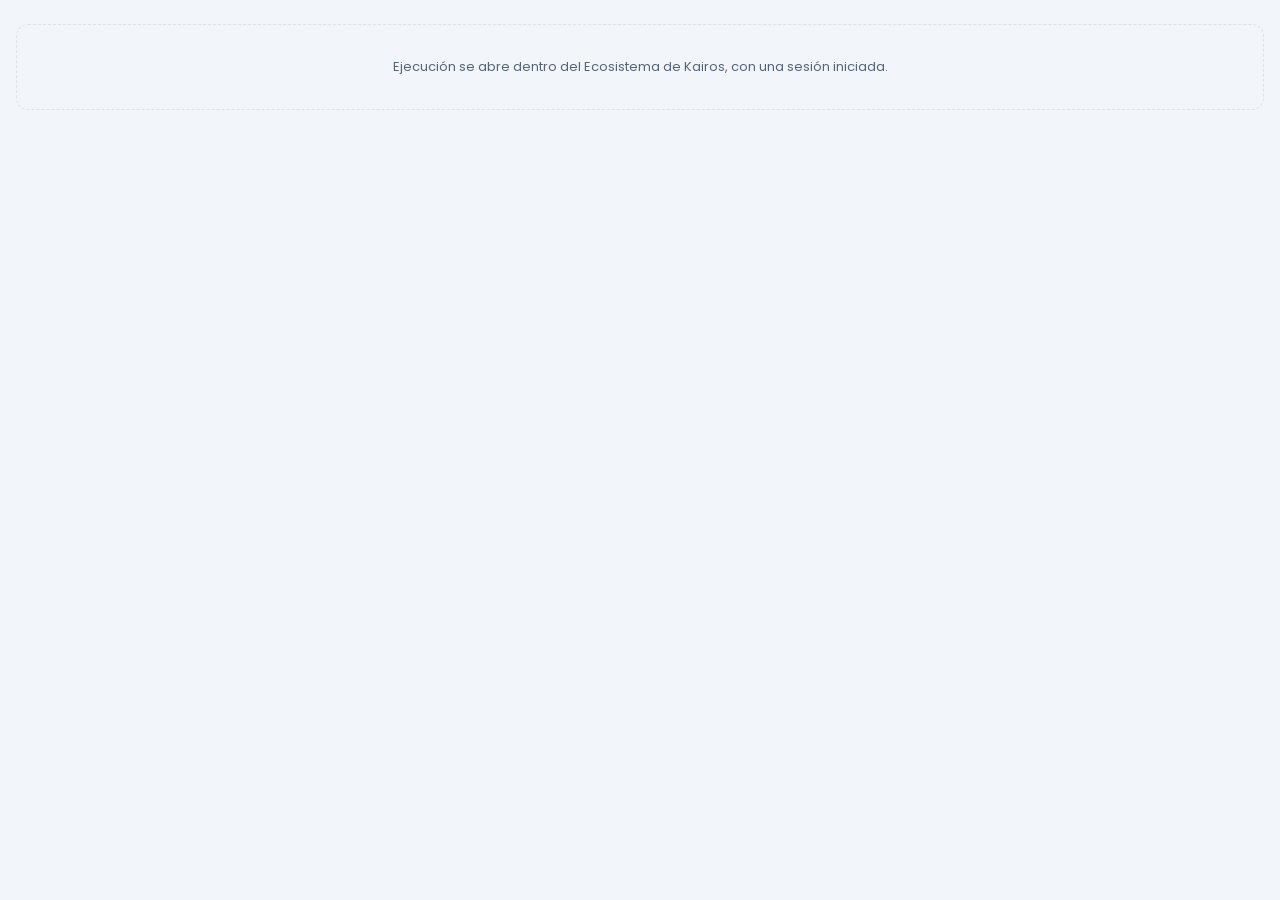
<file: modulos/ejecucion.html>
<!doctype html>
<html lang="es">
<head>
<meta charset="utf-8">
<meta name="viewport" content="width=device-width,initial-scale=1,viewport-fit=cover">
<title>Kairos Ejecución</title>
<meta name="claude:viewport-fit-sides" content="cover">
<link rel="stylesheet" href="https://fonts.googleapis.com/css2?family=Poppins:wght@300;400;500;600&display=swap">
<script>(function(){try{var p=window.parent;if(p!==window&&p.KAIROS_SHELL){var d=document.documentElement;d.classList.add('in-kairos');var th=p.document.documentElement.getAttribute('data-theme');if(th)d.setAttribute('data-theme',th);window.KAIROS_SHELL=p.KAIROS_SHELL;window.KAIROS_HOST=p.KAIROS_HOST;}}catch(e){}})();</script>
<style>
/* Layout: cabecera (sin pestanas: Semanas bloqueadas vive en Configuracion), carrusel de semanas y tablero persona x semana.
   Tokens del Ecosistema (design/planeacion-v1). */
:root {
  color-scheme: light;
  --font: 'Poppins', 'Segoe UI', system-ui, sans-serif;
  --navy: #001c3f; --bright: #0a58eb; --cyan: #00dcfa; --cyan-ink: #007f93;
  --bg: #f2f5f9; --surface: #fff; --surface-2: #f6f8fb; --ink: #001c3f; --muted: #556578; --line: #dbe2ea; --line-2: #eef2f6;
  --primary: #002473; --primary-ink: #fff; --primary-soft: #e8eefc; --focus: #0a58eb;
  --ok-bg: #e5f7ee; --ok-ink: #145a37; --warn-bg: #fff4e0; --warn-ink: #7a4a00; --err-bg: #fbeaeb; --err-ink: #b0353c;
  --approval: #7543ff; --approval-soft: #f1ecff; --off-bg: #e9edf2; --off-ink: #8593a5;
  --res: #7aa7ff; --res-soft: #e8f0ff;
  --shadow: 0 12px 32px rgba(0,28,63,.18); --shadow-sm: 0 2px 8px rgba(0,28,63,.08);
  --r-ctl: 8px; --r-surf: 12px;
}
@media (prefers-color-scheme: dark) { :root:not([data-theme="light"]) {
  --bg: #07111f; --surface: #0d1b2f; --surface-2: #112339; --ink: #e7eef7; --muted: #9db0c5; --line: #22385a; --line-2: #182b45;
  --primary: #5d8dff; --primary-ink: #04122a; --primary-soft: #16294a; --focus: #7fb0ff; --bright: #7fb0ff; --cyan-ink: #5fe6fb;
  --ok-bg: #0e3324; --ok-ink: #8fe3b6; --warn-bg: #3a2a0c; --warn-ink: #ffd28a; --err-bg: #3d1519; --err-ink: #ff7a80;
  --approval: #a98bff; --approval-soft: #221a45; --off-bg: #132439; --off-ink: #5f738c; --navy: #020c1a;
  --res: #4f7fd6; --res-soft: #15284a;
  --shadow: 0 12px 32px rgba(0,0,0,.55); --shadow-sm: 0 2px 8px rgba(0,0,0,.4); color-scheme: dark; } }
:root[data-theme="dark"] {
  --bg: #07111f; --surface: #0d1b2f; --surface-2: #112339; --ink: #e7eef7; --muted: #9db0c5; --line: #22385a; --line-2: #182b45;
  --primary: #5d8dff; --primary-ink: #04122a; --primary-soft: #16294a; --focus: #7fb0ff; --bright: #7fb0ff; --cyan-ink: #5fe6fb;
  --ok-bg: #0e3324; --ok-ink: #8fe3b6; --warn-bg: #3a2a0c; --warn-ink: #ffd28a; --err-bg: #3d1519; --err-ink: #ff7a80;
  --approval: #a98bff; --approval-soft: #221a45; --off-bg: #132439; --off-ink: #5f738c; --navy: #020c1a;
  --res: #4f7fd6; --res-soft: #15284a;
  --shadow: 0 12px 32px rgba(0,0,0,.55); --shadow-sm: 0 2px 8px rgba(0,0,0,.4); color-scheme: dark; }

* { box-sizing: border-box; }
html, body { margin: 0; }
body { background: var(--bg); color: var(--ink); font-family: var(--font); font-size: 14px; line-height: 1.5; font-variant-numeric: tabular-nums; }
button, input, select, textarea { font: inherit; color: inherit; }
button { cursor: pointer; background: none; border: 0; padding: 0; }
button:disabled { cursor: not-allowed; opacity: .5; }
:focus-visible { outline: 3px solid var(--focus); outline-offset: 2px; border-radius: 6px; }
h1, h2, h3 { margin: 0; text-wrap: balance; }
p { margin: 0; }
.ic { width: 16px; height: 16px; fill: none; stroke: currentColor; stroke-width: 1.8; stroke-linecap: round; stroke-linejoin: round; flex: none; }
.sr { position: absolute !important; width: 1px; height: 1px; overflow: hidden; clip: rect(0 0 0 0); white-space: nowrap; }

.wrap { max-width: 1320px; margin: 0 auto; padding-block: 24px 120px; padding-left: max(16px, env(safe-area-inset-left, 0px)); padding-right: max(16px, env(safe-area-inset-right, 0px)); display: flex; flex-direction: column; gap: 16px; }
/* Embebido en Configuracion (Semanas bloqueadas): sin margenes propios */
html.emb body { background: transparent; }
html.emb .wrap { max-width: none; padding: 0; }
.head { display: flex; flex-wrap: wrap; gap: 12px; align-items: flex-end; justify-content: space-between; }
.head h1 { font-size: 24px; font-weight: 600; letter-spacing: -.01em; }
.head p { color: var(--muted); font-size: 13px; max-width: 72ch; }
.scope { font-size: 12.5px; color: var(--muted); display: inline-flex; gap: 6px; align-items: center; }

.tabs { position: relative; display: flex; gap: 4px; border-bottom: 1px solid var(--line); overflow-x: auto; }
.tabs button { padding: 10px 14px; font-size: 13.5px; color: var(--muted); border-bottom: 2px solid transparent; margin-bottom: -1px; white-space: nowrap; display: inline-flex; gap: 8px; align-items: center; }
.tabs button[aria-selected="true"] { color: var(--ink); font-weight: 600; border-color: var(--cyan); }
.count { font-size: 11px; font-weight: 600; padding: 0 7px; border-radius: 999px; background: var(--warn-bg); color: var(--warn-ink); }
.count.ap { background: var(--approval-soft); color: var(--approval); }

.btn { display: inline-flex; align-items: center; gap: 8px; padding: 8px 14px; border-radius: var(--r-ctl); font-size: 13px; font-weight: 500; white-space: nowrap; }
.btn.primary { background: var(--primary); color: var(--primary-ink); }
.btn.ghost { border: 1px solid var(--line); background: var(--surface); }
.btn.ghost:hover:not(:disabled) { border-color: var(--bright); }
.btn.approve { background: var(--approval); color: #fff; }
.btn.danger { border: 1px solid var(--err-ink); color: var(--err-ink); background: var(--surface); }
.btn.sm { padding: 5px 10px; font-size: 12px; }
.link { color: var(--bright); font-weight: 500; font-size: 13px; }
.link:hover { text-decoration: underline; }
.icon-btn { width: 32px; height: 32px; border-radius: var(--r-ctl); display: inline-flex; align-items: center; justify-content: center; color: var(--muted); flex: none; }
.icon-btn:hover:not(:disabled) { background: var(--surface-2); color: var(--ink); }

.pill { display: inline-flex; align-items: center; gap: 6px; font-size: 11.5px; font-weight: 500; padding: 2px 10px; border-radius: 999px; background: var(--off-bg); color: var(--off-ink); white-space: nowrap; }
.pill.ok { background: var(--ok-bg); color: var(--ok-ink); }
.pill.warn { background: var(--warn-bg); color: var(--warn-ink); }
.pill.err { background: var(--err-bg); color: var(--err-ink); }
.pill.pri { background: var(--primary-soft); color: var(--primary); }
.pill.ap { background: var(--approval-soft); color: var(--approval); }
.pill.prop { background: transparent; border: 1px dashed var(--approval); color: var(--approval); }
.pill.sim { background: transparent; border: 1px dashed var(--line); color: var(--muted); }
.pill .ic { width: 12px; height: 12px; }
.muted { color: var(--muted); }
.note { font-size: 12.5px; color: var(--muted); }

.banner { display: flex; flex-wrap: wrap; gap: 10px 12px; align-items: center; padding: 12px 16px; border-radius: var(--r-surf); border: 1px solid var(--line); background: var(--surface); }
.banner .txt { flex: 1 1 260px; min-width: 0; display: flex; flex-direction: column; gap: 2px; }
.banner b { font-weight: 600; font-size: 13.5px; }
.banner span { font-size: 12.5px; color: var(--muted); }
.banner.warn { background: var(--warn-bg); border-color: transparent; }
.banner.warn b, .banner.warn span { color: var(--warn-ink); }
.banner.ap { background: var(--approval-soft); border-color: transparent; }
.banner.ap b, .banner.ap span { color: var(--approval); }
.banner.ok { background: var(--ok-bg); border-color: transparent; }
.banner.ok b, .banner.ok span { color: var(--ok-ink); }
.banner.err { background: var(--err-bg); border-color: transparent; }
.banner.err b, .banner.err span { color: var(--err-ink); }
.banner .b-ic { width: 34px; height: 34px; border-radius: 9px; display: flex; align-items: center; justify-content: center; background: rgba(0,0,0,.06); flex: none; }

.card { background: var(--surface); border: 1px solid var(--line); border-radius: var(--r-surf); padding: 18px; display: flex; flex-direction: column; gap: 14px; min-width: 0; }
.card-h { display: flex; flex-wrap: wrap; gap: 8px 12px; align-items: center; justify-content: space-between; }
.card-h h2 { font-size: 15px; font-weight: 600; }
.card-h p { font-size: 12.5px; color: var(--muted); max-width: 80ch; }

/* Barra de herramientas */
.toolbar { display: flex; flex-wrap: wrap; gap: 8px; align-items: center; }
.toolbar .sp { flex: 1 1 auto; }
.sbox { position: relative; flex: 1 1 200px; max-width: 280px; }
.sbox .search { max-width: none; }
.sug { position: absolute; top: calc(100% + 4px); left: 0; min-width: 100%; width: max-content; max-width: min(380px, 90vw); background: var(--surface); border: 1px solid var(--line); border-radius: var(--r-ctl); box-shadow: 0 8px 20px rgba(0,28,63,.16); max-height: 300px; overflow: auto; z-index: 30; padding: 4px; }
.sug-h { font-size: 11px; letter-spacing: .08em; text-transform: uppercase; color: var(--muted); padding: 6px 8px 2px; font-weight: 500; }
.sug-e { padding: 10px 8px; font-size: 13px; color: var(--muted); }
.sug button { display: flex; align-items: center; gap: 8px; width: 100%; padding: 6px 8px; border: 0; background: none; text-align: left; font-size: 13px; color: var(--ink); border-radius: 3px; cursor: pointer; }
.sug button:hover, .sug button:focus-visible { background: var(--primary-soft, var(--line-2)); }
.sug-c { font-family: ui-monospace, Consolas, monospace; font-size: 12px; color: var(--muted); }
.search { display: flex; align-items: center; gap: 8px; border: 1px solid var(--line); border-radius: var(--r-ctl); background: var(--surface); padding: 0 10px; flex: 1 1 200px; max-width: 280px; color: var(--muted); }
.search input { border: 0; background: transparent; padding: 8px 0; min-width: 0; flex: 1; color: var(--ink); outline: none; }
select.f { border: 1px solid var(--line); border-radius: var(--r-ctl); background: var(--surface); padding: 8px 10px; min-width: 0; max-width: 100%; color: var(--ink); }
.toolbar select.f { flex: 0 1 260px; }
.seg { display: inline-flex; border: 1px solid var(--line); border-radius: var(--r-ctl); overflow: hidden; background: var(--surface); }
.seg button { padding: 7px 12px; font-size: 13px; }
.seg button[aria-pressed="true"] { background: var(--primary-soft); color: var(--primary); font-weight: 600; }

/* Carrusel de semanas */
.weeks { display: flex; gap: 8px; align-items: center; min-width: 0; }
.wlist { display: flex; gap: 6px; overflow-x: auto; scrollbar-width: none; min-width: 0; flex: 1; padding: 11px 2px 2px; }
.wlist::-webkit-scrollbar { display: none; }
.wk { flex: 1 0 104px; display: flex; flex-direction: column; align-items: flex-start; gap: 1px; padding: 7px 10px; border-radius: var(--r-ctl); border: 1px solid var(--line); background: var(--surface); text-align: left; position: relative; }
.wk b { font-size: 12.5px; font-weight: 600; white-space: nowrap; }
.wk small { font-size: 11px; color: var(--muted); display: inline-flex; gap: 4px; align-items: center; white-space: nowrap; }
.wk small .ic { width: 11px; height: 11px; }
.wk[aria-pressed="true"] { background: var(--primary); border-color: var(--primary); color: var(--primary-ink); }
.wk[aria-pressed="true"] small { color: inherit; opacity: .85; }
.wk.cur::after { content: "Hoy"; position: absolute; top: -9px; z-index: 1; box-shadow: 0 0 0 2px var(--surface); right: 8px; font-size: 10px; font-weight: 600; padding: 0 6px; border-radius: 999px; background: var(--cyan); color: #02121f; }
.wk.fut { border-style: dashed; }

/* Resumen por semana */
.sumrow { display: grid; gap: 12px; }
.wsum { background: var(--surface); border: 1px solid var(--line); border-radius: var(--r-surf); padding: 12px 14px; display: flex; flex-direction: column; gap: 6px; min-width: 0; }
.wsum-h { display: flex; flex-wrap: wrap; gap: 6px 10px; align-items: baseline; }
.wsum-h b { font-weight: 600; font-size: 14px; }
.wsum-h small { color: var(--muted); font-size: 12px; }
.wsum .kv { display: flex; flex-wrap: wrap; gap: 4px 16px; font-size: 12.5px; color: var(--muted); }
.wsum .kv b { color: var(--ink); font-weight: 600; }

/* Tablero */
.board { display: flex; flex-direction: column; gap: 14px; }
.prow { display: flex; flex-direction: column; gap: 8px; }
.prow-h { display: flex; gap: 10px; align-items: center; min-width: 0; }
.prow-h .nm { display: flex; flex-direction: column; line-height: 1.25; min-width: 0; }
.prow-h .nm b { font-weight: 600; font-size: 14px; }
.prow-h .nm small { font-size: 11.5px; color: var(--muted); }
.cols { display: grid; gap: 12px; align-items: start; }
.av { width: 34px; height: 34px; border-radius: 50%; overflow: hidden; flex: none; background: var(--navy); display: inline-flex; }
.av img { width: 100%; height: 100%; object-fit: cover; display: block; }
.av .ini { width: 100%; height: 100%; display: flex; align-items: center; justify-content: center; color: #fff; font-weight: 600; font-size: 12px; }
.av.sm { width: 24px; height: 24px; }
.av.sm .ini { font-size: 10px; }
.code { font-size: 11.5px; font-weight: 600; letter-spacing: .02em; color: var(--muted); white-space: nowrap; }

.wcard { background: var(--surface); border: 1px solid var(--line); border-radius: var(--r-surf); display: flex; flex-direction: column; min-width: 0; animation: rise .28s ease both; }
.wcard.locked { background: var(--surface-2); }
/* La tarjeta con un menu abierto queda por encima de las demas (la animacion crea un contexto de apilamiento por tarjeta) */
.wcard { position: relative; }
.wcard:has(.menu) { z-index: 40; }
.wcard.fut { border-style: dashed; }
.wc-h { display: flex; flex-wrap: nowrap; gap: 8px; align-items: center; padding: 12px 12px 8px 14px; min-width: 0; }
.wc-meta { display: flex; flex-wrap: wrap; gap: 6px 8px; align-items: center; padding: 0 14px 8px; }
.wc-meta .xs-st, .wc-meta .pill { font-size: 11px; padding: 1px 8px; }
.wc-h .wt { font-size: 13.5px; font-weight: 600; }
.wc-h .wn { font-size: 11px; font-weight: 600; color: var(--muted); letter-spacing: .02em; }
.ast { font-size: 11px; color: var(--muted); white-space: nowrap; }
.ln-h .code { font-size: 11px; letter-spacing: 0; }
.ln-h .ln-v { gap: 6px; font-size: 11.5px; }
.ln-h .ln-v .ic.chev { width: 14px; height: 14px; }
/* Agregar (proyecto en la semana, fase en el editor): + en circulo */
.addc { width: 24px; height: 24px; border-radius: 50%; border: 1px dashed var(--off-ink); color: var(--muted); display: inline-flex; align-items: center; justify-content: center; flex: none; }
.addc:hover, .addc[aria-expanded="true"] { border-style: solid; border-color: var(--primary); color: var(--primary); background: var(--primary-soft); }
.addc .ic { width: 13px; height: 13px; }
.addc.sm { width: 26px; height: 26px; }
.wc-h .sp { flex: 1 1 auto; }
.load { padding: 0 14px 10px; display: flex; flex-direction: column; gap: 5px; }
.load-t { display: flex; justify-content: space-between; gap: 8px; font-size: 12.5px; }
.load-t b { font-weight: 600; }
.bar { position: relative; height: 8px; border-radius: 999px; background: var(--line-2); overflow: hidden; }
.bar i { position: absolute; left: 0; top: 0; bottom: 0; border-radius: 999px; background: var(--off-ink); transition: width .35s ease; }
.bar i.full { background: var(--ok-ink); }
.bar i.over { background: var(--err-ink); }
.bar i.res { background: var(--res); }
.load-t > span:first-child { display: inline-flex; gap: 5px; align-items: center; }
.load-t .ic { width: 14px; height: 14px; }
.st-res { color: var(--muted); }
.st-under { color: var(--muted); }
.st-full { color: var(--ok-ink); }
.st-over { color: var(--err-ink); }

.lines { display: flex; flex-direction: column; border-top: 1px solid var(--line-2); }
.ln { border-bottom: 1px solid var(--line-2); }
.ln:last-child { border-bottom: 0; }
.ln-h { display: grid; grid-template-columns: minmax(0, 1fr) auto; gap: 2px 8px; align-items: center; padding: 9px 4px 9px 14px; width: 100%; text-align: left; }
/* Linea en dos renglones: codigo y valores arriba, nombre completo abajo (hasta 2 lineas) */
.ln-h .ln-n { display: contents; }
.ln-h .ln-n > :first-child { grid-column: 1; grid-row: 1; }
.ln-h .ln-n > :last-child { grid-column: 1 / -1; grid-row: 2; white-space: normal; display: -webkit-box; -webkit-line-clamp: 2; -webkit-box-orient: vertical; overflow: hidden; font-size: 12.5px; line-height: 1.35; }
.ln-h .ln-n > :only-child { grid-column: 1; grid-row: 1; white-space: nowrap; display: flex; -webkit-line-clamp: none; }
.ln-h .ln-v { grid-column: 2; grid-row: 1; }
.ln-h:hover { background: var(--surface-2); }
.ln-row { display: flex; align-items: center; }
.ln-row .ln-h { flex: 1 1 auto; min-width: 0; }
.ln-x { width: 28px; height: 28px; margin-right: 6px; align-self: flex-start; margin-top: 6px; border-radius: var(--r-ctl); display: inline-flex; align-items: center; justify-content: center; color: var(--off-ink); flex: none; }
.ln-x:hover { background: var(--err-bg); color: var(--err-ink); }
.ln-x .ic { width: 14px; height: 14px; }
.ln-n { display: flex; flex-direction: column; min-width: 0; line-height: 1.3; }
.ln-n span { font-size: 13px; white-space: nowrap; overflow: hidden; text-overflow: ellipsis; }
.ln-v { display: flex; gap: 8px; align-items: center; font-size: 12px; white-space: nowrap; }
.ln-v .r { color: var(--muted); }
.ln-v .e { font-weight: 600; }
.ln-v .ic.chev { transition: transform .2s; color: var(--muted); }
.ln.open .ln-v .ic.chev { transform: rotate(180deg); }
.ln-acts { display: flex; flex-wrap: wrap; gap: 6px; padding: 0 14px 10px; }
.tag { font-size: 10.5px; font-weight: 600; padding: 0 6px; border-radius: 999px; }
.tag.abs { background: var(--navy); color: #fff; }
.tag.noplan { background: var(--warn-bg); color: var(--warn-ink); }
.tag.closed { background: var(--off-bg); color: var(--off-ink); }
.ph-list { display: flex; flex-direction: column; gap: 4px; padding: 0 14px 12px; }
.ph-row { display: flex; justify-content: space-between; gap: 10px; font-size: 12.5px; color: var(--muted); }
.ph-row b { color: var(--ink); font-weight: 500; }

/* Editor */
.editor { margin: 0 10px 12px; padding: 12px; border-radius: var(--r-ctl); background: var(--surface-2); border: 1px solid var(--line); display: flex; flex-direction: column; gap: 8px; }
.ed-row { display: grid; grid-template-columns: minmax(0, 1fr) 88px 32px 26px; gap: 8px; align-items: center; font-size: 13px; }
.ph-sel, .nf-mot { border: 1px solid var(--line); border-radius: var(--r-ctl); background: var(--surface); padding: 6px 8px; font-size: 13px; color: var(--ink); min-width: 0; width: 100%; }
.nf-mot { grid-column: 1 / -1; }
.ed-row.nf .ph-sel { border-color: var(--approval); }
.ph-lock { display: inline-flex; gap: 6px; align-items: center; color: var(--muted); min-width: 0; }
.ph-lock .ic { width: 13px; height: 13px; }
.ed-add { display: inline-flex; gap: 6px; align-items: center; align-self: flex-start; }
.ferr.muted { color: var(--muted); }
.ed-row label { min-width: 0; overflow: hidden; text-overflow: ellipsis; white-space: nowrap; }
.hin { display: flex; align-items: center; border: 1px solid var(--line); border-radius: var(--r-ctl); background: var(--surface); padding-right: 8px; }
.hin input { width: 100%; min-width: 0; border: 0; background: transparent; padding: 6px 8px; text-align: right; outline: none; }
.hin span { color: var(--muted); font-size: 12px; }
.ed-row.bad .hin { border-color: var(--err-ink); }
.ferr { grid-column: 1 / -1; font-size: 12px; color: var(--err-ink); }
.ed-sum { display: flex; flex-wrap: wrap; gap: 4px 14px; font-size: 12.5px; color: var(--muted); border-top: 1px dashed var(--line); padding-top: 8px; }
.ed-sum b { color: var(--ink); }
.ed-acts { display: flex; flex-wrap: wrap; gap: 8px; align-items: center; }
.form-err { display: flex; gap: 8px; align-items: flex-start; font-size: 12.5px; color: var(--err-ink); background: var(--err-bg); padding: 8px 10px; border-radius: var(--r-ctl); }

.wc-f { display: flex; flex-wrap: wrap; gap: 6px; align-items: center; padding: 10px 14px 12px; border-top: 1px solid var(--line-2); }
.wc-f .sp { flex: 1 1 auto; }
.wc-f select { border: 1px solid var(--line); border-radius: var(--r-ctl); background: var(--surface); padding: 5px 8px; font-size: 12.5px; max-width: 100%; min-width: 0; }
.wc-note { padding: 10px 14px 12px; font-size: 12px; color: var(--muted); display: flex; gap: 6px; align-items: center; border-top: 1px solid var(--line-2); }
.kw { position: relative; }
.menu { position: absolute; right: 0; top: calc(100% + 4px); z-index: 20; min-width: 220px; max-height: 300px; overflow: auto; background: var(--surface); border: 1px solid var(--line); border-radius: var(--r-ctl); box-shadow: var(--shadow); padding: 6px; display: flex; flex-direction: column; }
.menu button { display: flex; gap: 10px; align-items: center; padding: 8px 10px; border-radius: 6px; font-size: 13px; text-align: left; }
.menu button:hover { background: var(--surface-2); }
.menu.left { left: 0; right: auto; }
.menu button.danger { color: var(--err-ink); }
.menu .code { flex: none; }
.empty { padding: 32px 16px; text-align: center; color: var(--muted); border: 1px dashed var(--line); border-radius: var(--r-surf); font-size: 13px; }
.empty.sm { padding: 16px 12px; border: 0; }

/* Borradores */
.drafts { display: flex; flex-wrap: wrap; gap: 8px 12px; align-items: center; padding: 10px 14px; border-radius: var(--r-surf); background: var(--warn-bg); color: var(--warn-ink); font-size: 12.5px; }
.drafts b { font-weight: 600; }
.drafts ul { margin: 0; padding: 0; list-style: none; display: flex; flex-wrap: wrap; gap: 4px 14px; }

/* Horas extra */
.xh { font-size: 14px; font-weight: 600; display: flex; flex-wrap: wrap; gap: 8px; align-items: center; margin-top: 6px; }
.xcard { border: 1px solid var(--line); border-radius: var(--r-surf); background: var(--surface); overflow: hidden; }
.xcard > summary { list-style: none; display: flex; flex-wrap: wrap; gap: 6px 14px; align-items: center; padding: 12px 14px; cursor: pointer; }
.xcard > summary::-webkit-details-marker { display: none; }
.xcard > summary .chev { margin-left: auto; color: var(--muted); transition: transform .2s; }
.xcard[open] > summary .chev { transform: rotate(180deg); }
.xcard .soon { color: var(--warn-ink); }
.xbody { padding: 0 14px 14px; display: flex; flex-direction: column; gap: 10px; }
.xprog { display: flex; flex-direction: column; gap: 6px; font-size: 12.5px; }
.xbar i { background: var(--approval); }
.xrows { display: flex; flex-direction: column; gap: 8px; }
.xr { display: grid; grid-template-columns: minmax(0, 1.6fr) minmax(0, 1.2fr) minmax(0, 1.4fr) 90px 32px; gap: 8px; align-items: end; padding: 10px; border-radius: var(--r-ctl); background: var(--surface-2); }
.xr.bad { outline: 1px solid var(--err-ink); }
.xr label { display: flex; flex-direction: column; gap: 3px; font-size: 11.5px; color: var(--muted); min-width: 0; }
.xr select, .xr input { border: 1px solid var(--line); border-radius: var(--r-ctl); background: var(--surface); padding: 6px 8px; font-size: 13px; color: var(--ink); min-width: 0; width: 100%; }
.xr .ferr, .xr .xap { grid-column: 1 / -1; font-size: 12px; }
.xr .xap { color: var(--approval); }
.ret-note { font-size: 12.5px; color: var(--err-ink); background: var(--err-bg); padding: 8px 10px; border-radius: var(--r-ctl); }

.tbl-wrap { position: relative; overflow-x: auto; border: 1px solid var(--line); border-radius: var(--r-surf); background: var(--surface); }
table { width: 100%; border-collapse: collapse; font-size: 13px; }
th { text-align: left; font-weight: 500; font-size: 11.5px; color: var(--muted); letter-spacing: .05em; text-transform: uppercase; padding: 10px 12px; border-bottom: 1px solid var(--line); white-space: nowrap; background: var(--surface-2); }
td { padding: 9px 12px; border-bottom: 1px solid var(--line-2); vertical-align: middle; }
tr:last-child td { border-bottom: 0; }
td.n, th.n { text-align: right; }
td small { display: block; color: var(--muted); font-size: 11.5px; }
.nowrap { white-space: nowrap; }
tr.frow th { background: var(--surface); padding: 6px 8px; text-transform: none; letter-spacing: 0; }
tr.frow select { border: 1px solid var(--line); border-radius: 6px; background: var(--surface); padding: 4px 6px; font-size: 12px; max-width: 160px; }
tr.mine td { background: var(--approval-soft); }
.xs-st { font-size: 11.5px; font-weight: 500; padding: 2px 9px; border-radius: 999px; white-space: nowrap; }
.xs-st.todo, .xs-st.stale, .xs-st.returned { background: var(--warn-bg); color: var(--warn-ink); }
.xs-st.pending { background: var(--approval-soft); color: var(--approval); }
.xs-st.approved { background: var(--ok-bg); color: var(--ok-ink); }
.xs-st.expired { background: var(--off-bg); color: var(--off-ink); }
.row-acts { display: flex; gap: 6px; flex-wrap: wrap; justify-content: flex-end; }

/* Bloqueos */
.lock-form { display: flex; flex-wrap: wrap; gap: 10px; align-items: flex-end; }
.lock-form label { display: flex; flex-direction: column; gap: 4px; font-size: 12px; color: var(--muted); }
.locks { list-style: none; margin: 0; padding: 0; display: flex; flex-direction: column; gap: 8px; }
.locks li { display: flex; flex-wrap: wrap; gap: 8px 14px; align-items: center; padding: 12px 14px; border: 1px solid var(--line); border-radius: var(--r-surf); background: var(--surface); }
.locks li.off { background: var(--surface-2); border-style: dashed; }
.locks li .t { flex: 1 1 260px; min-width: 0; display: flex; flex-direction: column; gap: 2px; font-size: 13px; }
.locks li .t b { font-weight: 600; display: inline-flex; gap: 6px; align-items: center; }
.locks li .t small { color: var(--muted); font-size: 12px; }
.gaps { display: flex; flex-wrap: wrap; gap: 6px; }
.reopen { display: flex; flex-wrap: wrap; gap: 8px; align-items: center; width: 100%; }
.reopen input { flex: 1 1 220px; border: 1px solid var(--line); border-radius: var(--r-ctl); background: var(--surface); padding: 6px 10px; min-width: 0; }

/* Dialogo */
.dlg-bg { position: fixed; inset: 0; background: rgba(0,28,63,.32); z-index: 40; display: flex; align-items: center; justify-content: center; padding: 16px; }
.dlg { background: var(--surface); border-radius: var(--r-surf); box-shadow: var(--shadow); width: min(560px, 100%); max-height: calc(100vh - 32px); overflow: auto; padding: 20px; display: flex; flex-direction: column; gap: 12px; animation: rise .2s ease both; }
.dlg h2 { font-size: 17px; font-weight: 600; }
.dlg .sub { font-size: 12.5px; color: var(--muted); }
.dlg label.fld { display: flex; flex-direction: column; gap: 4px; font-size: 12px; color: var(--muted); }
.dlg-acts { display: flex; flex-wrap: wrap; gap: 8px; justify-content: flex-end; }
.chk { display: flex; gap: 8px; align-items: center; font-size: 13px; padding: 6px 0; border-bottom: 1px solid var(--line-2); }
.chk:last-child { border-bottom: 0; }
.chk .sp { flex: 1 1 auto; }
.imp-ok { color: var(--ok-ink); }
.imp-bad { color: var(--err-ink); }
textarea.f { border: 1px solid var(--line); border-radius: var(--r-ctl); background: var(--surface); padding: 8px 10px; width: 100%; resize: vertical; min-height: 64px; }

.legend { display: flex; flex-wrap: wrap; gap: 6px 16px; font-size: 12px; color: var(--muted); align-items: center; }
.legend .pill { white-space: normal; }
.legend i { display: inline-block; width: 18px; height: 6px; border-radius: 999px; vertical-align: middle; margin-right: 6px; }
.toast { position: fixed; left: 50%; bottom: calc(24px + env(safe-area-inset-bottom, 0px)); transform: translateX(-50%); background: var(--navy); color: #fff; padding: 10px 16px; border-radius: var(--r-ctl); font-size: 13px; z-index: 60; box-shadow: var(--shadow); max-width: calc(100vw - 32px); }

@keyframes rise { from { opacity: 0; transform: translateY(6px); } to { opacity: 1; transform: none; } }
/* Distribuir horas extra: grilla CECO x dia con Diurna y Nocturna, semanas plegables [ACORDADO 03-nov] */
.xg-box { background: var(--surface); border: 1px solid var(--line); border-radius: var(--r-surf); overflow: hidden; }
.xg-box .tbl-wrap { border: 0; border-radius: 0; }
table.xg { width: 100%; border-collapse: separate; border-spacing: 0; table-layout: fixed; font-size: 12.5px; font-variant-numeric: tabular-nums; }
.xg col.c-cc { width: 260px; } .xg col.c-tt { width: 64px; } .xg col.c-ap { width: 150px; }
.xg th { font-size: 10.5px; text-transform: uppercase; letter-spacing: .04em; color: var(--muted); font-weight: 500; padding: 6px 2px; background: var(--surface-2); border-bottom: 1px solid var(--line); text-align: center; white-space: nowrap; }
.xg th.l, .xg td.l { text-align: left; padding-left: 12px; } .xg th.r, .xg td.r { text-align: right; padding-right: 10px; }
.xg th.dd, .xg td.dl { border-left: 1px solid var(--line-2, var(--line)); }
.xg th.fq { font-size: 10px; } .xg th.fq .ic { width: 12px; height: 12px; vertical-align: -2px; margin-right: 2px; }
.xg th.dom { color: var(--teal-ink, #00727f); background: color-mix(in srgb, #00a3b4 10%, var(--surface-2)); }
.xg td { padding: 4px 2px; border-bottom: 1px solid var(--line-2, var(--line)); vertical-align: middle; text-align: center; }
.xg td.dom { background: color-mix(in srgb, #00a3b4 6%, var(--surface)); }
.xg td.l { padding: 7px 8px 7px 12px; }
.xg-c { width: 100%; min-width: 0; height: 30px; border: 1px solid var(--line); border-radius: 5px; background: var(--surface); text-align: center; font: inherit; font-size: 12.5px; color: var(--ink); padding: 0 2px; }
.xg-c.dom { background: color-mix(in srgb, #00a3b4 5%, var(--surface)); }
.xg-c.v { border-color: var(--accent, #0a58eb); background: color-mix(in srgb, #0a58eb 7%, var(--surface)); font-weight: 600; }
.xg-c.n.v { border-color: var(--approval); background: color-mix(in srgb, #5b33d6 8%, var(--surface)); }
.xg-c:focus { outline: 2px solid var(--focus, #0a58eb); outline-offset: 1px; }
.xw-r td { background: var(--surface-2); border-top: 1px solid var(--line); text-align: left; padding: 8px 12px; }
.xw-h { display: flex; align-items: center; gap: 8px 16px; flex-wrap: wrap; }
.xw-t { display: flex; align-items: center; gap: 8px; background: none; border: 0; padding: 0; cursor: pointer; text-align: left; color: var(--ink); font: inherit; }
.xw-t .chev { width: 16px; height: 16px; transform: none; transition: transform .15s; color: var(--muted); flex: none; }
.xw-t[aria-expanded="false"] .chev { transform: rotate(-90deg); }
.xw-t b { display: block; font-size: 13.5px; font-weight: 600; } .xw-t small { display: block; font-size: 11.5px; color: var(--muted); } .xw-t strong { color: var(--warn-ink); font-weight: 600; }
.xw-p { display: flex; flex-direction: column; gap: 3px; width: 200px; font-size: 11.5px; } .xw-p .bar { height: 6px; }
.xw-pl { font-size: 12px; } .xw-pl.soon { color: var(--warn-ink); font-weight: 600; }
.xw-s { margin-left: auto; }
.xg-ap { display: inline-flex; align-items: center; gap: 6px; font-size: 12px; min-width: 0; } .xg-ap > span:last-child { overflow: hidden; text-overflow: ellipsis; white-space: nowrap; }
.xg-apm { display: none; } .xg-mob .xg-apm { display: inline; }
.xg-foot { display: flex; align-items: center; gap: 10px 14px; flex-wrap: wrap; padding: 12px 14px; border-top: 1px solid var(--line); }
.xg-foot .btn { margin-left: auto; }
.xg-tys { display: flex; gap: 6px 8px; flex-wrap: wrap; align-items: center; font-size: 12.5px; }
.xg-ty { display: inline-flex; gap: 5px; align-items: center; border: 1px solid var(--line); border-radius: 999px; padding: 2px 10px; } .xg-ty .ic { width: 13px; height: 13px; } .xg-ty b { font-weight: 600; }
.xg-note { margin: 0; padding: 0 14px 12px; }
.xg-box .ret-note, .xg-box .form-err { margin: 8px 0 0; }
.xg-mob { display: none; }
.xg-card { padding: 12px 14px; border-bottom: 1px solid var(--line); display: flex; flex-direction: column; gap: 10px; }
.xg-card .xw-p { width: 100%; } .xg-card .xw-s { margin-left: 0; width: 100%; min-height: 44px; justify-content: center; }
.xg-mc { border-top: 1px dashed var(--line); padding-top: 8px; display: flex; flex-direction: column; gap: 6px; }
.xg-mg { display: grid; grid-template-columns: 18px repeat(7, minmax(0, 1fr)); gap: 4px; align-items: center; font-size: 10.5px; color: var(--muted); text-align: center; }
.xg-mg .dom { color: var(--teal-ink, #00727f); } .xg-mg .ic { width: 13px; height: 13px; }
.xg-mg .xg-c { height: 40px; font-size: 13px; }
@media (max-width: 1149px) { .xg col.c-cc { width: 200px; } }
@media (min-width: 1150px) { .xg-desk .xg-apm { display: none !important; } }
@media (max-width: 1149px) { .xg-desk .xg-apm { display: inline; } }
@media (max-width: 899px) { .xg-desk { display: none; } .xg-mob { display: block; } .xg-foot .btn { width: 100%; min-height: 44px; justify-content: center; margin-left: 0; } }
/* v4: semana como tarjeta propia, con su encabezado de dias y fechas [ACORDADO 03-nov] */
.xg-list { display: flex; flex-direction: column; gap: 12px; }
.xw-card { background: var(--surface); border: 1px solid var(--line); border-radius: var(--r-surf); overflow: hidden; }
.xw-card.soon { border-left: 4px solid #c46a00; }
.xw-card > .xw-h, .xw-card > .ret-note, .xw-card > .form-err { padding: 12px 16px; margin: 0; }
.xw-card > .ret-note, .xw-card > .form-err { padding-top: 0; }
.xw-card.cl > .xw-h { background: var(--surface-2); }
.xw-card .tbl-wrap { border: 0; border-top: 1px solid var(--line); border-radius: 0; }
.xw-n { font-size: 12px; color: var(--muted); margin-left: auto; }
.xw-n + .xw-s { margin-left: 0; }
.xg th.dd b { display: block; font-weight: 600; font-size: 10.5px; }
.xg th.dd small { display: block; font-size: 10.5px; text-transform: none; letter-spacing: 0; color: var(--ink); font-weight: 400; }
.xg th.dom small { color: inherit; }
.xg-mg small { display: block; font-size: 10px; color: var(--muted); }
.xg-list > .xg-foot { background: var(--surface); border: 1px solid var(--line); border-radius: var(--r-surf); }
.xg-list > .xg-foot .xg-note { flex-basis: 100%; padding: 0; }
.xw-card .xg-mob { padding: 0 16px 12px; }
@media (max-width: 899px) { .xw-card .xw-p { width: 100%; } .xw-card .xw-s { margin-left: 0; width: 100%; min-height: 44px; justify-content: center; } .xw-card > .xw-h { padding: 12px 14px; } .xw-card .xg-mob { padding: 0 14px 12px; } .xw-n { margin-left: 0; } }
/* Compensatorio en la distribucion [ACORDADO 04-nov, boceto 36-37] */
.xg col.c-cp { width: 96px; }
.xg th.cp, .xg td.cp { background: color-mix(in srgb, #1f8f5a 8%, var(--surface)); border-left: 2px solid color-mix(in srgb, #1f8f5a 35%, var(--surface)); }
.xg th.cp { color: var(--ok-ink); font-size: 10.5px; } .xg th.cp .ic { width: 12px; height: 12px; vertical-align: -2px; margin-right: 3px; }
.xg th.cp small { display: block; font-size: 10px; text-transform: none; letter-spacing: 0; font-weight: 400; }
.xg td.cp { padding: 4px 8px; }
.xg-c.cc.v { border-color: #1f8f5a; background: var(--ok-bg); color: var(--ok-ink); font-weight: 600; }
.xg-cn { display: flex; gap: 4px; align-items: center; font-size: 11px; color: var(--ok-ink); margin-top: 2px; } .xg-cn .ic { width: 11px; height: 11px; }
.xg-cm { display: flex; gap: 8px; align-items: center; background: color-mix(in srgb, #1f8f5a 8%, var(--surface)); border: 1px solid color-mix(in srgb, #1f8f5a 35%, var(--surface)); border-radius: 8px; padding: 6px 10px; font-size: 12.5px; color: var(--ok-ink); }
.xg-cm span { flex: 1; } .xg-cm .xg-c { width: 72px; height: 40px; flex: none; } .xg-cm .ic { width: 15px; height: 15px; }
.xw-split { display: flex; flex-wrap: wrap; gap: 2px 10px; font-size: 11.5px; font-weight: 500; }
.xw-sb { display: inline-flex; gap: 3px; align-items: center; white-space: nowrap; } .xw-sb .ic { width: 11px; height: 11px; }
.xw-sb.d { color: #0a58eb; } .xw-sb.n { color: var(--approval); } .xw-sb.dd { color: #00727f; } .xw-sb.dn { color: #7a4f12; } .xw-sb.c { color: var(--ok-ink); }
.xw-p { width: 300px; }
.xg-ty.c { border-color: color-mix(in srgb, #1f8f5a 35%, var(--surface)); color: var(--ok-ink); background: color-mix(in srgb, #1f8f5a 8%, var(--surface)); }
.hx-ty.c { color: var(--ok-ink); background: var(--ok-bg); }
.xh-row { display: flex; gap: 10px 16px; align-items: center; flex-wrap: wrap; justify-content: space-between; }
.cs-box { display: inline-flex; gap: 10px; align-items: center; border: 1px solid var(--line); background: var(--surface); border-radius: 10px; padding: 6px 12px; }
.cs-box > .ic { width: 18px; height: 18px; color: var(--ok-ink); } .cs-box b { display: block; font-size: 15px; font-weight: 600; line-height: 1.1; } .cs-box small { font-size: 11.5px; color: var(--muted); }
@media (prefers-color-scheme: dark) { :root:not([data-theme="light"]) .xw-sb.d { color: #9db8ff; } :root:not([data-theme="light"]) .xw-sb.dd { color: #5fd3e0; } :root:not([data-theme="light"]) .xw-sb.dn { color: #e2b877; } }
:root[data-theme="dark"] .xw-sb.d { color: #9db8ff; } :root[data-theme="dark"] .xw-sb.dd { color: #5fd3e0; } :root[data-theme="dark"] .xw-sb.dn { color: #e2b877; }
@media (max-width: 899px) { .xw-p { width: 100%; } }
@media (prefers-reduced-motion: reduce) { .wcard, .dlg { animation: none; } .bar i, .ln-v .ic.chev { transition: none; } }
@media (max-width: 760px) {
  .head h1 { font-size: 21px; }
  .search { max-width: none; } .sbox { max-width: none; }
  .xr { grid-template-columns: minmax(0, 1fr) minmax(0, 1fr); }
  .xr .xdel { justify-self: end; }
  .hide-sm { display: none; }
  td, th { padding: 8px 9px; }
  .wk { flex-basis: 96px; }
}

/* Horas extra con el estandar de grilla y filtros [ACORDADO 03-nov] */
.hx-k { display: grid; grid-template-columns: repeat(4, minmax(0, 1fr)); gap: 12px; margin-bottom: 12px; }
.hx-k .kpi { background: var(--surface); border: 1px solid var(--line); border-radius: 12px; padding: 12px 16px; display: flex; flex-direction: column; gap: 2px; min-width: 0; }
.hx-k .kpi small { font-size: 11px; text-transform: uppercase; letter-spacing: .05em; color: var(--muted); }
.hx-k .kpi b { font-size: 19px; font-weight: 600; }
.hx-k .kpi span { font-size: 12px; color: var(--muted); }
.hx-k .kpi.w b { color: var(--warn-ink); } .hx-k .kpi.v b, .hx-k .kpi.v strong { color: var(--approval); } .hx-k .kpi.g b { color: var(--ok-ink); }
.hx-pol { display: flex; gap: 8px; align-items: flex-start; font-size: 12.5px; color: var(--muted); margin: 0 0 12px; }
.hx-pol .ic { width: 15px; height: 15px; flex: none; margin-top: 2px; } .hx-pol b { color: var(--primary); }
.hx-fb { background: var(--surface); border: 1px solid var(--line); border-radius: 12px; padding: 10px 12px; display: flex; flex-direction: column; gap: 8px; margin: 12px 0; }
.hx-fr { display: flex; gap: 8px; align-items: center; flex-wrap: wrap; }
.hx-ms { display: flex; align-items: center; gap: 6px; border: 1px solid var(--line); border-radius: 8px; background: var(--surface-2); padding: 0 8px; height: 38px; font-size: 13px; color: var(--muted); flex: 1 1 150px; min-width: 0; }
.hx-ms.q { flex: 1.5 1 220px; } .hx-ms .ic { width: 15px; height: 15px; flex: none; }
.hx-ms .lbl { font-size: 11px; font-weight: 500; white-space: nowrap; }
.hx-ms select, .hx-ms input { border: 0; background: transparent; font: inherit; color: var(--ink); flex: 1; min-width: 0; height: 100%; outline: none; }
.hx-ms:focus-within { border-color: var(--focus); }
.hx-seg { display: inline-flex; border: 1px solid var(--line); border-radius: 8px; overflow: hidden; background: var(--surface); flex: none; }
.hx-seg button { height: 36px; padding: 0 12px; border: 0; border-left: 1px solid var(--line); background: none; font: inherit; font-size: 13px; color: var(--ink); display: inline-flex; gap: 6px; align-items: center; cursor: pointer; }
.hx-seg button:first-child { border-left: 0; }
.hx-seg button[aria-pressed="true"] { background: var(--primary-soft); color: var(--primary); font-weight: 600; }
.hx-seg b { font-size: 11px; background: var(--approval); color: #fff; border-radius: 999px; padding: 0 6px; } .hx-seg b.o { background: var(--primary); }
.hx-chips { display: flex; gap: 6px; align-items: center; flex-wrap: wrap; min-height: 26px; }
.hx-chip { display: inline-flex; gap: 4px; align-items: center; background: var(--primary-soft); color: var(--primary); border-radius: 999px; padding: 2px 4px 2px 10px; font-size: 12px; }
.hx-chip i { font-style: normal; opacity: .7; font-size: 11px; margin-right: 2px; }
.hx-chip button { width: 22px; height: 22px; border-radius: 999px; border: 0; background: none; color: inherit; display: inline-flex; align-items: center; justify-content: center; cursor: pointer; }
.hx-chip .ic { width: 12px; height: 12px; }
.hx-chips .sp { flex: 1; } .hx-ctx { font-size: 12px; color: var(--muted); }
.hx-wrap { background: var(--surface); border: 1px solid var(--line); border-radius: 12px; overflow-x: auto; }
table.hx-g { width: 100%; border-collapse: separate; border-spacing: 0; table-layout: fixed; font-size: 13px; font-variant-numeric: tabular-nums; }
.hx-g col.c-per { width: 160px; } .hx-g col.c-sem { width: 135px; } .hx-g col.c-ex { width: 66px; } .hx-xh { white-space: nowrap; } .hx-g col.c-ty { width: 140px; } .hx-g col.c-h { width: 58px; } .hx-g col.c-ap { width: 150px; } .hx-g col.c-st { width: 165px; }
.hx-dia2 { display: block; color: var(--ink) !important; font-size: 12px; margin-top: 2px; }
@media (max-width: 1149px) { .hx-g col.c-ap { width: 48px; } .hx-apn { display: none; } .hx-g col.c-per { width: 145px; } }
.hx-g th { font-size: 11px; text-transform: uppercase; letter-spacing: .05em; color: var(--muted); font-weight: 500; text-align: left; padding: 10px 12px; border-bottom: 1px solid var(--line); background: var(--surface-2); white-space: nowrap; }
.hx-g td { padding: 9px 12px; border-bottom: 1px solid var(--line-2); vertical-align: middle; }
.hx-g .n { text-align: right; }
.hx-g tr.hx-r1 td { border-top: 1px solid var(--line); }
.hx-g tbody tr:first-child td { border-top: 0; }
.hx-g td.hx-per { vertical-align: top; padding-top: 12px; background: var(--surface); border-right: 1px solid var(--line-2); }
.hx-g tr.mine td:not(.hx-per) { background: var(--approval-soft); }
.hx-who { display: flex; gap: 8px; align-items: center; } .hx-who b { display: block; font-weight: 600; } .hx-who small { display: block; font-size: 11.5px; color: var(--muted); }
.hx-ex { display: flex; flex-direction: column; gap: 4px; font-size: 12.5px; }
.hx-ex .bar { height: 6px; border-radius: 3px; background: var(--line-2); overflow: hidden; display: flex; }
.hx-ex .bar i { display: block; height: 100%; background: var(--bright); } .hx-ex .bar em { display: block; height: 100%; background: #c46a00; }
.hx-ex small { font-size: 11px; color: var(--muted); }
.hx-due { display: inline-flex; gap: 4px; align-items: center; font-size: 11.5px; color: var(--err-ink); } .hx-due .ic { width: 12px; height: 12px; }
.hx-xh { font-size: 15px; font-weight: 600; color: var(--warn-ink); }
.hx-ceco { display: flex; gap: 8px; align-items: flex-start; min-width: 0; }
.hx-ceco b { display: block; font-weight: 600; font-size: 12.5px; } .hx-ceco small { display: block; font-size: 12px; color: var(--muted); white-space: nowrap; overflow: hidden; text-overflow: ellipsis; }
.hx-ceco > span:last-child { min-width: 0; }
.hx-ty, .hx-st { display: inline-flex; font-size: 11.5px; padding: 2px 9px; border-radius: 999px; white-space: nowrap; }
.hx-ty.d { color: #0a58eb; background: #e8eefc; } .hx-ty.n { color: #5b33d6; background: #eee8ff; } .hx-ty.dd { color: #00727f; background: #dff4f6; } .hx-ty.dn { color: #7a4f12; background: #f3e8d6; }
.hx-st { font-weight: 600; } .hx-st.w { color: var(--warn-ink); background: var(--warn-bg); } .hx-st.v { color: var(--approval); background: var(--approval-soft); } .hx-st.g { color: var(--ok-ink); background: var(--ok-bg); } .hx-st.r { color: var(--err-ink); background: var(--err-bg); } .hx-st.x { color: var(--off-ink); background: var(--off-bg); }
.hx-by { display: block; font-size: 11px; color: var(--muted); margin-top: 2px; }
.hx-ap { display: flex; gap: 6px; align-items: center; font-size: 12.5px; }
.hx-acts { display: flex; gap: 6px; justify-content: flex-end; flex-wrap: wrap; }
.hx-none { display: flex; gap: 10px; align-items: center; color: var(--muted); font-size: 12.5px; margin: 0; flex-wrap: wrap; }
.hx-cards { display: none; flex-direction: column; gap: 10px; }
.hx-card { background: var(--surface); border: 1px solid var(--line); border-radius: 12px; padding: 12px 14px; display: flex; flex-direction: column; gap: 8px; }
.hx-card.mine { border-color: var(--approval); }
.hx-ch { display: flex; justify-content: space-between; align-items: center; gap: 8px; }
.hx-cl { border-top: 1px dashed var(--line); padding-top: 8px; display: flex; flex-direction: column; gap: 6px; }
.hx-cr { display: flex; justify-content: space-between; align-items: center; gap: 8px; font-size: 12.5px; flex-wrap: wrap; }
.hx-card .hx-acts { justify-content: stretch; } .hx-card .hx-acts .btn { flex: 1; min-height: 44px; justify-content: center; }
@media (max-width: 899px) {
  .hx-k { grid-template-columns: 1fr 1fr; }
  .hx-desk { display: none; } .hx-cards { display: flex; }
  .hx-ms { flex: 1 1 calc(50% - 8px); } .hx-ms.q { flex-basis: 100%; } .hx-seg { flex: 1 1 100%; } .hx-seg button { flex: 1; justify-content: center; }
}
@media (prefers-color-scheme: dark) { :root:not([data-theme="light"]) .hx-ty.d { color: #9db8ff; background: #1b2d55; } :root:not([data-theme="light"]) .hx-ty.n { color: #b9a3ff; background: #2f2457; } :root:not([data-theme="light"]) .hx-ty.dd { color: #5fd3e0; background: #0f3a42; } :root:not([data-theme="light"]) .hx-ty.dn { color: #e2b877; background: #3d2d14; } }
</style>
</head>
<body>
<svg width="0" height="0" style="position:absolute" aria-hidden="true">
  <symbol id="i-search" viewBox="0 0 24 24"><circle cx="11" cy="11" r="7"/><path d="M20 20l-4-4"/></symbol>
  <symbol id="i-plus" viewBox="0 0 24 24"><path d="M12 5v14M5 12h14"/></symbol>
  <symbol id="i-x" viewBox="0 0 24 24"><path d="M6 6l12 12M18 6L6 18"/></symbol>
  <symbol id="i-check" viewBox="0 0 24 24"><path d="M5 12l5 5L20 7"/></symbol>
  <symbol id="i-alert" viewBox="0 0 24 24"><path d="M12 3l10 18H2zM12 10v5M12 18h.01"/></symbol>
  <symbol id="i-lock" viewBox="0 0 24 24"><rect x="5" y="11" width="14" height="10" rx="2"/><path d="M8 11V7a4 4 0 0 1 8 0v4"/></symbol>
  <symbol id="i-left" viewBox="0 0 24 24"><path d="M15 6l-6 6 6 6"/></symbol>
  <symbol id="i-right" viewBox="0 0 24 24"><path d="M9 6l6 6-6 6"/></symbol>
  <symbol id="i-bank" viewBox="0 0 24 24"><rect x="3" y="6" width="18" height="13" rx="2"/><path d="M3 10h18M7 15h4M8 6V4h8v2"/></symbol><symbol id="i-sun" viewBox="0 0 24 24"><circle cx="12" cy="12" r="4"/><path d="M12 2v2M12 20v2M4.9 4.9l1.4 1.4M17.7 17.7l1.4 1.4M2 12h2M20 12h2M4.9 19.1l1.4-1.4M17.7 6.3l1.4-1.4"/></symbol><symbol id="i-moon" viewBox="0 0 24 24"><path d="M20 14.5A8 8 0 1 1 9.5 4a6.5 6.5 0 0 0 10.5 10.5z"/></symbol><symbol id="i-send" viewBox="0 0 24 24"><path d="M22 2 11 13"/><path d="M22 2 15 22l-4-9-9-4z"/></symbol>
<symbol id="i-chev" viewBox="0 0 24 24"><path d="M6 9l6 6 6-6"/></symbol>
  <symbol id="i-dots" viewBox="0 0 24 24"><circle cx="12" cy="5" r="1.2"/><circle cx="12" cy="12" r="1.2"/><circle cx="12" cy="19" r="1.2"/></symbol>
  <symbol id="i-copy" viewBox="0 0 24 24"><rect x="8" y="8" width="12" height="12" rx="2"/><path d="M16 8V5a1 1 0 0 0-1-1H5a1 1 0 0 0-1 1v10a1 1 0 0 0 1 1h3"/></symbol>
  <symbol id="i-trash" viewBox="0 0 24 24"><path d="M4 7h16M9 7V4h6v3M6 7l1 13h10l1-13"/></symbol>
  <symbol id="i-down" viewBox="0 0 24 24"><path d="M12 4v11M7 10l5 5 5-5M5 20h14"/></symbol>
  <symbol id="i-up" viewBox="0 0 24 24"><path d="M12 20V9M7 14l5-5 5 5M5 4h14"/></symbol>
  <symbol id="i-cal" viewBox="0 0 24 24"><rect x="3" y="5" width="18" height="16" rx="2"/><path d="M3 10h18M8 3v4M16 3v4"/></symbol>
  <symbol id="i-clock" viewBox="0 0 24 24"><circle cx="12" cy="12" r="9"/><path d="M12 7v5l3 2"/></symbol>
  <symbol id="i-xtra" viewBox="0 0 24 24"><path d="M20.5 13A8.5 8.5 0 1 1 11 3.5"/><path d="M11 8v5l3 2M18 3v6M15 6h6"/></symbol>
</svg>

<div class="wrap" id="app"></div>
<div id="ov"></div>
<div class="toast" id="toast" role="status" hidden></div>

<script src="ejecucion-data.js"></script>
<script src="ejecucion-app.js"></script>
</body>
</html>
</file>
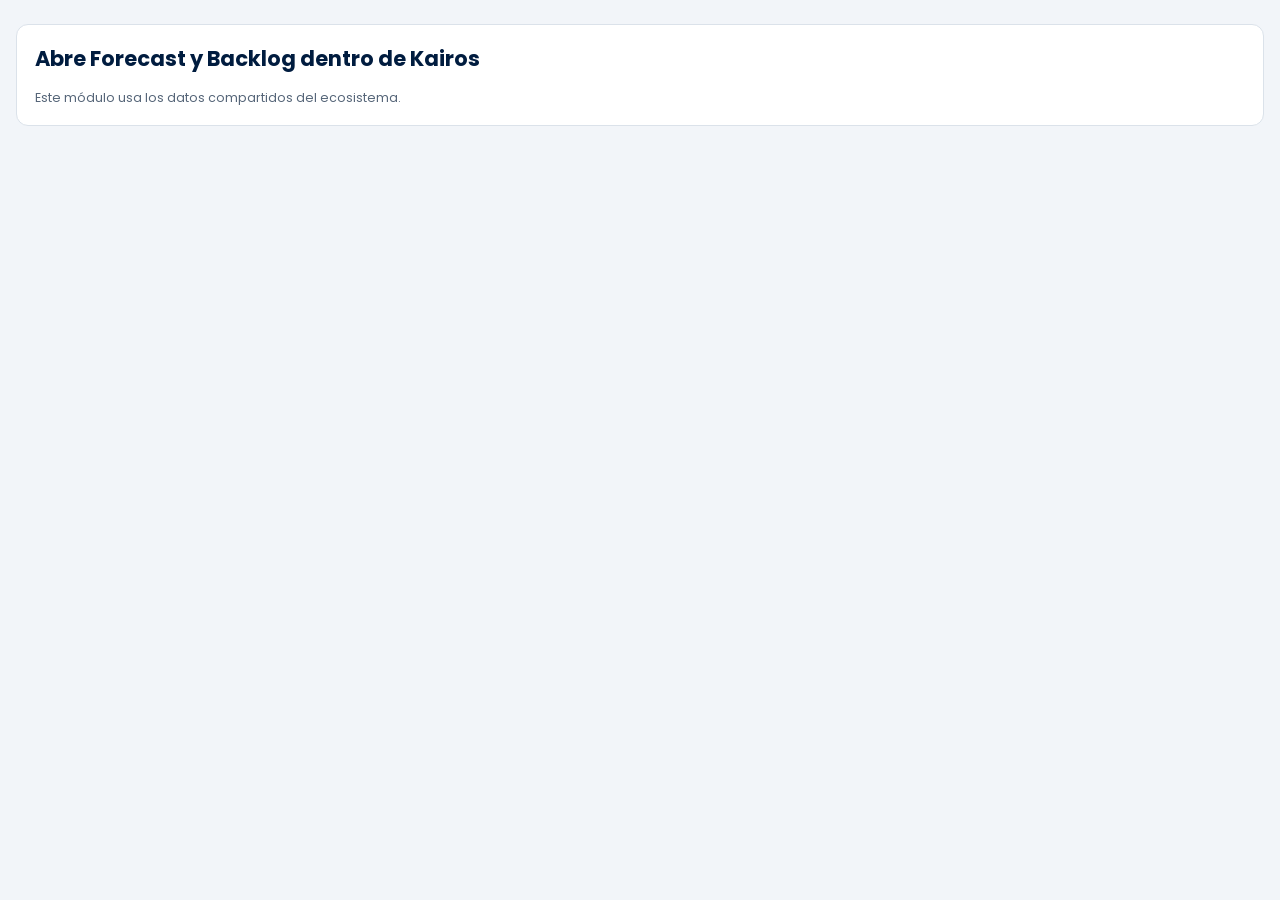
<file: modulos/forecast.html>
<!doctype html>
<html lang="es">
<head>
<meta charset="utf-8">
<meta name="viewport" content="width=device-width,initial-scale=1,viewport-fit=cover">
<title>Kairos Forecast y Backlog</title>
<link rel="stylesheet" href="https://fonts.googleapis.com/css2?family=Poppins:wght@300;400;500;600&display=swap">
<script>(function(){try{var p=window.parent;if(p!==window&&p.KAIROS_SHELL){var d=document.documentElement;d.classList.add('in-kairos');var th=p.document.documentElement.getAttribute('data-theme');if(th)d.setAttribute('data-theme',th);window.KAIROS_SHELL=p.KAIROS_SHELL;window.KAIROS_HOST=p.KAIROS_HOST;}}catch(e){}})();</script>
<style>
/* Layout: pestanas de Analitica, cabecera con cluster, subpestanas del modulo y contenido a lo ancho.
   Tokens del Ecosistema (design/planeacion-v1), copiados de Configuracion. */
:root {
  color-scheme: light;
  --font: 'Poppins', 'Segoe UI', system-ui, sans-serif;
  --navy: #001c3f; --bright: #0a58eb; --cyan: #00dcfa; --cyan-ink: #007f93;
  --bg: #f2f5f9; --surface: #fff; --surface-2: #f6f8fb; --ink: #001c3f; --muted: #556578; --line: #dbe2ea; --line-2: #eef2f6;
  --primary: #002473; --primary-ink: #fff; --primary-soft: #e8eefc; --focus: #0a58eb;
  --ok-bg: #e5f7ee; --ok-ink: #145a37; --warn-bg: #fff4e0; --warn-ink: #7a4a00; --err-bg: #fbeaeb; --err-ink: #b0353c;
  --approval: #7543ff; --approval-soft: #f1ecff; --off-bg: #e9edf2; --off-ink: #8593a5;
  --admin: #001c3f; --admin-ink: #fff;
  --shadow: 0 12px 32px rgba(0,28,63,.18); --shadow-sm: 0 2px 8px rgba(0,28,63,.08);
  --r-ctl: 8px; --r-surf: 12px;
}
@media (prefers-color-scheme: dark) { :root:not([data-theme="light"]) {
  --bg: #07111f; --surface: #0d1b2f; --surface-2: #112339; --ink: #e7eef7; --muted: #9db0c5; --line: #22385a; --line-2: #182b45;
  --primary: #5d8dff; --primary-ink: #04122a; --primary-soft: #16294a; --focus: #7fb0ff; --bright: #7fb0ff; --cyan-ink: #5fe6fb;
  --ok-bg: #0e3324; --ok-ink: #8fe3b6; --warn-bg: #3a2a0c; --warn-ink: #ffd28a; --err-bg: #3d1519; --err-ink: #ff7a80;
  --approval: #a98bff; --approval-soft: #221a45; --off-bg: #132439; --off-ink: #5f738c; --navy: #020c1a;
  --admin: #00dcfa; --admin-ink: #02121f;
  --shadow: 0 12px 32px rgba(0,0,0,.55); --shadow-sm: 0 2px 8px rgba(0,0,0,.4); color-scheme: dark; } }
:root[data-theme="dark"] {
  --bg: #07111f; --surface: #0d1b2f; --surface-2: #112339; --ink: #e7eef7; --muted: #9db0c5; --line: #22385a; --line-2: #182b45;
  --primary: #5d8dff; --primary-ink: #04122a; --primary-soft: #16294a; --focus: #7fb0ff; --bright: #7fb0ff; --cyan-ink: #5fe6fb;
  --ok-bg: #0e3324; --ok-ink: #8fe3b6; --warn-bg: #3a2a0c; --warn-ink: #ffd28a; --err-bg: #3d1519; --err-ink: #ff7a80;
  --approval: #a98bff; --approval-soft: #221a45; --off-bg: #132439; --off-ink: #5f738c; --navy: #020c1a;
  --admin: #00dcfa; --admin-ink: #02121f;
  --shadow: 0 12px 32px rgba(0,0,0,.55); --shadow-sm: 0 2px 8px rgba(0,0,0,.4); color-scheme: dark; }

* { box-sizing: border-box; }
html, body { margin: 0; }
body { background: var(--bg); color: var(--ink); font-family: var(--font); font-size: 14px; line-height: 1.5; font-variant-numeric: tabular-nums; }
button, input, select, textarea { font: inherit; color: inherit; }
button { cursor: pointer; background: none; border: 0; padding: 0; }
button:disabled { cursor: not-allowed; opacity: .5; }
:focus-visible { outline: 3px solid var(--focus); outline-offset: 2px; border-radius: 6px; }
h1, h2, h3 { margin: 0; text-wrap: balance; }
p { margin: 0; }
.ic { width: 16px; height: 16px; fill: none; stroke: currentColor; stroke-width: 1.8; stroke-linecap: round; stroke-linejoin: round; flex: none; }
.sr { position: absolute !important; width: 1px; height: 1px; overflow: hidden; clip: rect(0 0 0 0); white-space: nowrap; }

.wrap { max-width: 1180px; margin: 0 auto; padding-block: 24px 120px; padding-left: max(16px, env(safe-area-inset-left, 0px)); padding-right: max(16px, env(safe-area-inset-right, 0px)); display: flex; flex-direction: column; gap: 18px; }
.head { display: flex; flex-wrap: wrap; gap: 12px; align-items: flex-end; justify-content: space-between; }
.head h1 { font-size: 24px; font-weight: 600; letter-spacing: -.01em; }
.head p { color: var(--muted); font-size: 13px; max-width: 70ch; }
.me-chip { display: inline-flex; align-items: center; gap: 8px; font-size: 12.5px; color: var(--muted); }

.tabs { display: flex; gap: 4px; border-bottom: 1px solid var(--line); overflow-x: auto; }
.tabs button { padding: 10px 14px; font-size: 13.5px; color: var(--muted); border-bottom: 2px solid transparent; margin-bottom: -1px; white-space: nowrap; display: inline-flex; gap: 8px; align-items: center; }
.tabs button[aria-selected="true"] { color: var(--ink); font-weight: 600; border-color: var(--cyan); }
.count { font-size: 11px; font-weight: 600; padding: 0 7px; border-radius: 999px; background: var(--warn-bg); color: var(--warn-ink); }

.btn { display: inline-flex; align-items: center; gap: 8px; padding: 8px 14px; border-radius: var(--r-ctl); font-size: 13px; font-weight: 500; white-space: nowrap; }
.btn.primary { background: var(--primary); color: var(--primary-ink); }
.btn.ghost { border: 1px solid var(--line); background: var(--surface); }
.btn.ghost:hover:not(:disabled) { border-color: var(--bright); }
.btn.danger { border: 1px solid var(--err-ink); color: var(--err-ink); background: var(--surface); }
.btn.sm { padding: 5px 10px; font-size: 12px; }
.link { color: var(--bright); font-weight: 500; font-size: 13px; }
.link:hover { text-decoration: underline; }

.pill { display: inline-flex; align-items: center; gap: 6px; font-size: 11.5px; font-weight: 500; padding: 2px 10px; border-radius: 999px; background: var(--off-bg); color: var(--off-ink); white-space: nowrap; }
.pill.ok { background: var(--ok-bg); color: var(--ok-ink); }
.pill.warn { background: var(--warn-bg); color: var(--warn-ink); }
.pill.pri { background: var(--primary-soft); color: var(--primary); }
.pill.adm { background: var(--admin); color: var(--admin-ink); }
.pill.prop { background: transparent; border: 1px dashed var(--approval); color: var(--approval); }
.pill.sim { background: transparent; border: 1px dashed var(--line); color: var(--muted); }
.note { font-size: 12.5px; color: var(--muted); }

.banner { display: flex; flex-wrap: wrap; gap: 12px; align-items: center; padding: 12px 16px; border-radius: var(--r-surf); border: 1px solid var(--line); background: var(--surface); }
.banner .txt { flex: 1 1 260px; min-width: 0; display: flex; flex-direction: column; gap: 2px; }
.banner b { font-weight: 600; font-size: 13.5px; }
.banner span { font-size: 12.5px; color: var(--muted); }
.banner.warn { background: var(--warn-bg); border-color: transparent; }
.banner.warn b, .banner.warn span { color: var(--warn-ink); }
.banner .b-ic { width: 34px; height: 34px; border-radius: 9px; display: flex; align-items: center; justify-content: center; background: var(--primary-soft); color: var(--primary); flex: none; }
.banner.warn .b-ic { background: rgba(122,74,0,.12); color: var(--warn-ink); }

.card { background: var(--surface); border: 1px solid var(--line); border-radius: var(--r-surf); padding: 18px; display: flex; flex-direction: column; gap: 14px; min-width: 0; }
.card-h { display: flex; flex-wrap: wrap; gap: 8px 12px; align-items: center; justify-content: space-between; }
.card-h h2 { font-size: 15px; font-weight: 600; }
.cols { display: grid; grid-template-columns: repeat(auto-fit, minmax(320px, 1fr)); gap: 16px; align-items: start; }

.filters { display: flex; flex-wrap: wrap; gap: 8px; align-items: center; }
.search { display: flex; align-items: center; gap: 8px; border: 1px solid var(--line); border-radius: var(--r-ctl); background: var(--surface); padding: 0 10px; flex: 1 1 220px; max-width: 320px; color: var(--muted); }
.search input { border: 0; background: transparent; padding: 8px 0; min-width: 0; flex: 1; color: var(--ink); outline: none; }
.chip { padding: 5px 12px; border-radius: 999px; border: 1px solid var(--line); background: var(--surface); font-size: 12.5px; display: inline-flex; gap: 6px; align-items: center; }
.chip[aria-pressed="true"] { background: var(--primary); color: var(--primary-ink); border-color: var(--primary); }
.chip .n { opacity: .7; }
select.f, input.f { border: 1px solid var(--line); border-radius: var(--r-ctl); background: var(--surface); padding: 8px 10px; min-width: 0; color: var(--ink); }
.seg { display: inline-flex; border: 1px solid var(--line); border-radius: var(--r-ctl); overflow: hidden; background: var(--surface); flex-wrap: wrap; }
.seg button { padding: 7px 14px; font-size: 13px; }
.seg button[aria-pressed="true"] { background: var(--primary-soft); color: var(--primary); font-weight: 600; }

/* Forecast y Backlog: grilla, movimientos, cierre, cumplimiento, resumen, reuniones y alertas */
.wrap { max-width: none; }
.atabs { display: flex; gap: 4px; border-bottom: 1px solid var(--line); overflow-x: auto; }
.atabs button { padding: 10px 14px; font-size: 13.5px; color: var(--muted); border-bottom: 2px solid transparent; margin-bottom: -1px; white-space: nowrap; }
.atabs button[aria-selected="true"] { color: var(--ink); font-weight: 600; border-color: var(--cyan); }
.sub { display: flex; gap: 6px; flex-wrap: wrap; }
.sub button { padding: 6px 12px; border-radius: 999px; border: 1px solid var(--line); background: var(--surface); font-size: 12.5px; display: inline-flex; gap: 6px; align-items: center; }
.sub button[aria-pressed="true"] { background: var(--primary); color: var(--primary-ink); border-color: var(--primary); }
.sim { font-size: 11.5px; color: var(--muted); border: 1px dashed var(--line); border-radius: 999px; padding: 2px 8px; white-space: nowrap; }
.kpis { display: grid; grid-template-columns: repeat(auto-fit, minmax(170px, 1fr)); gap: 12px; }
.kpi { background: var(--surface); border: 1px solid var(--line); border-radius: var(--r-surf); padding: 12px 14px; display: flex; flex-direction: column; gap: 2px; min-width: 0; }
.kpi small { font-size: 11px; color: var(--muted); text-transform: uppercase; letter-spacing: .04em; }
.kpi b { font-size: 20px; font-weight: 600; }
.kpi span { font-size: 12px; color: var(--muted); }
.st { font-size: 11px; font-weight: 600; padding: 1px 8px; border-radius: 999px; white-space: nowrap; display: inline-block; }
.st.COMPLETE { background: var(--ok-bg); color: var(--ok-ink); } .st.MISSING { background: var(--warn-bg); color: var(--warn-ink); } .st.OVER { background: var(--err-bg); color: var(--err-ink); }
.gwrap { overflow: auto; max-height: 70vh; border: 1px solid var(--line); border-radius: var(--r-surf); background: var(--surface); }
table.g { border-collapse: separate; border-spacing: 0; font-size: 12.5px; width: max-content; min-width: 100%; }
table.g th, table.g td { padding: 6px 8px; border-bottom: 1px solid var(--line-2); white-space: nowrap; background: var(--surface); }
table.g thead th { position: sticky; top: 0; z-index: 2; background: var(--surface-2); font-size: 11px; text-transform: uppercase; letter-spacing: .03em; color: var(--muted); }
table.g thead tr:nth-child(2) th { top: 29px; }
table.g .stk { position: sticky; left: 0; z-index: 1; min-width: 240px; max-width: 280px; white-space: normal; border-right: 1px solid var(--line); }
table.g thead .stk { z-index: 3; }
table.g td.n, table.g th.n { text-align: right; }
table.g .grp { border-left: 1px solid var(--line); }
table.g tr.tot td { font-weight: 600; background: var(--surface-2); }
.cell { width: 110px; text-align: right; border: 1px solid transparent; border-radius: 6px; padding: 4px 6px; background: transparent; font-variant-numeric: tabular-nums; }
.cell:hover:not([readonly]) { border-color: var(--line); }
.cell:focus { border-color: var(--bright); outline: none; background: var(--surface); }
.cell[readonly] { color: var(--muted); }
.cell.chg { background: var(--warn-bg); color: var(--warn-ink); font-weight: 600; }
.mono { font-family: ui-monospace, SFMono-Regular, Menlo, monospace; font-size: 12px; }
.adj { color: var(--approval); font-weight: 600; }
.bar { display: flex; flex-wrap: wrap; gap: 8px; align-items: center; justify-content: space-between; }
.cap { display: grid; grid-template-columns: repeat(3, minmax(0, 1fr)); gap: 12px; }
@media (max-width: 899px) { .cap { grid-template-columns: 1fr; } }
.modal-bg { position: fixed; inset: 0; background: rgba(0,28,63,.32); z-index: 40; display: flex; align-items: flex-start; justify-content: center; padding: 6vh 16px; overflow-y: auto; }
.modal { background: var(--surface); border-radius: var(--r-surf); box-shadow: var(--shadow); width: min(760px, 100%); display: flex; flex-direction: column; }
.modal-h { padding: 16px 18px; border-bottom: 1px solid var(--line); display: flex; justify-content: space-between; gap: 12px; align-items: center; }
.modal-h h2 { font-size: 16px; font-weight: 600; }
.modal-b { padding: 16px 18px; display: flex; flex-direction: column; gap: 12px; }
.modal-f { padding: 12px 18px; border-top: 1px solid var(--line); display: flex; gap: 8px; justify-content: flex-end; flex-wrap: wrap; }
.err { font-size: 12.5px; color: var(--err-ink); background: var(--err-bg); border-radius: var(--r-ctl); padding: 8px 10px; }
.lb { display: block; border: 0; background: none; padding: 0; font: inherit; color: var(--ink); cursor: pointer; text-align: left; }
.lb:hover { color: var(--bright); }
.al { display: flex; gap: 10px; align-items: flex-start; padding: 10px 14px; border-bottom: 1px solid var(--line-2); font-size: 13px; }
.al:last-child { border-bottom: 0; }
.blk { border: 1px solid var(--line); border-radius: var(--r-surf); padding: 14px; display: flex; flex-direction: column; gap: 10px; background: var(--surface); }
.blk h3 { font-size: 14px; font-weight: 600; }
.blk h4 { font-size: 12.5px; font-weight: 600; color: var(--muted); margin: 0; text-transform: uppercase; letter-spacing: .04em; }
textarea.f { border: 1px solid var(--line); border-radius: var(--r-ctl); background: var(--surface); padding: 8px 10px; color: var(--ink); min-height: 64px; resize: vertical; }
.steps { display: flex; gap: 8px; flex-wrap: wrap; }
.steps span { font-size: 12.5px; padding: 4px 12px; border-radius: 999px; border: 1px solid var(--line); color: var(--muted); }
.steps span.on { border-color: var(--primary); color: var(--primary); font-weight: 600; }
.steps span.ok { background: var(--ok-bg); color: var(--ok-ink); border-color: transparent; }
/* Tableros: paleta validada (sube azul, baja naranja, totales gris neutro) */
:root { --dv-up: #1f4fbf; --dv-down: #c8620e; --dv-neu: #5b6b80; }
@media (prefers-color-scheme: dark) { :root:not([data-theme="light"]) { --dv-up: #5a8af5; --dv-down: #c96f22; --dv-neu: #8090a6; } }
:root[data-theme="dark"] { --dv-up: #5a8af5; --dv-down: #c96f22; --dv-neu: #8090a6; }
.tb { display: grid; grid-template-columns: repeat(2, minmax(0, 1fr)); gap: 16px; }
.tb > .card { gap: 10px; }
.chw { overflow: hidden; }
svg.ch { display: block; overflow: visible; }
svg.ch text { font-family: var(--font); }
.ch .gl { stroke: var(--line-2); stroke-width: 1; }
.ch .base { stroke: var(--line); stroke-width: 1; }
.ch .ax { font-size: 10.5px; fill: var(--muted); }
.ch .lbl { font-size: 12px; fill: var(--ink); }
.ch .vl { font-size: 11.5px; fill: var(--muted); font-variant-numeric: tabular-nums; dominant-baseline: middle; }
.ch text.vl[text-anchor] { dominant-baseline: auto; }
.ch .lbl { dominant-baseline: middle; }
.ch .b { font-weight: 600; fill: var(--ink); }
.ch .dv-up { fill: var(--dv-up); } .ch .dv-down { fill: var(--dv-down); } .ch .dv-neu { fill: var(--dv-neu); }
.ch .dv-up.live { fill-opacity: .55; }
.ch .hx-bg { fill: var(--surface); }
.ch .cm { stroke: var(--ink); stroke-width: 2; stroke-linecap: round; }
.ch .brk { stroke: var(--muted); stroke-width: 1.5; fill: none; }
.ch .cn { stroke: var(--muted); stroke-width: 1; stroke-dasharray: 2 2; }
.ch .hit { fill: transparent; cursor: default; }
.ch .hit:hover { fill: var(--ink); fill-opacity: .04; }
.lg { display: flex; flex-wrap: wrap; gap: 6px 14px; font-size: 12px; color: var(--muted); }
.lg span { display: inline-flex; align-items: center; gap: 6px; }
.sw { width: 12px; height: 12px; border-radius: 3px; display: inline-block; }
.sw.dv-up { background: var(--dv-up); } .sw.dv-down { background: var(--dv-down); } .sw.dv-neu { background: var(--dv-neu); }
.sw.ln { height: 2px; border-radius: 1px; background: var(--ink); }
.sw.hxs { background: repeating-linear-gradient(45deg, var(--dv-down) 0 2.5px, var(--surface) 2.5px 5px); outline: 1px solid var(--dv-down); outline-offset: -1px; }
.tv summary { cursor: pointer; font-size: 12.5px; color: var(--bright); }
.tv[open] summary { margin-bottom: 8px; }
table.am td:first-child { white-space: normal; min-width: 150px; }
table.am th, table.am td:not(:first-child) { white-space: nowrap; }
.tip { position: fixed; z-index: 70; background: var(--navy); color: #fff; font-size: 12px; line-height: 1.45; padding: 8px 10px; border-radius: var(--r-ctl); box-shadow: var(--shadow); white-space: pre-line; pointer-events: none; max-width: 280px; font-variant-numeric: tabular-nums; }
button.lnk { color: var(--bright); text-decoration: underline; font-size: inherit; }
/* Grilla rediseñada [boceto 9 y 10]: carrusel de meses, filtros agrupados, bloques por moneda */
.kweeks { display: flex; gap: 8px; align-items: center; min-width: 0; }
.btn.icon { border: 1px solid var(--line); background: var(--surface); padding: 0; width: 38px; height: 46px; justify-content: center; flex: none; }
.btn.icon:hover:not(:disabled) { border-color: var(--primary); }
.btn.hoy { color: var(--primary); }
.btn.hoy:disabled { color: var(--off-ink); background: var(--surface-2); }
.btn.hoy .ic { width: 18px; height: 18px; }
.kwlist { display: flex; gap: 6px; overflow-x: auto; scrollbar-width: none; min-width: 0; flex: 1; padding: 11px 2px 2px; }
.kwlist::-webkit-scrollbar { display: none; }
.kwk { flex: 1 0 104px; display: flex; flex-direction: column; align-items: flex-start; gap: 1px; padding: 7px 10px; border-radius: var(--r-ctl); border: 1px solid var(--line); background: var(--surface); color: var(--ink); text-align: left; position: relative; }
.kwk:hover { border-color: var(--primary); }
.kwk b { font-size: 12.5px; font-weight: 600; white-space: nowrap; }
.kwk small { font-size: 11px; color: var(--muted); display: inline-flex; gap: 4px; align-items: center; white-space: nowrap; }
.kwk small .ic { width: 11px; height: 11px; }
.kwk.past { background: var(--surface-2); } .kwk.past b { color: var(--muted); font-weight: 500; }
.kwk[aria-pressed="true"] { background: var(--primary); border-color: var(--primary); color: var(--primary-ink); }
.kwk[aria-pressed="true"] small, .kwk[aria-pressed="true"] b { color: inherit; } .kwk[aria-pressed="true"] small { opacity: .85; }
.kwk.past[aria-pressed="true"] { background: var(--dv-neu); border-color: var(--dv-neu); color: #fff; }
.kwk.cur::after { content: "Hoy"; position: absolute; top: -9px; right: 8px; z-index: 1; font-size: 10px; font-weight: 600; padding: 0 6px; border-radius: 999px; background: var(--cyan); color: #02121f; box-shadow: 0 0 0 2px var(--bg); }
.fbox { background: var(--surface); border: 1px solid var(--line); border-radius: var(--r-surf); padding: 10px 12px; display: grid; gap: 8px; }
.frow { display: flex; flex-wrap: wrap; gap: 8px; align-items: center; }
.ms { display: flex; align-items: center; gap: 6px; border: 1px solid var(--line); border-radius: var(--r-ctl); background: var(--surface-2); padding: 0 6px 0 9px; min-height: 38px; flex: 1 1 118px; min-width: 132px; max-width: 220px; color: var(--muted); }
.ms.q { flex: 1.4 1 170px; max-width: 320px; min-width: 170px; }
.ms:focus-within { border-color: var(--focus); box-shadow: 0 0 0 2px var(--primary-soft); }
.ms .lbl { font-size: 11px; color: var(--muted); font-weight: 500; flex: none; }
.ms select, .ms input { border: 0; background: transparent; outline: none; flex: 1; min-width: 0; padding: 7px 0; color: var(--ink); font-size: 13px; }
.ms select { cursor: pointer; }
.tseg { display: inline-flex; border: 1px solid var(--line); border-radius: var(--r-ctl); overflow: hidden; background: var(--surface); flex: none; }
.tseg button { display: inline-flex; align-items: center; gap: 6px; padding: 0 12px; height: 38px; font-size: 13px; border-left: 1px solid var(--line-2); }
.tseg button:first-child { border-left: 0; }
.tseg button[aria-pressed="true"] { background: var(--primary-soft); color: var(--primary); font-weight: 600; }
.btn.clear { padding: 8px 8px; font-weight: 600; letter-spacing: .03em; color: var(--primary); font-size: 12.5px; }
.fbox .chips { display: flex; flex-wrap: wrap; gap: 6px; align-items: center; min-height: 28px; }
.fbox .chip { gap: 4px; border: 0; background: var(--primary-soft); color: var(--primary); padding: 2px 4px 2px 10px; font-size: 12px; }
.fbox .chip i { font-style: normal; opacity: .7; font-size: 11px; margin-right: 2px; }
.fbox .chip button { width: 22px; height: 22px; border-radius: 999px; display: inline-flex; align-items: center; justify-content: center; color: inherit; }
.fbox .chip button:hover { background: rgba(0,0,0,.08); }
.fbox .chip .ic { width: 13px; height: 13px; }
.ctx { color: var(--muted); font-size: 12px; } .ctx b { color: var(--ink); font-weight: 500; }
.spacer { flex: 1; }
#gw { max-height: calc(100vh - 230px); min-height: 320px; }
table.g2 { border-collapse: separate; border-spacing: 0; width: 100%; min-width: 1100px; table-layout: fixed; font-size: 13px; }
.g2 col.w-ceco { width: 232px; } .g2 col.w-lid { width: 138px; } .g2 col.w-cat { width: 86px; } .g2 col.w-bl { width: 194px; } .g2 col.w-st { width: 122px; } .g2 col.w-m { width: auto; }
.g2 th { position: sticky; top: 0; z-index: 3; background: var(--surface); font-size: 11px; text-transform: uppercase; letter-spacing: .05em; color: var(--muted); font-weight: 500; text-align: left; padding: 0 12px; height: 48px; border-bottom: 1px solid var(--line); }
.g2 th.mh { text-align: right; border-left: 1px solid var(--line); }
.g2 th.mh b { display: flex; justify-content: flex-end; align-items: center; gap: 4px; font-size: 13px; color: var(--ink); letter-spacing: 0; text-transform: none; font-weight: 600; }
.g2 th.mh small { font-size: 10.5px; text-transform: none; letter-spacing: 0; }
.g2 th.mh.now { box-shadow: inset 0 3px 0 var(--bright); } .g2 th.mh.now b { color: var(--bright); }
.g2 th.mh.clo { background: repeating-linear-gradient(135deg, var(--surface-2) 0 6px, var(--line-2) 6px 7px); } .g2 th.mh.clo b { color: var(--muted); } .g2 th.mh .ic { width: 12px; height: 12px; }
.g2 td { padding: 8px 12px; border-bottom: 1px solid var(--line-2); vertical-align: middle; background: var(--surface); }
.g2 tr.r1:not(.rl) td.cat, .g2 tr.r1:not(.rl) td.blg, .g2 tr.r1:not(.rl) td.stc, .g2 tr.r1:not(.rl) td.mo, .g2 tr.rs:not(.rl) td { border-bottom-style: dashed; }
.g2 td.ceco, .g2 td.lid { border-right: 1px solid var(--line-2); }
.g2 td.ceco, .g2 thead th:first-child { position: sticky; left: 0; z-index: 2; box-shadow: 4px 0 6px -4px rgba(0,28,63,.12); }
.g2 thead th:first-child { z-index: 4; }
.g2 tr.exc td { opacity: .6; }
.cw { display: flex; gap: 10px; align-items: flex-start; }
.tp { width: 28px; height: 28px; border-radius: 8px; display: inline-flex; align-items: center; justify-content: center; flex: none; margin-top: 1px; }
.tp .ic { width: 15px; height: 15px; }
.tp.p { background: var(--primary-soft); color: var(--primary); } .tp.s { background: var(--ok-bg); color: var(--cyan-ink); }
.cw b.code { font-size: 13px; font-weight: 600; }
.cw .nm { display: block; font-size: 12.5px; line-height: 1.3; margin-top: 1px; }
.cw .cli { display: block; font-size: 11.5px; color: var(--muted); margin-top: 1px; }
.lw { display: flex; gap: 10px; align-items: center; font-size: 12.5px; line-height: 1.25; }
.av { width: 34px; height: 34px; border-radius: 999px; overflow: hidden; flex: none; box-shadow: 0 0 0 2px var(--surface), 0 0 0 3px var(--line); display: inline-flex; }
.av img { width: 100%; height: 100%; object-fit: cover; }
.av .ini { width: 100%; height: 100%; display: inline-flex; align-items: center; justify-content: center; background: var(--primary-soft); color: var(--primary); font-size: 12px; font-weight: 600; }
.g2 td.cat { font-size: 12.5px; color: var(--muted); }
.blv { display: flex; align-items: center; gap: 6px; } .blv b { font-weight: 600; }
.blv .adj { font-size: 10.5px; font-weight: 600; color: var(--approval); background: var(--approval-soft); border-radius: 999px; padding: 0 7px; }
.pen { width: 24px; height: 24px; border-radius: 6px; display: inline-flex; align-items: center; justify-content: center; color: var(--approval); margin-left: auto; opacity: 0; }
.pen .ic { width: 13px; height: 13px; }
.g2 tr:hover .pen, .pen:focus-visible { opacity: 1; background: var(--approval-soft); }
.pbar { height: 4px; border-radius: 2px; background: var(--line-2); margin: 5px 0 3px; } .pbar i { display: block; height: 4px; border-radius: 2px; background: var(--bright); }
.g2 td.blg small, .stc small { font-size: 10.5px; color: var(--muted); }
.g2 td.blg small { white-space: nowrap; display: block; overflow: hidden; text-overflow: ellipsis; }
.g2 td.blg small b { color: var(--ink); font-weight: 600; }
.stc .st { font-size: 11.5px; padding: 2px 9px; }
.stc .st2 { display: inline-flex; flex-direction: column; align-items: flex-start; gap: 0; border-radius: 10px; padding: 3px 10px; line-height: 1.3; max-width: 100%; }
.stc .st2 span { font-weight: 500; font-size: 10.5px; text-transform: uppercase; letter-spacing: .04em; opacity: .85; }
.stc .st2 b { font-weight: 600; font-size: 12px; white-space: nowrap; }
.stc .ns { display: block; margin-top: 3px; color: var(--warn-ink); }
.g2 td.mo { text-align: right; border-left: 1px solid var(--line-2); padding: 6px 6px; }
.g2 td.mo.now { background: color-mix(in srgb, var(--bright) 3%, var(--surface)); }
.g2 .cell { width: 100%; border: 1px solid var(--line); border-radius: var(--r-ctl); padding: 7px 7px; background: var(--surface); font-size: 12.5px; }
.g2 .cell[readonly] { border-color: transparent; background: transparent; }
.g2 .cell.chg { background: var(--warn-bg); border-color: #e7b65c; color: var(--warn-ink); font-weight: 600; }
.g2 .cell:focus { border-color: var(--bright); box-shadow: 0 0 0 3px var(--primary-soft); }
.g2 td.mo.clo { background: var(--surface-2); }
.ro { display: block; text-align: right; padding: 2px; }
.ro b { display: block; font-weight: 600; }
.ro small { display: block; font-size: 11px; color: var(--muted); white-space: nowrap; }
.ro em { font-style: normal; font-weight: 600; font-size: 11px; border-radius: 999px; padding: 0 7px; display: inline-block; margin-top: 2px; }
.ro em.ok { background: var(--ok-bg); color: var(--ok-ink); } .ro em.warn { background: var(--warn-bg); color: var(--warn-ink); }
.ro.zero { color: var(--off-ink); font-size: 12px; }
.g2 tr.cblk td { background: var(--surface-2); border-bottom: 1px solid var(--line); padding: 7px 12px; font-size: 12px; }
.g2 tr.cblk td b { font-weight: 600; }
.g2 tr.cblk .cu { display: inline-block; font-size: 11px; font-weight: 700; letter-spacing: .06em; background: var(--navy); color: #fff; border-radius: 6px; padding: 1px 7px; margin-right: 8px; }
:root[data-theme="dark"] .g2 tr.cblk .cu { background: var(--primary-soft); color: var(--ink); }
.g2 tr.cblk td.mo { font-weight: 600; font-size: 12.5px; }
.g2 tr.cons td { background: var(--primary-soft); border-top: 1px solid var(--line); font-size: 12.5px; font-weight: 600; position: sticky; bottom: 0; z-index: 2; }
.g2 tr.cons td span { font-weight: 400; color: var(--muted); }
#gbar.clean { display: none; }
#gbar:not(.clean) { position: sticky; bottom: 12px; z-index: 6; background: var(--navy); color: #fff; border-radius: var(--r-surf); padding: 10px 12px 10px 16px; box-shadow: var(--shadow); margin-right: 72px; }
#gbar:not(.clean) .note { color: #c9d6ea; } #gbar:not(.clean) .note b { color: #fff; }
#gbar:not(.clean) .btn.ghost { background: transparent; color: #fff; border-color: rgba(255,255,255,.3); }
#gbar:not(.clean) .btn.primary { background: #fff; color: var(--primary); }
/* Vistas de Movimientos, Cumplimiento, Resumen, Reuniones y Alertas con el patron de la grilla [01-nov] */
.gwrap { overflow: auto; }
table.t2 { border-collapse: separate; border-spacing: 0; width: 100%; table-layout: fixed; font-size: 13px; min-width: 1100px; }
.t2 th { position: sticky; top: 0; z-index: 2; background: var(--surface); font-size: 11px; text-transform: uppercase; letter-spacing: .05em; color: var(--muted); font-weight: 500; text-align: left; padding: 0 12px; height: 44px; border-bottom: 1px solid var(--line); }
.t2 td { padding: 10px 12px; border-bottom: 1px solid var(--line-2); vertical-align: middle; background: var(--surface); }
.t2 tbody tr:last-child td { border-bottom: 0; }
table.t2.fit { min-width: 680px; }
.t2 .n, .t3 .n { text-align: right; }
.t2 td.mon { font-weight: 600; white-space: nowrap; }
.t2 td.cat { color: var(--muted); font-size: 12.5px; }
.t2 td.rz { font-size: 12.5px; line-height: 1.4; }
.t2 td.rz input { width: 100%; }
.t2 tr.dr td { background: color-mix(in srgb, var(--warn-bg) 45%, var(--surface)); }
.t2 tr.mut td { color: var(--muted); }
.t2 tr.cons td { background: var(--primary-soft); font-weight: 600; border-top: 1px solid var(--line); }
.lw small { display: block; font-size: 11px; color: var(--muted); }
.mv { display: inline-flex; align-items: center; gap: 5px; font-size: 12px; font-weight: 600; border-radius: 999px; padding: 2px 9px 2px 7px; white-space: nowrap; }
.mv .ic { width: 13px; height: 13px; }
.mv.up { color: var(--dv-up); background: color-mix(in srgb, var(--dv-up) 12%, var(--surface)); }
.mv.down { color: var(--dv-down); background: color-mix(in srgb, var(--dv-down) 13%, var(--surface)); }
.mv.del { color: var(--dv-neu); background: color-mix(in srgb, var(--dv-neu) 14%, var(--surface)); }
.mvk { display: block; font-size: 11px; color: var(--muted); margin: 3px 0 0 4px; }
.mvsum { display: inline-flex; gap: 6px; flex-wrap: wrap; }
.ft { display: inline-flex; align-items: center; gap: 6px; font-size: 12.5px; white-space: nowrap; }
.ft i { font-style: normal; color: var(--muted); }
.st.off { background: var(--off-bg); color: var(--off-ink); }
.lbl2 { font-size: 12px; color: var(--muted); }
.pc { display: flex; align-items: center; gap: 8px; } .pc .pbar { flex: 1; margin: 0; height: 6px; border-radius: 3px; } .pc .pbar i { height: 6px; border-radius: 3px; }
.pc b { font-size: 12.5px; font-weight: 600; min-width: 42px; text-align: right; }
.pc.ok .pbar i { background: var(--ok-ink); } .pc.mid .pbar i { background: var(--bright); } .pc.low .pbar i { background: var(--dv-down); }
.cmpg { display: grid; grid-template-columns: minmax(0, 1fr) 300px; gap: 16px; align-items: start; }
.t2 tr.gr { cursor: pointer; } .t2 tr.gr:hover td { background: var(--surface-2); }
.gh { display: flex; align-items: center; gap: 8px; }
.chv { display: inline-flex; color: var(--muted); transition: transform .15s; } .chv .ic { width: 15px; height: 15px; }
tr.gr.open .chv { transform: rotate(90deg); }
.t2 tr.csub td { background: var(--surface-2); }
.ind { padding-left: 24px; }
.inv { display: flex; flex-wrap: wrap; gap: 4px 6px; margin: 6px 0 0 40px; max-width: 520px; }
.inv small { flex-basis: 100%; font-size: 11px; color: var(--muted); }
.ivc { font-size: 11.5px; background: var(--surface); border: 1px solid var(--line); border-radius: 999px; padding: 1px 9px; }
.ivc b { font-weight: 600; } .ivc.nc { color: var(--err-ink); border-color: var(--err-bg); background: var(--err-bg); }
.ser { gap: 6px; }
.srow { display: grid; grid-template-columns: 70px 1fr; gap: 10px; align-items: center; text-align: left; padding: 8px 8px; border-radius: var(--r-ctl); border: 1px solid transparent; }
.srow:hover { background: var(--surface-2); } .srow.on { border-color: var(--primary); background: var(--primary-soft); }
.srow .sm b { display: block; font-size: 13px; } .srow .sm small, .srow .sv small { font-size: 11px; color: var(--muted); display: block; }
.ncl { display: flex; flex-direction: column; }
.ncr { display: grid; grid-template-columns: minmax(0, 1fr) 200px 160px; gap: 12px; align-items: center; padding: 10px 0; border-top: 1px solid var(--line-2); }
.lgrid { display: grid; grid-template-columns: repeat(auto-fill, minmax(420px, 1fr)); gap: 14px; align-items: start; }
.lcard { background: var(--surface); border: 1px solid var(--line); border-radius: var(--r-surf); overflow: hidden; }
.lcard header { display: flex; gap: 10px; align-items: center; padding: 12px 16px; border-bottom: 1px solid var(--line); background: var(--surface-2); }
.lcard header b { display: block; font-size: 14px; font-weight: 600; } .lcard header small { font-size: 11.5px; color: var(--muted); }
.lcli { padding: 10px 16px 6px; } .lcli + .lcli { border-top: 1px dashed var(--line-2); }
.lcli h4 { margin: 0 0 4px; font-size: 11px; text-transform: uppercase; letter-spacing: .05em; color: var(--muted); font-weight: 600; }
table.t3 { width: 100%; border-collapse: collapse; font-size: 12.5px; table-layout: fixed; }
.t3 th { font-size: 10.5px; color: var(--muted); font-weight: 500; text-align: left; padding: 4px 0; text-transform: uppercase; letter-spacing: .04em; }
.t3 th.n { width: 130px; }
.t3 td { padding: 7px 0; border-top: 1px solid var(--line-2); vertical-align: middle; }
.t3 td.n { font-weight: 600; white-space: nowrap; }
.t3 .cw b.code { font-size: 12.5px; } .t3 .cw .nm { font-size: 12px; color: var(--muted); }
.t3 tr.tt td { font-weight: 600; background: var(--surface-2); padding-left: 6px; padding-right: 6px; }
.cnt { display: flex; align-items: center; gap: 10px; font-size: 12.5px; color: var(--muted); } .cnt b { font-size: 15px; color: var(--ink); font-weight: 600; min-width: 18px; }
.cnt > span { display: inline-flex; align-items: center; gap: 4px; }
.tg { display: inline-flex; align-items: center; gap: 8px; cursor: pointer; font-size: 12.5px; }
.tg input { position: absolute; opacity: 0; width: 1px; height: 1px; }
.tg .sl { width: 34px; height: 20px; border-radius: 999px; background: var(--line); position: relative; transition: background .15s; flex: none; }
.tg .sl::after { content: ""; position: absolute; top: 2px; left: 2px; width: 16px; height: 16px; border-radius: 50%; background: var(--surface); box-shadow: 0 1px 2px rgba(0,28,63,.25); transition: transform .15s; }
.tg input:checked + .sl { background: var(--ok-ink); } .tg input:checked + .sl::after { transform: translateX(14px); }
.tg input:focus-visible + .sl { outline: 3px solid var(--focus); outline-offset: 2px; }
.tg input:disabled + .sl { opacity: .55; } .tg input:disabled ~ .tl { color: var(--muted); }
input.nt { width: 100%; }
.ibtn { width: 34px; height: 34px; border-radius: var(--r-ctl); border: 1px solid var(--line); display: inline-flex; align-items: center; justify-content: center; color: var(--primary); background: var(--surface); }
.ibtn:hover { border-color: var(--primary); } .ibtn .ic { width: 16px; height: 16px; }
.btn .ic { width: 16px; height: 16px; }
.kpi.al-err b { color: var(--err-ink); } .kpi.al-warn b { color: var(--warn-ink); } .kpi.al-info b { color: var(--bright); }
.achips { display: flex; flex-wrap: wrap; gap: 6px; }
.achips button { display: inline-flex; align-items: center; gap: 6px; padding: 6px 12px; border-radius: 999px; border: 1px solid var(--line); background: var(--surface); font-size: 12.5px; }
.achips button .n { font-size: 11px; font-weight: 600; background: var(--surface-2); border-radius: 999px; padding: 0 6px; }
.achips button[aria-pressed="true"] { background: var(--primary); color: var(--primary-ink); border-color: var(--primary); } .achips button[aria-pressed="true"] .n { background: rgba(255,255,255,.2); }
.alist { display: flex; flex-direction: column; background: var(--surface); border: 1px solid var(--line); border-radius: var(--r-surf); overflow: hidden; }
.arow { display: grid; grid-template-columns: 36px minmax(0, 1fr) 200px auto; gap: 14px; align-items: center; padding: 14px 16px; border-top: 1px solid var(--line-2); box-shadow: inset 3px 0 0 var(--lvc, var(--line)); }
.arow:first-child { border-top: 0; }
.arow.lv-err { --lvc: var(--err-ink); } .arow.lv-warn { --lvc: #e7b65c; } .arow.lv-info { --lvc: var(--bright); }
.aic { width: 34px; height: 34px; border-radius: 10px; display: inline-flex; align-items: center; justify-content: center; }
.aic .ic { width: 18px; height: 18px; }
.lv-err .aic { background: var(--err-bg); color: var(--err-ink); } .lv-warn .aic { background: var(--warn-bg); color: var(--warn-ink); } .lv-info .aic { background: var(--primary-soft); color: var(--bright); }
.atx p { margin: 2px 0 0; font-size: 13px; line-height: 1.4; }
.ak { font-size: 10.5px; text-transform: uppercase; letter-spacing: .05em; color: var(--muted); font-weight: 600; }
.ameta { margin-top: 8px; } .ameta .cw .nm { font-size: 12px; }
.ato small { display: block; font-size: 11px; color: var(--muted); margin-bottom: 4px; }
@media (max-width: 1100px) { .cmpg { grid-template-columns: 1fr; } }
@media (max-width: 899px) {
  .lgrid { grid-template-columns: 1fr; }
  .arow { grid-template-columns: 34px minmax(0, 1fr); } .arow .ato, .arow > .btn { grid-column: 2; }
  .ncr { grid-template-columns: 1fr; }
  table.t2 { min-width: 760px; }
}
.kpis.cmpk { grid-template-columns: repeat(4, minmax(120px, 1fr)) minmax(300px, 2fr); }
.kpi.kmix { gap: 8px; }
:root { --mx-eng: var(--bright); --mx-exp: var(--dv-neu); --mx-eq: #b07a2a; }
:root[data-theme="dark"] { --mx-eq: #e2b877; }
@media (prefers-color-scheme: dark) { :root:not([data-theme="light"]) { --mx-eq: #e2b877; } }
.mix { display: flex; align-items: center; gap: 8px; }
.mix.big { flex-direction: column; align-items: stretch; gap: 8px; }
.mxb { display: flex; gap: 2px; height: 8px; flex: 1; border-radius: 4px; overflow: hidden; background: var(--line-2); min-width: 50px; }
.mix.big .mxb { height: 12px; flex: none; }
.mxb i { display: block; height: 100%; }
.mx-eng { background: var(--mx-eng); } .mx-exp { background: var(--mx-exp); } .mx-eq { background: var(--mx-eq); }
.kpi .mxl b { font-size: 13px; }
.mxe { font-size: 11.5px; font-weight: 600; white-space: nowrap; }
.mxl { display: flex; flex-wrap: wrap; gap: 4px 14px; font-size: 12px; color: var(--muted); }
.mxl span { display: inline-flex; align-items: center; gap: 6px; } .mxl b { color: var(--ink); font-weight: 600; }
.mxl i { width: 10px; height: 10px; border-radius: 3px; display: inline-block; }
@media (max-width: 1100px) { .kpis.cmpk { grid-template-columns: repeat(2, minmax(0, 1fr)); } .kpi.kmix { grid-column: 1 / -1; } }
.card.pj { gap: 12px; }
.pjk { display: grid; grid-template-columns: repeat(4, minmax(0, 1fr)); gap: 12px; }
.pjk > div { background: var(--surface-2); border-radius: var(--r-ctl); padding: 10px 12px; }
.pjk small { display: block; font-size: 11px; color: var(--muted); text-transform: uppercase; letter-spacing: .04em; }
.pjk b { font-size: 18px; font-weight: 600; } .pjk b.up { color: var(--ok-ink); } .pjk b.dn { color: var(--dv-down); }
.ch .la { fill: none; stroke: var(--dv-up); stroke-width: 2.5; stroke-linejoin: round; stroke-linecap: round; }
.ch .lf { fill: none; stroke: var(--dv-up); stroke-width: 2.5; stroke-dasharray: 6 5; stroke-linecap: round; }
.ch .pa { fill: var(--dv-up); stroke: var(--surface); stroke-width: 2; }
.ch .pf { fill: var(--surface); stroke: var(--dv-up); stroke-width: 2.5; }
.ch .pn { fill: var(--dv-down); stroke: var(--surface); stroke-width: 2; }
.ch .pz { fill: var(--dv-up); fill-opacity: .05; }
.ch .hoy { stroke: var(--muted); stroke-width: 1; stroke-dasharray: 2 3; }
.ch .hoyt { font-size: 11px; fill: var(--muted); }
.sw.ln2 { height: 3px; border-radius: 2px; background: var(--dv-up); width: 18px; }
.sw.ln3 { height: 0; width: 18px; border-radius: 0; border-top: 3px dashed var(--dv-up); background: none; }
.sw.dot { width: 10px; height: 10px; border-radius: 50%; background: var(--dv-down); }
@media (max-width: 899px) { .pjk { grid-template-columns: repeat(2, minmax(0, 1fr)); } }
.csw { width: 10px; height: 10px; border-radius: 3px; display: inline-block; }
.cseg button { gap: 6px; }
.pjg { display: grid; grid-template-columns: minmax(0, 1fr) 330px; gap: 16px; align-items: start; }
.dist { min-width: 0; border-left: 1px solid var(--line-2); padding-left: 16px; display: flex; flex-direction: column; gap: 14px; }
.dist h3 { font-size: 13.5px; font-weight: 600; margin: 0; }
.cstk { display: flex; flex-direction: column; gap: 6px; }
.cstk-h { display: flex; justify-content: space-between; align-items: baseline; font-size: 11px; color: var(--muted); text-transform: uppercase; letter-spacing: .04em; }
.cstk-h b { font-size: 13px; color: var(--ink); text-transform: none; letter-spacing: 0; font-weight: 600; }
.cbar { display: flex; gap: 2px; height: 14px; border-radius: 4px; overflow: hidden; background: var(--line-2); }
.cbar i { display: block; height: 100%; min-width: 3px; } .cbar i.dim { opacity: .3; }
.cstk small { font-size: 11px; color: var(--muted); }
table.ctab { width: 100%; border-collapse: collapse; font-size: 12.5px; table-layout: fixed; }
.ctab thead th { font-size: 11px; color: var(--muted); font-weight: 500; text-align: right; padding: 0 0 6px; }
.ctab thead th:first-child { text-align: left; }
.ctab tbody th { text-align: left; font-weight: 500; padding: 8px 6px 8px 0; display: grid; grid-template-columns: 10px auto; column-gap: 8px; align-items: center; }
.ctab tbody th i { width: 10px; height: 10px; border-radius: 3px; display: inline-block; }
.ctab tbody th small { grid-column: 2; font-size: 10.5px; color: var(--muted); font-weight: 400; }
.ctab td { text-align: right; padding: 8px 0 8px 8px; vertical-align: top; white-space: nowrap; }
.ctab td b { display: block; font-size: 14px; font-weight: 600; } .ctab td small { font-size: 10.5px; color: var(--muted); }
.ctab tbody tr { border-top: 1px solid var(--line-2); }
.ctab tbody tr.on { background: var(--primary-soft); }
.ctab td.dl span { font-size: 11px; font-weight: 600; } .ctab .up { color: var(--ok-ink); } .ctab .dn { color: var(--dv-down); } .ctab .eq { color: var(--muted); }
@media (max-width: 1100px) { .pjg { grid-template-columns: 1fr; } .dist { border-left: 0; padding-left: 0; border-top: 1px solid var(--line-2); padding-top: 12px; } }
.scope { display: inline-flex; align-items: center; gap: 6px; font-size: 12px; font-weight: 600; color: var(--primary); background: var(--primary-soft); border-radius: 999px; padding: 4px 10px 4px 8px; white-space: nowrap; }
.scope .ic { width: 13px; height: 13px; }
.clfix { font-size: 13px; font-weight: 600; color: var(--primary); border: 1px solid var(--line); border-radius: var(--r-ctl); padding: 7px 14px; background: var(--surface); }
.oblig { display: flex; flex-wrap: wrap; align-items: center; gap: 8px; background: var(--surface); border: 1px solid var(--line); border-left: 3px solid #e7b65c; border-radius: var(--r-surf); padding: 10px 14px; font-size: 13px; }
.oblig b { font-weight: 600; margin-right: 4px; }
.oblig .ob { font-size: 12.5px; font-weight: 600; border-radius: 999px; padding: 4px 12px; border: 1px solid transparent; }
.oblig .ob.warn { background: var(--warn-bg); color: var(--warn-ink); } .oblig .ob.err { background: var(--err-bg); color: var(--err-ink); }
.oblig .ob:hover { border-color: currentColor; }
.oblig.ok { border-left-color: var(--ok-ink); color: var(--muted); } .oblig .ob-ic { color: var(--ok-ink); font-weight: 700; }
.mvl { display: flex; flex-direction: column; gap: 10px; }
.mvc { background: var(--surface); border: 1px solid var(--line); border-radius: var(--r-surf); padding: 12px 14px; display: flex; flex-direction: column; gap: 10px; }
.mvc.dr { border-color: #e7b65c; }
.mvc header { display: flex; align-items: center; gap: 8px; flex-wrap: wrap; }
.mvc header .mvk { display: inline; margin: 0; }
.mvc .mvm { font-size: 12px; color: var(--muted); margin-right: auto; }
.mva { display: flex; justify-content: space-between; align-items: baseline; gap: 10px; border-top: 1px solid var(--line-2); padding-top: 8px; }
.mva b { font-size: 15px; font-weight: 600; }
.mvr { margin: 0; font-size: 13px; line-height: 1.45; }
.mvc input.f { width: 100%; }
.mvc footer { display: flex; justify-content: space-between; align-items: center; gap: 10px; border-top: 1px solid var(--line-2); padding-top: 8px; }
.mcl { display: flex; flex-direction: column; gap: 10px; }
.mcg { background: var(--surface); border: 1px solid var(--line); border-radius: var(--r-surf); padding: 12px 14px; display: flex; flex-direction: column; gap: 10px; }
.mcg.mut { opacity: .8; }
.mcg-h { display: flex; align-items: center; justify-content: space-between; gap: 10px; width: 100%; text-align: left; }
.mcg.open .chv { transform: rotate(90deg); }
.mcs { display: grid; grid-template-columns: repeat(3, minmax(0, 1fr)); gap: 8px; margin: 0; }
.mcs dt { font-size: 10.5px; color: var(--muted); text-transform: uppercase; letter-spacing: .04em; } .mcs dd { margin: 0; font-weight: 600; font-size: 14px; }
.mcm { display: flex; flex-direction: column; gap: 4px; font-size: 11px; color: var(--muted); }
.mcr { border-top: 1px solid var(--line-2); padding-top: 10px; display: flex; flex-direction: column; gap: 6px; }
.mcr-v { display: flex; flex-direction: column; gap: 4px; font-size: 12px; color: var(--muted); }
.mcr .inv { margin: 0; }
.ncr b { justify-self: start; }
/* Celular */
.mnav { display: flex; gap: 6px; align-items: center; }
.mnav > .btn { min-width: 40px; min-height: 40px; font-size: 18px; justify-content: center; }
.mchips { display: flex; gap: 6px; overflow-x: auto; scroll-snap-type: x proximity; flex: 1; scrollbar-width: none; padding: 2px; }
.mchips::-webkit-scrollbar { display: none; }
.mchips button { flex: none; padding: 8px 12px; border-radius: 999px; border: 1px solid var(--line); background: var(--surface); font-size: 13px; scroll-snap-align: center; }
.mchips button[aria-pressed="true"] { background: var(--primary); color: var(--primary-ink); border-color: var(--primary); font-weight: 600; }
.mcards { display: flex; flex-direction: column; gap: 10px; }
.mc { background: var(--surface); border: 1px solid var(--line); border-radius: var(--r-surf); padding: 12px 14px; display: flex; flex-direction: column; gap: 10px; }
.mc-h { display: flex; gap: 10px; align-items: flex-start; }
.mc-h .lb { font-weight: 600; margin-top: 2px; }
.mc-h small { display: block; }
.mc-r { display: grid; grid-template-columns: minmax(0, 1fr) 46%; gap: 10px; align-items: center; border-top: 1px solid var(--line-2); padding-top: 10px; }
.mc-in { display: block; }
.cell.big { width: 100%; min-height: 44px; font-size: 16px; border: 1px solid var(--line); background: var(--surface-2); }
.cell.big[readonly] { background: transparent; border-style: dashed; }
.mc-more { font-size: 12.5px; color: var(--bright); text-align: left; padding: 6px 0; min-height: 32px; }
.mc-d { display: flex; flex-direction: column; gap: 8px; border-top: 1px solid var(--line-2); padding-top: 10px; }
.kv { display: grid; grid-template-columns: auto 1fr auto; gap: 2px 10px; font-size: 12.5px; }
.kv b { grid-column: 1 / -1; }
.kv span:nth-of-type(odd) { color: var(--muted); grid-column: 1 / 3; }
.kv span:nth-of-type(even) { text-align: right; }
.fdet summary::after { content: '▾'; margin-left: auto; color: var(--muted); }
.fdet[open] summary::after { content: '▴'; }
.fdet summary::-webkit-details-marker { display: none; }
.fdet summary { list-style: none; }
.mrow { display: flex; flex-wrap: wrap; gap: 4px 10px; font-size: 12px; color: var(--muted); }
.fdet { background: var(--surface); border: 1px solid var(--line); border-radius: var(--r-surf); padding: 10px 12px; }
.fdet summary { cursor: pointer; font-weight: 600; font-size: 13.5px; min-height: 28px; display: flex; align-items: center; }
.fdet[open] summary { margin-bottom: 10px; }
.fdet .filters > * { flex: 1 1 100%; max-width: none; }
@media (max-width: 1100px) { .tb { grid-template-columns: 1fr; } }
@media (max-width: 899px) {
  .wrap { gap: 14px; padding-top: 14px; }
  .head h1 { font-size: 20px; }
  .head p { display: none; }
  .head > .filters { width: 100%; }
  .head .seg { width: 100%; } .head .seg button { flex: 1; }
  .sub { flex-wrap: nowrap; overflow-x: auto; scrollbar-width: none; margin-inline: -16px; padding-inline: 16px; }
  .sub::-webkit-scrollbar { display: none; }
  .sub button { flex: none; padding: 8px 14px; }
  .kpis { grid-template-columns: repeat(2, minmax(0, 1fr)); gap: 8px; }
  .kpi { padding: 10px 12px; } .kpi b { font-size: 17px; }
  .cap { display: grid; grid-auto-flow: column; grid-auto-columns: 82%; grid-template-columns: none; overflow-x: auto; scroll-snap-type: x mandatory; gap: 8px; }
  .cap > * { scroll-snap-align: start; }
  .card { padding: 14px; }
  #gbar { position: sticky; bottom: calc(8px + env(safe-area-inset-bottom, 0px)); z-index: 5; background: var(--surface); border: 1px solid var(--line); border-radius: var(--r-surf); padding: 10px 12px; box-shadow: var(--shadow); }
  #gbar { margin-right: 68px; }
  #gbar .note { flex: 1 1 100%; }
  #gbar [data-act="undo"] { display: none; }
  #gbar .filters { flex: 1; justify-content: flex-end; flex-wrap: nowrap; }
  #gbar .btn { white-space: nowrap; }
  .mnav { position: sticky; top: 0; z-index: 4; background: var(--bg); padding: 6px 0; margin-block: -6px; }
  .modal-bg { padding: 0; align-items: flex-end; }
  .modal { border-radius: var(--r-surf) var(--r-surf) 0 0; max-height: 92vh; overflow-y: auto; }
  .modal-f { position: sticky; bottom: 0; background: var(--surface); }
  .modal-f .btn { flex: 1; justify-content: center; min-height: 44px; }
  table.stack thead { display: none; }
  table.stack, table.stack tbody, table.stack tr, table.stack td { display: block; width: 100%; }
  table.stack tr { border-bottom: 1px solid var(--line); padding: 8px 0; }
  table.stack td { border: 0 !important; padding: 3px 12px !important; text-align: right !important; white-space: normal !important; min-width: 0 !important; overflow: hidden; }
  table.stack td::before { content: attr(data-l); color: var(--muted); font-size: 12px; text-align: left; float: left; margin-right: 12px; max-width: 45%; }
  table.stack td input.f, table.stack td select.f { width: 100%; margin-top: 4px; }
  table.stack td.full { display: block; text-align: left !important; }
  table.stack td[data-l=""]::before { content: none; }
  table.stack td input.f, table.stack td select.f { flex: 1; min-width: 0 !important; }
  .al { flex-wrap: wrap; }
  .card-h .tseg { flex-wrap: wrap; } .card-h .tseg button { padding: 0 10px; height: 32px; font-size: 12px; }
  .pj .card-h { flex-direction: column; align-items: flex-start; }
  select.f, input.f { max-width: 100%; }
  .t3 th.n { width: 92px; }
  table.stack td .filters { clear: both; width: 100%; padding-top: 6px; } table.stack td .filters > * { flex: 1 1 45% !important; min-width: 0 !important; margin: 0 !important; }
  table.stack td .filters input.f, table.stack td .filters .btn { flex-basis: 100% !important; justify-content: center; }
  table.stack td small.note { display: block; clear: both; text-align: left; }
  .ch .lbl { font-size: 11.5px; }
  table.am { font-size: 12.5px; } table.am td, table.am th { padding: 6px 6px; } table.am td:first-child { min-width: 0; }
}

/* Reuniones y Bitacora Forecast */
.why { display: flex; flex-wrap: wrap; gap: 4px 6px; }
.why span { font-size: 12px; background: var(--surface-2); border: 1px solid var(--line); border-radius: 999px; padding: 2px 9px; color: var(--ink); }
.macts { display: flex; gap: 6px; align-items: center; flex-wrap: nowrap; justify-content: flex-end; }
.bfield { display: flex; flex-direction: column; align-items: stretch; gap: 6px; }
.mtt td { vertical-align: middle; }
.bth { display: inline-flex; align-items: center; gap: 3px; margin-left: 6px; font-size: 11px; font-weight: 600; color: var(--primary); background: var(--primary-soft); border-radius: 999px; padding: 1px 7px 1px 5px; vertical-align: middle; cursor: pointer; border: 0; }
.bth .ic { width: 12px; height: 12px; }
.bth:hover { outline: 1px solid var(--primary); }
.bmeta { display: flex; gap: 10px; align-items: center; flex-wrap: wrap; }
.cchips { display: flex; flex-wrap: wrap; gap: 6px; }
.cchip { display: inline-flex; align-items: center; gap: 6px; font-family: var(--mono, ui-monospace, monospace); font-size: 12px; border: 1px solid var(--line); border-radius: 8px; padding: 2px 8px 2px 3px; background: var(--surface); }
.cchip.hl { border-color: var(--primary); background: var(--primary-soft); }
.blist { display: flex; flex-direction: column; gap: 10px; }
.bent { border: 1px solid var(--line); border-radius: var(--r-surf); padding: 12px 14px; display: flex; flex-direction: column; gap: 8px; }
.bent-h { display: flex; gap: 8px; align-items: center; flex-wrap: wrap; }
.btx { margin: 0; line-height: 1.5; white-space: pre-wrap; }
#bitT { min-height: 130px; resize: vertical; }
@media (max-width: 899px) { .macts { justify-content: flex-start; flex-wrap: wrap; } .macts .btn { min-height: 40px; } }
/* Seguimiento a lideres */
.shd { display: flex; justify-content: space-between; align-items: flex-end; gap: 16px; flex-wrap: wrap; }
.shd .note { max-width: 720px; margin: 0; }
.seg .n { font-size: 11px; font-weight: 600; background: var(--surface-2); color: var(--muted); border-radius: 999px; padding: 0 6px; margin-left: 6px; }
.scomp { display: flex; gap: 12px; align-items: center; }
.scn { display: flex; flex-direction: column; align-items: center; min-width: 40px; }
.scn b { font-size: 19px; font-weight: 600; line-height: 1; }
.scn span { font-size: 11px; color: var(--muted); }
.scb { display: flex; flex-direction: column; gap: 6px; min-width: 0; }
.sct { display: flex; gap: 6px; flex-wrap: wrap; }
.scb small { display: flex; gap: 10px; align-items: center; font-size: 12px; color: var(--muted); flex-wrap: wrap; }
.scb small span { display: inline-flex; align-items: center; gap: 4px; }
.stile { position: relative; display: inline-flex; border-radius: 10px; border: 2px solid transparent; }
.stile.nov { border-color: #c46a00; }
.stile .nd { position: absolute; top: -6px; right: -6px; width: 15px; height: 15px; border-radius: 50%; background: #c46a00; color: #fff; font-size: 10px; font-weight: 700; font-style: normal; display: flex; align-items: center; justify-content: center; box-shadow: 0 0 0 2px var(--surface); }
.stile .id { position: absolute; top: -5px; right: -5px; width: 11px; height: 11px; border-radius: 50%; background: #8593a5; box-shadow: 0 0 0 2px var(--surface); }
.snv { display: inline-flex; align-items: center; gap: 6px; font-size: 12px; font-weight: 600; color: #8a4b00; background: #fff3e0; border-radius: 999px; padding: 3px 10px; white-space: nowrap; }
.snv .ic { width: 14px; height: 14px; }
.sok { display: inline-flex; font-size: 12px; color: var(--muted); background: var(--surface-2); border-radius: 999px; padding: 3px 10px; white-space: nowrap; }
.ssx { display: flex; align-items: center; gap: 4px; font-size: 12px; color: var(--muted); margin-top: 5px; }
.ssx .ic { width: 12px; height: 12px; }
.snl { margin: 0; padding: 0; list-style: none; display: flex; flex-direction: column; gap: 3px; font-size: 12.5px; }
.snl b { font-family: ui-monospace, monospace; font-weight: 500; font-size: 12px; margin-right: 4px; }
.snl .inf { color: var(--muted); }
.sbm { display: inline-flex; align-items: center; gap: 5px; font-size: 12px; color: var(--primary); background: var(--primary-soft); border-radius: 999px; padding: 3px 10px; font-weight: 500; white-space: nowrap; }
.sbm .ic { width: 13px; height: 13px; }
.snc { display: flex; flex-direction: column; align-items: flex-start; gap: 6px; } .snc .ssx { margin-top: 0; }
.sbr { display: flex; justify-content: space-between; align-items: center; }
.sbox { border: 1px solid var(--line); background: var(--surface-2); border-radius: 10px; padding: 10px 12px; display: flex; flex-direction: column; gap: 8px; font-size: 12.5px; }
.sbox > small { font-size: 11px; text-transform: uppercase; letter-spacing: .05em; color: var(--muted); }
@media (prefers-color-scheme: dark) { :root:not([data-theme="light"]) .snv { color: #ffc27a; background: #3d2a10; } :root:not([data-theme="light"]) .stile.nov { border-color: #e59a3c; } :root:not([data-theme="light"]) .stile .nd { background: #e59a3c; color: #1a1205; } }
:root[data-theme="dark"] .snv { color: #ffc27a; background: #3d2a10; } :root[data-theme="dark"] .stile.nov { border-color: #e59a3c; } :root[data-theme="dark"] .stile .nd { background: #e59a3c; color: #1a1205; }
/* Novedades y bitacora en la grilla */
.nvl { display: flex; gap: 4px; align-items: flex-start; font-size: 11.5px; color: #8a4b00; margin-top: 3px; line-height: 1.35; }
.nvl .ic { width: 12px; height: 12px; flex: none; margin-top: 1px; }
.nvl.inf { color: var(--muted); }
.bth.none { background: transparent; color: var(--muted); border: 1px dashed var(--off-ink, #b5c0ce); }
.bth.open { background: var(--primary); color: var(--primary-ink, #fff); border-color: var(--primary); }
tr.bitr > td { text-align: left; white-space: normal; background: var(--primary-soft); padding: 12px 14px 14px 56px; border-bottom: 1px solid var(--line); }
.bitp { display: grid; grid-template-columns: minmax(0, 1fr) minmax(0, 1fr); gap: 20px; align-items: start; }
.bitp.ro { grid-template-columns: minmax(0, 1fr); }
.bitp h4 { margin: 0 0 8px; font-size: 11px; text-transform: uppercase; letter-spacing: .05em; color: var(--muted); font-weight: 500; }
.bitp .obs { display: flex; gap: 6px; align-items: center; }
.bitp .obs input { flex: 1; min-width: 0; height: 40px; }
.bitp .sv { width: 40px; height: 40px; padding: 0; justify-content: center; flex: none; }
.bitp .note { margin: 6px 0 0; }
.okmsg { display: flex; gap: 6px; align-items: center; font-size: 12px; color: #145a37; margin: 6px 0 0; }
.okmsg .ic { width: 14px; height: 14px; }
.hl { display: flex; flex-direction: column; gap: 10px; border-left: 2px solid var(--line); padding-left: 14px; max-height: 260px; overflow-y: auto; }
.he { font-size: 13px; line-height: 1.45; }
.he .h1 { display: flex; gap: 8px; align-items: center; flex-wrap: wrap; font-size: 12px; color: var(--muted); }
.he .h1 b { color: var(--ink); font-weight: 600; }
.he p { margin: 2px 0 0; }
.nvx { font-size: 11.5px; color: #8a4b00; background: #fff3e0; border-radius: 6px; padding: 1px 6px; }
.mc .bitp { grid-template-columns: minmax(0, 1fr); gap: 12px; background: var(--primary-soft); border-radius: 10px; padding: 12px; margin-top: 4px; }
@media (prefers-color-scheme: dark) { :root:not([data-theme="light"]) .nvl, :root:not([data-theme="light"]) .nvx { color: #ffc27a; } :root:not([data-theme="light"]) .nvx { background: #3d2a10; } :root:not([data-theme="light"]) .okmsg { color: #7fd9a8; } }
:root[data-theme="dark"] .nvl, :root[data-theme="dark"] .nvx { color: #ffc27a; } :root[data-theme="dark"] .nvx { background: #3d2a10; } :root[data-theme="dark"] .okmsg { color: #7fd9a8; }
@media (max-width: 899px) { .bitp { grid-template-columns: minmax(0, 1fr); } }
.bbt { display: inline-flex; align-items: center; gap: 4px; margin-top: 4px; padding: 2px 0; border: 0; background: none; color: var(--primary); font-size: 12px; font-weight: 600; cursor: pointer; }
.bbt .ic { width: 13px; height: 13px; }
.bbt:hover { text-decoration: underline; }
.bbt:focus-visible { outline: 2px solid var(--primary); outline-offset: 2px; border-radius: 4px; }
.bbt.open { color: var(--muted); }
.mc .bbt { min-height: 36px; }
/* Cierre mensual */
.cms { display: flex; align-items: center; gap: 10px; flex-wrap: wrap; }
.cms .lbl { font-size: 11px; text-transform: uppercase; letter-spacing: .05em; color: var(--muted); }
.cmsl { display: flex; gap: 8px; flex-wrap: wrap; }
.cmc { border: 1px solid var(--line); background: var(--surface); border-radius: 10px; padding: 6px 12px; display: flex; flex-direction: column; min-width: 118px; }
.cmc b { font-size: 13px; font-weight: 600; }
.cmc small { font-size: 11.5px; color: var(--muted); display: flex; gap: 4px; align-items: center; }
.cmc small .ic { width: 11px; height: 11px; }
.cmc.cl { background: var(--surface-2); }
.cmc.now { border: 1px dashed var(--primary); }
.cmc.now.cl { border-style: solid; }
.csteps { display: grid; grid-template-columns: 1fr 1fr; gap: 12px; }
.cstep { background: var(--surface); border: 1px solid var(--line); border-radius: var(--r-surf); padding: 12px 16px; display: flex; gap: 12px; align-items: center; }
.cstep.on { border-color: var(--primary); box-shadow: inset 0 0 0 1px var(--primary); }
.cstep.lk { background: var(--surface-2); color: var(--muted); }
.cstep .n { width: 30px; height: 30px; border-radius: 50%; display: inline-flex; align-items: center; justify-content: center; font-weight: 600; font-size: 13px; flex: none; background: var(--primary-soft); color: var(--primary); }
.cstep.on .n { background: var(--primary); color: var(--primary-ink, #fff); }
.cstep.ok .n { background: #e5f7ee; color: #145a37; }
.cstep .n .ic { width: 15px; height: 15px; }
.cstep b { display: block; font-size: 14px; font-weight: 600; }
.cstep small { display: block; font-size: 12px; color: var(--muted); }
.cpl { display: inline-flex; gap: 4px; align-items: center; font-size: 11.5px; font-weight: 600; padding: 3px 9px; border-radius: 999px; white-space: nowrap; }
.cpl .ic { width: 11px; height: 11px; }
.cpl.w { background: #fff3e0; color: #8a4b00; } .cpl.g { background: var(--surface-2); color: var(--muted); } .cpl.ok { background: #e5f7ee; color: #145a37; }
.cpbar { height: 6px; border-radius: 3px; background: var(--surface-2); overflow: hidden; margin: 5px 0; max-width: 170px; }
.kpi .cpbar { max-width: none; }
.cpbar i { display: block; height: 100%; background: var(--bright, #0a58eb); }
.cpbar.ov i { background: var(--primary); }
.csec h2 { margin: 0; font-size: 16px; font-weight: 600; }
.csec .note { margin: 2px 0 0; }
.ccv { font-size: 12.5px; line-height: 1.45; }
.ccv b { font-weight: 600; }
.ccv small { display: block; color: var(--muted); font-size: 11.5px; }
.cdch { display: inline-flex; gap: 5px; align-items: center; font-size: 12px; font-weight: 600; border-radius: 6px; padding: 3px 8px; white-space: nowrap; }
.cdch .ic { width: 13px; height: 13px; }
.cdch.dn { background: #fff3e0; color: #8a4b00; } .cdch.up { background: var(--primary-soft); color: var(--primary); }
.cdv { display: block; font-size: 14px; font-weight: 600; margin-top: 4px; }
.cres { display: flex; flex-direction: column; gap: 6px; }
.crow { display: flex; gap: 6px; align-items: center; flex-wrap: wrap; }
.crow input { flex: 1; min-width: 160px; }
.copt { display: inline-flex; border: 1px solid var(--line); border-radius: 8px; overflow: hidden; background: var(--surface); }
.copt > button, .copt > span { padding: 5px 10px; font-size: 12px; display: inline-flex; gap: 5px; align-items: center; border-left: 1px solid var(--line); cursor: pointer; background: none; color: inherit; font-family: inherit; }
.copt > :first-child { border-left: 0; }
.copt .ic { width: 13px; height: 13px; }
.copt .on { background: #fff3e0; color: #8a4b00; font-weight: 600; }
.copt .on.g { background: var(--surface-2); color: var(--ink); }
.copt .on.b { background: var(--primary-soft); color: var(--primary); }
.csel { height: 34px; width: auto; min-width: 96px; padding-top: 0; padding-bottom: 0; }
.ctbl td { vertical-align: middle; }
.ctbl tr.done td, .mcg.done { background: #f6fbf8; }
.rok { display: flex; gap: 8px; align-items: flex-start; font-size: 12.5px; color: #145a37; }
.rok .ic { width: 16px; height: 16px; flex: none; margin-top: 2px; }
.rok b { display: block; font-weight: 600; }
.rok small { display: block; color: var(--muted); font-size: 11.5px; }
.cmv { display: flex; justify-content: space-between; gap: 10px; align-items: flex-start; }
.cmd { text-align: right; }
.csnap { background: var(--surface); border: 1px solid var(--line); border-radius: var(--r-surf); padding: 16px 18px; display: flex; gap: 28px; align-items: center; flex-wrap: wrap; }
.csnap .k small { display: block; font-size: 11px; text-transform: uppercase; letter-spacing: .05em; color: var(--muted); }
.csnap .k b { display: block; font-size: 18px; font-weight: 600; margin-top: 2px; }
.csnap .k span { font-size: 12px; color: var(--muted); }
.csnap .ca { margin-left: auto; display: flex; gap: 8px; }
.clock { display: flex; gap: 8px; align-items: center; font-size: 12.5px; color: #8a4b00; background: #fff8ef; border: 1px solid #f3dcc0; border-radius: 10px; padding: 10px 12px; }
.clock .ic { width: 15px; height: 15px; }
@media (prefers-color-scheme: dark) { :root:not([data-theme="light"]) .cdch.dn, :root:not([data-theme="light"]) .copt .on:not(.g):not(.b), :root:not([data-theme="light"]) .cpl.w { background: #3d2a10; color: #ffc27a; } :root:not([data-theme="light"]) .clock { background: #2b1e0c; border-color: #5a3d14; color: #ffc27a; } :root:not([data-theme="light"]) .ctbl tr.done td, :root:not([data-theme="light"]) .mcg.done { background: #12291f; } :root:not([data-theme="light"]) .rok, :root:not([data-theme="light"]) .cpl.ok { color: #7fd9a8; } :root:not([data-theme="light"]) .cpl.ok, :root:not([data-theme="light"]) .cstep.ok .n { background: #12291f; } }
:root[data-theme="dark"] .cdch.dn, :root[data-theme="dark"] .copt .on:not(.g):not(.b), :root[data-theme="dark"] .cpl.w { background: #3d2a10; color: #ffc27a; } :root[data-theme="dark"] .clock { background: #2b1e0c; border-color: #5a3d14; color: #ffc27a; } :root[data-theme="dark"] .ctbl tr.done td, :root[data-theme="dark"] .mcg.done { background: #12291f; } :root[data-theme="dark"] .rok, :root[data-theme="dark"] .cpl.ok { color: #7fd9a8; }
@media (max-width: 899px) { .csteps { grid-template-columns: 1fr; } .cstep small { display: none; } .csnap .ca { margin-left: 0; width: 100%; } .csnap .ca .btn { flex: 1; justify-content: center; min-height: 44px; } .crow .btn { width: 100%; justify-content: center; min-height: 44px; } }
/* Facturas de Odoo en Cumplimiento */
tr.ivr > td { padding: 0 14px 12px 64px; background: var(--surface); text-align: left; white-space: normal; }
.ivtb { width: 100%; max-width: 899px; border-collapse: collapse; font-size: 12.5px; border: 1px solid var(--line); border-radius: 8px; overflow: hidden; }
.ivtb th { font-size: 10.5px; text-transform: uppercase; letter-spacing: .05em; color: var(--muted); font-weight: 500; text-align: left; padding: 7px 10px; background: var(--surface-2); border-bottom: 1px solid var(--line); }
.ivtb td { padding: 7px 10px; border-bottom: 1px solid var(--line); }
.ivtb tr:last-child td { border-bottom: 0; }
.ivtb .n { text-align: right; font-variant-numeric: tabular-nums; }
.ivtb td.mono b { font-weight: 600; }
.ivtb .neg, .ivm .neg { color: #b42318; }
.ivtot td { font-weight: 600; background: var(--surface-2); }
.ivt { font-size: 11.5px; font-weight: 600; padding: 2px 8px; border-radius: 999px; background: #e5f7ee; color: #145a37; white-space: nowrap; }
.ivt.nc { background: #fdeaea; color: #b42318; }
.ivm { display: flex; flex-direction: column; gap: 4px; margin-top: 6px; border-top: 1px solid var(--line); padding-top: 8px; }
.ivm > small { font-size: 11px; text-transform: uppercase; letter-spacing: .05em; color: var(--muted); }
.ivmr { display: flex; justify-content: space-between; gap: 10px; align-items: center; padding: 4px 0; }
.ivmr span { display: block; font-size: 12px; color: var(--muted); }
.ivmr b.n { font-variant-numeric: tabular-nums; }
@media (prefers-color-scheme: dark) { :root:not([data-theme="light"]) .ivt { background: #12291f; color: #7fd9a8; } :root:not([data-theme="light"]) .ivt.nc { background: #3a1616; color: #ff9b94; } :root:not([data-theme="light"]) .ivtb .neg { color: #ff9b94; } }
:root[data-theme="dark"] .ivt { background: #12291f; color: #7fd9a8; } :root[data-theme="dark"] .ivt.nc { background: #3a1616; color: #ff9b94; } :root[data-theme="dark"] .ivtb .neg { color: #ff9b94; }
/* Cumplimiento: meses arriba y facturado por categoria */
.cmh { display: flex; gap: 12px; align-items: center; flex-wrap: wrap; }
.cmstrip { display: flex; gap: 8px; flex-wrap: wrap; }
.cmm { border: 1px solid var(--line); background: var(--surface); border-radius: 10px; padding: 8px 12px; min-width: 180px; display: flex; flex-direction: column; gap: 4px; text-align: left; cursor: pointer; color: inherit; font-family: inherit; }
.cmm.on { border-color: var(--primary); box-shadow: inset 0 0 0 1px var(--primary); background: var(--primary-soft); }
.cmm .t { display: flex; justify-content: space-between; align-items: baseline; gap: 10px; }
.cmm b { font-size: 13px; font-weight: 600; }
.cmm em { font-style: normal; font-size: 12px; font-weight: 600; }
.cmm small { font-size: 11.5px; color: var(--muted); }
.cmm .pb { display: block; height: 5px; border-radius: 3px; background: var(--surface-2); overflow: hidden; }
.cmm .pb i { display: block; height: 100%; background: var(--bright, #0a58eb); }
.cmby { display: flex; gap: 10px; align-items: center; margin-left: auto; }
.cmpk2 { grid-template-columns: repeat(4, minmax(0, 1fr)); }
.crep { display: flex; gap: 10px; flex-wrap: wrap; font-size: 12px; color: var(--muted); }
.crep span { display: inline-flex; align-items: center; }
.cdot { display: inline-block; width: 8px; height: 8px; border-radius: 2px; margin-right: 5px; flex: none; }
.cmt th.grp { text-align: center; color: var(--primary); font-weight: 600; }
.cmt th.c1, .cmt td.c1 { border-left: 1px solid var(--line); }
.cmt th.ctot, .cmt td.ctot { border-right: 1px solid var(--line); }
.cmt thead tr:first-child th[rowspan] { vertical-align: bottom; }
.cmt td.n, .cmt th.n { text-align: right; font-variant-numeric: tabular-nums; }
.cmt tr.ivrow td { background: var(--surface-2); font-size: 12.5px; padding-top: 6px; padding-bottom: 6px; }
.ivn { display: flex; gap: 10px; align-items: center; padding-left: 64px; flex-wrap: wrap; }
.ivn b { font-weight: 600; font-size: 12px; }
.ivn span { color: var(--muted); }
.ivn small { font-size: 11px; color: var(--muted); }
.uv { display: block; }
.sub { display: block; font-size: 11px; color: var(--muted); }
.neg { color: #b42318; }
.mfx { display: flex; flex-direction: column; gap: 3px; font-size: 12.5px; }
.mfx small { color: var(--muted); font-size: 11.5px; display: flex; flex-wrap: wrap; align-items: center; gap: 2px 6px; }
.mcr2 { display: flex; flex-direction: column; gap: 6px; border-top: 1px solid var(--line); padding-top: 10px; }
.ivc2 { display: flex; justify-content: space-between; align-items: flex-start; gap: 8px; padding: 6px 0; border-top: 1px dashed var(--line); font-size: 12.5px; }
.ivc2 .l b { font-size: 12px; font-weight: 600; }
.ivc2 .l span { display: block; color: var(--muted); font-size: 11.5px; }
.ivc2 .r { display: flex; flex-direction: column; align-items: flex-end; gap: 2px; }
.ivc2 .r span { white-space: nowrap; display: inline-flex; align-items: center; }
@media (prefers-color-scheme: dark) { :root:not([data-theme="light"]) .neg { color: #ff9b94; } }
:root[data-theme="dark"] .neg { color: #ff9b94; }
@media (max-width: 899px) { .cmpk2 { grid-template-columns: 1fr 1fr; } .cmm { min-width: 0; flex: 1; } .cmby { margin-left: 0; width: 100%; } .cmby .tseg { flex: 1; } }
/* Cierre paso 3: avisar a los lideres */
.csteps { grid-template-columns: repeat(3, minmax(0, 1fr)); }
.cav { background: var(--surface); border: 1px solid var(--line); border-radius: var(--r-surf); padding: 16px 18px; display: flex; gap: 20px; align-items: center; justify-content: space-between; flex-wrap: wrap; }
.cav.done { border-color: #bfe3cf; }
.cavl { display: flex; flex-direction: column; gap: 10px; min-width: 0; }
.cavl > b { font-size: 14px; font-weight: 600; }
.okt { display: inline-flex; gap: 6px; align-items: center; color: #145a37; }
.okt .ic { width: 16px; height: 16px; }
.avrow { display: flex; gap: 12px; align-items: center; flex-wrap: wrap; }
.avrow .lbl { font-size: 11px; text-transform: uppercase; letter-spacing: .05em; color: var(--muted); min-width: 110px; }
.avs { display: flex; gap: 6px; flex-wrap: wrap; align-items: center; }
.avf { position: relative; display: inline-flex; }
.avf .av { width: 34px; height: 34px; }
.avf:not(.ok) { opacity: .55; filter: grayscale(.6); }
.cav:not(.done) .avf { opacity: 1; filter: none; }
.avf i { position: absolute; right: -3px; bottom: -3px; width: 16px; height: 16px; border-radius: 50%; background: #1b7f4b; color: #fff; display: flex; align-items: center; justify-content: center; box-shadow: 0 0 0 2px var(--surface); font-style: normal; }
.avf i .ic { width: 10px; height: 10px; stroke-width: 3; }
.cav .btn .ic { width: 16px; height: 16px; }
@media (prefers-color-scheme: dark) { :root:not([data-theme="light"]) .okt { color: #7fd9a8; } :root:not([data-theme="light"]) .cav.done { border-color: #1f4d36; } }
:root[data-theme="dark"] .okt { color: #7fd9a8; } :root[data-theme="dark"] .cav.done { border-color: #1f4d36; }
@media (max-width: 899px) { .cav .btn { width: 100%; justify-content: center; min-height: 44px; } }
/* Responsive [comentario 03-nov]: nada se sale de su tarjeta ni obliga a desplazar de lado */
.lidin { display: flex; gap: 6px; align-items: center; font-size: 12px; color: var(--muted); margin-top: 4px; }
.lidin .av { width: 22px; height: 22px; }
.mvby { display: block; font-size: 11.5px; color: var(--muted); margin-top: 4px; }
.pnd { display: block; font-size: 11.5px; color: var(--muted); margin-top: 3px; }
.cstep > div { min-width: 0; }
.cstep b, .cstep small { overflow-wrap: anywhere; }
.card, .kpi, .fbox, .cav, .csnap { min-width: 0; }
.card select.f, .card input.f { max-width: 100%; min-width: 0; }
.card .filters { flex-wrap: wrap; min-width: 0; }
.card .filters > * { min-width: 0; max-width: 100%; }
@media (max-width: 899px) { .cstep { flex-wrap: wrap; } .cstep .spacer { display: none; } .fbox .frow { flex-wrap: wrap; } .fbox .frow > * { min-width: 0; max-width: 100%; } }
.tipw { display: inline-flex; flex-direction: column; align-items: flex-end; gap: 4px; }
.why { display: inline-flex; gap: 4px; align-items: center; font-size: 11.5px; color: #8a4b00; }
.why .ic { width: 12px; height: 12px; }
@media (max-width: 899px) { .tipw { width: 100%; align-items: stretch; } }
table.g2.mid, table.t2.mid { min-width: 0; }
.g2.mid col.w-ceco { width: 214px; } .g2.mid col.w-bl { width: 170px; } .g2.mid col.w-st { width: 112px; } .g2.mid col.w-cat { width: 80px; }
@media (max-width: 899px) {
  .fbox .frow { flex-wrap: wrap !important; }
  .fbox .frow > .ms { flex: 1 1 calc(50% - 8px) !important; min-width: 0 !important; }
  .fbox .frow > .ms.q { flex-basis: 100% !important; }
  .fbox .ms select { min-width: 0; width: 100%; }
  .fbox .tseg { flex: 1 1 100% !important; flex-wrap: wrap; }
  .fbox .tseg > button { flex: 1 1 auto; }
  .cstep { padding: 12px; } .cstep .cpl { white-space: normal; }
}
@media (max-width: 899px) { table.keep { min-width: 0 !important; font-size: 11.5px; } table.keep th, table.keep td { padding: 5px 6px !important; } }
/* Cierre: pedir actualizacion y propuestas del lider */
.cped .cph { display: flex; justify-content: space-between; align-items: center; gap: 12px; padding: 12px 14px; border-bottom: 1px solid var(--line); flex-wrap: wrap; }
.cped .cph > div:first-child { display: flex; flex-direction: column; gap: 2px; }
.cprog { display: flex; gap: 16px; align-items: center; flex-wrap: wrap; }
.cprog .k { display: flex; flex-direction: column; align-items: flex-end; }
.cprog .k b { font-size: 18px; font-weight: 600; }
.cprog .k small { font-size: 11px; text-transform: uppercase; letter-spacing: .05em; color: var(--muted); }
.cped table.clt { border: 0; }
.cped .clt td, .cped .clt th { vertical-align: middle; }
.yes, .no, .wn { display: inline-flex; gap: 5px; align-items: center; font-size: 12.5px; }
.yes { color: #145a37; } .no { color: var(--muted); } .wn { color: #8a4b00; }
.yes .ic, .no .ic, .wn .ic { width: 13px; height: 13px; flex: none; }
.clst { display: flex; flex-direction: column; }
.clr2 { display: flex; flex-direction: column; gap: 6px; padding: 10px 14px; border-top: 1px solid var(--line); }
.cls { display: flex; flex-direction: column; gap: 3px; }
.csug { display: flex; flex-direction: column; gap: 4px; background: var(--primary-soft); border-radius: 8px; padding: 8px 10px; font-size: 12.5px; }
.csug small { font-size: 11px; color: var(--muted); display: flex; gap: 5px; align-items: center; }
.csug small .ic { width: 12px; height: 12px; }
.csl { display: flex; gap: 8px; align-items: center; flex-wrap: wrap; }
.cdch.g { background: var(--surface-2); color: var(--ink); }
.cwait { display: flex; gap: 5px; align-items: center; font-size: 12px; color: var(--muted); }
.cwait .ic { width: 12px; height: 12px; }
.cwarn { display: flex; gap: 8px; align-items: flex-start; font-size: 12.5px; color: #8a4b00; background: #fff8ef; border: 1px solid #f3dcc0; border-radius: 10px; padding: 10px 12px; }
.cwarn .ic { width: 16px; height: 16px; flex: none; margin-top: 1px; }
.psent { display: flex; gap: 5px; align-items: center; font-size: 12px; color: #145a37; margin: 4px 0 0; }
.psent .ic { width: 13px; height: 13px; }
.ppan { display: flex; flex-direction: column; gap: 12px; }
.pbox { display: flex; flex-direction: column; gap: 8px; max-width: 760px; }
.pbox h4 { margin: 0; font-size: 11px; text-transform: uppercase; letter-spacing: .05em; color: var(--muted); font-weight: 500; }
.pbox .ccv { margin: 0; }
.mc .ppan { background: var(--primary-soft); border-radius: 10px; padding: 12px; margin-top: 4px; }
@media (prefers-color-scheme: dark) { :root:not([data-theme="light"]) .yes, :root:not([data-theme="light"]) .psent { color: #7fd9a8; } :root:not([data-theme="light"]) .wn, :root:not([data-theme="light"]) .cwarn { color: #ffc27a; } :root:not([data-theme="light"]) .cwarn { background: #2b1e0c; border-color: #5a3d14; } }
:root[data-theme="dark"] .yes, :root[data-theme="dark"] .psent { color: #7fd9a8; } :root[data-theme="dark"] .wn, :root[data-theme="dark"] .cwarn { color: #ffc27a; } :root[data-theme="dark"] .cwarn { background: #2b1e0c; border-color: #5a3d14; }

/* «Ver como tabla» con el estandar de grilla [comentario 03-nov] */
details.tv > summary, details.alt > summary { display: inline-flex; align-items: center; gap: 6px; }
details.tv[open] > .tbl-wrap, details.alt[open] > .tbl { margin-top: 8px; }
.tv .tbl-wrap, .alt .tbl { overflow-x: auto; border: 1px solid var(--line); border-radius: var(--r-surf, 12px); background: var(--surface); max-height: 420px; overflow-y: auto; }
.tv table.keep, .alt .tbl table { width: 100%; min-width: 0; border-collapse: separate; border-spacing: 0; font-size: 12.5px; font-variant-numeric: tabular-nums; }
.tv table.keep th, .alt .tbl table th { position: sticky; top: 0; z-index: 1; background: var(--surface-2); font-size: 11px; text-transform: uppercase; letter-spacing: .05em; color: var(--muted); font-weight: 500; padding: 9px 12px; border-bottom: 1px solid var(--line); white-space: nowrap; }
.tv table.keep td, .alt .tbl table td { padding: 8px 12px; border-bottom: 1px solid var(--line-2, var(--line)); white-space: nowrap; }
.tv table.keep tbody tr:last-child td, .alt .tbl table tbody tr:last-child td { border-bottom: 0; }
.tv table.keep tbody tr:nth-child(even) td, .alt .tbl table tbody tr:nth-child(even) td { background: color-mix(in srgb, var(--surface-2) 45%, var(--surface)); }
.tv table.keep tbody tr:hover td, .alt .tbl table tbody tr:hover td { background: var(--primary-soft); }
.tv table.keep td:first-child, .alt .tbl table td:first-child { font-weight: 500; }
.tv table.keep th:first-child, .alt .tbl table th:first-child { text-align: left; }
/* Embebido en Analitica (pestana Forecast y Backlog): solo Tableros, sin margenes propios [ACORDADO 03-nov] */
html.emb body { background: transparent; }
html.emb .wrap { padding: 0 0 8px; max-width: none; }
.emb-bar { display: flex; flex-wrap: wrap; gap: 8px 10px; align-items: center; }
/* Cambios documentados y alertas: tabla con el estandar de grilla [comentario 03-nov] */
.amg { border: 1px solid var(--line); border-radius: var(--r-surf, 12px); overflow: hidden; background: var(--surface); }
.amg table { width: 100%; border-collapse: separate; border-spacing: 0; font-size: 12.5px; font-variant-numeric: tabular-nums; table-layout: auto; }
.amg th { background: var(--surface-2); font-size: 11px; text-transform: uppercase; letter-spacing: .05em; color: var(--muted); font-weight: 500; padding: 9px 12px; border-bottom: 1px solid var(--line); text-align: left; white-space: nowrap; }
.amg td { padding: 8px 12px; border-bottom: 1px solid var(--line-2, var(--line)); }
.amg .r { text-align: right; white-space: nowrap; width: 1%; }
.amg th.live, .amg td.live { background: color-mix(in srgb, var(--primary-soft) 55%, var(--surface)); }
.amg tbody tr:last-child td { border-bottom: 0; }
.amg tr.amg-g td { background: var(--surface-2); font-size: 10.5px; text-transform: uppercase; letter-spacing: .06em; color: var(--muted); font-weight: 600; padding: 6px 12px; }
.amg tbody tr:not(.amg-g):hover td { background: var(--primary-soft); }
@media (max-width: 899px) { .amg th, .amg td { padding: 7px 6px; } .amg th:first-child, .amg td:first-child { padding-left: 10px; } }
.toast { position: fixed; left: 50%; bottom: calc(24px + env(safe-area-inset-bottom, 0px)); transform: translateX(-50%); background: var(--navy); color: #fff; padding: 10px 16px; border-radius: var(--r-ctl); font-size: 13px; z-index: 60; box-shadow: var(--shadow); max-width: calc(100% - 32px); }

/* omnIA embebida: IA simulada */
.ai-bar { display: flex; flex-wrap: wrap; align-items: center; gap: 8px; margin: 0 0 12px; }
.btn.aib { display: inline-flex; align-items: center; border-radius: 999px; border: 1px solid #9be9f7; color: var(--ink, inherit); background: linear-gradient(90deg, color-mix(in srgb, #00dcfa 14%, var(--surface, #fff)), color-mix(in srgb, #0a58eb 10%, var(--surface, #fff))); padding-left: 8px; gap: 8px; font-weight: 500; cursor: pointer; }
.btn.aib:hover { box-shadow: 0 0 0 3px rgba(0, 220, 250, .25); }
.aiorb { width: 18px; height: 18px; border-radius: 50%; flex: none; display: inline-block; background: radial-gradient(circle at 40% 35%, #00dcfa 0, #0a58eb 38%, #001c3f 78%); }
.as-sim { font-size: 10.5px; font-weight: 600; color: #00727f; border: 1px dashed #00b8d9; border-radius: 999px; padding: 1px 8px; white-space: nowrap; }
[data-theme="dark"] .as-sim { color: #5fe3f5; }
.clt td .aib, .clr2 .aib { margin-top: 6px; }
</style>
</head>
<body>
<div class="wrap" id="app"></div>
<div class="toast" id="toast" role="status" hidden></div>
<script>
(function () {
  'use strict';
  /* Forecast y Backlog · interfaz. Toda la logica vive en datos/forecast.js (KairosForecast, en el shell):
     esta pantalla no calcula por su cuenta, solo muestra y envia cambios, que el motor valida. */
  /* el motor vive en el shell; si esta pantalla va embebida en Analitica, sube hasta encontrarlo */
  var P = (function () { try { var w = window; for (var i = 0; i < 4; i++) { if (w.KairosForecast) return w; if (w.parent === w) break; w = w.parent; } return window.parent !== window ? window.parent : window; } catch (e) { return window; } })();
  /* Embebido en Analitica · pestana Forecast y Backlog: solo Tableros [ACORDADO 03-nov] */
  var EMB = /embed/.test(location.hash);
  var F = P.KairosForecast, KM = P.KairosMaestros, OS = P.OdooSim, SH = window.KAIROS_SHELL || P.KAIROS_SHELL || null;
  var $ = function (id) { return document.getElementById(id); };
  var app = $('app');
  function esc(s) { return String(s == null ? '' : s).replace(/[&<>"']/g, function (c) { return { '&': '&amp;', '<': '&lt;', '>': '&gt;', '"': '&quot;', "'": '&#39;' }[c]; }); }
  var tt; function toast(t) { var el = $('toast'); el.textContent = t; el.hidden = false; clearTimeout(tt); tt = setTimeout(function () { el.hidden = true; }, 3200); }
  function dec(cur) { return cur === 'COP' ? 0 : 2; }
  function nf(v, cur) { return (v || 0).toLocaleString('es-CO', { minimumFractionDigits: 0, maximumFractionDigits: dec(cur) }); }
  function money(v, cur) { return (cur === 'COP' ? '$ ' : cur + ' ') + nf(v, cur); }
  function mega(v, cur) { if (cur === 'COP') return '$ ' + Math.round(v / 1e6).toLocaleString('es-CO') + ' M'; return cur + ' ' + Math.round(v / 1000).toLocaleString('es-CO') + ' k'; }
  function parse(s) { s = String(s || '').trim(); if (!s) return 0; s = s.replace(/[^\d,.\-]/g, ''); if (s.indexOf(',') >= 0) s = s.replace(/\./g, '').replace(',', '.'); else if ((s.match(/\./g) || []).length > 1 || /\.\d{3}$/.test(s)) s = s.replace(/\./g, ''); var v = parseFloat(s); return isNaN(v) ? 0 : v; }

  if (!F || !SH) { app.innerHTML = '<div class="card"><h2>Abre Forecast y Backlog dentro de Kairos</h2><p class="note">Este módulo usa los datos compartidos del ecosistema.</p></div>'; return; }
  F.load();
  var ME = F.me(), AN = F.isAnalyst(ME);
  var G = KM.grupos(ME.name);
  /* Alcance y entrada segun perfil [ACORDADO 02-nov]: clusters visibles, cluster por defecto, pestana y estado de entrada */
  var SC = F.scopeOf(ME);
  function visCount(cl) { return F.accounts(cl).filter(function (a) { return a.state !== 'closed' && F.seesAccount(a.b.code, ME); }).length; }
  var VIS_CL = ['LATAM', 'NA'].filter(function (cl) { return visCount(cl) > 0; });
  var CL0 = SC.g.clusters[0] || (SC.g.regionales.length ? (OS.regionales().filter(function (r) { return r.id === SC.g.regionales[0]; })[0] || {}).cluster : null) || VIS_CL.slice().sort(function (a, b) { return visCount(b) - visCount(a); })[0] || 'LATAM';
  if (VIS_CL.indexOf(CL0) < 0 && VIS_CL.length) CL0 = VIS_CL[0];
  var ui = { tab: 'grilla', cl: CL0,
    reg: '', lid: '', cli: '', tipo: '', est: '', q: '', pend: {}, undo: [], modal: null, mvF: { rm: '', type: '', reg: '', lid: '', q: '' }, cmpM: null, cmpBy: 'leader', cmpOpen: {}, sumReg: '', sumM: F.CUR, alF: 'todas', mm: F.CUR, mcOpen: {}, fOpen: false, tbReg: '', tbLid: '', tbM: null, tbCli: '', tbEng: '', tbCeco: '', tbH: 3, tbCat: '', w0: F.CUR, cres: {}, crTxt: {}, crM: {}, cchg: {}, propOpen: {}, prTxt: {}, prT: {}, prM: {}, nov: '', bitOpen: {}, bitTxt: {}, bitOk: {} };
  /* MOB: tarjetas (celular y tableta) · MID: tablas compactas en pantallas medianas, sin desplazamiento lateral */
  var BP = 900, BPM = 1150, MOB = window.innerWidth < BP, MID = !MOB && window.innerWidth < BPM, lastW = window.innerWidth;
  try { if (!EMB && P.KAIROS_HOST && P.KAIROS_HOST.markNav) P.KAIROS_HOST.markNav('forecast'); } catch (e) {}
  /* edita algo en este cluster (lider, responsable o analista) */
  function editsHere() { return AN || F.accounts(ui.cl).some(function (a) { return F.canEdit(a.b.code, ME); }); }
  function missingHere() { return F.accounts(ui.cl).filter(function (a) { return a.state === 'active' && a.status === 'MISSING' && F.seesAccount(a.b.code, ME); }).length; }
  /* entrada: Direccion y lideres de cluster a Tableros; analista a Cierre si hay pendientes; quien edita entra con «Falta proyectar» si hay */
  function entry() {
    var cd = null; try { cd = AN ? F.closeDiffs(ui.cl) : null; } catch (e) {}
    if (AN && cd && cd.diffs.some(function (d) { return !d.resolved; })) ui.tab = 'cierre';
    else if (ME.role === 'direccion' || SC.kind === 'cluster') ui.tab = 'tableros';
    else ui.tab = 'grilla';
    ui.est = editsHere() && missingHere() ? 'MISSING' : '';
  }
  function scopeText() {
    if (SC.kind === 'todo') return AN ? 'Todo el forecast (analista)' : ME.role === 'admin' ? 'Todo, solo lectura' : ME.role === 'planeacion' ? 'Todo (Planeación)' : 'Toda la compañía';
    if (SC.kind === 'cluster') return 'Cluster ' + SC.g.clusters.map(function (c) { return F.CLN[c] || c; }).join(' y ');
    if (SC.kind === 'regional') return (SC.g.regionales.length > 1 ? 'Regionales ' : 'Regional ') + SC.g.regionales.join(', ') + ' y tus CECO';
    return 'Tus CECO como líder';
  }
  /* franja de obligaciones del perfil */
  function obligations() {
    if (!editsHere()) return '';
    var miss = missingHere(), over = F.accounts(ui.cl).filter(function (a) { return a.state === 'active' && a.status === 'OVER' && F.seesAccount(a.b.code, ME); }).length;
    var drafts = F.load().movements.filter(function (m) { var b = F.base().acc[m.code]; return m.status === 'draft' && b && b.cluster === ui.cl && F.canEdit(m.code, ME); }).length;
    var pend = 0; try { pend = AN ? F.closeDiffs(ui.cl).diffs.filter(function (d) { return !d.resolved; }).length : 0; } catch (e) {}
    var it = [];
    if (pend) it.push(['cierre', '', pend + (pend === 1 ? ' diferencia' : ' diferencias') + ' del cierre por resolver', 'err']);
    if (miss) it.push(['grilla', 'MISSING', miss + ' CECO con proyección incompleta', 'warn']);
    if (over) it.push(['grilla', 'OVER', over + ' CECO proyectados de más', 'err']);
    if (drafts) it.push(['movimientos', '', drafts + (drafts === 1 ? ' movimiento en borrador' : ' movimientos en borrador'), 'warn']);
    if (!it.length) return '<div class="oblig ok"><span class="ob-ic">✓</span><span>Al día en ' + F.CLN[ui.cl] + ': nada pendiente en tu alcance.</span></div>';
    return '<div class="oblig"><b>Pendiente en tu alcance</b>' + it.map(function (x) { return '<button class="ob ' + x[3] + '" data-obt="' + x[0] + '" data-obe="' + x[1] + '">' + esc(x[2]) + '</button>'; }).join('') + '</div>';
  }
  var CUR_CL = function () { return ui.cl === 'LATAM' ? 'COP' : 'USD'; };

  /* ---------- datos visibles ---------- */
  function rows() {
    return F.accounts(ui.cl).filter(function (a) {
      var b = a.b; if (!F.seesAccount(b.code, ME)) return false;
      if (a.state === 'closed') return false;
      if (ui.reg && b.regional !== ui.reg) return false;
      if (ui.lid && b.leader !== ui.lid) return false;
      if (ui.cli && b.cliente !== ui.cli) return false;
      if (ui.tipo && b.tipo !== ui.tipo) return false;
      if (ui.est && a.status !== ui.est && !(ui.est === 'excluded' && a.state === 'excluded')) return false;
      if (ui.nov) { var nv = novOf(b.code); if ((ui.nov === 'con') !== !!nv.nov.length) return false; }
      if (ui.q && (b.code + ' ' + b.name + ' ' + b.cliente).toLowerCase().indexOf(ui.q.toLowerCase()) < 0) return false;
      return true;
    }).sort(function (x, y) { return x.b.regional < y.b.regional ? -1 : x.b.regional > y.b.regional ? 1 : (x.b.code < y.b.code ? -1 : 1); });
  }
  function key(code, cat, m) { return code + '|' + cat + '|' + m; }
  function val(code, cat, m) { var k = key(code, cat, m); return ui.pend.hasOwnProperty(k) ? ui.pend[k] : F.entry(code, cat, m); }
  function dirty() { return Object.keys(ui.pend).length; }

  /* ---------- shell del modulo ---------- */
  function render() {
    if (!F.canSee(ME)) { app.innerHTML = '<div class="card"><h2>Sin acceso a Forecast y Backlog</h2><p class="note">Lo usan Planeación con la capacidad Forecast, los líderes, Dirección y Administrativo.</p></div>'; return; }
    var tabs = [['grilla', 'Grilla'], ['tableros', 'Tableros'], ['movimientos', 'Movimientos'], ['cierre', 'Cierre mensual', AN], ['cumplimiento', 'Cumplimiento'], ['datos', 'Datos', AN || ME.role === 'admin']]
      .filter(function (t) { return t[2] !== false; });
    var st = F.load().sync || {};
    var h = '<nav class="atabs" role="tablist" aria-label="Reportes de Analítica">' + [['general', 'General'], ['cartera', 'Proyectos y Servicios'], ['regionales', 'Por regional'], ['forecast', 'Forecast y Backlog']].map(function (t) {
      return '<button role="tab" aria-selected="' + (t[0] === 'forecast') + '" data-an="' + t[0] + '">' + t[1] + '</button>'; }).join('') + '</nav>';
    h += '<div class="head"><div><h1>Forecast y Backlog</h1><p>' + (AN ? 'Analista de control financiero · ' : '') + 'Proyección de facturación por CECO. Lo vendido, lo facturado y la TRM vienen de Odoo; Kairos solo los lee.</p></div>' +
      '<div class="filters">' + (VIS_CL.length > 1 ? '<div class="seg" role="group" aria-label="Cluster">' + [['LATAM', 'LATAM · COP'], ['NA', 'North America · USD']].filter(function (c) { return VIS_CL.indexOf(c[0]) >= 0; }).map(function (c) { return '<button data-cl="' + c[0] + '" aria-pressed="' + (ui.cl === c[0]) + '">' + c[1] + '</button>'; }).join('') + '</div>' : '<span class="clfix">' + (ui.cl === 'LATAM' ? 'LATAM · COP' : 'North America · USD') + '</span>') +
      '<span class="scope" title="Alcance según tu perfil y tus responsabilidades. No se puede ampliar desde aquí; lo asigna Configuración.">' + ICO.lock + esc(scopeText()) + '</span>' +
      '<span class="sim" title="' + esc(F.Fx.planText()) + '">Odoo · simulado · sincronizado ' + esc(st.at || '') + '</span>' + (AN ? '<button class="btn ghost sm" data-act="sync">Sincronizar con Odoo</button>' : '') + '</div></div>';
    h += obligations();
    h += '<div class="sub" role="tablist">' + tabs.map(function (t) { return '<button data-tab="' + t[0] + '" aria-pressed="' + (ui.tab === t[0]) + '">' + t[1] + (t[3] ? ' <span class="count">' + t[3] + '</span>' : '') + '</button>'; }).join('') + '</div>';
    if (['reuniones', 'resumen', 'alertas'].indexOf(ui.tab) >= 0) ui.tab = 'grilla';
    if (EMB) {
      /* en Analitica solo Tableros; ir a la grilla u otra pestana abre el modulo */
      if (ui.tab !== 'tableros') { ui.tab = 'tableros'; try { if (SH && SH.go) SH.go('forecast'); } catch (e) {} }
      h = '<div class="emb-bar">' + (VIS_CL.length > 1 ? '<div class="seg" role="group" aria-label="Cluster">' + [['LATAM', 'LATAM · COP'], ['NA', 'North America · USD']].filter(function (c) { return VIS_CL.indexOf(c[0]) >= 0; }).map(function (c) { return '<button data-cl="' + c[0] + '" aria-pressed="' + (ui.cl === c[0]) + '">' + c[1] + '</button>'; }).join('') + '</div>' : '') +
        '<span class="scope" title="Alcance según tu perfil y tus responsabilidades.">' + ICO.lock + esc(scopeText()) + '</span><span class="sim" title="' + esc(F.Fx.planText()) + '">Odoo · simulado · sincronizado ' + esc(st.at || '') + '</span></div>';
    }
    if (EMB) { try { h += vTab(); } catch (e) { h += '<div class="card"><h2>Algo salió mal al armar esta vista</h2><p class="note">' + esc(e.message) + '</p></div>'; } }
    else
    try { h += ({ grilla: vGrid, tableros: vTab, movimientos: vMov, cierre: vClose, cumplimiento: vCmp, resumen: vSum, alertas: vAlerts, datos: vData })[ui.tab](); }
    catch (e) { h += '<div class="card"><h2>Algo salió mal al armar esta vista</h2><p class="note">' + esc(e.message) + '</p></div>'; }
    var sx = $('gw') ? $('gw').scrollLeft : 0, sy = $('gw') ? $('gw').scrollTop : 0;
    app.innerHTML = h + modalHTML();
    stackTables();
    if (EMB) { document.documentElement.classList.add('emb'); fitFrame(); setTimeout(fitFrame, 60); }
    if ($('gw')) { $('gw').scrollLeft = sx; $('gw').scrollTop = sy; }
  }

  function fitFrame() { try { var fe = window.frameElement; if (fe) fe.style.height = (document.documentElement.scrollHeight + 2) + 'px'; } catch (e) {} }

  /* ---------- Grilla ---------- */
  function opts(list, cur, all) { return '<option value="">' + all + '</option>' + list.map(function (x) { var v = Array.isArray(x) ? x[0] : x, l = Array.isArray(x) ? x[1] : x; return '<option value="' + esc(v) + '"' + (v === cur ? ' selected' : '') + '>' + esc(l) + '</option>'; }).join(''); }
  function uniq(list, f) { var o = {}; list.forEach(function (x) { o[f(x)] = 1; }); return Object.keys(o).filter(Boolean).sort(function (a, b) { return a.localeCompare(b, 'es'); }); }
  function barHTML(nR) {
    var n = dirty();
    return '<span class="note">' + nR + ' CECO · ' + (n ? '<b>' + n + (MOB ? ' sin guardar' : n === 1 ? ' celda cambiada sin guardar' : ' celdas cambiadas sin guardar') + '</b>' : 'Tab o Enter para moverte; puedes pegar valores desde Excel') + '</span><span class="filters">' +
      (ui.undo.length ? '<button class="btn ghost sm" data-act="undo">Deshacer</button>' : '') + (n ? '<button class="btn ghost sm" data-act="discard">Descartar</button>' : '') +
      '<button class="btn primary sm" data-act="save"' + (n ? '' : ' disabled') + '>Guardar cambios</button></span>';
  }
  /* Actualiza una celda y la barra sin redibujar la grilla (asi Tab y Enter conservan el foco) */
  function commitCell(inp) {
    var p = inp.dataset.k.split('|'), v = Math.max(0, F.round(parse(inp.value), inp.dataset.cur));
    setCell(inp.dataset.k, v);
    inp.classList.toggle('chg', ui.pend.hasOwnProperty(inp.dataset.k));
    var sc = $('st-' + p[0] + '-' + p[1]), ac = sc && F.accounts(ui.cl).filter(function (x) { return x.b.code === p[0]; })[0]; if (ac) sc.innerHTML = stHTML(ac, p[1]);
    var b = $('gbar'); if (b) { b.innerHTML = barHTML(rows().length); b.classList.toggle('clean', !dirty()); }
    return v;
  }
  /* ---------- Grilla (escritorio): ventana de 3 meses, filtros agrupados, bloques por moneda [boceto 9 y 10, 01-nov] ---------- */
  var CATN = { ENG: 'Ingeniería', EQ: 'Equipos', EXP: 'Viáticos' };
  var KT = P.KairosTipos || null; if (KT) KT.inject(document);
  function tipoTile(b, size) { return KT ? KT.tileCode(b.code, size || 'md', b.tipo === 'Project' ? 'proyecto' : 'servicio') : ''; }
  var ICO = {
    proj: '<svg class="ic" viewBox="0 0 24 24" aria-hidden="true"><path d="M4 6h9M7 12h10M10 18h10"/></svg>',
    serv: '<svg class="ic" viewBox="0 0 24 24" aria-hidden="true"><path d="M17 2l4 4-4 4"/><path d="M3 11V9a3 3 0 0 1 3-3h15"/><path d="M7 22l-4-4 4-4"/><path d="M21 13v2a3 3 0 0 1-3 3H3"/></svg>',
    lock: '<svg class="ic" viewBox="0 0 24 24" aria-hidden="true"><rect x="5" y="11" width="14" height="10" rx="2"/><path d="M8 11V7a4 4 0 0 1 8 0v4"/></svg>',
    undo: '<svg class="ic" viewBox="0 0 24 24" aria-hidden="true"><path d="M9 14 4 9l5-5"/><path d="M4 9h10.5a5.5 5.5 0 0 1 0 11H11"/></svg>',
    left: '<svg class="ic" viewBox="0 0 24 24" aria-hidden="true"><path d="m15 18-6-6 6-6"/></svg>',
    right: '<svg class="ic" viewBox="0 0 24 24" aria-hidden="true"><path d="m9 18 6-6-6-6"/></svg>',
    x: '<svg class="ic" viewBox="0 0 24 24" aria-hidden="true"><path d="M18 6 6 18M6 6l12 12"/></svg>',
    pen: '<svg class="ic" viewBox="0 0 24 24" aria-hidden="true"><path d="M12 20h9"/><path d="M16.5 3.5a2.1 2.1 0 0 1 3 3L7 19l-4 1 1-4Z"/></svg>',
    search: '<svg class="ic" viewBox="0 0 24 24" aria-hidden="true"><circle cx="11" cy="11" r="7"/><path d="m20 20-3.5-3.5"/></svg>'
  };
  /* valor con signo y separador de miles: $ 11.780.000 · US$ 19.366,67 · € 5.000 */
  function cash(v, cur) { return (cur === 'COP' ? '$ ' : cur === 'USD' ? 'US$ ' : cur === 'EUR' ? '€ ' : cur + ' ') + nf(v, cur); }
  var CURN = { COP: 'Pesos colombianos', USD: 'Dólares', EUR: 'Euros' };
  function face(name) {
    var u = (SH.users || []).filter(function (x) { return x.name === name; })[0];
    try { if (SH.photo) return '<span class="av">' + SH.photo(u ? u.face : name.toLowerCase().replace(/ /g, '-')) + '</span>'; } catch (e) {}
    return '<span class="av"><span class="ini">' + esc(name.split(' ').slice(0, 2).map(function (w) { return w[0]; }).join('')) + '</span></span>';
  }
  /* meses navegables: cerrados (solo consulta) + horizonte de forecast */
  function allMonths() {
    var closed = F.snapshotMonths(ui.cl).filter(function (s) { return s.status === 'closed' && s.month < F.CUR; }).map(function (s) { return s.month; }).sort();
    return closed.concat(F.months());
  }
  function win() {
    var A = allMonths(), i = A.indexOf(ui.w0); if (i < 0) i = A.indexOf(F.CUR);
    i = Math.max(0, Math.min(i, A.length - 3)); ui.w0 = A[i];
    return A.slice(i, i + 3);
  }
  function moveWin(d) { var A = allMonths(), i = A.indexOf(ui.w0) + d; ui.w0 = A[Math.max(0, Math.min(i, A.length - 3))]; }
  var cmpCache = {};
  function cmpOf(m) { var k = ui.cl + m; if (!cmpCache[k]) { cmpCache[k] = {}; F.compliance(ui.cl, m).forEach(function (r) { cmpCache[k][r.code] = r; }); } return cmpCache[k]; }
  F.onChange(function () { cmpCache = {}; nvCache = {}; });
  var nvCache = {};
  function novOf(code) { if (!nvCache[ui.cl]) nvCache[ui.cl] = F.novedades(ui.cl); return nvCache[ui.cl][code] || { nov: [], info: [] }; }
  function carousel() {
    var A = allMonths(), W = win(), i0 = A.indexOf(W[0]), first = Math.max(0, Math.min(i0 - 3, A.length - 9)), cur = CUR_CL();
    var h = '<div class="kweeks"><button class="btn icon nav" data-wmv="-1" title="Mover la ventana un mes atrás" aria-label="Mover la ventana un mes atrás"' + (i0 ? '' : ' disabled') + '>' + ICO.left + '</button><div class="kwlist" role="group" aria-label="Meses">';
    A.slice(first, first + 9).forEach(function (m) {
      var past = m < F.CUR, on = W.indexOf(m) >= 0, sub;
      if (past) { var c = 0, v = 0, R = cmpOf(m); Object.keys(R).forEach(function (k) { if (F.seesAccount(k, ME) && R[k].inSnap) { c += R[k].comConv; v += R[k].invConv; } }); sub = ICO.lock + 'Cerrado' + (c ? ' · ' + Math.round(v / c * 100) + ' %' : ''); }
      else if (SC.kind === 'todo' || SC.kind === 'cluster') { var cp = F.capacity(ui.cl, m); sub = cp.req + ' ing. · ' + Math.round(cp.occ * 100) + ' %'; }
      else { var pv = 0, cc = CUR_CL(); F.accounts(ui.cl).forEach(function (a) { if (!F.seesAccount(a.b.code, ME)) return; F.CATS[ui.cl].forEach(function (c) { pv += F.Fx.plan(val(a.b.code, c, m), a.b.currency, cc); }); }); sub = mega(pv, cc) + ' proyectado'; }
      h += '<button class="kwk' + (past ? ' past' : '') + (m === F.CUR ? ' cur' : '') + '" aria-pressed="' + on + '" data-wgo="' + m + '" title="' + (past ? 'Mes cerrado: solo consulta (facturado vs. comprometido)' : (SC.kind === 'todo' || SC.kind === 'cluster' ? 'Capacidad del cluster: ingenieros requeridos · ocupación. Parámetros en Configuración › Analítica' : 'Lo proyectado en tu alcance para el mes')) + '"><b>' + F.mLabel(m) + '</b><small>' + sub + '</small></button>';
    });
    return h + '</div><button class="btn icon nav" data-wmv="1" title="Mover la ventana un mes adelante" aria-label="Mover la ventana un mes adelante"' + (i0 < A.length - 3 ? '' : ' disabled') + '>' + ICO.right + '</button>' +
      '<button class="btn icon hoy" data-whoy="1"' + (W[0] === F.CUR ? ' disabled title="Ya estás en la ventana de hoy"' : ' title="Volver a hoy"') + ' aria-label="Volver a hoy">' + ICO.undo + '</button></div>';
  }
  function filterBox(all, nR) {
    var sel = function (f, label, list, allTxt) { return '<label class="ms"><span class="lbl">' + label + '</span><select data-f="' + f + '" aria-label="' + label + '">' + opts(list, ui[f], allTxt) + '</select></label>'; };
    var chips = [];
    if (ui.q) chips.push(['q', 'Búsqueda', ui.q]);
    [['reg', 'Regional'], ['lid', 'Líder'], ['cli', 'Cliente']].forEach(function (x) { if (ui[x[0]]) chips.push([x[0], x[1], ui[x[0]]]); });
    if (ui.est) chips.push(['est', 'Estado', ({ MISSING: 'Falta proyectar', OVER: 'Sobra', COMPLETE: 'Completo', excluded: 'Excluidas' })[ui.est]]);
    if (ui.nov) chips.push(['nov', 'Novedades', ui.nov === 'con' ? 'Con novedades' : 'Sin novedades']);
    if (ui.tipo) chips.push(['tipo', 'Tipo', ui.tipo === 'Project' ? 'Proyectos' : 'Servicios']);
    var tot = F.accounts(ui.cl).filter(function (a) { return a.state !== 'closed' && F.seesAccount(a.b.code, ME); }).length;
    return '<section class="fbox" aria-label="Filtros"><div class="frow">' +
      '<label class="ms q">' + ICO.search + '<span class="sr">Buscar</span><input id="q" placeholder="Buscar CECO, nombre o cliente" value="' + esc(ui.q) + '" autocomplete="off"></label>' +
      sel('reg', 'Regional', uniq(all, function (a) { return a.b.regional; }), 'Todas') +
      sel('lid', 'Líder', uniq(all, function (a) { return a.b.leader; }), 'Todos') +
      sel('cli', 'Cliente', uniq(all, function (a) { return a.b.cliente; }), 'Todos') +
      sel('est', 'Estado', [['MISSING', 'Falta proyectar'], ['OVER', 'Sobra'], ['COMPLETE', 'Completo'], ['excluded', 'Excluidas']], 'Todos') +
      sel('nov', 'Novedades', [['con', 'Con novedades'], ['sin', 'Sin novedades']], 'Todas') +
      '<div class="tseg" role="group" aria-label="Tipo">' + [['', 'Todos', ''], ['Project', 'Proyectos', KT ? KT.flag() : ''], ['Service', 'Servicios', KT ? KT.dots() : '']].map(function (t) { return '<button data-tipo="' + t[0] + '" aria-pressed="' + (ui.tipo === t[0]) + '">' + t[2] + t[1] + '</button>'; }).join('') + '</div>' +
      (KT ? KT.clearBtn(chips.length, ' data-act="fclear"') : '<button class="btn clear" data-act="fclear"' + (chips.length ? '' : ' disabled') + '>Limpiar filtros</button>') + '</div>' +
      '<div class="chips">' + (chips.length ? chips.map(function (c) { return '<span class="chip"><i>' + c[1] + '</i>' + esc(c[2]) + '<button data-unf="' + c[0] + '" aria-label="Quitar ' + esc(c[2]) + '">' + ICO.x + '</button></span>'; }).join('') : '<span class="ctx">Sin filtros · ' + (AN || ME.role !== 'lider' ? 'todo ' + F.CLN[ui.cl] : 'tus CECO y los de tu grupo') + '</span>') +
      '<span class="spacer"></span><span class="ctx"><b>' + nR + '</b> de ' + tot + ' CECO · cada CECO en su moneda</span></div></section>';
  }
  /* estado vivo de una categoria con los cambios sin guardar */
  function liveCat(a, c) {
    var x = a.cats[c], d = 0, pend = false;
    F.months().forEach(function (m) { var k = key(a.b.code, c, m); if (ui.pend.hasOwnProperty(k)) { d += ui.pend[k] - F.entry(a.b.code, c, m); pend = true; } });
    var rem = F.round(x.remaining - d, a.b.currency), tol = F.load().cfg.tol;
    return { rem: rem, st: Math.abs(rem) <= tol ? 'COMPLETE' : rem > 0 ? 'MISSING' : 'OVER', pend: pend };
  }
  function stHTML(a, c) {
    var s = liveCat(a, c), cur = a.b.currency;
    return (s.st === 'COMPLETE' ? '<span class="st COMPLETE">Completo</span>' : s.st === 'MISSING' ? '<span class="st MISSING st2"><span>Falta</span><b>' + cash(s.rem, cur) + '</b></span>' : '<span class="st OVER st2"><span>Sobra</span><b>' + cash(-s.rem, cur) + '</b></span>') + (s.pend ? '<small class="ns">sin guardar</small>' : '');
  }
  function shownCats(a, W) {
    var L = Object.keys(a.cats).filter(function (c, i) {
      var x = a.cats[c]; if (i === 0 || x.quote || x.inv || x.backlog) return true;
      return W.some(function (m) { return m >= F.CUR ? val(a.b.code, c, m) : 0; });
    });
    return L.length ? L : [Object.keys(a.cats)[0]];
  }
  function closedCell(a, c, m) {
    var r = cmpOf(m)[a.b.code], cur = a.b.currency;
    var com = r && r.inSnap ? (r.com[c] || 0) : 0, inv = r ? ((r.inv || {})[c] || 0) : 0;
    if (ui.cl === 'LATAM' && c === 'ENG' && r) { com += r.inSnap ? (r.com.EXP || 0) : 0; inv += (r.inv || {}).EXP || 0; }
    if (!com && !inv) return '<td class="mo clo"><span class="ro zero">Sin compromiso</span></td>';
    var pc = com ? Math.round(inv / com * 100) : null;
    return '<td class="mo clo" title="' + esc(a.b.code + ' · ' + CATN[c] + ' · ' + F.mLabel(m) + '\nComprometido en el snapshot: ' + cash(com, cur) + '\nFacturado en Odoo: ' + cash(inv, cur) + '\nMes cerrado: se consulta, no se edita. Las diferencias están en Movimientos.') + '"><span class="ro"><b>' + cash(inv, cur) + '</b>' +
      (com ? '<small>de ' + cash(com, cur) + '</small><em class="' + (pc >= 100 ? 'ok' : 'warn') + '">' + pc + ' %</em>' : '<small>no comprometido</small>') + '</span></td>';
  }
  function vGrid() {
    var all = F.accounts(ui.cl).filter(function (a) { return a.state !== 'closed' && F.seesAccount(a.b.code, ME); }), R = rows(), cur = CUR_CL();
    if (MOB) {
      var nF = [ui.reg, ui.lid, ui.cli, ui.tipo, ui.est, ui.q, ui.nov].filter(Boolean).length;
      var hm = '<details class="fdet"' + (ui.fOpen ? ' open' : '') + '><summary data-fsum="1">Filtros' + (nF ? ' · ' + nF + ' activo' + (nF > 1 ? 's' : '') : '') + '</summary>' + filterBox(all, R.length) + '</details>';
      var caps = [0, 1, 2].map(function (i) { return F.capacity(ui.cl, F.addM(F.CUR, i)); });
      if (SC.kind === 'todo' || SC.kind === 'cluster') hm += '<div class="cap">' + caps.map(function (c) { return '<div class="kpi"><small>Capacidad · ' + F.mLabel(c.month) + '</small><b>' + c.req + ' ingenieros · ' + Math.round(c.occ * 100) + ' %</b><span>Ingeniería ' + mega(c.eng, cur) + ' · ' + c.p.eng + ' disponibles</span></div>'; }).join('') + '</div>';
      var gb = '<div class="bar' + (dirty() ? '' : ' clean') + '" id="gbar">' + barHTML(R.length) + '</div>';
      if (!R.length) return hm + '<div class="card"><h2>Sin CECO para estos filtros</h2><p class="note">Cambia los filtros.</p></div>';
      return hm + gridCards(R, F.CATS[ui.cl]) + gb;
    }
    var W = win();
    var h = carousel() + filterBox(all, R.length);
    if (!R.length) return h + '<div class="card"><h2>Sin CECO para estos filtros</h2><p class="note">Cambia los filtros o límpialos con el botón del embudo. Un líder ve solo sus CECO y los de su grupo.</p></div>';
    /* bloques por moneda: COP primero, luego el resto */
    var curs = uniq(R, function (a) { return a.b.currency; }).sort(function (x, y) { return x === cur ? -1 : y === cur ? 1 : x < y ? -1 : 1; });
    var cons = W.map(function () { return 0; });
    h += '<div class="gwrap" id="gw"><table class="g2' + (MID ? ' mid' : '') + '" id="grid"><colgroup><col class="w-ceco">' + (MID ? '' : '<col class="w-lid">') + '<col class="w-cat"><col class="w-bl"><col class="w-st">' + W.map(function () { return '<col class="w-m">'; }).join('') + '</colgroup>' +
      '<thead><tr><th>CECO</th>' + (MID ? '' : '<th>Líder</th>') + '<th>Categoría</th><th>Backlog</th><th>Por proyectar</th>' + W.map(function (m) {
        var past = m < F.CUR;
        return '<th class="mh' + (past ? ' clo' : '') + (m === F.CUR ? ' now' : '') + '"><b>' + (past ? ICO.lock : '') + F.mLabel(m) + '</b><small>' + (past ? 'solo consulta' : m === F.CUR ? 'en curso' : 'proyección') + '</small></th>';
      }).join('') + '</tr></thead><tbody>';
    curs.forEach(function (cu) {
      var B = R.filter(function (a) { return a.b.code && a.b.currency === cu; }), tot = W.map(function () { return 0; }), body = '';
      B.forEach(function (a) {
        var b = a.b, ed = F.canEdit(b.code, ME) && a.state !== 'excluded', cats = shownCats(a, W), n = cats.length, isP = b.tipo === 'Project';
        cats.forEach(function (c, i) {
          var x = a.cats[c], pct = x.quote ? Math.round(x.inv / x.quote * 100) : 0;
          body += '<tr class="' + (i === 0 ? 'r1' : 'rs') + (i === n - 1 ? ' rl' : '') + (a.state === 'excluded' ? ' exc' : '') + '">';
          if (i === 0) body += '<td class="ceco" rowspan="' + n + '"><div class="cw">' + novTile(b) + '<div style="min-width:0"><b class="code">' + esc(b.code) + '</b>' + (a.state === 'excluded' ? ' <span class="pill">Excluida</span>' : '') +
            '<button class="lb nm" data-proj="' + esc(b.code) + '" title="Abrir en Proyectos">' + esc(b.name) + '</button><span class="cli">' + esc(b.cliente) + ' · ' + esc(b.regional) + '</span>' + (MID ? '<span class="lidin">' + face(b.leader) + esc(b.leader) + '</span>' : '') + novLine(b.code) + propLine(b.code) + bitBadge(b.code) + '</div></div></td>' +
            (MID ? '' : '<td class="lid" rowspan="' + n + '"><div class="lw">' + face(b.leader) + '<span>' + esc(b.leader).replace(' ', '<br>') + '</span></div></td>');
          body += '<td class="cat">' + (CATN[c] || c) + '</td>';
          body += '<td class="blg"><div class="blv"><b>' + cash(x.backlog, b.currency) + '</b>' + (x.adjusted ? '<span class="adj" title="Backlog ajustado por ' + esc(x.adj.by) + ' (' + esc(x.adj.at) + '): ' + esc(x.adj.reason) + '">Ajustado</span>' : '') +
            (AN && a.state !== 'excluded' ? '<button class="pen" data-adj="' + esc(b.code + '|' + c) + '" title="Ajustar backlog" aria-label="Ajustar backlog ' + (CATN[c] || c) + ' de ' + esc(b.code) + '">' + ICO.pen + '</button>' : '') + '</div>' +
            '<div class="pbar" aria-hidden="true"><i style="width:' + Math.min(100, pct) + '%"></i></div><small title="Facturado en Odoo frente a lo vendido"><b>' + cash(x.inv, b.currency) + '</b> facturado · ' + pct + ' %</small><small>de ' + cash(x.quote, b.currency) + ' vendido</small></td>';
          body += '<td class="stc" id="st-' + b.code + '-' + c + '">' + stHTML(a, c) + '</td>';
          W.forEach(function (m, j) {
            if (m < F.CUR) {
              body += closedCell(a, c, m);
              var r = cmpOf(m)[b.code], iv = r ? ((r.inv || {})[c] || 0) + (ui.cl === 'LATAM' && c === 'ENG' ? (r.inv || {}).EXP || 0 : 0) : 0;
              tot[j] += iv; cons[j] += F.Fx.onDate(iv, b.currency, cur, m); return;
            }
            var k = key(b.code, c, m), v = val(b.code, c, m), hist = F.load().audit.filter(function (y) { return y.code === b.code && y.cat === c && y.month === m; }).slice(-3);
            var tip = (hist.length ? hist.map(function (y) { return y.at + ' · ' + y.by + ': ' + cash(y.before, b.currency) + ' → ' + cash(y.after, b.currency) + (y.why ? ' · ' + y.why : ''); }).join('\n') : 'Sin cambios registrados');
            tot[j] += v; cons[j] += F.Fx.plan(v, b.currency, cur);
            body += '<td class="mo' + (m === F.CUR ? ' now' : '') + '"><input class="cell' + (ui.pend.hasOwnProperty(k) ? ' chg' : '') + '" data-k="' + esc(k) + '" data-cur="' + b.currency + '" data-m="' + m + '" value="' + (v ? cash(v, b.currency) : '') + '" placeholder="—"' + (ed ? '' : ' readonly') + ' inputmode="decimal" aria-label="' + esc(b.code + ' ' + (CATN[c] || c) + ' ' + F.mLabel(m)) + '" title="' + esc(tip) + '"></td>';
          });
          body += '</tr>';
        });
        if (ui.propOpen[b.code]) body += '<tr class="bitr"><td colspan="' + ((MID ? 4 : 5) + W.length) + '">' + propPanel(b.code) + '</td></tr>';
        if (ui.bitOpen[b.code]) body += '<tr class="bitr"><td colspan="' + ((MID ? 4 : 5) + W.length) + '">' + bitPanel(b.code) + '</td></tr>';
      });
      h += '<tr class="cblk"><td colspan="' + (MID ? 4 : 5) + '"><span class="cu">' + cu + '</span><b>' + (CURN[cu] || cu) + '</b> · ' + B.length + ' CECO · totales del bloque</td>' + tot.map(function (t, j) { return '<td class="mo">' + cash(t, cu) + '</td>'; }).join('') + '</tr>' + body;
    });
    h += '<tr class="cons"><td colspan="' + (MID ? 4 : 5) + '">Total consolidado en ' + cur + ' <span>· ' + (curs.length > 1 ? 'otras monedas con la TRM de Odoo (meses cerrados: la de cada factura)' : 'un solo bloque') + '</span></td>' + cons.map(function (t) { return '<td class="mo">' + cash(F.round(t, cur), cur) + '</td>'; }).join('') + '</tr>';
    h += '</tbody></table></div>';
    h += '<div class="bar' + (dirty() ? '' : ' clean') + '" id="gbar">' + barHTML(R.length) + '</div>';
    return h + '<p class="note">Valores en la moneda de cada CECO. LATAM suma viáticos a Ingeniería; North America muestra Ingeniería y Viáticos. Tolerancia de cuadre: ' + F.load().cfg.tol + '. Consolidado con la ' + esc(F.Fx.planText()) + '.</p>';
  }

  /* ---------- Grilla en celular: una tarjeta por CECO y un mes a la vez ---------- */
  function gridCards(R, cats) {
    var M = F.months(); if (M.indexOf(ui.mm) < 0) ui.mm = M[0];
    var i = M.indexOf(ui.mm);
    var h = '<div class="mnav" role="group" aria-label="Mes a proyectar"><button class="btn ghost sm" data-mm="' + (M[i - 1] || '') + '"' + (i ? '' : ' disabled') + ' aria-label="Mes anterior">‹</button>' +
      '<div class="mchips" id="mchips">' + M.map(function (m) { return '<button data-mm="' + m + '" aria-pressed="' + (m === ui.mm) + '">' + F.mLabel(m) + '</button>'; }).join('') + '</div>' +
      '<button class="btn ghost sm" data-mm="' + (M[i + 1] || '') + '"' + (i < M.length - 1 ? '' : ' disabled') + ' aria-label="Mes siguiente">›</button></div>';
    h += '<div class="mcards" id="grid">' + R.map(function (a) {
      var b = a.b, ed = F.canEdit(b.code, ME) && a.state !== 'excluded', open = ui.mcOpen[b.code];
      var x = '<div class="mc"><div class="mc-h">' + novTile(b) + '<div style="min-width:0"><span class="mono">' + esc(b.code) + '</span>' + ' <span class="st ' + a.status + '">' + ({ COMPLETE: '✓ Completo', MISSING: '✗ Falta', OVER: '▲ Sobra' })[a.status] + '</span>' + (a.state === 'excluded' ? ' <span class="pill">Excluida</span>' : '') +
        '<button class="lb" data-proj="' + esc(b.code) + '">' + esc(b.name) + '</button><small class="note">' + esc(b.cliente) + ' · ' + esc(b.regional) + ' · ' + esc(b.leader) + ' · ' + b.currency + '</small>' + novLine(b.code) + propLine(b.code) + bitBadge(b.code) + '</div></div>' + (ui.propOpen[b.code] ? propPanel(b.code) : '') + (ui.bitOpen[b.code] ? bitPanel(b.code) : '');
      Object.keys(a.cats).forEach(function (c) {
        var y = a.cats[c], k = key(b.code, c, ui.mm), v = val(b.code, c, ui.mm);
        x += '<div class="mc-r"><div style="min-width:0"><b>' + c + '</b> <small class="note">Backlog ' + nf(y.backlog, b.currency) + '</small><br>' +
          (y.status === 'COMPLETE' ? '<span class="st COMPLETE">✓ Completo</span>' : '<span class="st ' + y.status + '">' + (y.status === 'MISSING' ? '✗ Falta ' : '▲ Sobra ') + nf(Math.abs(y.remaining), b.currency) + '</span>') + '</div>' +
          '<label class="mc-in"><span class="sr">' + esc(b.code + ' ' + c + ' ' + F.mLabel(ui.mm)) + '</span><input class="cell big' + (ui.pend.hasOwnProperty(k) ? ' chg' : '') + '" data-k="' + esc(k) + '" data-cur="' + b.currency + '" value="' + (v ? nf(v, b.currency) : '') + '"' + (ed ? '' : ' readonly') + ' inputmode="decimal" placeholder="0"></label></div>';
      });
      x += '<button class="mc-more" data-mco="' + esc(b.code) + '" aria-expanded="' + !!open + '">' + (open ? 'Ocultar detalle' : 'Ver vendido, facturado y meses') + '</button>';
      if (open) {
        x += '<div class="mc-d">' + Object.keys(a.cats).map(function (c) {
          var y = a.cats[c];
          return '<div class="kv"><b>' + c + '</b><span>Vendido</span><span>' + nf(y.quote, b.currency) + '</span><span>Facturado</span><span>' + nf(y.inv, b.currency) + '</span><span>Pendiente</span><span>' + nf(y.pending, b.currency) + '</span>' +
            '<span>Backlog</span><span>' + (y.adjusted ? '✎ ' : '') + nf(y.backlog, b.currency) + '</span></div>' +
            '<div class="mrow">' + M.filter(function (m) { return val(b.code, c, m); }).map(function (m) { return '<span>' + F.mLabel(m) + ' · ' + nf(val(b.code, c, m), b.currency) + '</span>'; }).join('') + '</div>' +
            (AN && a.state !== 'excluded' ? '<button class="btn ghost sm" data-adj="' + esc(b.code + '|' + c) + '">Ajustar backlog ' + c + '</button>' : '');
        }).join('') + '</div>';
      }
      return x + '</div>';
    }).join('') + '</div>';
    return h + '<p class="note">Escribe el valor de ' + F.mLabel(ui.mm) + ' para cada categoría. Cambia de mes arriba; los cambios se guardan juntos con el botón de abajo.</p>';
  }

  /* ---------- Tableros: facturado, cascada y cambios documentados ---------- */
  /* equipo del CECO (lider + integrantes de Proyectos/Reservas) para el filtro por ingeniero [comentario 01-nov] */
  function teamOf(code) { try { var p = P.KX.context().byCode[code]; return p ? (p.team || []).concat(p.leader ? [p.leader] : []) : []; } catch (e) { return []; } }
  function tbOk() {
    var A = F.base().acc;
    return function (code) { var b = A[code]; return !!b && F.seesAccount(code, ME) && (!ui.tbReg || b.regional === ui.tbReg) && (!ui.tbLid || b.leader === ui.tbLid) && (!ui.tbCeco || code === ui.tbCeco) && (!ui.tbEng || b.leader === ui.tbEng || teamOf(code).indexOf(ui.tbEng) >= 0); };
  }
  /* Proyeccion de facturacion: linea solida = facturado en Odoo; punteada = forecast de los proximos meses */
  /* Facturado por mes y por cliente de una sola categoria (Ingenieria, Equipos o Viaticos), desde las facturas de Odoo [01-nov] */
  function billedCat(ok, cat) {
    var cur = CUR_CL(), A = F.base().acc, out = {}, M = F.billedByMonth(ui.cl, ok).map(function (x) { return x.month; });
    M.forEach(function (m) { out[m] = { month: m, inv: 0, cats: {}, com: null }; });
    Object.keys(A).forEach(function (code) { var b = A[code]; if (b.cluster !== ui.cl || !ok(code)) return; b.invoices.forEach(function (iv) { var m = iv.date.slice(0, 8) + '01'; if (iv.cat !== cat || !out[m]) return; out[m].inv += F.Fx.onDate(iv.amount, b.currency, cur, iv.date); }); });
    return M.map(function (m) { return out[m]; });
  }
  function clientsCat(ok, cat) {
    var cur = CUR_CL(), A = F.base().acc, by = {};
    Object.keys(A).forEach(function (code) { var b = A[code]; if (b.cluster !== ui.cl || !ok(code)) return; b.invoices.forEach(function (iv) { if (iv.cat !== cat || iv.date < '2026-01-01') return; var x = by[b.cliente] = by[b.cliente] || { cliente: b.cliente, total: 0, orig: {} }; x.total += F.Fx.onDate(iv.amount, b.currency, cur, iv.date); x.orig[b.currency] = (x.orig[b.currency] || 0) + iv.amount; }); });
    return Object.keys(by).map(function (k) { return by[k]; }).filter(function (x) { return x.total; }).sort(function (a, b) { return b.total - a.total; });
  }
  /* LATAM proyecta los viaticos dentro de Ingenieria: no hay forecast separado de Viaticos */
  function fcCats(cat) { var C = F.CATS[ui.cl]; return cat ? (C.indexOf(cat) >= 0 ? [cat] : []) : C; }
  function projData(ok, H) {
    var cur = CUR_CL(), A = F.base().acc, cat = ui.tbCat, B = cat ? billedCat(ok, cat) : F.billedByMonth(ui.cl, ok), M = F.months().slice(0, H), CC = fcCats(cat);
    var fc = CC.length ? M.map(function (m) { var v = 0; Object.keys(A).forEach(function (code) { var b = A[code]; if (b.cluster !== ui.cl || !ok(code)) return; CC.forEach(function (c) { v += F.Fx.plan(F.entry(code, c, m), b.currency, cur); }); }); return { month: m, v: v }; }) : [];
    return { act: B.map(function (x) { return { month: x.month, v: x.inv }; }), fc: fc, months: M };
  }
  /* Distribucion por categoria (Ingenieria, Equipos, Viaticos) que responde a los filtros [01-nov] */
  function distHTML(ok, PD) {
    var cur = CUR_CL(), A = F.base().acc, inv = { ENG: 0, EXP: 0, EQ: 0 }, fc = { ENG: 0, EXP: 0, EQ: 0 };
    Object.keys(A).forEach(function (code) {
      var b = A[code]; if (b.cluster !== ui.cl || !ok(code)) return;
      b.invoices.forEach(function (iv) { if (inv[iv.cat] == null || iv.date < '2026-01-01' || iv.date.slice(0, 8) + '01' > F.CUR) return; inv[iv.cat] += F.Fx.onDate(iv.amount, b.currency, cur, iv.date); });
      PD.months.forEach(function (m) { F.CATS[ui.cl].forEach(function (c) { fc[c] += F.Fx.plan(F.entry(code, c, m), b.currency, cur); }); });
    });
    var ti = inv.ENG + inv.EXP + inv.EQ, tf = fc.ENG + fc.EXP + fc.EQ, latam = ui.cl === 'LATAM';
    var pc = function (o, t, k) { return t ? o[k] / t * 100 : 0; };
    var stack = function (o, t, lab, sub) {
      return '<div class="cstk"><div class="cstk-h"><span>' + lab + '</span><b>' + (t ? mega(t, cur) : '—') + '</b></div><div class="cbar" role="img" aria-label="' + lab + ': ' + MIXC.map(function (c) { return c[1] + ' ' + Math.round(pc(o, t, c[0])) + ' %'; }).join(', ') + '">' +
        (t ? MIXC.map(function (c) { var v = o[c[0]] || 0; return v > 0 ? '<i class="' + c[2] + (ui.tbCat && ui.tbCat !== c[0] ? ' dim' : '') + '" style="flex:' + v + ' 1 0"' + tipA([c[1] + ': ' + money(Math.round(v), cur) + ' (' + Math.round(v / t * 100) + ' %)']) + '></i>' : ''; }).join('') : '') + '</div>' + (sub ? '<small>' + sub + '</small>' : '') + '</div>';
    };
    var rows = MIXC.map(function (c) {
      var k = c[0], na = latam && k === 'EXP', fp = pc(inv, ti, k), pp = na ? null : pc(fc, tf, k), d = pp == null || !ti || !tf ? null : Math.round(pp) - Math.round(fp);
      return '<tr class="' + (ui.tbCat === k ? 'on' : '') + '"><th scope="row"><i class="' + c[2] + '"></i>' + c[1] + (latam && k === 'ENG' ? '<small>proyección incluye viáticos</small>' : '') + '</th>' +
        '<td><b>' + (ti ? Math.round(fp) + ' %' : '—') + '</b><small>' + (ti ? short(inv[k], cur) : '') + '</small></td>' +
        '<td><b>' + (na ? '—' : tf ? Math.round(pp) + ' %' : '—') + '</b><small>' + (na ? 'no se proyecta' : tf ? short(fc[k], cur) : '') + '</small></td>' +
        '<td class="dl">' + (d == null ? '' : d === 0 ? '<span class="eq">=</span>' : '<span class="' + (d > 0 ? 'up' : 'dn') + '">' + (d > 0 ? '▲ ' : '▼ ') + Math.abs(d) + ' pp</span>') + '</td></tr>';
    }).join('');
    return '<aside class="dist"><h3>Mezcla por categoría</h3>' +
      stack(inv, ti, 'Facturado ' + F.CUR.slice(0, 4)) + stack(fc, tf, 'Proyectado ' + F.mLabel(PD.months[0]) + ' – ' + F.mLabel(PD.months[PD.months.length - 1]), latam ? 'En LATAM los viáticos se proyectan dentro de Ingeniería' : '') +
      '<table class="ctab"><colgroup><col><col style="width:70px"><col style="width:76px"><col style="width:46px"></colgroup><thead><tr><th></th><th>Facturado</th><th>Proyectado</th><th title="Cambio de participación de lo facturado a lo proyectado, en puntos porcentuales">Δ</th></tr></thead><tbody>' + rows + '</tbody></table>' +
      '<p class="note">Sigue los filtros de arriba; la categoría elegida se resalta.</p></aside>';
  }
  function chProj(D, cur) {
    var W = Math.max(320, Math.min((app.clientWidth || 800) - (MOB ? 62 : 70) - (window.innerWidth > 1100 ? 346 : 0), 1400)), H = MOB ? 230 : 280, pl = 56, pr = 16, pt = 26, pb = 28, iw = W - pl - pr, ih = H - pt - pb;
    var months = D.act.map(function (x) { return x.month; }).filter(function (m) { return m < F.CUR; }).concat(D.months);
    var n = months.length, X = function (m) { return pl + (months.indexOf(m) + .5) * iw / n; };
    var closed = D.act.filter(function (x) { return x.month < F.CUR; }), nowA = D.act.filter(function (x) { return x.month === F.CUR; })[0];
    var t = ticks(Math.max.apply(null, closed.map(function (x) { return x.v; }).concat(D.fc.map(function (x) { return x.v; })).concat([nowA ? nowA.v : 0, 1]))), Y = function (v) { return pt + ih - v / t.top * ih; };
    var s = '<svg class="ch" width="' + W + '" height="' + H + '" role="img" aria-label="Proyección de facturación">';
    for (var v = 0; v <= t.top + 1e-9; v += t.step) s += '<line class="gl" x1="' + pl + '" x2="' + (W - pr) + '" y1="' + Y(v) + '" y2="' + Y(v) + '"/><text class="ax" x="' + (pl - 6) + '" y="' + (Y(v) + 3.5) + '" text-anchor="end">' + short(v, cur) + '</text>';
    /* zona proyectada */
    var x0 = X(F.CUR) - iw / n / 2; s += '<rect class="pz" x="' + x0 + '" y="' + pt + '" width="' + (W - pr - x0) + '" height="' + ih + '"/><line class="hoy" x1="' + x0 + '" x2="' + x0 + '" y1="' + (pt - 8) + '" y2="' + (pt + ih) + '"/><text class="ax hoyt" x="' + (x0 + 4) + '" y="' + (pt - 12) + '">Hoy · proyección →</text>';
    var path = function (L) { return L.map(function (p, i) { return (i ? 'L' : 'M') + X(p.month).toFixed(1) + ' ' + Y(p.v).toFixed(1); }).join(' '); };
    s += '<path class="la" d="' + path(closed) + '"/>';
    var dash = (closed.length ? [closed[closed.length - 1]] : []).concat(D.fc);
    if (D.fc.length) s += '<path class="lf" d="' + path(dash) + '"/>';
    closed.forEach(function (p) { s += '<circle class="pa" cx="' + X(p.month) + '" cy="' + Y(p.v) + '" r="4"/>'; });
    D.fc.forEach(function (p) { s += '<circle class="pf" cx="' + X(p.month) + '" cy="' + Y(p.v) + '" r="4.5"/>'; if (n <= 16 || D.fc.length <= 6) s += '<text class="vl" x="' + X(p.month) + '" y="' + (Y(p.v) - 10) + '" text-anchor="middle">' + short(p.v, cur) + '</text>'; });
    if (closed.length) { var lc = closed[closed.length - 1]; s += '<text class="vl b" x="' + X(lc.month) + '" y="' + (Y(lc.v) - 10) + '" text-anchor="middle">' + short(lc.v, cur) + '</text>'; }
    if (nowA && nowA.v) s += '<circle class="pn" cx="' + X(F.CUR) + '" cy="' + Y(nowA.v) + '" r="4.5"/>';
    var step = n > 14 ? 2 : 1;
    months.forEach(function (m, i) {
      if (i % step === 0 || m === F.CUR) s += '<text class="ax" x="' + X(m) + '" y="' + (H - 8) + '" text-anchor="middle">' + (MOB ? F.mLabel(m).slice(0, 3) : F.mLabel(m)) + '</text>';
      var a = D.act.filter(function (x) { return x.month === m; })[0], f = D.fc.filter(function (x) { return x.month === m; })[0];
      var lines = [F.mLabel(m) + (m === F.CUR ? ' (en curso)' : m > F.CUR ? ' (proyección)' : '')];
      if (a && m <= F.CUR) lines.push('Facturado' + (m === F.CUR ? ' a la fecha' : '') + ': ' + money(Math.round(a.v), cur));
      if (f) lines.push('Proyectado: ' + money(Math.round(f.v), cur));
      s += '<rect class="hit" x="' + (pl + i * iw / n) + '" y="' + pt + '" width="' + (iw / n) + '" height="' + ih + '"' + tipA(lines) + '/>';
    });
    return s + '<line class="base" x1="' + pl + '" x2="' + (W - pr) + '" y1="' + Y(0) + '" y2="' + Y(0) + '"/></svg>';
  }
  function chartW() { var w = (app.clientWidth || 360) - 32; w = window.innerWidth > 1100 ? (w - 16) / 2 : w; return Math.floor(Math.max(260, Math.min(w - (MOB ? 30 : 38), 900))); }
  function ticks(max) { var raw = max / 4, p = Math.pow(10, Math.floor(Math.log10(raw || 1))), st = [1, 2, 2.5, 5, 10].map(function (k) { return k * p; }).filter(function (k) { return k >= raw; })[0]; return { step: st, top: Math.ceil(max / st) * st || st }; }
  function short(v, cur) { var a = Math.abs(v); if (cur === 'COP') return a >= 1e9 ? (v / 1e9).toLocaleString('es-CO', { maximumFractionDigits: 1 }) + ' mil M' : (v / 1e6).toLocaleString('es-CO', { maximumFractionDigits: a < 1e7 && a > 0 ? 1 : 0 }) + ' M'; return a >= 1e6 ? (v / 1e6).toLocaleString('es-CO', { maximumFractionDigits: 1 }) + ' M' : Math.round(v / 1000).toLocaleString('es-CO') + ' k'; }
  function tipA(lines) { return ' data-tip="' + esc(lines.join('\n')) + '"'; }
  /* barra con extremo redondeado (4 px) anclada a la linea base */
  function rbar(x, y0, w, y1, cls, extra) {
    var top = Math.min(y0, y1), h = Math.abs(y1 - y0); if (h < .5) return '';
    var r = Math.min(4, h, w / 2), up = y1 < y0;
    var d = up ? 'M' + x + ',' + y0 + 'V' + (top + r) + 'Q' + x + ',' + top + ' ' + (x + r) + ',' + top + 'H' + (x + w - r) + 'Q' + (x + w) + ',' + top + ' ' + (x + w) + ',' + (top + r) + 'V' + y0 + 'Z'
      : 'M' + x + ',' + y0 + 'V' + (y1 - r) + 'Q' + x + ',' + y1 + ' ' + (x + r) + ',' + y1 + 'H' + (x + w - r) + 'Q' + (x + w) + ',' + y1 + ' ' + (x + w) + ',' + (y1 - r) + 'V' + y0 + 'Z';
    return '<path class="' + cls + '" d="' + d + '"' + (extra || '') + '/>';
  }
  function hbar(x0, x1, y, h, cls) { var l = Math.min(x0, x1), w = Math.abs(x1 - x0); if (w < .5) return ''; var r = Math.min(4, w / 2, h / 2); return '<rect class="' + cls + '" x="' + l + '" y="' + y + '" width="' + w + '" height="' + h + '" rx="' + r + '"/>'; }

  function chBilled(L, cur) {
    var W = chartW(), H = MOB ? 210 : 250, pl = 46, pr = 6, pt = 18, pb = 24, iw = W - pl - pr, ih = H - pt - pb;
    var t = ticks(Math.max.apply(null, L.map(function (x) { return Math.max(x.inv, x.com || 0); }).concat([1]))), Y = function (v) { return pt + ih - v / t.top * ih; };
    var band = iw / L.length, bw = Math.max(8, Math.min(30, band * .58));
    var s = '<svg class="ch" width="' + W + '" height="' + H + '" role="img" aria-label="Facturado por mes">';
    for (var v = 0; v <= t.top + 1e-9; v += t.step) s += '<line class="gl" x1="' + pl + '" x2="' + (W - pr) + '" y1="' + Y(v) + '" y2="' + Y(v) + '"/><text class="ax" x="' + (pl - 6) + '" y="' + (Y(v) + 3.5) + '" text-anchor="end">' + short(v, cur) + '</text>';
    L.forEach(function (x, i) {
      var cx = pl + band * i + band / 2, pct = x.com ? Math.round(x.inv / x.com * 100) : null;
      var lines = [F.mLabel(x.month), 'Facturado: ' + money(Math.round(x.inv), cur)].concat(Object.keys(x.cats).filter(function (c) { return x.cats[c]; }).map(function (c) { return '  ' + c + ': ' + money(Math.round(x.cats[c]), cur); }));
      if (x.com != null) lines.push('Comprometido (snapshot): ' + money(Math.round(x.com), cur), 'Cumplimiento: ' + pct + ' %');
      s += rbar(cx - bw / 2, Y(0), bw, Y(x.inv), 'dv-up' + (x.month === F.CUR ? ' live' : ''));
      if (x.com != null) s += '<line class="cm" x1="' + (cx - bw / 2 - 4) + '" x2="' + (cx + bw / 2 + 4) + '" y1="' + Y(x.com) + '" y2="' + Y(x.com) + '"/>';
      if (pct != null && !MOB) s += '<text class="vl" x="' + cx + '" y="' + (Math.min(Y(x.inv), Y(x.com)) - 6) + '" text-anchor="middle">' + pct + ' %</text>';
      s += '<text class="ax" x="' + cx + '" y="' + (H - 7) + '" text-anchor="middle">' + F.mLabel(x.month).slice(0, 3) + '</text>';
      s += '<rect class="hit" x="' + (pl + band * i) + '" y="' + pt + '" width="' + band + '" height="' + ih + '"' + tipA(lines) + '/>';
    });
    return s + '<line class="base" x1="' + pl + '" x2="' + (W - pr) + '" y1="' + Y(0) + '" y2="' + Y(0) + '"/></svg>';
  }
  function chClients(L, cur) {
    var top = L.slice(0, 7), rest = L.slice(7);
    if (rest.length) top.push({ cliente: 'Otros (' + rest.length + ')', total: rest.reduce(function (s, x) { return s + x.total; }, 0), orig: {} });
    var W = chartW(), lw = MOB ? 116 : 172, vw = 62, rh = 26, H = top.length * rh + 6, iw = W - lw - vw - 6, max = Math.max.apply(null, top.map(function (x) { return x.total; }).concat([1]));
    var s = '<svg class="ch" width="' + W + '" height="' + H + '" role="img" aria-label="Facturado por cliente">';
    top.forEach(function (x, i) {
      var y = 3 + i * rh, w = x.total / max * iw, nm = x.cliente.length > (MOB ? 14 : 21) ? x.cliente.slice(0, MOB ? 13 : 20) + '…' : x.cliente;
      var lines = [x.cliente, 'Facturado: ' + money(Math.round(x.total), cur)].concat(Object.keys(x.orig).filter(function (c) { return c !== cur; }).map(function (c) { return 'En ' + c + ': ' + money(x.orig[c], c); }));
      s += '<text class="lbl" x="' + (lw - 8) + '" y="' + (y + rh / 2 + 1) + '" text-anchor="end">' + esc(nm) + '</text>' + hbar(lw, lw + w, y + 5, rh - 10, 'dv-up') +
        '<text class="vl" x="' + (lw + w + 6) + '" y="' + (y + rh / 2 + 1) + '">' + short(x.total, cur) + '</text><rect class="hit" x="0" y="' + y + '" width="' + W + '" height="' + rh + '"' + tipA(lines) + '/>';
    });
    return s + '</svg>';
  }
  function chCascade(c) {
    var cur = c.cur, steps = [['Comprometido', c.com, 'tot', 'Snapshot cerrado del mes'], ['Facturado de más', c.over, 'up', 'Facturas por encima de lo comprometido'], ['No comprometido', c.unplanned, 'up', 'CECO facturados sin línea en el snapshot'],
      ['Aplazado', c.delayed, 'down', 'Payment o Forecast - Delayed con razón'], ['Eliminado', c.deleted, 'down', 'Deleted con razón'], ['Sin resolver', c.open, 'down', 'Diferencia sin movimiento documentado (alerta)'], ['Facturado', c.inv, 'tot', 'Facturas de Odoo del mes']];
    /* eje recortado: los totales son grandes y los movimientos pequenos; la escala arranca cerca del minimo y se marca el corte */
    var pts = [c.com, c.com + c.over, c.com + c.over + c.unplanned, c.com + c.over + c.unplanned - c.delayed, c.com + c.over + c.unplanned - c.delayed - c.deleted, c.inv];
    var hi = Math.max.apply(null, pts.concat([1])), mn = Math.min.apply(null, pts), lo = Math.max(0, mn - Math.max(hi - mn, hi * .01) * .8);
    if (lo < hi * .25) lo = 0;
    var W = chartW(), lw = MOB ? 124 : 140, vw = 64, rh = 30, H = steps.length * rh + 22, iw = W - lw - vw, X = function (v) { return lw + Math.max(0, v - lo) / (hi - lo || 1) * iw; };
    var run = 0, s = '<svg class="ch" width="' + W + '" height="' + H + '" role="img" aria-label="Cascada de movimientos">';
    s += '<line class="base" x1="' + lw + '" x2="' + lw + '" y1="0" y2="' + (H - 16) + '"/>' + (lo ? '<path class="brk" d="M' + (lw - 4) + ',' + (H - 22) + 'l8,-4M' + (lw - 4) + ',' + (H - 18) + 'l8,-4"/>' : '') +
      '<text class="ax" x="' + lw + '" y="' + (H - 3) + '" text-anchor="' + (lo ? 'start' : 'middle') + '">' + (lo ? 'escala desde ' + short(lo, cur) : '0') + '</text>';
    steps.forEach(function (st, i) {
      var y = 3 + i * rh, a, b, v = st[1];
      if (st[2] === 'tot') { a = 0; b = v; run = v; } else if (st[2] === 'up') { a = run; b = run + v; run = b; } else { a = run; b = run - v; run = b; }
      var cls = st[2] === 'tot' ? 'dv-neu' : st[2] === 'up' ? 'dv-up' : 'dv-down';
      if (i > 0 && i < steps.length) s += '<line class="cn" x1="' + X(a) + '" x2="' + X(a) + '" y1="' + (y - 5) + '" y2="' + (y + 5) + '"/>';
      s += '<text class="lbl' + (st[2] === 'tot' ? ' b' : '') + '" x="' + (lw - 8) + '" y="' + (y + rh / 2 + 1) + '" text-anchor="end">' + st[0] + '</text>' + hbar(X(a), X(b), y + 5, rh - 10, cls) +
        '<text class="vl' + (st[2] === 'tot' ? ' b' : '') + '" x="' + (Math.max(X(a), X(b)) + 6) + '" y="' + (y + rh / 2 + 1) + '">' + (st[2] === 'up' ? '+' : st[2] === 'down' ? '−' : '') + short(v, cur) + '</text>' +
        '<rect class="hit" x="0" y="' + y + '" width="' + W + '" height="' + rh + '"' + tipA([st[0] + ': ' + (st[2] === 'down' ? '−' : '') + money(Math.round(v), cur), st[3]]) + '/>';
    });
    return s + '</svg>';
  }
  function chChanges(L, cur) {
    var W = chartW(), H = MOB ? 220 : 250, pl = 46, pr = 6, pt = 14, pb = 24, iw = W - pl - pr, ih = H - pt - pb;
    var up = Math.max.apply(null, L.map(function (x) { return x.ant; }).concat([0])), dn = Math.max.apply(null, L.map(function (x) { return x.del + x.rem; }).concat([0]));
    var t = ticks(Math.max(up, dn, 1)), tu = Math.ceil(up / t.step) * t.step || t.step, td = Math.ceil(dn / t.step) * t.step || t.step, sc = ih / (tu + td), Y = function (v) { return pt + (tu - v) * sc; };
    var band = iw / L.length, bw = Math.max(10, Math.min(36, band * .5));
    var s = '<svg class="ch" width="' + W + '" height="' + H + '" role="img" aria-label="Cambios documentados por mes"><defs><pattern id="hx" patternUnits="userSpaceOnUse" width="6" height="6" patternTransform="rotate(45)"><rect width="6" height="6" class="hx-bg"/><rect width="2.5" height="6" class="dv-down"/></pattern></defs>';
    for (var v = -td; v <= tu + 1e-9; v += t.step) s += '<line class="gl" x1="' + pl + '" x2="' + (W - pr) + '" y1="' + Y(v) + '" y2="' + Y(v) + '"/><text class="ax" x="' + (pl - 6) + '" y="' + (Y(v) + 3.5) + '" text-anchor="end">' + (v < 0 ? '−' : '') + short(Math.abs(v), cur) + '</text>';
    L.forEach(function (x, i) {
      var cx = pl + band * i + band / 2, l = cx - bw / 2;
      s += rbar(l, Y(0), bw, Y(x.ant), 'dv-up');
      /* abajo: aplazado pegado a la base, eliminado debajo con trama y 2 px de separacion */
      var yd = Y(-x.del), yr = Y(-(x.del + x.rem));
      if (x.del) s += x.rem ? '<rect class="dv-down" x="' + l + '" y="' + Y(0) + '" width="' + bw + '" height="' + Math.max(0, yd - Y(0) - 1) + '"/>' : rbar(l, Y(0), bw, yd, 'dv-down');
      if (x.rem) s += rbar(l, x.del ? yd + 1 : Y(0), bw, yr, 'hx', ' style="fill:url(#hx)"');
      s += '<text class="ax" x="' + cx + '" y="' + (H - 7) + '" text-anchor="middle">' + F.mLabel(x.month).slice(0, 3) + (x.live ? ' *' : '') + '</text>';
      s += '<rect class="hit" x="' + (pl + band * i) + '" y="' + pt + '" width="' + band + '" height="' + ih + '"' + tipA([F.mLabel(x.month) + (x.live ? ' (en curso)' : ''), 'Anticipado: ' + money(Math.round(x.ant), cur), 'Aplazado: ' + money(Math.round(x.del), cur), 'Eliminado: ' + money(Math.round(x.rem), cur), x.n + ' movimientos · ' + x.justified + ' con razón']) + '/>';
    });
    return s + '<line class="base" x1="' + pl + '" x2="' + (W - pr) + '" y1="' + Y(0) + '" y2="' + Y(0) + '"/></svg>';
  }
  function tbl(head, body) { return '<details class="tv"><summary>Ver como tabla</summary><div class="tbl-wrap"><table class="keep"><thead><tr>' + head.map(function (x, i) { return '<th' + (i ? ' style="text-align:right"' : '') + '>' + x + '</th>'; }).join('') + '</tr></thead><tbody>' + body.map(function (r) { return '<tr>' + r.map(function (x, i) { return '<td' + (i ? ' style="text-align:right"' : '') + '>' + x + '</td>'; }).join('') + '</tr>'; }).join('') + '</tbody></table></div></details>'; }

  function vTab() { return aiBar([['var', 'Explicar la variación del mes']]) + vTab0(); }
  function vTab0() {
    var cur = CUR_CL(), ok = tbOk(), A = F.base().acc;
    var mine = Object.keys(A).filter(function (c) { return A[c].cluster === ui.cl && F.seesAccount(c, ME); });
    var regs = uniq(mine, function (c) { return A[c].regional; }), lids = uniq(mine.filter(function (c) { return !ui.tbReg || A[c].regional === ui.tbReg; }), function (c) { return A[c].leader; });
    var B = ui.tbCat ? billedCat(ok, ui.tbCat) : F.billedByMonth(ui.cl, ok), CL = ui.tbCat ? clientsCat(ok, ui.tbCat) : F.billedByClient(ui.cl, ok), CH = F.changesByMonth(ui.cl, ok);
    var closed = F.snapshotMonths(ui.cl).filter(function (s) { return s.status === 'closed'; }).map(function (s) { return s.month; });
    if (closed.indexOf(ui.tbM) < 0) ui.tbM = closed[closed.length - 1];
    var clis = uniq(F.compliance(ui.cl, ui.tbM || F.CUR).filter(function (r) { return ok(r.code); }), function (r) { return r.cliente; });
    if (ui.tbCli && clis.indexOf(ui.tbCli) < 0) ui.tbCli = '';
    var C = ui.tbM ? F.cascade(ui.cl, ui.tbM, ok, ui.tbCli) : null;
    var ytd = B.reduce(function (s, x) { return s + x.inv; }, 0), lastC = B.filter(function (x) { return x.com != null && x.month !== F.CUR; }).slice(-1)[0];
    var mv = CH.reduce(function (o, x) { o.n += x.n; o.j += x.justified; return o; }, { n: 0, j: 0 }), live = CH.filter(function (x) { return x.live; })[0] || { alerts: { vencida: 0, sinFactura: 0, incompleta: 0 } };
    var liveA = live.alerts.vencida + live.alerts.sinFactura + live.alerts.incompleta;
    var pool = mine.filter(function (c) { return (!ui.tbReg || A[c].regional === ui.tbReg) && (!ui.tbLid || A[c].leader === ui.tbLid); });
    var engs = []; pool.forEach(function (c) { teamOf(c).concat([A[c].leader]).forEach(function (p) { if (p && engs.indexOf(p) < 0) engs.push(p); }); }); engs.sort(function (a, b) { return a.localeCompare(b, 'es'); });
    var cecos = pool.filter(function (c) { return !ui.tbEng || A[c].leader === ui.tbEng || teamOf(c).indexOf(ui.tbEng) >= 0; }).sort();
    if (ui.tbCeco && cecos.indexOf(ui.tbCeco) < 0) ui.tbCeco = '';
    var nF = [ui.tbReg, ui.tbLid, ui.tbEng, ui.tbCeco, ui.tbCat].filter(Boolean).length;
    var catSeg = '<div class="tseg cseg" role="group" aria-label="Categoría">' + [['', 'Todas', ''], ['ENG', 'Ingeniería', 'mx-eng'], ['EQ', 'Equipos', 'mx-eq'], ['EXP', 'Viáticos', 'mx-exp']].map(function (o) { return '<button data-tbcat="' + o[0] + '" aria-pressed="' + (ui.tbCat === o[0]) + '">' + (o[2] ? '<i class="csw ' + o[2] + '"></i>' : '') + o[1] + '</button>'; }).join('') + '</div>';
    var catNote = !ui.tbCat ? '' : ui.cl === 'LATAM' && ui.tbCat === 'EXP' ? ' · Viáticos: solo facturado; en LATAM el forecast los suma a Ingeniería' : ui.cl === 'LATAM' && ui.tbCat === 'ENG' ? ' · en LATAM la proyección de Ingeniería incluye viáticos' : '';
    var h = '<section class="fbox" aria-label="Filtros"><div class="frow">' + ms('Regional', 'data-tb="tbReg"', opts(regs, ui.tbReg, 'Todas')) + ms('Líder', 'data-tb="tbLid"', opts(lids, ui.tbLid, 'Todos')) +
      ms('Ingeniero', 'data-tb="tbEng"', opts(engs, ui.tbEng, 'Todos')) + ms('CECO', 'data-tb="tbCeco"', opts(cecos.map(function (c) { return [c, c + ' · ' + A[c].name]; }), ui.tbCeco, 'Todos')) +
      catSeg + clr(nF, ' data-act="tbclear"') + '</div><div class="chips"><span class="ctx"><b>' + mine.filter(ok).length + '</b> de ' + mine.length + ' CECO · ' + cur + ' con la TRM de cada factura' + (ui.tbEng ? ' · «Ingeniero»: CECO donde lidera o está en el equipo' : '') + (ui.tbCat ? ' · la categoría aplica a la proyección y a lo facturado por mes y por cliente' + catNote : '') + '</span></div></section>';
    h += '<div class="kpis"><div class="kpi"><small>Facturado ' + F.CUR.slice(0, 4) + '</small><b>' + mega(ytd, cur) + '</b><span>Ene – ' + F.mLabel(F.CUR) + ' · Odoo</span></div>' +
      '<div class="kpi"><small>Cumplimiento ' + (lastC ? F.mLabel(lastC.month) : '') + '</small><b>' + (lastC && lastC.com ? Math.round(lastC.inv / lastC.com * 100) + ' %' : '—') + '</b><span>Facturado vs. comprometido</span></div>' +
      '<div class="kpi"><small>Cambios con razón</small><b>' + (mv.n ? Math.round(mv.j / mv.n * 100) + ' %' : '—') + '</b><span>' + mv.j + ' de ' + mv.n + ' movimientos (4 meses)</span></div>' +
      '<div class="kpi"><small>Alertas de proyección</small><b>' + liveA + '</b><span>' + F.mLabel(F.CUR) + ' · en curso</span></div></div>';
    /* 0. Proyeccion de facturacion (el mas importante) */
    var PD = projData(ok, ui.tbH === 'all' ? F.months().length : ui.tbH), totF = PD.fc.reduce(function (s2, x) { return s2 + x.v; }, 0);
    var cl3 = PD.act.filter(function (x) { return x.month < F.CUR; }).slice(-3), avg3 = cl3.length ? cl3.reduce(function (s2, x) { return s2 + x.v; }, 0) / cl3.length : 0, avgF = PD.fc.length ? totF / PD.fc.length : 0;
    h += '<div class="card pj"><div class="card-h"><h2>Proyección de facturación' + (ui.tbCat ? ' · ' + CATF(ui.tbCat) : '') + '</h2><div class="tseg" role="group" aria-label="Horizonte">' + [[3, '3 meses'], [6, '6 meses'], [12, '12 meses'], ['all', 'Todo el forecast']].map(function (o) { return '<button data-tbh="' + o[0] + '" aria-pressed="' + (String(ui.tbH) === String(o[0])) + '">' + o[1] + '</button>'; }).join('') + '</div></div>' +
      '<div class="pjk"><div><small>Proyectado ' + F.mLabel(PD.months[0]) + ' – ' + F.mLabel(PD.months[PD.months.length - 1]) + '</small><b>' + mega(totF, cur) + '</b></div><div><small>Promedio mensual proyectado</small><b>' + mega(avgF, cur) + '</b></div><div><small>Promedio facturado últimos 3 meses</small><b>' + mega(avg3, cur) + '</b></div><div><small>Proyección frente al ritmo actual</small><b class="' + (avgF >= avg3 ? 'up' : 'dn') + '">' + (avg3 && PD.fc.length ? (avgF >= avg3 ? '+' : '−') + Math.abs(Math.round((avgF / avg3 - 1) * 100)) + ' %' : '—') + '</b></div></div>' +
      (PD.fc.length ? '' : '<p class="note">Sin proyección separada para esta categoría' + (ui.cl === 'LATAM' && ui.tbCat === 'EXP' ? ': en LATAM los viáticos se proyectan dentro de Ingeniería' : ': ' + F.CLN[ui.cl] + ' no proyecta ' + CATF(ui.tbCat).toLowerCase()) + '. Se muestra solo lo facturado.</p>') +
      '<div class="lg"><span><i class="sw ln2"></i>Facturado (Odoo)</span><span><i class="sw ln3"></i>Proyección (forecast)</span><span><i class="sw dot"></i>' + F.mLabel(F.CUR) + ' facturado a la fecha</span></div><div class="pjg"><div class="chw">' + chProj(PD, cur) + '</div>' + distHTML(ok, PD) + '</div>' +
      tbl(['Mes', 'Facturado', 'Proyectado'], PD.act.filter(function (x) { return x.month < F.CUR; }).map(function (x) { return [F.mLabel(x.month), money(Math.round(x.v), cur), '—']; }).concat(PD.fc.map(function (x) { var a = PD.act.filter(function (y) { return y.month === x.month; })[0]; return [F.mLabel(x.month), a ? money(Math.round(a.v), cur) + ' (a la fecha)' : '—', money(Math.round(x.v), cur)]; }))) + '</div>';
    h += '<div class="tb">';
    /* 1. Facturado por mes */
    h += '<div class="card"><div class="card-h"><h2>Facturado por mes' + (ui.tbCat ? ' · ' + CATF(ui.tbCat) : '') + '</h2><span class="sim">Odoo · simulado</span></div><div class="lg"><span><i class="sw dv-up"></i>Facturado</span><span><i class="sw ln"></i>Comprometido (snapshot)</span></div>' +
      '<div class="chw">' + chBilled(B, cur) + '</div><p class="note">' + F.mLabel(F.CUR) + ' va en curso. El porcentaje es facturado sobre comprometido en los meses con snapshot.</p>' +
      tbl(['Mes', 'Facturado', 'Comprometido', 'Cumplimiento'], B.map(function (x) { return [F.mLabel(x.month), money(Math.round(x.inv), cur), x.com != null ? money(Math.round(x.com), cur) : '—', x.com ? Math.round(x.inv / x.com * 100) + ' %' : '—']; })) + '</div>';
    /* 2. Facturado por cliente */
    h += '<div class="card"><div class="card-h"><h2>Facturado por cliente' + (ui.tbCat ? ' · ' + CATF(ui.tbCat) : '') + '</h2><span class="note">Ene – ' + F.mLabel(F.CUR) + '</span></div>' + (CL.length ? '<div class="chw">' + chClients(CL, cur) + '</div>' : '<p class="note">Sin facturas para estos filtros.</p>') +
      '<p class="note">Consolidado en ' + cur + '. Toca una barra para ver el valor en la moneda original.</p>' +
      tbl(['Cliente', 'Facturado ' + cur, 'Moneda original'], CL.map(function (x) { return [esc(x.cliente), money(Math.round(x.total), cur), Object.keys(x.orig).map(function (c) { return money(x.orig[c], c); }).join(' · ')]; })) + '</div>';
    /* 3. Cascada */
    h += '<div class="card"><div class="card-h"><h2>Cascada de movimientos</h2><div class="filters"><select class="f" data-tb="tbM" aria-label="Mes">' + closed.map(function (m) { return '<option value="' + m + '"' + (m === ui.tbM ? ' selected' : '') + '>' + F.mLabel(m) + '</option>'; }).join('') + '</select>' +
      '<select class="f" data-tb="tbCli" aria-label="Cliente">' + opts(clis, ui.tbCli, 'Todos los clientes') + '</select></div></div>' +
      (C ? '<div class="lg"><span><i class="sw dv-neu"></i>Total</span><span><i class="sw dv-up"></i>Suma</span><span><i class="sw dv-down"></i>Resta</span></div><div class="chw">' + chCascade(C) + '</div>' +
        '<p class="note">De lo comprometido en el snapshot de ' + F.mLabel(ui.tbM) + ' a lo facturado en Odoo. «Sin resolver» es la diferencia que nadie documentó con un movimiento: genera alerta.</p>' +
        tbl(['Paso', 'Valor ' + cur], [['Comprometido', C.com], ['+ Facturado de más', C.over], ['+ No comprometido', C.unplanned], ['− Aplazado', C.delayed], ['− Eliminado', C.deleted], ['− Sin resolver', C.open], ['= Facturado', C.inv]].map(function (r) { return [r[0], money(Math.round(r[1]), cur)]; }))
        : '<p class="note">Aún no hay snapshots cerrados en ' + F.CLN[ui.cl] + '.</p>') + '</div>';
    /* 4. Cambios documentados y alertas */
    h += '<div class="card"><div class="card-h"><h2>Cambios documentados y alertas</h2><span class="note">Por mes de registro</span></div><div class="lg"><span><i class="sw dv-up"></i>Anticipado</span><span><i class="sw dv-down"></i>Aplazado</span><span><i class="sw hxs"></i>Eliminado</span></div>' +
      '<div class="chw">' + chChanges(CH, cur) + '</div>';
    var pc = function (x) { return x.n ? Math.round(x.justified / x.n * 100) + ' %' : '—'; }, cnt = function (n, lv) { return n ? '<span class="st ' + lv + '">' + n + '</span>' : '<span class="note">0</span>'; };
    /* tabla con el estandar de grilla: encabezado gris, filas agrupadas Movimientos / Alertas [comentario 03-nov] */
    var mh = function (x) { return (MOB ? F.mLabel(x.month).slice(0, 3) : F.mLabel(x.month)) + (x.live ? ' *' : ''); };
    var grp = function (t) { return '<tr class="amg-g"><td colspan="' + (CH.length + 1) + '">' + t + '</td></tr>'; };
    var rw = function (lab, f) { return '<tr><td>' + lab + '</td>' + CH.map(function (x) { return '<td class="r' + (x.live ? ' live' : '') + '">' + f(x) + '</td>'; }).join('') + '</tr>'; };
    h += '<div class="amg"><table><thead><tr><th>Indicador</th>' + CH.map(function (x) { return '<th class="r' + (x.live ? ' live' : '') + '">' + mh(x) + '</th>'; }).join('') + '</tr></thead><tbody>' +
      grp('Movimientos documentados') +
      rw('Movimientos', function (x) { return '<b>' + x.n + '</b>'; }) +
      rw('Con razón', function (x) { return pc(x); }) +
      grp('Alertas') +
      rw('Proyección vencida sin documentar', function (x) { return cnt(x.alerts.vencida, 'OVER'); }) +
      rw('Mes proyectado sin factura', function (x) { return cnt(x.alerts.sinFactura, 'MISSING'); }) +
      rw('Proyección incompleta', function (x) { return x.live ? cnt(x.alerts.incompleta, 'MISSING') : '<span class="note">—</span>'; }) +
      '</tbody></table></div>' +
      '<p class="note">* Mes en curso: alertas vivas de hoy. Los meses cerrados se reconstruyen con su snapshot y lo facturado. ' + (liveA ? '<button class="lnk" data-goalert="1">Ver en la grilla los CECO con novedades</button>' : '') + '</p></div>';
    return h + '</div>';
  }

  /* tooltip de los graficos (puntero y toque) */
  var tipEl = document.createElement('div'); tipEl.className = 'tip'; tipEl.hidden = true; document.body.appendChild(tipEl);
  function showTip(e) {
    var t = e.target && e.target.closest ? e.target.closest('[data-tip]') : null;
    if (!t) { tipEl.hidden = true; return; }
    tipEl.textContent = t.getAttribute('data-tip'); tipEl.hidden = false;
    var w = tipEl.offsetWidth, hh = tipEl.offsetHeight, x = Math.min(window.innerWidth - w - 8, Math.max(8, e.clientX + 12)), y = e.clientY - hh - 12; if (y < 8) y = e.clientY + 16;
    tipEl.style.left = x + 'px'; tipEl.style.top = y + 'px';
  }
  document.addEventListener('pointermove', showTip);
  document.addEventListener('pointerdown', showTip);
  document.addEventListener('scroll', function () { tipEl.hidden = true; }, true);

  /* en celular las tablas se leen como tarjetas: cada celda lleva su encabezado */
  function stackTables() {
    if (!MOB) return;
    Array.prototype.forEach.call(app.querySelectorAll('.tbl-wrap table:not(.keep)'), function (tb) {
      var hs = Array.prototype.map.call(tb.querySelectorAll('thead tr:last-child th'), function (th) { return th.textContent.trim(); });
      tb.classList.add('stack');
      Array.prototype.forEach.call(tb.querySelectorAll('tbody tr'), function (tr) { var i = 0; Array.prototype.forEach.call(tr.children, function (td) { if (td.colSpan > 1) td.classList.add('full'); else td.setAttribute('data-l', hs[i] || ''); i += td.colSpan || 1; }); });
    });
    var ch = $('mchips'), on = ch && ch.querySelector('[aria-pressed="true"]'); if (on) ch.scrollLeft = on.offsetLeft - ch.clientWidth / 2 + on.offsetWidth / 2;
  }

  /* ---------- Movimientos ---------- */
  /* ---------- Piezas comunes de las vistas (patron de la grilla) [01-nov] ---------- */
  var ICO2 = {
    up: '<svg class="ic" viewBox="0 0 24 24" aria-hidden="true"><path d="M5 12h12M12 6l6 6-6 6"/><path d="M5 12h0"/></svg>',
    later: '<svg class="ic" viewBox="0 0 24 24" aria-hidden="true"><circle cx="12" cy="12" r="8"/><path d="M12 8v4l3 2"/></svg>',
    soon: '<svg class="ic" viewBox="0 0 24 24" aria-hidden="true"><path d="M13 5 6 12l7 7"/><path d="M19 5l-7 7 7 7"/></svg>',
    del: '<svg class="ic" viewBox="0 0 24 24" aria-hidden="true"><path d="M4 7h16M9 7V4h6v3M6 7l1 13h10l1-13"/></svg>',
    grid: '<svg class="ic" viewBox="0 0 24 24" aria-hidden="true"><rect x="3" y="4" width="18" height="16" rx="2"/><path d="M3 10h18M9 4v16"/></svg>',
    chev: '<svg class="ic" viewBox="0 0 24 24" aria-hidden="true"><path d="m9 6 6 6-6 6"/></svg>',
    alert: '<svg class="ic" viewBox="0 0 24 24" aria-hidden="true"><path d="M12 3 2 20h20L12 3z"/><path d="M12 10v4M12 17h0"/></svg>',
    info: '<svg class="ic" viewBox="0 0 24 24" aria-hidden="true"><circle cx="12" cy="12" r="9"/><path d="M12 11v5M12 8h0"/></svg>',
    mail: '<svg class="ic" viewBox="0 0 24 24" aria-hidden="true"><rect x="3" y="5" width="18" height="14" rx="2"/><path d="m3 7 9 6 9-6"/></svg>',
    bell: '<svg class="ic" viewBox="0 0 24 24" aria-hidden="true"><path d="M6 8a6 6 0 0 1 12 0c0 7 3 9 3 9H3s3-2 3-9"/><path d="M10 21h4"/></svg>',
    plus: '<svg class="ic" viewBox="0 0 24 24" aria-hidden="true"><path d="M12 5v14M5 12h14"/></svg>',
    save: '<svg class="ic" viewBox="0 0 24 24" aria-hidden="true"><path d="M5 3h11l3 3v15H5z"/><path d="M8 3v6h8V3"/><path d="M8 21v-7h8v7"/></svg>',
    check: '<svg class="ic" viewBox="0 0 24 24" aria-hidden="true"><path d="m5 12 5 5 9-10"/></svg>',
    snap: '<svg class="ic" viewBox="0 0 24 24" aria-hidden="true"><rect x="3" y="6" width="18" height="14" rx="2"/><circle cx="12" cy="13" r="3.5"/><path d="M8 6l1.5-2h5L16 6"/></svg>',
    eye: '<svg class="ic" viewBox="0 0 24 24" aria-hidden="true"><path d="M2 12s4-7 10-7 10 7 10 7-4 7-10 7S2 12 2 12z"/><circle cx="12" cy="12" r="3"/></svg>',
    msg: '<svg class="ic" viewBox="0 0 24 24" aria-hidden="true"><path d="M4 5h16v11H8l-4 4z"/></svg>',
    book: '<svg class="ic" viewBox="0 0 24 24" aria-hidden="true"><path d="M4 4.5A1.5 1.5 0 0 1 5.5 3H20v15H5.5A1.5 1.5 0 0 0 4 19.5z"/><path d="M4 19.5A1.5 1.5 0 0 0 5.5 21H20"/><path d="M8 7h8M8 11h6"/></svg>'
  };
  function cecoCell(code, extra) {
    var b = F.base().acc[code] || { code: code, name: '', cliente: '', regional: '' };
    return '<div class="cw">' + tipoTile(b) + '<div style="min-width:0"><b class="code">' + esc(code) + '</b>' + (extra || '') + '<span class="nm">' + esc(b.name) + '</span><span class="cli">' + esc(b.cliente) + (b.regional ? ' · ' + esc(b.regional) : '') + '</span></div></div>';
  }
  function who(name, sub) { return '<div class="lw">' + face(name) + '<span>' + esc(name) + (sub ? '<small>' + sub + '</small>' : '') + '</span></div>'; }
  function pctBar(p) { if (p == null) return '<span class="note">—</span>'; var v = Math.round(p * 100), cl = v >= 100 ? 'ok' : v >= 90 ? 'mid' : 'low'; return '<div class="pc ' + cl + '"><div class="pbar"><i style="width:' + Math.min(100, v) + '%"></i></div><b>' + v + ' %</b></div>'; }
  function ms(label, attr, inner) { return '<label class="ms"><span class="lbl">' + label + '</span><select ' + attr + ' aria-label="' + label + '">' + inner + '</select></label>'; }
  function clr(n, attr) { return KT ? KT.clearBtn(n, attr) : ''; }
  var CATF = function (c) { return CATN[c] || c; };

  /* ---------- Movimientos ---------- */
  function mvChip(t, cat) {
    var del = t === 'Deleted', ant = t.indexOf('Anticipated') >= 0, kind = t.indexOf('Payment') === 0 ? 'Pago' : t.indexOf('Forecast') === 0 ? 'Proyección' : '';
    return '<span class="mv ' + (del ? 'del' : ant ? 'up' : 'down') + '" title="' + esc(t) + '">' + (del ? ICO2.del : ant ? ICO2.soon : ICO2.later) + (del ? 'Eliminado' : ant ? 'Anticipado' : 'Aplazado') + '</span>' + '<small class="mvk">' + [kind, cat ? CATF(cat) : ''].filter(Boolean).join(' · ') + '</small>';
  }
  function vMov() {
    var st = F.load(), f = ui.mvF, base = F.base().acc;
    var L = st.movements.filter(function (m) { var b = base[m.code]; return b && b.cluster === ui.cl && F.seesAccount(m.code, ME); });
    var rms = uniq(L, function (m) { return m.record_month; }).reverse();
    var R = L.filter(function (m) { var b = base[m.code]; return (!f.rm || m.record_month === f.rm) && (!f.type || m.type === f.type) && (!f.reg || b.regional === f.reg) && (!f.lid || b.leader === f.lid) && (!f.q || (m.code + ' ' + b.name + ' ' + b.cliente).toLowerCase().indexOf(f.q.toLowerCase()) >= 0); })
      .sort(function (a, b) { return a.at < b.at ? 1 : -1; });
    var nF = ['rm', 'type', 'reg', 'lid', 'q'].filter(function (k) { return f[k]; }).length, drafts = L.filter(function (m) { return m.status === 'draft'; }).length;
    var tot = { up: 0, down: 0, del: 0 }, cur = CUR_CL();
    R.forEach(function (m) { var b = base[m.code], v = F.Fx.plan(m.amount, b.currency, cur); if (m.type === 'Deleted') tot.del += v; else if (m.type.indexOf('Anticipated') >= 0) tot.up += v; else tot.down += v; });
    var h = '<section class="fbox" aria-label="Filtros"><div class="frow">' +
      '<label class="ms q">' + ICO.search + '<span class="sr">Buscar</span><input id="mq" placeholder="Buscar CECO, nombre o cliente" value="' + esc(f.q) + '" autocomplete="off"></label>' +
      ms('Registro', 'data-mf="rm"', opts(rms.map(function (m) { return [m, F.mLabel(m)]; }), f.rm, 'Todos')) +
      ms('Tipo', 'data-mf="type"', opts(F.TYPES, f.type, 'Todos')) +
      ms('Regional', 'data-mf="reg"', opts(uniq(L, function (m) { return base[m.code].regional; }), f.reg, 'Todas')) +
      ms('Líder', 'data-mf="lid"', opts(uniq(L, function (m) { return base[m.code].leader; }), f.lid, 'Todos')) +
      clr(nF, ' data-act="mvclear"') + '<span class="spacer"></span><button class="btn primary" data-act="newmv">' + ICO2.plus + 'Nuevo movimiento</button></div>' +
      '<div class="chips"><span class="ctx"><b>' + R.length + '</b> de ' + L.length + ' movimientos' + (drafts ? ' · <b>' + drafts + '</b> en borrador' : '') + '</span><span class="spacer"></span>' +
      '<span class="mvsum"><span class="mv up">' + ICO2.soon + 'Anticipado ' + mega(tot.up, cur) + '</span><span class="mv down">' + ICO2.later + 'Aplazado ' + mega(tot.down, cur) + '</span><span class="mv del">' + ICO2.del + 'Eliminado ' + mega(tot.del, cur) + '</span></span></div></section>';
    if (!R.length) return h + '<div class="card"><h2>Sin movimientos con estos filtros</h2><p class="note">Cambia los filtros o límpialos con el botón del embudo.</p></div>';
    /* celular: una tarjeta por movimiento [comentario 02-nov] */
    if (MOB) return h + '<div class="mvl">' + R.map(function (m) {
      var b = base[m.code], ed = m.status === 'draft' && F.canEdit(m.code, ME);
      return '<article class="mvc' + (m.status === 'draft' ? ' dr' : '') + '"><header>' + mvChip(m.type, m.cat) + '<span class="mvm">' + F.mLabel(m.record_month) + '</span>' + (m.status === 'draft' ? '<span class="st MISSING">Borrador</span>' : '<span class="st COMPLETE">Confirmado</span>') + '</header>' +
        cecoCell(m.code) +
        '<div class="mva"><b>' + cash(m.amount, b.currency) + '</b><span class="ft">' + (m.previous_month ? F.mLabel(m.previous_month) : '—') + '<i>→</i>' + (m.current_month ? F.mLabel(m.current_month) : m.type === 'Deleted' ? 'sale' : '—') + '</span></div>' +
        (ed ? '<input class="f" data-mvr="' + m.id + '" placeholder="Razón obligatoria" value="' + esc(m.reason) + '">' : '<p class="mvr">' + esc(m.reason) + '</p>') +
        '<footer>' + who(m.by, esc(m.at.slice(0, 10)) + ' · ' + esc(m.origin === 'seed' ? 'histórico' : m.origin)) + (ed ? '<button class="btn primary sm" data-mvok="' + m.id + '">Confirmar</button>' : '') + '</footer></article>';
    }).join('') + '</div>';
    h += '<div class="gwrap"><table class="t2' + (MID ? ' mid' : '') + '"><colgroup>' + (MID ? '' : '<col style="width:76px">') + '<col style="width:' + (MID ? 220 : 236) + 'px"><col style="width:150px"><col style="width:120px"><col style="width:126px"><col>' + (MID ? '' : '<col style="width:176px">') + '<col style="width:112px"></colgroup>' +
      '<thead><tr>' + (MID ? '' : '<th>Registro</th>') + '<th>CECO</th><th>Movimiento</th><th class="n">Monto</th><th>De → a</th><th>Razón</th>' + (MID ? '' : '<th>Registró</th>') + '<th>Estado</th></tr></thead><tbody>' +
      R.map(function (m) {
        var b = base[m.code], ed = m.status === 'draft' && F.canEdit(m.code, ME);
        return '<tr' + (m.status === 'draft' ? ' class="dr"' : '') + '>' + (MID ? '' : '<td class="mon">' + F.mLabel(m.record_month) + '</td>') + '<td>' + cecoCell(m.code) + '</td><td>' + mvChip(m.type, m.cat) + (MID ? '<small class="mvk">Registro ' + F.mLabel(m.record_month) + '</small>' : '') + '</td>' +
          '<td class="n"><b>' + cash(m.amount, b.currency) + '</b></td>' +
          '<td><span class="ft">' + (m.previous_month ? F.mLabel(m.previous_month) : '—') + '<i>→</i>' + (m.current_month ? F.mLabel(m.current_month) : m.type === 'Deleted' ? 'sale' : '—') + '</span></td>' +
          '<td class="rz">' + (ed ? '<input class="f" data-mvr="' + m.id + '" placeholder="Razón obligatoria" value="' + esc(m.reason) + '">' : esc(m.reason)) + (MID ? '<small class="mvby">' + esc(m.by) + ' · ' + esc(m.at.slice(0, 10)) + '</small>' : '') + '</td>' +
          (MID ? '' : '<td>' + who(m.by, esc(m.at.slice(0, 10)) + ' · ' + esc(m.origin === 'seed' ? 'histórico' : m.origin)) + '</td>') +
          '<td>' + (m.status === 'draft' ? (ed ? '<button class="btn primary sm" data-mvok="' + m.id + '">Confirmar</button>' : '<span class="st MISSING">Borrador</span>') : '<span class="st COMPLETE">Confirmado</span>') + '</td></tr>';
      }).join('') + '</tbody></table></div>';
    return h;
  }


  /* ---------- Cierre mensual ---------- */
  /* ---------- Cierre mensual [ACORDADO 02-nov, boceto 18-19] ---------- */
  function vClose() {
    if (!AN) return '<div class="card"><p class="note">Solo el analista de control financiero cierra el mes.</p></div>';
    var cur = CUR_CL(), cd = F.closeDiffs(ui.cl), D = cd.diffs.map(function (d, i) { d.i = i; return d; }), pend = D.filter(function (d) { return !d.resolved; }), sn = F.snapshot(ui.cl, F.CUR);
    var M = F.months().slice(0, 6), S = F.snapshotMonths(ui.cl), prevSn = cd.snapshot, closed = !!(sn && sn.status === 'closed');
    var PD = F.pedidoOf(ui.cl), LS = F.leaderStatus(ui.cl), ready = LS.filter(function (x) { return x.ready; }), seen = LS.filter(function (x) { return x.seen; });
    var dl = PD ? PD.deadline : F.deadline(), days = Math.round((new Date(dl + 'T12:00:00') - new Date(F.HOY + 'T12:00:00')) / 864e5);
    var dlTxt = dLab(dl) + (days > 1 ? ' (en ' + days + ' días)' : days === 1 ? ' (mañana)' : days === 0 ? ' (hoy)' : ' (vencida)');
    var nProp = pend.filter(function (d) { return F.proposalOf(d); }).length;
    /* fila de snapshots */
    var h = '<div class="cms"><span class="lbl">Snapshots ' + esc(F.CLN[ui.cl]) + '</span><div class="cmsl">' + S.filter(function (x) { return x.month < F.CUR; }).slice(-5).map(function (x) {
      var o = F.snapshot(ui.cl, x.month); return '<div class="cmc' + (x.status === 'closed' ? ' cl' : '') + '"><b>' + F.mLabel(x.month) + '</b><small>' + (x.status === 'closed' ? ICO.lock + 'Cerrado' : 'Abierto') + ' · ' + pl(o ? o.lines.length : 0, 'línea', 'líneas') + '</small></div>';
    }).join('') + '<div class="cmc now' + (closed ? ' cl' : '') + '"><b>' + F.mLabel(F.CUR) + '</b><small>' + (closed ? ICO.lock + 'Cerrado · ' + pl(sn.lines.length, 'línea', 'líneas') : sn ? 'Snapshot abierto' : PD ? 'Cierre abierto · límite ' + dLab(dl) : 'Por abrir') + '</small></div></div></div>';
    /* pasos: 1 y 2 en paralelo; 3 bloqueado solo por el paso 2 [ACORDADO 03-nov] */
    var s1 = closed || (PD && ready.length === LS.length) ? 'ok' : 'on', s2 = pend.length ? 'on' : 'ok', s3 = pend.length ? 'lk' : closed ? 'ok' : 'on';
    var card = function (st, n, t, sub, pill, pc) { return '<div class="cstep ' + st + '"><span class="n">' + (st === 'ok' ? ICO2.check : n) + '</span><div><b>' + t + '</b><small>' + sub + '</small></div><span class="spacer"></span><span class="cpl ' + pc + '">' + pill + '</span></div>'; };
    h += '<div class="csteps">' +
      card(s1, 1, 'Pedir actualización', PD ? 'Límite ' + dLab(dl) + ' · ' + seen.length + ' de ' + LS.length + ' lo vieron' : 'Que actualicen antes de congelar', PD ? ready.length + ' de ' + LS.length + ' listos' : 'Sin pedir', PD && ready.length === LS.length ? 'ok' : 'w') +
      card(s2, 2, 'Diferencias de ' + F.mLabel(cd.prev), nProp ? pl(nProp, 'propuesta por aprobar', 'propuestas por aprobar') : 'Comprometido frente a facturado', !prevSn ? 'Sin snapshot' : pend.length ? pend.length + ' por resolver' : 'Todo resuelto', pend.length ? 'w' : 'ok') +
      card(s3, 3, 'Snapshot de ' + F.mLabel(F.CUR), pend.length ? 'Necesita el paso 2 resuelto' : closed ? 'Cerrado el ' + dLab(sn.takenAt.slice(0, 10)) : sn ? 'Tomado; falta cerrarlo' : 'Listo para tomar', pend.length ? ICO.lock + 'Bloqueado' : closed ? 'Cerrado' : sn ? 'Abierto' : 'Pendiente', pend.length ? 'g' : closed ? 'ok' : 'w') + '</div>';
    if (!closed) h += '<p class="note">Los pasos 1 y 2 van al mismo tiempo. El 3 se bloquea solo por el paso 2 (las diferencias cambian lo comprometido de ' + F.mLabel(F.CUR) + '); por el paso 1 solo advierte.</p>';
    /* ---- paso 1 ---- */
    h += '<div class="csec"><h2>Paso 1 · Pedir actualización a los líderes</h2>' + aiBar(topLeader() ? [['meet', 'Preparar la conversación con ' + esc(topLeader()), esc(topLeader())]] : []) + '<p class="note">Antes de congelar: que completen su proyección, corrijan lo proyectado de más y propongan cómo resolver sus diferencias de ' + F.mLabel(cd.prev) + '. «Listo» = sin novedades de proyección y todas sus diferencias propuestas.</p></div>';
    if (!PD) {
      h += '<div class="cav"><div class="cavl"><b>Se pedirá a ' + pl(LS.length, 'líder', 'líderes') + ' · fecha límite ' + dlTxt + '</b><small class="note">Día 5 del mes; si cae en festivo o fin de semana, el siguiente día hábil.</small><div class="avs">' + LS.map(function (x) { return '<span class="avf" title="' + esc(x.leader) + '">' + face(x.leader) + '</span>'; }).join('') + '</div></div>' +
        (closed ? '<span class="cpl g">El mes ya está cerrado</span>' : '<button class="btn primary" data-act="pedir">' + ICO2.bell + 'Pedir actualización</button>') + '</div>';
    } else {
      var miss = LS.filter(function (x) { return !x.ready || !x.seen; }), last = PD.reminders.length ? PD.reminders[PD.reminders.length - 1] : null;
      h += '<div class="card cped"><div class="cph"><div><b class="okt">' + ICO2.check + 'Pedido por ' + esc(PD.by) + ' · ' + dLab(PD.at.slice(0, 10)) + ' ' + PD.at.slice(11, 16) + '</b><small class="note">Fecha límite: ' + dlTxt + ' · último recordatorio: ' + (last ? dLab(last.slice(0, 10)) + ' ' + last.slice(11, 16) : '—') + '</small></div>' +
        '<div class="cprog"><div class="k"><b>' + seen.length + ' de ' + LS.length + '</b><small>lo vieron</small></div><div class="k"><b>' + ready.length + ' de ' + LS.length + '</b><small>listos</small></div>' +
        (closed ? '' : miss.length ? '<button class="btn primary" data-act="recordar">' + ICO2.bell + 'Recordar a ' + (miss.length === 1 ? 'quien falta' : 'los ' + miss.length + ' que faltan') + '</button>' : '<span class="cpl ok">' + ICO2.check + 'Todos listos</span>') + '</div></div>';
      var stx = function (x) { var p = []; if (x.miss) p.push(pl(x.miss, 'CECO con proyección incompleta', 'CECO con proyección incompleta')); if (x.over) p.push(pl(x.over, 'CECO proyectado de más', 'CECO proyectados de más')); if (x.diffs - x.proposed) p.push('falta proponer ' + pl(x.diffs - x.proposed, 'diferencia', 'diferencias')); return p.join(' · '); };
      var dtx = function (x) { return x.diffs ? (x.proposed === x.diffs ? '<span class="yes">' + ICO2.check + (x.diffs === 1 ? 'Propuso su diferencia' : 'Propuso sus ' + x.diffs + ' diferencias') + '</span>' : '<span class="wn">' + ICO2.alert + 'Falta proponer ' + (x.diffs - x.proposed) + ' de ' + x.diffs + '</span>') : x.resolved ? '<span class="no">' + ICO2.check + 'Resuelta por el analista</span>' : '<span class="note">—</span>'; };
      var ordL = LS.slice().sort(function (a, b) { return (a.ready - b.ready) || (!!a.seen - !!b.seen) || a.leader.localeCompare(b.leader, 'es'); });
      if (MOB) h += '<div class="clst">' + ordL.map(function (x) { return '<div class="clr2">' + who(x.leader) + aiMeetBtn(x.leader) + '<div class="cls">' + (x.seen ? '<span class="yes">' + ICO2.eye + 'Visto ' + dLab(x.seen.slice(0, 10)) + '</span>' : '<span class="no">' + ICO2.eye + 'No lo ha visto</span>') + (x.ready ? '<span class="yes">' + ICO2.check + 'Listo</span>' : '<span class="wn">' + ICO2.alert + esc(stx(x)) + '</span>') + '</div></div>'; }).join('') + '</div></div>';
      else h += '<table class="t2 fit clt"><colgroup><col style="width:' + (MID ? 200 : 240) + 'px"><col style="width:' + (MID ? 140 : 170) + 'px"><col><col style="width:' + (MID ? 200 : 240) + 'px"></colgroup><thead><tr><th>Líder</th><th>Visto</th><th>Listo para el cierre</th><th>Diferencias de ' + F.mLabel(cd.prev) + '</th></tr></thead><tbody>' +
        ordL.map(function (x) { return '<tr><td>' + who(x.leader) + aiMeetBtn(x.leader) + '</td><td>' + (x.seen ? '<span class="yes">' + ICO2.eye + dLab(x.seen.slice(0, 10)) + ' ' + x.seen.slice(11, 16) + '</span>' : '<span class="no">' + ICO2.eye + 'No lo ha visto</span>') + '</td><td>' + (x.ready ? '<span class="yes">' + ICO2.check + 'Listo</span>' : '<span class="wn">' + ICO2.alert + esc(stx(x)) + '</span>') + '</td><td>' + dtx(x) + '</td></tr>'; }).join('') + '</tbody></table></div>';
    }
    /* indicadores del mes anterior */
    if (prevSn) {
      var com = 0, inv = 0; F.compliance(ui.cl, cd.prev).forEach(function (r) { if (r.inSnap) { com += r.comConv; inv += r.invConv; } });
      var net = 0; pend.forEach(function (d) { net += F.Fx.plan(d.diff, d.b.currency, cur); });
      var nU = pend.filter(function (d) { return d.kind === 'under'; }).length, pc = com ? Math.round(inv / com * 100) : 0;
      h += '<div class="csec"><h2>Paso 2 · Diferencias de ' + F.mLabel(cd.prev) + '</h2><p class="note">El líder propone la resolución (qué pasa con la plata y la razón). Tú la apruebas con un clic o la cambias; al aprobar, el sistema mueve el valor en la grilla y registra el movimiento. Puedes resolver sin esperar.</p></div>';
      h += '<div class="kpis"><div class="kpi"><small>Comprometido ' + F.mLabel(cd.prev) + '</small><b>' + mega(com, cur) + '</b><span>Snapshot del ' + dLab(prevSn.takenAt.slice(0, 10)) + ' · ' + pl(prevSn.lines.length, 'línea', 'líneas') + '</span></div>' +
        '<div class="kpi"><small>Facturado ' + F.mLabel(cd.prev) + '</small><b>' + mega(inv, cur) + ' · ' + pc + ' %</b><div class="cpbar"><i style="width:' + Math.min(100, pc) + '%"></i></div></div>' +
        '<div class="kpi' + (pend.length ? ' al-warn' : '') + '"><small>Diferencias por resolver</small><b>' + (pend.length ? pl(pend.length, 'CECO', 'CECO') + ' · neto ' + (net < 0 ? '−' : '+') + cash(Math.abs(F.round(net, cur)), cur) : 'Ninguna') + '</b><span>' + (pend.length ? [nU ? pl(nU, 'facturó de menos', 'facturaron de menos') : '', pend.length - nU ? (pend.length - nU) + ' de más' : '', nProp ? pl(nProp, 'propuesta', 'propuestas') + ' por aprobar' : ''].filter(Boolean).join(' · ') : D.length ? pl(D.length, 'resuelta', 'resueltas') : 'Lo facturado coincide con lo comprometido') + '</span></div></div>';
    } else h += '<div class="csec"><h2>Paso 2 · Diferencias de ' + F.mLabel(cd.prev) + '</h2></div>';
    if (!prevSn) h += '<div class="card"><p class="note">No hay snapshot de ' + F.mLabel(cd.prev) + ' para comparar.</p></div>';
    else if (!D.length) h += '<div class="card"><p class="note">Lo facturado coincide con lo comprometido en todos los CECO.</p></div>';
    else {
      var ord = pend.filter(function (d) { return F.proposalOf(d); }).concat(pend.filter(function (d) { return !F.proposalOf(d); }), D.filter(function (d) { return d.resolved; }));
      var mvOf = function (d) { return F.load().movements.filter(function (m) { return m.origin === 'month_close' && m.record_month === F.CUR && m.code === d.code && m.cat === d.cat; }).slice(-1)[0]; };
      var tyTxt = function (t, to) { return t === 'Deleted' ? 'Eliminar' : t === 'Payment - Anticipated' ? 'Pago anticipado' : 'Aplazar a ' + F.mLabel(to); };
      var res = function (d) {
        var i = d.i;
        if (d.resolved) { var mv = mvOf(d); return '<div class="rok">' + ICO2.check + '<div><b>' + (mv ? (mv.type === 'Deleted' ? 'Eliminado' : mv.type === 'Payment - Anticipated' ? 'Pago anticipado' : 'Aplazado a ' + F.mLabel(mv.current_month)) : 'Resuelta') + '</b>' + (mv ? '<small>' + esc(mv.reason) + '</small><small>' + (mv.proposed_by ? 'Propuso ' + esc(mv.proposed_by) + ' · aprobó ' : '') + esc(mv.by) + ' · ' + esc(mv.at) + '</small>' : '') + '</div></div>'; }
        var P = F.proposalOf(d);
        if (P && !ui.cchg[i]) return '<div class="cres"><div class="csug"><small>' + ICO2.msg + 'Propuesta de ' + esc(P.by) + ' · ' + dLab(P.at.slice(0, 10)) + ' ' + P.at.slice(11, 16) + '</small><span class="csl"><span class="cdch ' + (P.type === 'Deleted' ? 'g' : P.type === 'Payment - Anticipated' ? 'up' : 'dn') + '">' + (P.type === 'Deleted' ? ICO2.del : P.type === 'Payment - Anticipated' ? ICO2.soon : ICO2.later) + tyTxt(P.type, P.toMonth) + '</span><b>' + cash(P.amount, d.b.currency) + '</b></span><span>' + esc(P.reason) + '</span></div>' +
          '<div class="crow"><button class="btn primary sm" data-papr="' + i + '">' + ICO2.check + 'Aprobar</button><button class="btn ghost sm" data-pchg="' + i + '">Cambiar</button><small class="note">' + (P.type === 'Payment - Delayed' ? 'Al aprobar: +' + cash(P.amount, d.b.currency) + ' en ' + F.mLabel(P.toMonth) + ' en la grilla' : P.type === 'Deleted' ? 'Al aprobar: sale del forecast' : 'Al aprobar: se descuenta de ' + F.mLabel(F.CUR) + ' en adelante') + '</small></div></div>';
        if (P && ui.cchg[i] && ui.cres[i] == null) { ui.cres[i] = P.type; if (P.toMonth) ui.crM[i] = P.toMonth; if (ui.crTxt[i] == null) ui.crTxt[i] = P.reason; }
        var t = ui.cres[i] || 'Payment - Delayed', txt = ui.crTxt[i] || '';
        var opt = d.kind === 'over' ? '<div class="crow"><span class="copt"><span class="on b">' + ICO2.soon + 'Pago anticipado</span></span><span class="note">se descuenta de ' + F.mLabel(F.CUR) + ' en adelante</span></div>' :
          '<div class="crow"><span class="copt" role="group" aria-label="Cómo se resuelve"><button type="button" data-crt="' + i + '|Payment - Delayed" aria-pressed="' + (t !== 'Deleted') + '" class="' + (t !== 'Deleted' ? 'on' : '') + '">' + ICO2.later + 'Aplazar a</button><button type="button" data-crt="' + i + '|Deleted" aria-pressed="' + (t === 'Deleted') + '" class="' + (t === 'Deleted' ? 'on g' : '') + '">' + ICO2.del + 'Eliminar</button></span>' +
          (t !== 'Deleted' ? '<select class="f csel" data-dm="' + i + '" aria-label="Mes al que se aplaza">' + M.map(function (m) { return '<option value="' + m + '"' + (m === (ui.crM[i] || F.addM(F.CUR, 1)) ? ' selected' : '') + '>' + F.mLabel(m) + '</option>'; }).join('') + '</select>' : '') + '</div>';
        var wait = !P && PD ? '<span class="cwait">' + ICO2.msg + esc(d.b.leader) + ' aún no propone · puedes resolver sin esperar</span>' : P ? '<span class="cwait">' + ICO2.msg + 'Cambiando la propuesta de ' + esc(P.by) + '</span>' : '';
        return '<div class="cres">' + wait + opt + '<div class="crow"><input class="f" data-dr="' + i + '" value="' + esc(txt) + '" placeholder="Razón (obligatoria)" aria-label="Razón de ' + esc(d.code) + '"><button class="btn primary sm" data-dres="' + i + '"' + (txt.trim() ? '' : ' disabled') + '>' + (d.kind === 'over' ? 'Registrar' : 'Resolver') + '</button></div></div>';
      };
      var cv = function (d) { var pc = d.committed ? Math.round(d.invoiced / d.committed * 100) : 0, cu = d.b.currency; return '<div class="ccv"><b>' + cash(d.invoiced, cu) + '</b> facturado<div class="cpbar' + (d.kind === 'over' ? ' ov' : '') + '"><i style="width:' + Math.min(100, pc) + '%"></i></div><small>de ' + cash(d.committed, cu) + ' comprometido · ' + (CATN[d.cat] || d.cat) + ' · ' + pc + ' %</small></div>'; };
      var dch = function (d) { return '<span class="cdch ' + (d.kind === 'over' ? 'up' : 'dn') + '">' + (d.kind === 'over' ? ICO2.soon + 'Facturó de más' : ICO2.later + 'Facturó de menos') + '</span><b class="cdv">' + (d.diff > 0 ? '+' : '−') + cash(Math.abs(d.diff), d.b.currency) + '</b>'; };
      if (MOB) h += '<div class="mcl">' + ord.map(function (d) { return '<article class="mcg' + (d.resolved ? ' done' : '') + '">' + cecoCell(d.code) + who(d.b.leader) + '<div class="cmv">' + cv(d) + '<div class="cmd">' + dch(d) + '</div></div>' + res(d) + '</article>'; }).join('') + '</div>';
      else h += '<div class="gwrap"><table class="t2 fit ctbl"><colgroup><col style="width:' + (MID ? 250 : 270) + 'px">' + (MID ? '' : '<col style="width:160px">') + '<col style="width:200px"><col style="width:160px"><col></colgroup><thead><tr><th>CECO</th>' + (MID ? '' : '<th>Líder</th>') + '<th>Comprometido → facturado</th><th>Diferencia</th><th>Resolución</th></tr></thead><tbody>' +
        ord.map(function (d) { return '<tr' + (d.resolved ? ' class="done"' : '') + '><td>' + cecoCell(d.code) + (MID ? '<span class="lidin">' + face(d.b.leader) + esc(d.b.leader) + '</span>' : '') + '</td>' + (MID ? '' : '<td>' + who(d.b.leader) + '</td>') + '<td>' + cv(d) + '</td><td>' + dch(d) + '</td><td>' + res(d) + '</td></tr>'; }).join('') + '</tbody></table></div>';
      h += '<p class="note">Aplazar crea «Payment - Delayed» hacia el mes elegido; Eliminar crea «Deleted»; Pago anticipado crea «Payment - Anticipated». Quedan en Movimientos con la razón, quién propuso, quién aprobó y la fecha.</p>';
    }
    /* ---- paso 3 ---- */
    var L = sn ? sn.lines : F.snapLines(ui.cl), byC = {}, nC = {};
    L.forEach(function (l) { byC[l.currency] = (byC[l.currency] || 0) + l.amount; nC[l.code] = 1; });
    h += '<div class="csec"><h2>Paso 3 · Tomar y cerrar el snapshot de ' + F.mLabel(F.CUR) + '</h2><p class="note">' + (ui.cl === 'LATAM' ? 'LATAM incluye solo las líneas mayores que cero.' : 'North America incluye todas las cuentas activas, también las que están en cero.') + ' Mientras está abierto se puede volver a tomar. Al cerrarlo, cada líder recibe un aviso con lo que quedó comprometido.</p></div>';
    var why = 'Falta resolver ' + pl(pend.length, 'diferencia', 'diferencias') + ' de ' + F.mLabel(cd.prev) + (nProp ? ' (' + pl(nProp, 'propuesta', 'propuestas') + ' por aprobar)' : '') + ': cambian lo comprometido de ' + F.mLabel(F.CUR);
    h += '<div class="csnap"><div class="k"><small>' + (sn ? 'Congeladas' : 'Se congelan') + '</small><b>' + pl(L.length, 'línea', 'líneas') + '</b><span>' + pl(Object.keys(nC).length, 'CECO activo', 'CECO activos') + '</span></div>' +
      Object.keys(byC).sort(function (x, y) { return x === cur ? -1 : y === cur ? 1 : 0; }).map(function (c) { return '<div class="k"><small>' + (CURN[c] || c) + ' · ' + c + '</small><b>' + cash(F.round(byC[c], c), c) + '</b><span>' + (sn ? 'comprometido' : 'proyectado hoy') + ' en ' + F.mLabel(F.CUR) + '</span></div>'; }).join('') +
      '<div class="ca">' + (pend.length ? '<span class="tipw" tabindex="0" title="' + esc(why) + '"><button class="btn primary" disabled aria-describedby="snapwhy">' + ICO2.snap + 'Tomar snapshot de ' + F.mLabel(F.CUR) + '</button><small id="snapwhy" class="why">' + ICO.lock + esc(why) + '</small></span>' :
        !sn ? '<button class="btn primary" data-act="snap">' + ICO2.snap + 'Tomar snapshot de ' + F.mLabel(F.CUR) + '</button>' :
        sn.status === 'open' ? '<button class="btn ghost" data-act="resnap" title="Reemplaza el snapshot abierto con lo proyectado hoy">Volver a tomar</button><button class="btn primary" data-act="closesnap" title="Congela lo comprometido del mes; después no se puede volver a tomar">' + ICO.lock + 'Cerrar snapshot</button>' : '<span class="cpl ok">' + ICO.lock + 'Cerrado · ' + esc(sn.takenAt) + '</span>') + '</div></div>';
    var notReady = LS.filter(function (x) { return !x.ready; });
    if (!closed && notReady.length) h += '<div class="cwarn">' + ICO2.alert + '<div><b>' + (notReady.length === 1 ? '1 líder aún no está listo' : notReady.length + ' líderes aún no están listos') + '</b> (' + notReady.map(function (x) { return esc(x.leader) + ': ' + esc((x.miss ? pl(x.miss, 'CECO con proyección incompleta', 'CECO con proyección incompleta') : '') + (x.over ? (x.miss ? ' · ' : '') + pl(x.over, 'CECO proyectado de más', 'CECO proyectados de más') : '') + (x.diffs - x.proposed ? ((x.miss || x.over) ? ' · ' : '') + 'falta proponer ' + pl(x.diffs - x.proposed, 'diferencia', 'diferencias') : '')); }).join(' · ') + '). No bloquea el cierre: si cierras, se congela así.</div></div>';
    if (closed) {
      var AV = F.avisosOf(ui.cl), sv = AV.filter(function (n) { return n.seen; }).length;
      h += '<div class="cav done"><div class="cavl"><b class="okt">' + ICO2.check + 'Aviso automático a ' + pl(AV.length, 'líder', 'líderes') + ' con lo que quedó comprometido</b><small class="note">' + sv + ' de ' + AV.length + ' lo vieron · el cumplimiento de ' + F.mLabel(F.CUR) + ' se mide contra este snapshot</small></div></div>';
    }
    return h;
  }

  /* ---------- Cumplimiento ---------- */
  /* Mezcla de lo facturado en el mes por categoria (Ingenieria, Viaticos, Equipos), desde las facturas de Odoo, en la moneda del cluster [comentario 01-nov] */
  var MIXC = [['ENG', 'Ingeniería', 'mx-eng'], ['EXP', 'Viáticos', 'mx-exp'], ['EQ', 'Equipos', 'mx-eq']];
  function mixOf(codes, m) {
    var A = F.base().acc, cur = CUR_CL(), o = { ENG: 0, EXP: 0, EQ: 0, t: 0 }, ym = m.slice(0, 7);
    codes.forEach(function (code) { var b = A[code]; if (!b) return; b.invoices.forEach(function (iv) { if (!iv.cat || o[iv.cat] == null || iv.date.slice(0, 7) !== ym) return; var v = F.Fx.onDate(iv.amount, b.currency, cur, iv.date); o[iv.cat] += v; o.t += v; }); });
    return o;
  }
  function mixBar(o, big) {
    if (!o.t) return '<span class="note">Sin facturas</span>';
    var pc = function (k) { return Math.round(o[k] / o.t * 100); };
    var tip = MIXC.map(function (c) { return c[1] + ' ' + pc(c[0]) + ' %'; }).join(' · ');
    return '<div class="mix' + (big ? ' big' : '') + '" title="' + tip + '"><div class="mxb">' + MIXC.map(function (c) { return o[c[0]] > 0 ? '<i class="' + c[2] + '" style="flex:' + o[c[0]] + ' 1 0"></i>' : ''; }).join('') + '</div>' +
      (big ? '<div class="mxl">' + MIXC.map(function (c) { return '<span><i class="' + c[2] + '"></i>' + c[1] + ' <b>' + pc(c[0]) + ' %</b></span>'; }).join('') + '</div>' : '<b class="mxe">Ing. ' + pc('ENG') + ' %</b>') + '</div>';
  }
  function vCmp() {
    var mss = F.snapshotMonths(ui.cl); if (!mss.length) return '<div class="card"><p class="note">Aún no hay snapshots en ' + F.CLN[ui.cl] + '.</p></div>';
    if (!ui.cmpM || !mss.some(function (x) { return x.month === ui.cmpM; })) ui.cmpM = mss[mss.length - 1].month;
    var cur = CUR_CL(), cats = F.CATS[ui.cl];
    var all = F.compliance(ui.cl, ui.cmpM).filter(function (r) { return F.seesAccount(r.code, ME); });
    var S = all.filter(function (r) { return r.inSnap; }), NC = all.filter(function (r) { return !r.inSnap; });
    var byK = { leader: 'Líder', cliente: 'Cliente', regional: 'Regional', cluster: 'Cluster' };
    function sum(L) { var o = { com: 0, inv: 0, c: {}, i: {} }; cats.forEach(function (c) { o.c[c] = 0; o.i[c] = 0; }); L.forEach(function (r) { o.com += r.comConv; o.inv += r.invConv; cats.forEach(function (c) { o.c[c] += r.comByCat[c]; o.i[c] += r.invByCat[c]; }); }); o.pct = o.com ? o.inv / o.com : null; o.pend = Math.max(0, o.com - o.inv); return o; }
    var pct = function (x) { return x == null ? '—' : Math.round(x * 100) + ' %'; };
    var T = sum(S);
    /* fila de meses (reemplaza la serie mensual de la derecha) y agrupar por [ACORDADO 03-nov, boceto 20-21] */
    var h = '<div class="cmh"><div class="cmstrip" role="group" aria-label="Mes">' + mss.map(function (x) {
      var s3 = sum(F.compliance(ui.cl, x.month).filter(function (r) { return r.inSnap && F.seesAccount(r.code, ME); })), p3 = s3.pct == null ? 0 : Math.round(s3.pct * 100);
      return '<button class="cmm' + (x.month === ui.cmpM ? ' on' : '') + '" data-cmm="' + x.month + '" aria-pressed="' + (x.month === ui.cmpM) + '"><span class="t"><b>' + F.mLabel(x.month) + '</b><em>' + (s3.pct == null ? '—' : p3 + ' %') + '</em></span><span class="pb"><i style="width:' + Math.min(100, p3) + '%"></i></span><small>' + mega(s3.inv, cur) + ' de ' + mega(s3.com, cur) + (MOB ? '' : ' · ' + (x.status === 'open' ? 'abierto' : 'cerrado')) + '</small></button>';
    }).join('') + '</div><div class="cmby"><span class="lbl2">Agrupar por</span><div class="tseg" role="group" aria-label="Agrupar por">' + Object.keys(byK).map(function (k) { return '<button data-cmby="' + k + '" aria-pressed="' + (ui.cmpBy === k) + '">' + byK[k] + '</button>'; }).join('') + '</div></div></div>';
    var MX = mixOf(all.map(function (r) { return r.code; }), ui.cmpM);
    var rep = MIXC.filter(function (c) { return MX[c[0]]; }).map(function (c) { return '<span><i class="cdot ' + c[2] + '"></i>' + (MOB ? c[1].slice(0, 4) + '.' : c[1]) + ' ' + mega(MX[c[0]], cur) + '</span>'; }).join('');
    h += '<div class="kpis cmpk2"><div class="kpi"><small>Comprometido ' + F.mLabel(ui.cmpM) + '</small><b>' + mega(T.com, cur) + '</b></div><div class="kpi"><small>Facturado</small><b>' + mega(T.inv, cur) + '</b><span class="crep">' + rep + '</span></div><div class="kpi"><small>Cumplimiento</small><b>' + pct(T.pct) + '</b></div><div class="kpi"><small>Pendiente</small><b>' + mega(T.pend, cur) + '</b></div></div>';
    var g = {}; S.forEach(function (r) { var k = r[ui.cmpBy]; (g[k] = g[k] || []).push(r); });
    /* facturado por categoria (en la moneda del cluster) y facturas agrupadas por numero */
    var catOf = function (codes) { return mixOf(codes, ui.cmpM); };
    var invRows = function (r) {
      var by = {}; (r.invList || []).forEach(function (iv) { var k = iv.move + '|' + iv.date; var o = by[k] = by[k] || { move: iv.move, date: iv.date, v: { ENG: 0, EXP: 0, EQ: 0 }, cv: { ENG: 0, EXP: 0, EQ: 0 }, t: 0, ct: 0 }; var c = o.v[iv.cat] != null ? iv.cat : 'ENG', cv = F.Fx.onDate(iv.amount, r.currency, cur, iv.date); o.v[c] += iv.amount; o.cv[c] += cv; o.t += iv.amount; o.ct += cv; });
      return Object.keys(by).map(function (k) { return by[k]; }).sort(function (x, y) { return x.date < y.date ? -1 : 1; });
    };
    var fd = function (d) { return +d.slice(8, 10) + ' ' + F.mLabel(d.slice(0, 7) + '-01').split(' ')[0]; };
    var pendCells = function (p, pe) { var pv = pe > 0.5 ? cash(F.round(pe, cur), cur) : ''; return MID ? '<td>' + pctBar(p) + (pv ? '<small class="pnd">Pendiente ' + pv + '</small>' : '') + '</td>' : '<td>' + pctBar(p) + '</td><td class="n">' + (pv || '<span class="note">—</span>') + '</td>'; };
    var amt = function (v, cv, cu) { if (!v) return '<span class="note">—</span>'; var neg = v < 0 ? ' neg' : ''; return cu === cur ? '<span class="' + neg + '">' + cash(F.round(v, cu), cu) + '</span>' : '<span class="uv' + neg + '">' + cash(F.round(v, cu), cu) + '</span><small class="sub">' + cash(F.round(cv, cur), cur) + '</small>'; };
    var cells = function (o, tot, strong) { return MIXC.map(function (c, i) { return '<td class="n' + (i === 0 ? ' c1' : '') + '">' + (o[c[0]] ? cash(F.round(o[c[0]], cur), cur) : '<span class="note">—</span>') + '</td>'; }).join('') + '<td class="n ctot">' + (strong ? '<b>' : '') + cash(F.round(tot, cur), cur) + (strong ? '</b>' : '') + '</td>'; };
    if (MOB) {
      h += '<div class="mcl">' + Object.keys(g).sort().map(function (k) {
        var s2 = sum(g[k]), open = ui.cmpOpen[k], lab = ui.cmpBy === 'cluster' ? F.CLN[k] : k, mx = catOf(g[k].map(function (r) { return r.code; }));
        var x = '<article class="mcg' + (open ? ' open' : '') + '"><button class="mcg-h" data-cmo="' + esc(k) + '" aria-expanded="' + !!open + '">' + (ui.cmpBy === 'leader' ? who(k, g[k].length + ' CECO') : '<span><b>' + esc(lab) + '</b><small class="note"> · ' + g[k].length + ' CECO</small></span>') + '<span class="chv">' + ICO2.chev + '</span></button>' +
          pctBar(s2.pct) + '<div class="mfx"><span>' + mega(s2.inv, cur) + ' facturado de ' + mega(s2.com, cur) + (s2.pend > 500000 ? ' · pendiente ' + mega(s2.pend, cur) : '') + '</span><small>' + MIXC.filter(function (c) { return mx[c[0]]; }).map(function (c) { return '<i class="cdot ' + c[2] + '"></i>' + c[1] + ' ' + mega(mx[c[0]], cur); }).join(' · ') + '</small></div>';
        if (open) x += g[k].map(function (r) {
          return '<div class="mcr2">' + cecoCell(r.code) + '<div class="mfx"><span>' + cash(F.round(r.invConv, cur), cur) + ' de ' + cash(F.round(r.comConv, cur), cur) + '</span>' + pctBar(r.comConv ? r.invConv / r.comConv : null) + '</div>' +
            invRows(r).map(function (iv) { return '<div class="ivc2"><div class="l"><b class="mono">' + esc(iv.move) + '</b><span>' + fd(iv.date) + '</span></div><div class="r">' + MIXC.filter(function (c) { return iv.v[c[0]]; }).map(function (c) { return '<span class="' + (iv.v[c[0]] < 0 ? 'neg' : '') + '"><i class="cdot ' + c[2] + '"></i>' + c[1] + ' ' + cash(F.round(iv.v[c[0]], r.currency), r.currency) + '</span>'; }).join('') + (MIXC.filter(function (c) { return iv.v[c[0]]; }).length > 1 ? '<b>' + cash(F.round(iv.t, r.currency), r.currency) + '</b>' : '') + '</div></div>'; }).join('') + '</div>';
        }).join('');
        return x + '</article>';
      }).join('') + '</div>';
      if (NC.length) h += '<div class="card"><div class="card-h"><h2>Facturado no comprometido</h2><span class="st MISSING">' + NC.length + ' CECO</span></div>' + NC.map(function (r) { return '<div class="ncr">' + cecoCell(r.code) + '<b>' + cash(F.round(r.invConv, cur), cur) + '</b></div>'; }).join('') + '</div>';
      return h;
    }
    h += '<div class="gwrap"><table class="t2 fit cmt"><colgroup><col style="width:' + (MID ? 230 : 280) + 'px"><col style="width:' + (MID ? 112 : 118) + 'px">' + MIXC.map(function () { return '<col style="width:' + (MID ? 104 : 112) + 'px">'; }).join('') + '<col style="width:' + (MID ? 116 : 124) + 'px"><col style="width:' + (MID ? 140 : 128) + 'px">' + (MID ? '' : '<col style="width:120px">') + '</colgroup>' +
      '<thead><tr><th rowspan="2">' + byK[ui.cmpBy] + ' · CECO · factura</th><th rowspan="2" class="n">Comprometido</th><th colspan="' + (MIXC.length + 1) + '" class="grp c1">Facturado en Odoo</th><th rowspan="2">Cumplimiento' + (MID ? ' · pendiente' : '') + '</th>' + (MID ? '' : '<th rowspan="2" class="n">Pendiente</th>') + '</tr>' +
      '<tr>' + MIXC.map(function (c, i) { return '<th class="n' + (i === 0 ? ' c1' : '') + '"><i class="cdot ' + c[2] + '"></i>' + c[1] + '</th>'; }).join('') + '<th class="n ctot">Total</th></tr></thead><tbody>' +
      Object.keys(g).sort().map(function (k) {
        var s = sum(g[k]), open = ui.cmpOpen[k], lab = ui.cmpBy === 'cluster' ? F.CLN[k] : k, mx = catOf(g[k].map(function (r) { return r.code; }));
        var x = '<tr class="gr' + (open ? ' open' : '') + '" data-cmo="' + esc(k) + '"><td><div class="gh"><span class="chv">' + ICO2.chev + '</span>' + (ui.cmpBy === 'leader' ? who(k, g[k].length + ' CECO') : '<span><b>' + esc(lab) + '</b><small class="note"> · ' + g[k].length + ' CECO</small></span>') + '</div></td><td class="n">' + cash(F.round(s.com, cur), cur) + '</td>' + cells(mx, s.inv, true) + pendCells(s.pct, s.pend) + '</tr>';
        if (open) g[k].forEach(function (r) {
          x += '<tr class="csub"><td><div class="ind">' + cecoCell(r.code) + '</div></td><td class="n">' + cash(F.round(r.comConv, cur), cur) + '</td>' + cells(catOf([r.code]), r.invConv, true) + pendCells(r.comConv ? r.invConv / r.comConv : null, Math.max(0, r.comConv - r.invConv)) + '</tr>';
          invRows(r).forEach(function (iv) {
            x += '<tr class="ivrow"><td><div class="ivn"><b class="mono">' + esc(iv.move) + '</b><span>' + fd(iv.date) + '</span>' + (r.currency !== cur ? '<small>' + r.currency + ' · TRM de la factura</small>' : '') + '</div></td><td></td>' + MIXC.map(function (c, i) { return '<td class="n' + (i === 0 ? ' c1' : '') + '">' + amt(iv.v[c[0]], iv.cv[c[0]], r.currency) + '</td>'; }).join('') + '<td class="n ctot">' + amt(iv.t, iv.ct, r.currency) + '</td><td></td>' + (MID ? '' : '<td></td>') + '</tr>';
          });
        });
        return x;
      }).join('') + '</tbody></table></div>';
    h += '<p class="note">Cada factura de Odoo es una fila con su número y fecha; sus líneas caen en la columna de su categoría. Las notas crédito restan (en rojo). Comprometido = snapshot del mes; facturado con la TRM de cada factura, en ' + cur + '.</p>';
    if (NC.length) h += '<div class="card"><div class="card-h"><h2>Facturado no comprometido</h2><span class="st MISSING">' + NC.length + ' CECO</span></div><p class="note">Facturas del mes de cuentas que no estaban en el snapshot. No cuentan en el cumplimiento.</p><div class="ncl">' +
      NC.map(function (r) { return '<div class="ncr">' + cecoCell(r.code) + who(r.leader) + '<b class="n">' + cash(F.round(r.invConv, cur), cur) + '</b></div>'; }).join('') + '</div></div>';
    return h;
  }

  /* ---------- Resumen por lider ---------- */
  function sumBlocks() { return F.leaderSummary(ui.cl, ui.sumReg, ui.sumM); }
  function sumHTML(blocks, forMail) {
    var cats = F.CATS[ui.cl], out = '';
    Object.keys(blocks).sort().forEach(function (L) {
      out += forMail ? '<h3 style="font-family:Arial;font-size:14px;margin:16px 0 6px">@' + esc(L) + '</h3>' : '<div class="blk"><h3>@' + esc(L) + '</h3>';
      Object.keys(blocks[L]).sort().forEach(function (cli) {
        var rows = blocks[L][cli], used = cats.filter(function (c) { return rows.some(function (r) { return r.vals[c]; }); });
        out += forMail ? '<p style="font-family:Arial;font-size:12px;font-weight:bold;margin:8px 0 4px">' + esc(cli.toUpperCase()) + '</p>' : '<h4>' + esc(cli) + '</h4>';
        var tb = forMail ? ' style="border-collapse:collapse;font-family:Arial;font-size:12px"' : '', td = forMail ? ' style="border:1px solid #ccc;padding:4px 8px"' : '', tdn = forMail ? ' style="border:1px solid #ccc;padding:4px 8px;text-align:right"' : ' style="text-align:right"';
        out += (forMail ? '' : '<div class="tbl-wrap">') + '<table' + tb + '><thead><tr><th' + td + '>Descripción</th><th' + td + '>CECO</th><th' + td + '>Moneda</th>' + used.map(function (c) { return '<th' + tdn + '>' + c + '</th>'; }).join('') + '</tr></thead><tbody>' +
          rows.map(function (r) { return '<tr><td' + td + '>' + esc(r.name) + '</td><td' + td + '>' + esc(r.code) + '</td><td' + td + '>' + r.currency + '</td>' + used.map(function (c) { return '<td' + tdn + '>' + (r.vals[c] ? nf(r.vals[c], r.currency) : '') + '</td>'; }).join('') + '</tr>'; }).join('');
        if (rows.length > 1) { var same = rows.every(function (r) { return r.currency === rows[0].currency; }); if (same) out += '<tr><td' + td + '><b>Total</b></td><td' + td + '></td><td' + td + '>' + rows[0].currency + '</td>' + used.map(function (c) { return '<td' + tdn + '><b>' + nf(rows.reduce(function (s, r) { return s + (r.vals[c] || 0); }, 0), rows[0].currency) + '</b></td>'; }).join('') + '</tr>'; }
        out += '</tbody></table>' + (forMail ? '' : '</div>');
      });
      if (!forMail) out += '</div>';
    });
    return out;
  }
  function vSum() {
    var regs = OS.regionales(ui.cl).map(function (r) { return r.id; }), M = F.months().slice(0, 3);
    if (ui.sumReg && regs.indexOf(ui.sumReg) < 0) ui.sumReg = '';
    var blocks = sumBlocks(), n = Object.keys(blocks).length;
    var h = '<section class="fbox" aria-label="Filtros"><div class="frow">' + ms('Regional', 'data-sm="reg"', opts(regs, ui.sumReg, 'Todas')) + ms('Mes', 'data-sm="m"', M.map(function (m) { return '<option value="' + m + '"' + (m === ui.sumM ? ' selected' : '') + '>' + F.mLabel(m) + '</option>'; }).join('')) +
      clr(ui.sumReg ? 1 : 0, ' data-act="sumclear"') + '<span class="spacer"></span>' +
      (AN ? '<button class="btn ghost" data-act="notify"' + (n ? '' : ' disabled') + ' title="Deja a cada líder solo su bloque en su Inicio">' + ICO2.bell + 'Notificar a los líderes</button>' : '') + '<button class="btn primary" data-act="copy"' + (n ? '' : ' disabled') + ' title="Copia todos los bloques en formato de correo">' + ICO2.mail + 'Copiar para correo</button></div>' +
      '<div class="chips"><span class="ctx"><b>' + n + '</b> ' + (n === 1 ? 'líder' : 'líderes') + ' con proyección en ' + F.mLabel(ui.sumM) + ' · cada CECO en su moneda · solo categorías con valores</span></div></section>';
    return h + (n ? '<div class="cols lgrid">' + sumCards(blocks) + '</div>' : '<div class="card"><p class="note">Nada proyectado para ese mes y regional.</p></div>');
  }

  /* ---------- Resumen por lider (en pantalla; el correo sigue con sumHTML) ---------- */
  function sumCards(blocks) {
    var cats = F.CATS[ui.cl];
    return Object.keys(blocks).sort().map(function (L) {
      var cl = Object.keys(blocks[L]).sort(), nC = cl.reduce(function (s, c) { return s + blocks[L][c].length; }, 0);
      return '<article class="lcard"><header>' + face(L) + '<div><b>@' + esc(L) + '</b><small>' + nC + ' CECO · ' + cl.length + (cl.length === 1 ? ' cliente' : ' clientes') + '</small></div></header>' +
        cl.map(function (cli) {
          var rows = blocks[L][cli], used = cats.filter(function (c) { return rows.some(function (r) { return r.vals[c]; }); });
          var same = rows.every(function (r) { return r.currency === rows[0].currency; });
          return '<section class="lcli"><h4>' + esc(cli) + '</h4><table class="t3"><thead><tr><th>CECO</th>' + used.map(function (c) { return '<th class="n">' + CATF(c) + '</th>'; }).join('') + '</tr></thead><tbody>' +
            rows.map(function (r) { return '<tr><td><div class="cw">' + tipoTile({ code: r.code, tipo: (F.base().acc[r.code] || {}).tipo }, 'sm') + '<div style="min-width:0"><b class="code">' + esc(r.code) + '</b><span class="nm">' + esc(r.name) + '</span></div></div></td>' + used.map(function (c) { return '<td class="n">' + (r.vals[c] ? cash(r.vals[c], r.currency) : '<span class="note">—</span>') + '</td>'; }).join('') + '</tr>'; }).join('') +
            (rows.length > 1 && same ? '<tr class="tt"><td>Total</td>' + used.map(function (c) { return '<td class="n">' + cash(rows.reduce(function (s, r) { return s + (r.vals[c] || 0); }, 0), rows[0].currency) + '</td>'; }).join('') + '</tr>' : '') + '</tbody></table></section>';
        }).join('') + '</article>';
    }).join('');
  }

  /* ---------- Novedades y Bitacora Forecast por CECO, en la grilla [ACORDADO 02-nov] ---------- */
  function dLab(d) { return +d.slice(8, 10) + ' ' + F.mLabel(d.slice(0, 7) + '-01').split(' ')[0]; }
  function pl(n, a, b) { return n + ' ' + (n === 1 ? a : b); }
  /* baldosa de tipo: borde y punto ambar si el CECO tiene novedad; punto gris si solo hay anticipado */
  function novTile(b) {
    var v = novOf(b.code), nv = v.nov.length, inf = !nv && v.info.length;
    if (!nv && !inf) return tipoTile(b);
    return '<span class="stile' + (nv ? ' nov' : ' inf') + '" title="' + esc(nv ? 'Novedad: ' + v.nov.join(', ') : v.info.join(', ')) + '">' + tipoTile(b) + (nv ? '<i class="nd" aria-hidden="true">!</i>' : '<i class="id" aria-hidden="true"></i>') + '</span>';
  }
  function novLine(code) {
    var v = novOf(code);
    if (v.nov.length) return '<span class="nvl">' + ICO2.alert + esc(v.nov.join(', ')) + '</span>';
    if (v.info.length) return '<span class="nvl inf">' + ICO2.soon + esc(v.info.join(', ')) + '</span>';
    return '';
  }
  /* contador junto al codigo: azul si hay bitacoras, «+» punteado para el analista si no hay */
  /* boton con texto bajo el CECO: «+ Bitácora» (analista) y cuantas tiene; abre la fila de bitacora */
  function bitBadge(code) {
    var n = F.bitacorasOf(code).length, op = !!ui.bitOpen[code];
    if (!n && !AN) return '';
    var lab = AN ? (op ? 'Cerrar bitácora' : 'Bitácora') + (n ? ' · ' + n : '') : pl(n, 'bitácora', 'bitácoras');
    return '<button type="button" class="bbt' + (op ? ' open' : '') + '" data-bith="' + esc(code) + '" aria-expanded="' + op + '" title="' + (AN ? 'Escribir y ver la bitácora Forecast de este CECO' : 'Ver la bitácora Forecast de este CECO') + '">' + (AN && !op ? ICO2.plus : ICO2.book) + esc(lab) + '</button>';
  }
  /* diferencias del cierre sin resolver de este CECO: el lider propone la resolucion [ACORDADO 03-nov] */
  function diffsOf(code) { return F.closeDiffs(ui.cl).diffs.filter(function (d) { return d.code === code && !d.resolved; }); }
  function propLine(code) {
    var D = diffsOf(code); if (!D.length) return '';
    var ed = F.canEdit(code, ME) && !AN, P = D.map(function (d) { return F.proposalOf(d); }), done = P.filter(Boolean).length, op = !!ui.propOpen[code];
    if (AN) return '<button type="button" class="bbt" data-tab="cierre" title="La resolución se aprueba en Cierre mensual">' + ICO2.msg + (done ? pl(done, 'propuesta', 'propuestas') + ' del líder por aprobar' : 'Diferencia por resolver en Cierre') + '</button>';
    if (!ed) return done === D.length ? '<span class="psent">' + ICO2.check + 'Propuesta enviada</span>' : '';
    return (done === D.length ? '<span class="psent">' + ICO2.check + 'Propuesta enviada · esperando aprobación</span>' : '') + '<button type="button" class="bbt' + (op ? ' open' : '') + '" data-pro="' + esc(code) + '" aria-expanded="' + op + '">' + ICO2.msg + (op ? 'Cerrar propuesta' : done === D.length ? 'Cambiar propuesta' : 'Proponer resolución') + '</button>';
  }
  function propPanel(code) {
    var D = diffsOf(code), M = F.months().slice(0, 6);
    return '<div class="ppan">' + D.map(function (d) {
      var k = d.code + '|' + d.cat, P = F.proposalOf(d), cu = d.b.currency;
      if (ui.prT[k] == null) ui.prT[k] = P ? P.type : (d.kind === 'over' ? 'Payment - Anticipated' : 'Payment - Delayed');
      if (ui.prM[k] == null) ui.prM[k] = P && P.toMonth ? P.toMonth : F.addM(F.CUR, 1);
      if (ui.prTxt[k] == null) ui.prTxt[k] = P ? P.reason : '';
      var t = ui.prT[k], txt = ui.prTxt[k], ok = txt.trim().length >= 5;
      var opt = d.kind === 'over' ? '<span class="copt"><span class="on b">' + ICO2.soon + 'Pago anticipado</span></span><span class="note">se descuenta de ' + F.mLabel(F.CUR) + ' en adelante</span>' :
        '<span class="copt" role="group" aria-label="Qué pasa con la plata"><button type="button" data-prt="' + k + '|Payment - Delayed" aria-pressed="' + (t !== 'Deleted') + '" class="' + (t !== 'Deleted' ? 'on' : '') + '">' + ICO2.later + 'Aplazar a</button><button type="button" data-prt="' + k + '|Deleted" aria-pressed="' + (t === 'Deleted') + '" class="' + (t === 'Deleted' ? 'on g' : '') + '">' + ICO2.del + 'Eliminar</button></span>' +
        (t !== 'Deleted' ? '<select class="f csel" data-prm="' + k + '" aria-label="Mes al que se aplaza">' + M.map(function (m) { return '<option value="' + m + '"' + (m === ui.prM[k] ? ' selected' : '') + '>' + F.mLabel(m) + '</option>'; }).join('') + '</select>' : '');
      return '<div class="pbox"><h4>Propón cómo se resuelve la diferencia de ' + F.mLabel(F.addM(F.CUR, -1)) + ' · ' + esc(code) + ' · ' + (CATN[d.cat] || d.cat) + '</h4>' +
        '<p class="ccv">Comprometido ' + cash(d.committed, cu) + ' · facturado ' + cash(d.invoiced, cu) + ' · ' + (d.kind === 'over' ? 'sobraron' : 'faltaron') + ' <b>' + cash(Math.abs(d.diff), cu) + '</b></p>' +
        (P ? '<p class="psent">' + ICO2.check + 'Enviada el ' + dLab(P.at.slice(0, 10)) + ' ' + P.at.slice(11, 16) + ' · esperando aprobación. Puedes cambiarla.</p>' : '') +
        '<div class="crow">' + opt + '</div><div class="crow"><input class="f" data-prr="' + k + '" value="' + esc(txt) + '" placeholder="Razón (obligatoria)" aria-label="Razón"><button type="button" class="btn primary sm" data-psend="' + k + '"' + (ok ? '' : ' disabled') + '>' + (P ? 'Actualizar propuesta' : 'Enviar propuesta') + '</button></div>' +
        '<p class="note">Las dos cosas son obligatorias: qué pasa con la plata y la razón. Cuando la analista la aprueba, el sistema mueve el valor en tu grilla y registra el movimiento con tu nombre.</p></div>';
    }).join('') + '</div>';
  }
  function sendProp(k) {
    var p = k.split('|'), d = diffsOf(p[0]).filter(function (x) { return x.cat === p[1]; })[0]; if (!d) return;
    var inp = app.querySelector('[data-prr="' + k + '"]'), txt = inp ? inp.value : ui.prTxt[k];
    try { F.proposeDiff(d, ui.prT[k], ui.prM[k], txt); toast('Propuesta enviada a la analista'); delete ui.prTxt[k]; delete ui.prT[k]; delete ui.prM[k]; ui.propOpen[p[0]] = false; render(); } catch (er) { toast(er.message); }
  }
  function bitPanel(code) {
    var E = F.bitacorasOf(code), v = novOf(code), t = ui.bitTxt[code] || '', ok = ui.bitOk[code];
    var w = AN ? '<div class="bitw"><h4>Bitácora Forecast · ' + esc(code) + '</h4><div class="obs"><label class="sr" for="bt-' + code + '">Observación de ' + esc(code) + '</label><input class="f" id="bt-' + code + '" data-bt="' + esc(code) + '" value="' + esc(t) + '" placeholder="Observación de ' + F.mLabel(F.CUR) + '…" autocomplete="off"><button type="button" class="btn primary sv" data-bsave="' + esc(code) + '"' + (t.trim().length >= 10 ? '' : ' disabled') + ' title="Guardar bitácora (Enter)" aria-label="Guardar bitácora">' + ICO2.save + '</button></div>' +
      (ok ? '<p class="okmsg">' + ICO2.check + 'Guardada como bitácora Forecast · ' + dLab(ok) + '</p>' : '') +
      '<p class="note">' + (v.nov.length || v.info.length ? 'Se guarda con la novedad del momento: ' + esc(v.nov.concat(v.info).join(', ')) + '. ' : '') + 'Mínimo 10 caracteres. No se edita ni se borra.</p></div>' : '';
    var hh = '<div class="bith"><h4>Historia' + (E.length ? ' · ' + E.length : '') + '</h4>' + (E.length ? '<div class="hl">' + E.map(function (b) {
      return '<div class="he"><div class="h1"><b>' + dLab(b.date) + (b.date.slice(0, 4) !== F.CUR.slice(0, 4) ? ' ' + b.date.slice(0, 4) : '') + '</b><span>por ' + esc(b.by) + ' · Líder entonces: ' + esc(b.leader) + '</span>' + (b.nov && b.nov.length ? '<span class="nvx">' + esc(b.nov.join(', ')) + '</span>' : '') + '</div><p>' + esc(b.text) + '</p></div>';
    }).join('') + '</div>' : '<p class="note">Todavía no hay bitácoras de este CECO.</p>') + '</div>';
    return '<div class="bitp' + (AN ? '' : ' ro') + '">' + w + hh + '</div>';
  }

  /* ---------- Alertas ---------- */
  function alertMine(a) {
    if (a.code && !F.seesAccount(a.code, ME)) return false;
    if (AN || ME.role === 'direccion' || ME.role === 'planeacion' || ME.role === 'admin') return true;
    if (a.to === 'analista') return false;
    return F.canEdit(a.code, ME);
  }
  function vAlerts() {
    var L = F.alerts(ui.cl).filter(alertMine), kinds = uniq(L, function (a) { return a.kind; });
    if (ui.alF !== 'todas' && kinds.indexOf(ui.alF) < 0) ui.alF = 'todas';
    var R = L.filter(function (a) { return ui.alF === 'todas' || a.kind === ui.alF; });
    var lvN = { err: 'Crítica', warn: 'Atención', info: 'Aviso' }, ord = { err: 0, warn: 1, info: 2 };
    R = R.slice().sort(function (a, b) { return ord[a.level] - ord[b.level]; });
    var cnt = { err: 0, warn: 0, info: 0 }; L.forEach(function (a) { cnt[a.level]++; });
    var h = '<div class="kpis"><div class="kpi al-err"><small>Críticas</small><b>' + cnt.err + '</b><span>Sobrefacturación e inconsistencias</span></div><div class="kpi al-warn"><small>Atención</small><b>' + cnt.warn + '</b><span>Proyección y facturación del mes</span></div><div class="kpi al-info"><small>Avisos</small><b>' + cnt.info + '</b><span>Informativas</span></div></div>';
    h += '<div class="achips" role="group" aria-label="Filtrar por tipo">' + ['todas'].concat(kinds).map(function (k) { return '<button data-alf="' + esc(k) + '" aria-pressed="' + (ui.alF === k) + '">' + (k === 'todas' ? 'Todas' : esc(k)) + '<span class="n">' + (k === 'todas' ? L.length : L.filter(function (a) { return a.kind === k; }).length) + '</span></button>'; }).join('') + '</div>';
    h += '<div class="alist">' + (R.length ? R.map(function (a) {
      return '<div class="arow lv-' + a.level + '"><span class="aic">' + (a.level === 'info' ? ICO2.info : ICO2.alert) + '</span><div class="atx"><small class="ak">' + esc(a.kind) + ' · ' + lvN[a.level] + '</small><p>' + esc(a.text) + (a.sub ? ' <span class="note">(' + esc(a.sub) + ')</span>' : '') + '</p>' +
        (a.code ? '<div class="ameta">' + cecoCell(a.code) + '</div>' : '') + '</div>' +
        '<div class="ato"><small>Para ' + ({ lider: 'el líder', analista: 'el analista', ambos: 'líder y analista' })[a.to] + '</small>' + (a.leader ? who(a.leader, 'Líder del CECO') : '') + '</div>' +
        (a.code ? '<button class="btn ghost sm" data-goq="' + esc(a.code) + '">' + ICO2.grid + 'Ver en la grilla</button>' : '<span></span>') + '</div>';
    }).join('') : '<div class="card"><p class="note">Sin alertas para ti en ' + F.CLN[ui.cl] + '.</p></div>') + '</div>';
    return h + '<p class="note">Las alertas se calculan con reglas: proyección incompleta después del día 5, forecast vencido, mes sin facturación a 5 días hábiles del cierre, movimientos en borrador, sobrefacturación, cuentas nuevas e inconsistencias de Odoo.</p>';
  }

  /* ---------- Datos (analista y Administrativo) ---------- */
  function vData() {
    var accs = F.accounts(ui.cl).filter(function (a) { return a.state === 'active'; });
    return '<div class="cols"><div class="card"><div class="card-h"><h2>Sincronizar con Odoo</h2><span class="sim">Odoo · simulado</span></div><p class="note">Vuelve a leer cuentas analíticas, pedidos, facturas y TRM. Última: ' + esc((F.load().sync || {}).at || '—') + ' · ' + ((F.load().sync || {}).n || 0) + ' registros.</p>' + (AN ? '<div><button class="btn primary sm" data-act="sync">Sincronizar ahora</button></div>' : '<p class="note">Solo el analista sincroniza.</p>') + '</div>' +
      '<div class="card"><div class="card-h"><h2>Simular nueva factura</h2><span class="pill prop">Solo demo</span></div><p class="note">Agrega una factura al Odoo simulado para probar cumplimiento y alertas sin recargar.</p>' +
      '<div class="field"><label for="siC">CECO</label><select class="f" id="siC">' + accs.map(function (a) { return '<option value="' + a.b.code + '">' + a.b.code + ' · ' + esc(a.b.name) + ' (' + a.b.currency + ')</option>'; }).join('') + '</select></div>' +
      '<div class="filters"><select class="f" id="siK">' + F.CATS[ui.cl].map(function (c) { return '<option>' + c + '</option>'; }).join('') + '</select><input class="f" id="siA" placeholder="Monto en la moneda del CECO" inputmode="decimal"><button class="btn primary sm" data-act="siminv">Agregar factura</button></div></div>' +
      '<div class="card"><div class="card-h"><h2>Exportar</h2></div><p class="note">CSV para abrir en Excel.</p><div class="filters"><button class="btn ghost sm" data-exp="grilla">Grilla</button><button class="btn ghost sm" data-exp="movimientos">Movimientos</button><button class="btn ghost sm" data-exp="cumplimiento">Cumplimiento</button><button class="btn ghost sm" data-exp="snapshots">Snapshots</button></div></div>' +
      '<div class="card"><div class="card-h"><h2>Restablecer datos de demo del módulo</h2></div><p class="note">Vuelve a la semilla: forecast, movimientos, snapshots y reuniones. No toca otros módulos. Los parámetros de capacidad y tolerancia están en Configuración › Analítica.</p><div><button class="btn danger sm" data-act="reset">Restablecer</button></div></div></div>';
  }

  /* ---------- Modales ---------- */
  function modalHTML() {
    var m = ui.modal; if (!m) return '';
    var body = '', foot = '', title = '';
    if (m.kind === 'ask') {
      title = m.title; body = '<p>' + esc(m.text) + '</p>';
      foot = '<button class="btn ghost" data-act="mclose">Cancelar</button><button class="btn ' + (m.danger ? 'danger' : 'primary') + '" data-act="askok">' + esc(m.ok) + '</button>';
    } else if (m.kind === 'save') {
      title = 'Guardar cambios del forecast';
      body = (m.movs.length ? '<p class="note">Estos movimientos salen de tus cambios. Puedes cambiar el tipo; la razón es obligatoria.</p>' + m.movs.map(function (x, i) {
        var b = F.base().acc[x.code];
        return '<div class="blk"><div class="filters"><b class="mono">' + esc(x.code) + '</b><span>' + x.cat + ' · ' + money(x.amount, b.currency) + ' · ' + F.mLabel(x.previous_month) + (x.current_month ? ' → ' + F.mLabel(x.current_month) : ' → sale del forecast') + '</span></div>' +
          '<div class="filters"><select class="f" data-mtype="' + i + '">' + F.TYPES.filter(function (t) { return x.current_month ? t !== 'Deleted' : t === 'Deleted' || t.indexOf('Payment') === 0; }).map(function (t) { return '<option' + (t === x.type ? ' selected' : '') + '>' + t + '</option>'; }).join('') + '</select>' +
          '<input class="f" data-mreason="' + i + '" placeholder="Razón (obligatoria)" value="' + esc(x.reason || '') + '" style="flex:1;min-width:220px"></div></div>';
      }).join('') : '<p class="note">Solo hay aumentos: no se crean movimientos, pero el cambio queda en la auditoría.</p>') +
        (m.inc ? '<p class="note">' + m.inc + ' aumento(s) sin movimiento quedan en la auditoría.</p>' : '');
      foot = '<button class="btn ghost" data-act="mclose">Volver</button><button class="btn primary" data-act="mconfirm">Guardar</button>';
    } else if (m.kind === 'adj') {
      var a = F.calc(m.code), c = a.cats[m.cat], pv = F.previewBacklog(m.code, m.cat, m.amount == null ? c.backlog : m.amount);
      title = 'Ajustar backlog · ' + m.code + ' ' + m.cat;
      body = '<p class="note">Pendiente según Odoo: <b>' + money(c.pending, a.b.currency) + '</b>. El backlog no puede superarlo. Backlog actual: ' + money(c.backlog, a.b.currency) + '.</p>' +
        '<div class="field"><label for="adjA">Nuevo backlog (' + a.b.currency + ')</label><input class="f" id="adjA" value="' + (m.amount == null ? '' : m.amount) + '" inputmode="decimal"></div>' +
        '<div class="field"><label for="adjR">Razón (mínimo 10 caracteres)</label><textarea class="f" id="adjR">' + esc(m.reason || '') + '</textarea></div>' +
        (pv.cuts.length ? '<div class="err">El forecast supera el nuevo backlog: se reduce en ' + pv.cuts.map(function (x) { return F.mLabel(x.month) + ' ' + nf(x.amount, a.b.currency); }).join(', ') + ' con movimientos Deleted.</div>' : '');
      foot = '<button class="btn danger" data-act="exclude" style="margin-right:auto">Excluir cuenta</button><button class="btn ghost" data-act="mclose">Cancelar</button><button class="btn ghost" data-act="adjprev">Revisar</button><button class="btn primary" data-act="adjok">Guardar ajuste</button>';
    } else if (m.kind === 'newmv') {
      var eds = F.accounts(ui.cl).filter(function (x) { return x.state === 'active' && F.canEdit(x.b.code, ME); }), M = F.months();
      title = 'Nuevo movimiento';
      body = '<div class="field"><label for="nmC">CECO</label><select class="f" id="nmC">' + eds.map(function (x) { return '<option value="' + x.b.code + '">' + x.b.code + ' · ' + esc(x.b.name) + '</option>'; }).join('') + '</select></div>' +
        '<div class="filters"><select class="f" id="nmK">' + F.CATS[ui.cl].map(function (c) { return '<option>' + c + '</option>'; }).join('') + '</select><select class="f" id="nmT">' + F.TYPES.map(function (t) { return '<option>' + t + '</option>'; }).join('') + '</select><input class="f" id="nmA" placeholder="Monto" inputmode="decimal"></div>' +
        '<div class="filters"><label>De <select class="f" id="nmP">' + [F.addM(F.CUR, -1)].concat(M).map(function (x) { return '<option value="' + x + '">' + F.mLabel(x) + '</option>'; }).join('') + '</select></label><label>A <select class="f" id="nmN"><option value="">—</option>' + M.map(function (x) { return '<option value="' + x + '">' + F.mLabel(x) + '</option>'; }).join('') + '</select></label></div>' +
        '<div class="field"><label for="nmR">Razón</label><textarea class="f" id="nmR"></textarea></div><p class="note">Sin razón queda en borrador y aparece en Alertas. El alta manual no cambia la grilla.</p>';
      foot = '<button class="btn ghost" data-act="mclose">Cancelar</button><button class="btn ghost" data-act="nmdraft">Guardar borrador</button><button class="btn primary" data-act="nmok">Confirmar</button>';
    }
    return '<div class="modal-bg" data-act="mbg"><div class="modal" role="dialog" aria-modal="true" aria-label="' + esc(title) + '"><div class="modal-h"><h2>' + esc(title) + '</h2><button class="btn ghost sm" data-act="mclose" aria-label="Cerrar">×</button></div><div class="modal-b">' + body + (m.err ? '<div class="err" role="alert">' + esc(m.err) + '</div>' : '') + '</div><div class="modal-f">' + foot + '</div></div></div>';
  }

  /* ---------- Acciones ---------- */
  /* confirmacion propia (el confirm del navegador queda bloqueado dentro del artefacto) [comentario 03-nov] */
  function ask(title, text, ok, fn, danger) { ui.modal = { kind: 'ask', title: title, text: text, ok: ok, fn: fn, danger: !!danger }; render(); }
  function setCell(k, v) {
    var p = k.split('|'), orig = F.entry(p[0], p[1], p[2]), prev = val(p[0], p[1], p[2]);
    if (v === prev) return;
    ui.undo.push({ k: k, prev: ui.pend.hasOwnProperty(k) ? ui.pend[k] : undefined });
    if (v === orig) delete ui.pend[k]; else ui.pend[k] = v;
  }
  function startSave() {
    var diff = Object.keys(ui.pend).map(function (k) { var p = k.split('|'); return { code: p[0], cat: p[1], month: p[2], before: F.entry(p[0], p[1], p[2]), after: ui.pend[k] }; });
    var movs = F.proposeFromDiff(diff), inc = diff.filter(function (d) { return d.after > d.before; }).length - movs.filter(function (m) { return m.current_month; }).length;
    ui.modal = { kind: 'save', diff: diff, movs: movs, inc: Math.max(0, inc) }; render();
  }
  function confirmSave() {
    var m = ui.modal;
    m.movs.forEach(function (x, i) { var t = document.querySelector('[data-mtype="' + i + '"]'), r = document.querySelector('[data-mreason="' + i + '"]'); if (t) x.type = t.value; if (r) x.reason = r.value.trim(); });
    if (m.movs.some(function (x) { return !x.reason; })) { m.err = 'Cada movimiento necesita una razón. Sin razón no se guarda.'; render(); return; }
    try { F.saveGrid(m.diff.map(function (d) { return { code: d.code, cat: d.cat, month: d.month, after: d.after }; }), m.movs); ui.pend = {}; ui.undo = []; ui.modal = null; render(); toast('Forecast guardado' + (m.movs.length ? ' con ' + m.movs.length + ' movimiento(s)' : '')); }
    catch (e) { m.err = e.message; render(); }
  }
  function download(name, rows) {
    var csv = '﻿' + rows.map(function (r) { return r.map(function (x) { x = String(x == null ? '' : x); return /[;"\n]/.test(x) ? '"' + x.replace(/"/g, '""') + '"' : x; }).join(';'); }).join('\n');
    var blob = new Blob([csv], { type: 'text/csv;charset=utf-8' });
    if (P.KAIROS_SAVE) P.KAIROS_SAVE(name, blob, function (r) { if (r && r !== 'ok' && r !== true) fallback(); else toast('Archivo listo: ' + name); });
    else fallback();
    function fallback() { var a = document.createElement('a'); a.href = URL.createObjectURL(blob); a.download = name; document.body.appendChild(a); a.click(); a.remove(); toast('Descargado: ' + name); }
  }
  function exportData(kind) {
    var cl = ui.cl, cats = F.CATS[cl], M = F.months(), stamp = F.HOY + '-' + cl;
    if (kind === 'grilla') download('forecast-grilla-' + stamp + '.csv', [['CECO', 'Nombre', 'Regional', 'Cliente', 'Tipo', 'Moneda', 'Líder', 'Categoría', 'Vendido', 'Facturado', 'Pendiente', 'Backlog', 'Por proyectar', 'Estado'].concat(M.map(F.mLabel))].concat(
      [].concat.apply([], rows().map(function (a) { return cats.map(function (c) { var x = a.cats[c]; return [a.b.code, a.b.name, a.b.regional, a.b.cliente, a.b.tipo, a.b.currency, a.b.leader, c, x.quote, x.inv, x.pending, x.backlog, x.remaining, x.status].concat(M.map(function (m) { return val(a.b.code, c, m); })); }); }))));
    if (kind === 'movimientos') download('forecast-movimientos-' + stamp + '.csv', [['Registro', 'CECO', 'Categoría', 'Monto', 'De', 'A', 'Tipo', 'Razón', 'Origen', 'Estado', 'Quién', 'Cuándo']].concat(F.load().movements.filter(function (m) { var b = F.base().acc[m.code]; return b && b.cluster === cl; }).map(function (m) { return [m.record_month, m.code, m.cat, m.amount, m.previous_month || '', m.current_month || '', m.type, m.reason, m.origin, m.status, m.by, m.at]; })));
    if (kind === 'cumplimiento') download('forecast-cumplimiento-' + stamp + '.csv', [['Mes', 'CECO', 'Líder', 'Cliente', 'Regional', 'En snapshot', 'Comprometido ' + CUR_CL(), 'Facturado ' + CUR_CL()]].concat([].concat.apply([], F.snapshotMonths(cl).map(function (s) { return F.compliance(cl, s.month).map(function (r) { return [s.month, r.code, r.leader, r.cliente, r.regional, r.inSnap ? 'Sí' : 'No', Math.round(r.comConv), Math.round(r.invConv)]; }); }))));
    if (kind === 'snapshots') download('forecast-snapshots-' + stamp + '.csv', [['Mes', 'Estado', 'Tomado', 'Por', 'CECO', 'Líder', 'Cliente', 'Tipo', 'Moneda', 'Regional', 'Categoría', 'Comprometido']].concat([].concat.apply([], F.load().snapshots.filter(function (s) { return s.cluster === cl; }).map(function (s) { return s.lines.map(function (l) { return [s.month, s.status, s.takenAt, s.by, l.code, l.leader, l.cliente, l.tipo, l.currency, l.regional, l.cat, l.amount]; }); }))));
  }
  function goAnalitica(view) { try { localStorage.setItem('kairos-analitica-goto', JSON.stringify({ view: view, cl: ui.cl })); } catch (e) {} if (SH.go) SH.go('analisis'); }

  app.addEventListener('click', function (e) {
    var t = e.target.closest('[data-an],[data-cl],[data-tab],[data-act],[data-adj],[data-proj],[data-mvok],[data-dres],[data-cmby],[data-cmo],[data-golid],[data-goq],[data-alf],[data-exp],[data-mm],[data-mco],[data-fsum],[data-wmv],[data-wgo],[data-whoy],[data-tipo],[data-unf],[data-cmm],[data-goalert],[data-tbh],[data-tbcat],[data-obt],[data-bith],[data-bsave],[data-crt],[data-papr],[data-pchg],[data-pro],[data-prt],[data-psend]'); if (!t) return;
    var d = t.dataset;
    if (d.an) { if (d.an !== 'forecast') goAnalitica(d.an); return; }
    if (d.cl) { var tcl = d.cl; if (dirty()) { ask('Cambios sin guardar', 'Tienes cambios sin guardar en la grilla. Si cambias de cluster se descartan.', 'Descartar y cambiar', function () { ui.pend = {}; ui.undo = []; var bt = app.querySelector('[data-cl="' + tcl + '"]'); if (bt) bt.click(); }, true); return; } ui.cl = d.cl; ui.pend = {}; ui.undo = []; ui.reg = ui.lid = ui.cli = ''; ui.sumReg = ''; ui.tbReg = ui.tbLid = ui.tbCli = ui.tbEng = ui.tbCeco = ''; ui.tbM = null; if (VIS_CL.indexOf(ui.cl) < 0) ui.cl = VIS_CL[0]; ui.est = editsHere() && missingHere() ? 'MISSING' : ''; render(); return; }
    if (d.tab) { ui.tab = d.tab; render(); if (MOB) window.scrollTo(0, 0); return; }
    if (d.bith) { ui.bitOpen[d.bith] = !ui.bitOpen[d.bith]; if (!ui.bitOpen[d.bith]) delete ui.bitOk[d.bith]; render(); if (ui.bitOpen[d.bith] && AN) { var bi = $('bt-' + d.bith); if (bi) bi.focus(); } return; }
    if (d.bsave) { saveBit(d.bsave); return; }
    if (d.papr != null) { var cdp = F.closeDiffs(ui.cl).diffs[+d.papr]; try { F.approveProposal(cdp); toast('Propuesta aprobada: movimiento registrado'); } catch (er) { toast(er.message); } render(); return; }
    if (d.pchg != null) { ui.cchg[d.pchg] = true; render(); return; }
    if (d.pro) { ui.propOpen[d.pro] = !ui.propOpen[d.pro]; render(); return; }
    if (d.prt) { var pp = d.prt.split('|'); ui.prT[pp[0]] = pp[1]; render(); return; }
    if (d.psend) { sendProp(d.psend); return; }
    if (d.crt) { var cp = d.crt.split('|'); ui.cres[cp[0]] = cp[1]; render(); return; }
    if (d.wmv) { moveWin(+d.wmv); render(); return; }
    if (d.wgo) { ui.w0 = d.wgo; win(); render(); return; }
    if (d.whoy) { ui.w0 = F.CUR; render(); return; }
    if (d.tipo != null) { ui.tipo = d.tipo; render(); return; }
    if (d.unf) { ui[d.unf] = ''; render(); return; }
    if (d.mm != null) { if (d.mm) { ui.mm = d.mm; render(); } return; }
    if (d.mco) { ui.mcOpen[d.mco] = !ui.mcOpen[d.mco]; render(); return; }
    if (d.fsum) { ui.fOpen = !t.parentNode.open; return; }
    if (d.proj) { try { var pr = JSON.parse(localStorage.getItem('kairos-proyectos-v1-real') || '{}').projects || [], x = pr.filter(function (p) { return p.code === d.proj; })[0]; if (x) localStorage.setItem('kairos-proyectos-goto', JSON.stringify({ id: x.id, tab: 'resumen', t: Date.now() })); } catch (er) {} if (SH.go) SH.go('proyectos'); return; }
    if (d.adj) { var p = d.adj.split('|'); ui.modal = { kind: 'adj', code: p[0], cat: p[1], amount: null }; render(); return; }
    if (d.mvok) { var r = document.querySelector('[data-mvr="' + d.mvok + '"]'), mv = F.load().movements.filter(function (m) { return m.id === d.mvok; })[0]; if (!r || !r.value.trim()) { toast('Escribe la razón para confirmar'); return; } if (!F.canEdit(mv.code, ME)) { toast('Sin permiso'); return; } mv.reason = r.value.trim(); mv.status = 'confirmed'; F.save(); toast('Movimiento confirmado'); render(); return; }
    if (d.dres != null) {
      var cd = F.closeDiffs(ui.cl), df = cd.diffs[+d.dres], rs = document.querySelector('[data-dr="' + d.dres + '"]'), mo = document.querySelector('[data-dm="' + d.dres + '"]'), ty = df.kind === 'over' ? 'Payment - Anticipated' : (ui.cres[d.dres] || 'Payment - Delayed');
      try { F.resolveDiff(df, ty, mo ? mo.value : null, rs ? rs.value : ''); delete ui.crTxt[d.dres]; delete ui.cres[d.dres]; toast('Diferencia resuelta'); render(); } catch (er) { toast(er.message); } return;
    }
    if (d.obt) { ui.tab = d.obt; if (d.obt === 'grilla') { ui.reg = ui.lid = ui.cli = ui.tipo = ui.q = ''; ui.est = d.obe || ''; } render(); return; }
    if (d.tbcat != null) { ui.tbCat = d.tbcat; render(); return; }
    if (d.tbh) { ui.tbH = d.tbh === 'all' ? 'all' : +d.tbh; render(); return; }
    if (d.cmm) { ui.cmpM = d.cmm; ui.cmpOpen = {}; render(); return; }
    if (d.cmby) { ui.cmpBy = d.cmby; ui.cmpOpen = {}; render(); return; }
    if (d.cmo) { ui.cmpOpen[d.cmo] = !ui.cmpOpen[d.cmo]; render(); return; }
    if (d.goalert) { ui.tab = 'grilla'; ui.reg = ui.lid = ui.cli = ui.tipo = ui.q = ui.est = ''; ui.nov = 'con'; render(); return; }
    if (d.golid) { ui.tab = 'grilla'; ui.lid = d.golid; render(); return; }
    if (d.goq) { ui.tab = 'grilla'; ui.q = d.goq; ui.reg = ui.lid = ui.cli = ui.tipo = ui.est = ''; render(); return; }
    if (d.alf) { ui.alF = d.alf; render(); return; }
    if (d.exp) { exportData(d.exp); return; }
    switch (d.act) {
      case 'sync': try { var s = F.sync(); toast('Sincronizado: ' + s.n + ' registros leídos de Odoo'); render(); } catch (er) { toast(er.message); } break;
      case 'undo': var u = ui.undo.pop(); if (u) { if (u.prev === undefined) delete ui.pend[u.k]; else ui.pend[u.k] = u.prev; } render(); break;
      case 'tbclear': ui.tbReg = ui.tbLid = ui.tbEng = ui.tbCeco = ui.tbCat = ''; render(); break;
      case 'mvclear': ui.mvF = { rm: '', type: '', reg: '', lid: '', q: '' }; render(); break;
      case 'sumclear': ui.sumReg = ''; render(); break;
      case 'fclear': ui.reg = ui.lid = ui.cli = ui.tipo = ui.est = ui.q = ui.nov = ''; render(); break;
      case 'discard': ui.pend = {}; ui.undo = []; render(); break;
      case 'save': startSave(); break;
      case 'askok': var fn = ui.modal && ui.modal.fn; ui.modal = null; if (fn) fn(); else render(); break;
      case 'mclose': ui.modal = null; render(); break;
      case 'mbg': if (e.target === t) { ui.modal = null; render(); } break;
      case 'mconfirm': confirmSave(); break;
      case 'adjprev': ui.modal.amount = parse($('adjA').value); ui.modal.reason = $('adjR').value; ui.modal.err = null; render(); break;
      case 'adjok': try { F.adjustBacklog(ui.modal.code, ui.modal.cat, parse($('adjA').value), $('adjR').value); ui.modal = null; toast('Backlog ajustado'); render(); } catch (er) { ui.modal.amount = parse($('adjA').value); ui.modal.reason = $('adjR').value; ui.modal.err = er.message; render(); } break;
      case 'exclude': var why = $('adjR').value; if (!why || why.trim().length < 10) { ui.modal.err = 'Para excluir la cuenta escribe la razón (mínimo 10 caracteres).'; ui.modal.reason = why; render(); break; } var exc = ui.modal.code; ask('Excluir ' + exc, 'El backlog de ' + exc + ' queda en 0 en todas las categorías.', 'Excluir cuenta', function () { try { F.excludeAccount(exc, why); toast('Cuenta excluida'); } catch (er) { toast(er.message); } render(); }, true); break;
      case 'newmv': ui.modal = { kind: 'newmv' }; render(); break;
      case 'nmdraft': case 'nmok':
        var amt = parse($('nmA').value), rr = $('nmR').value.trim(), tp = $('nmT').value;
        if (!(amt > 0)) { ui.modal.err = 'El monto debe ser mayor que cero'; render(); break; }
        if (d.act === 'nmok' && !rr) { ui.modal.err = 'Para confirmar escribe la razón; si no, guárdalo como borrador.'; render(); break; }
        try { F.addMovement({ code: $('nmC').value, cat: $('nmK').value, amount: amt, type: tp, previous_month: $('nmP').value, current_month: tp === 'Deleted' ? null : ($('nmN').value || null), reason: rr, origin: 'manual' }, d.act === 'nmok' ? 'confirmed' : 'draft'); ui.modal = null; toast(d.act === 'nmok' ? 'Movimiento registrado' : 'Borrador guardado'); render(); } catch (er) { ui.modal.err = er.message; render(); }
        break;
      case 'snap': case 'resnap': var doSnap = function () { try { var sn = F.takeSnapshot(ui.cl); toast('Snapshot tomado: ' + sn.lines.length + ' líneas'); } catch (er) { toast(er.message); } render(); }; if (d.act === 'resnap') ask('Volver a tomar el snapshot', 'Reemplaza el snapshot abierto de ' + F.mLabel(F.CUR) + ' con lo proyectado hoy.', 'Volver a tomar', doSnap); else doSnap(); break;
      case 'pedir': case 'recordar': try { var np = F.pedirActualizacion(ui.cl, d.act === 'recordar'); toast(d.act === 'recordar' ? 'Recordatorio enviado a ' + pl(np, 'líder', 'líderes') : 'Pedido enviado a ' + pl(np, 'líder', 'líderes')); render(); } catch (er) { toast(er.message); } break;
      case 'avisar': case 'avisarpend': try { var na = F.avisarLideres(ui.cl, d.act === 'avisarpend'); toast(d.act === 'avisarpend' ? 'Recordatorio enviado a ' + pl(na, 'líder', 'líderes') : 'Aviso enviado a ' + pl(na, 'líder', 'líderes')); render(); } catch (er) { toast(er.message); } break;
      case 'closesnap': ask('Cerrar el snapshot de ' + F.mLabel(F.CUR), 'Lo comprometido queda congelado y ya no se podrá volver a tomar. El cumplimiento del mes se mide contra este snapshot.', 'Cerrar snapshot', function () { try { F.closeSnapshot(ui.cl); toast('Snapshot cerrado'); } catch (er) { toast(er.message); } render(); }); break;
      case 'notify': var bl = sumBlocks(); F.notifyLeaders(ui.cl, ui.sumReg, ui.sumM, bl); toast('Notificado a ' + Object.keys(bl).length + ' líderes en su Inicio'); render(); break;
      case 'copy':
        var html = '<div>' + sumHTML(sumBlocks(), true) + '</div>', txt = app.querySelector('.cols') ? app.querySelector('.cols').innerText : '';
        try {
          if (navigator.clipboard && window.ClipboardItem) navigator.clipboard.write([new ClipboardItem({ 'text/html': new Blob([html], { type: 'text/html' }), 'text/plain': new Blob([txt], { type: 'text/plain' }) })]).then(function () { toast('Copiado. Pégalo en el correo.'); }, function () { toast('No se pudo copiar automáticamente'); });
          else { navigator.clipboard.writeText(txt); toast('Copiado como texto'); }
        } catch (er) { toast('No se pudo copiar automáticamente'); }
        break;
      case 'siminv': var am = parse($('siA').value); if (!(am > 0)) { toast('Escribe un monto mayor que cero'); break; } try { var id = F.simulateInvoice($('siC').value, $('siK').value, am); toast('Factura ' + id + ' agregada al Odoo simulado'); render(); } catch (er) { toast(er.message); } break;
      case 'reset': ask('Restablecer datos de demo', 'Vuelve a la semilla de Forecast y Backlog. Solo afecta este módulo.', 'Restablecer', function () { F.reset(); ui.pend = {}; ui.undo = []; toast('Datos del módulo restablecidos'); render(); }, true); break;
    }
  });
  app.addEventListener('change', function (e) {
    var t = e.target, d = t.dataset || {};
    if (d.f) { ui[d.f] = t.value; render(); return; }
    if (d.dm != null && ui.tab === 'cierre') { ui.crM[d.dm] = t.value; return; }
    if (d.prm) { ui.prM[d.prm] = t.value; return; }
    if (d.tb) { ui[d.tb] = t.value; if (d.tb === 'tbReg') ui.tbLid = ''; render(); return; }
    if (d.mf) { ui.mvF[d.mf] = t.value; render(); return; }
    if (d.cm) { ui.cmpM = t.value; ui.cmpOpen = {}; render(); return; }
    if (d.sm) { if (d.sm === 'reg') ui.sumReg = t.value; else ui.sumM = t.value; render(); return; }
    if (t.classList.contains('cell') && !t.readOnly) { commitCell(t); }
  });
  app.addEventListener('input', function (e) { if (e.target.id === 'q') { ui.q = e.target.value; clearTimeout(qt); qt = setTimeout(function () { var pos = e.target.selectionStart; render(); var q = $('q'); if (q) { q.focus(); q.setSelectionRange(pos, pos); } }, 250); } if (e.target.id === 'mq') { ui.mvF.q = e.target.value; clearTimeout(qt); qt = setTimeout(function () { render(); var q = $('mq'); if (q) { q.focus(); q.setSelectionRange(q.value.length, q.value.length); } }, 250); } });
  var qt;
  /* Edicion tipo hoja de calculo: foco muestra el numero crudo; Enter baja; Tab avanza; pegar llena celdas */
  app.addEventListener('focusin', function (e) { var t = e.target; if (t.classList && t.classList.contains('cell') && !t.readOnly) { var p = t.dataset.k.split('|'), v = val(p[0], p[1], p[2]); t.value = v ? String(v).replace('.', ',') : ''; t.select(); } });
  app.addEventListener('focusout', function (e) { var t = e.target; if (t.classList && t.classList.contains('cell')) { var p = t.dataset.k.split('|'), v = val(p[0], p[1], p[2]); t.value = v ? (t.dataset.m ? cash(v, t.dataset.cur) : nf(v, t.dataset.cur)) : ''; } });
  function saveBit(code) {
    var inp = $('bt-' + code), txt = inp ? inp.value : ui.bitTxt[code] || '';
    try { var b = F.addBitacora(code, txt); ui.bitTxt[code] = ''; ui.bitOk[code] = b.date; toast('Bitácora Forecast guardada'); render(); var ni = $('bt-' + code); if (ni) ni.focus(); } catch (er) { toast(er.message); }
  }
  app.addEventListener('input', function (e) { var pk = e.target.dataset && e.target.dataset.prr; if (pk) { ui.prTxt[pk] = e.target.value; var ps = app.querySelector('[data-psend="' + pk + '"]'); if (ps) ps.disabled = e.target.value.trim().length < 5; return; } var ri = e.target.dataset && e.target.dataset.dr; if (ri != null && ui.tab === 'cierre') { ui.crTxt[ri] = e.target.value; var rb = app.querySelector('[data-dres="' + ri + '"]'); if (rb) rb.disabled = !e.target.value.trim(); return; } var c = e.target.dataset && e.target.dataset.bt; if (!c) return; ui.bitTxt[c] = e.target.value; delete ui.bitOk[c]; var sb = app.querySelector('[data-bsave="' + c + '"]'); if (sb) sb.disabled = e.target.value.trim().length < 10; var okm = e.target.closest('.bitw') && e.target.closest('.bitw').querySelector('.okmsg'); if (okm) okm.remove(); });
  app.addEventListener('keydown', function (e) {
    var t = e.target;
    if (t.dataset && t.dataset.prr && e.key === 'Enter') { e.preventDefault(); if (t.value.trim().length >= 5) sendProp(t.dataset.prr); return; }
    if (t.dataset && t.dataset.bt && e.key === 'Enter') { e.preventDefault(); if (t.value.trim().length >= 10) saveBit(t.dataset.bt); return; }
    if ((e.ctrlKey || e.metaKey) && e.key === 'z' && ui.undo.length && ui.tab === 'grilla') { e.preventDefault(); var u = ui.undo.pop(); if (u.prev === undefined) delete ui.pend[u.k]; else ui.pend[u.k] = u.prev; render(); return; }
    if (!t.classList || !t.classList.contains('cell')) return;
    if (e.key === 'Enter') {
      e.preventDefault();
      if (!t.closest('table')) { if (!t.readOnly) commitCell(t); var cs = Array.prototype.slice.call(app.querySelectorAll('.cell:not([readonly])')), ix = cs.indexOf(t); if (cs[ix + 1]) cs[ix + 1].focus(); else t.blur(); return; }
      if (t.dataset.m) { if (!t.readOnly) commitCell(t); var cs2 = Array.prototype.slice.call(app.querySelectorAll('.cell[data-m="' + t.dataset.m + '"]')), i2 = cs2.indexOf(t); if (cs2[i2 + 1]) cs2[i2 + 1].focus(); else t.blur(); return; }
      var k = t.dataset.k, cells = Array.prototype.slice.call($('grid').querySelectorAll('.cell')), td = t.closest('td'), col = Array.prototype.indexOf.call(td.parentNode.children, td), tr = td.parentNode.nextElementSibling;
      if (!t.readOnly) commitCell(t);
      var nx = tr && tr.children[col] && tr.children[col].querySelector('.cell'); if (nx) nx.focus(); else t.blur();
    }
    if (e.key === 'Escape') { t.blur(); render(); }
  });
  app.addEventListener('paste', function (e) {
    var t = e.target; if (!t.classList || !t.classList.contains('cell') || t.readOnly || !t.closest('table')) return;
    if (t.dataset.m) {
      var tx = (e.clipboardData || window.clipboardData).getData('text'); if (!tx || (tx.indexOf('\t') < 0 && tx.indexOf('\n') < 0)) return;
      e.preventDefault();
      var TR = Array.prototype.filter.call(app.querySelectorAll('#grid tbody tr'), function (r) { return r.querySelector('.cell'); }), r0 = TR.indexOf(t.closest('tr')), c0 = Array.prototype.indexOf.call(t.closest('tr').querySelectorAll('.cell'), t), cnt = 0;
      tx.replace(/\r/g, '').split('\n').filter(function (l, i, a) { return l !== '' || i < a.length - 1; }).forEach(function (ln, i) {
        var row = TR[r0 + i]; if (!row) return; var cells = row.querySelectorAll('.cell');
        ln.split('\t').forEach(function (v, j) { var inp = cells[c0 + j]; if (!inp || inp.readOnly) return; setCell(inp.dataset.k, Math.max(0, F.round(parse(v), inp.dataset.cur))); cnt++; });
      });
      render(); toast(cnt + ' celdas pegadas'); return;
    }
    var txt = (e.clipboardData || window.clipboardData).getData('text'); if (!txt || (txt.indexOf('\t') < 0 && txt.indexOf('\n') < 0)) return;
    e.preventDefault();
    var lines = txt.replace(/\r/g, '').split('\n').filter(function (l, i, a) { return l !== '' || i < a.length - 1; }), td = t.closest('td'), tr = td.parentNode, col = Array.prototype.indexOf.call(tr.children, td), n = 0;
    lines.forEach(function (ln, i) {
      var row = tr; for (var r = 0; r < i && row; r++) row = row.nextElementSibling; if (!row) return;
      ln.split('\t').forEach(function (v, j) { var c = row.children[col + j], inp = c && c.querySelector('.cell'); if (!inp || inp.readOnly) return; setCell(inp.dataset.k, Math.max(0, F.round(parse(v), inp.dataset.cur))); n++; });
    });
    render(); toast(n + ' celdas pegadas');
  });
  /* al cruzar el punto de quiebre (o cambiar el ancho en Tableros) se redibuja; no se toca si hay una celda en edicion */
  var rz; window.addEventListener('resize', function () {
    clearTimeout(rz); rz = setTimeout(function () {
      var w = window.innerWidth, m = w < BP, md = !m && w < BPM; if (w === lastW) return;
      var ae = document.activeElement; if (ae && ae.classList && ae.classList.contains('cell')) return;
      var cross = m !== MOB || md !== MID; lastW = w; MOB = m; MID = md; if (cross || ui.tab === 'tableros') render();
    }, 200);
  });
  F.onChange(function () { if (!ui.modal && !dirty()) render(); });
  try { if (!AN) F.markSeen(ME.name); } catch (e) {}
  window.addEventListener('beforeunload', function (e) { if (dirty()) { e.preventDefault(); e.returnValue = ''; } });
  entry();
  if (EMB) ui.tab = 'tableros';
  /* si el lider tiene diferencias del cierre por proponer, entra directo a la Grilla con la propuesta abierta [comentario 03-nov] */
  try {
    if (!AN) {
      var dd = F.closeDiffs(ui.cl).diffs.filter(function (d) { return !d.resolved && F.canEdit(d.code, ME) && !F.proposalOf(d); });
      if (dd.length && !EMB) { ui.tab = 'grilla'; ui.est = ''; ui.nov = 'con'; dd.forEach(function (d) { ui.propOpen[d.code] = true; }); }
    }
  } catch (e) {}

  /* ---------- omnIA en Forecast: IA simulada [PROPUESTA 16-nov] ---------- */

  function OMN() { try { var w = window.parent; for (var i = 0; i < 3 && w; i++) { if (w.Omnia && w.Omnia.assist) return w.Omnia; if (w === w.parent) break; w = w.parent; } } catch (e) { } return null; }
  function omOk() { var o = OMN(); try { return !!(o && o.ready()); } catch (e) { return false; } }
  function nrm(s) { return String(s || '').toLowerCase().normalize('NFD').replace(/[\u0300-\u036f]/g, ''); }
  function cut1(s, n) { n = n || 110; s = String(s || '').replace(/\s+/g, ' ').trim(); var m = /^(.+?\.)\s/.exec(s + ' '); if (m && m[1].length > 25) s = m[1]; return s.length > n ? s.slice(0, n - 1) + '…' : s; }
  function aiBar(btns) { if (!omOk()) return ''; return '<div class="ai-bar">' + btns.map(function (b) { return '<button class="btn aib sm" data-ai="' + b[0] + '"' + (b[2] ? ' data-v="' + b[2] + '"' : '') + '><span class="aiorb"></span>' + b[1] + '</button>'; }).join('') + '<span class="as-sim" title="En producción responde el modelo de IA. Aquí es simulado.">IA · simulada</span>' + '</div>'; }
  var omWait = 0; function omWhenReady() { if (omWait || omOk() || !OMN()) return; var n = 0; omWait = setInterval(function () { if (omOk() || ++n > 30) { clearInterval(omWait); if (omOk()) render(); } }, 400); }
  function copyTxt(t) { try { navigator.clipboard.writeText(t); } catch (e) { } }

  var CAUSE = [[/acta|aprob|firma|recibo|conformidad|visto bueno/, 'esperan aprobación o acta del cliente'], [/llega|equipo|import|suministro|entrega|despacho/, 'suministro que no ha llegado'], [/razon social|retenid|orden de compra|administrativ|pago|cartera/, 'temas administrativos del cliente'], [/hora|consumo|paro|parada|vacaciones/, 'consumo de horas distinto al previsto']];
  function lastClosed() { var c = F.snapshotMonths(ui.cl).filter(function (s) { return s.status === 'closed'; }).map(function (s) { return s.month; }); return c[c.length - 1]; }
  function aiVar(ret) {
    var o = OMN(); if (!o) return; var m = ui.tbM || lastClosed(); if (!m) return;
    var ok = tbOk(), s = F.cascade(ui.cl, m, ok, ui.tbCli), cur = CUR_CL(), A = F.base().acc, Fd = [], pv = s.com ? Math.round(s.inv / s.com * 100) : null;
    Fd.push({ k: pv != null && pv < 90 ? 'w' : 'k', src: 'rg', html: '<b>Se facturó ' + money(s.inv, cur) + ' de ' + money(s.com, cur) + ' comprometidos' + (pv != null ? ' (' + pv + ' %)' : '') + '.</b>' + (ui.tbCli ? ' Solo ' + esc(ui.tbCli) + '.' : '') });
    if (s.open) Fd.push({ k: 'w', src: 'rg', html: '<b>Sin explicar: ' + money(s.open, cur) + '.</b> No hay movimiento ni razón que lo cubra.', link: { label: 'Ver en la grilla', act: 'go:grid' } });
    if (s.delayed) Fd.push({ k: 'n', src: 'rg', html: '<b>Aplazado: ' + money(s.delayed, cur) + '.</b> Pasa a meses siguientes con razón escrita.' });
    if (s.deleted) Fd.push({ k: 'n', src: 'rg', html: '<b>Eliminado: ' + money(s.deleted, cur) + '.</b>' });
    if (s.over || s.unplanned) Fd.push({ k: 'k', src: 'rg', html: '<b>A favor: ' + money(s.over + s.unplanned, cur) + '.</b> Facturado de más o sin comprometer.' });
    var mv = F.load().movements.filter(function (x) { var b = A[x.code]; return b && b.cluster === ui.cl && ok(x.code) && x.previous_month === m && x.reason && (!ui.tbCli || b.cliente === ui.tbCli); });
    var by = {}; mv.forEach(function (x) { var t = nrm(x.reason), c = CAUSE.filter(function (k) { return k[0].test(t); })[0], key = c ? c[1] : 'otras razones'; (by[key] = by[key] || []).push(x); });
    var keys = Object.keys(by).sort(function (a, b) { return by[b].length - by[a].length; }).slice(0, 3);
    keys.forEach(function (k) { var L = by[k]; Fd.push({ k: 'n', src: 'ia', html: '<b>' + L.length + (L.length === 1 ? ' movimiento: ' : ' movimientos: ') + k + '.</b> Por ejemplo ' + esc(L[0].code) + ': «' + esc(cut1(L[0].reason, 100)) + '»' }); });
    if (!mv.length) Fd.push({ k: 'n', src: 'ia', html: '<b>No hay razones escritas para ' + esc(F.mLabel(m)) + '.</b> omnIA no tiene qué leer.' });
    var txt = 'En ' + F.mLabel(m) + ' se facturó ' + money(s.inv, cur) + ' de ' + money(s.com, cur) + ' comprometidos' + (pv != null ? ' (' + pv + ' %)' : '') + '.' + (keys.length ? ' La diferencia se explica sobre todo por: ' + keys.join('; ') + '.' : '') + (s.open ? ' Quedan ' + money(s.open, cur) + ' sin explicar.' : '');
    var A1 = { action: 'Explicar la variación del mes', origin: 'Tableros', intro: 'Tomé la cascada de ' + F.mLabel(m) + ' y leí las razones de los movimientos:',
      card: { title: 'Variación de ' + F.mLabel(m), findings: Fd, foot: 'Las cifras son de Odoo · simulado; omnIA solo explica', buttons: [{ label: 'Descartar', act: 'dismiss' }, { label: 'Copiar explicación', act: 'copy', primary: true }] },
      onAction: function (act) {
        if (act === 'copy') { copyTxt(txt); return 'Explicación copiada'; }
        if (act === 'go:grid') { ui.tab = 'grilla'; render(); window.scrollTo(0, 0); }
        return null;
      } };
    if (ret) return A1; o.assist(A1);
  }
  function question(n, c) {
    if (/incompleta/.test(n)) return '¿Cuándo completas la proyección de ' + c + '?';
    if (/proyectado de m/.test(n)) return '¿Cuánto esperas facturar de verdad en ' + c + '? Está proyectado por encima de lo vendido.';
    if (/de menos/.test(n)) return '¿Lo que no se facturó en ' + c + ' se aplaza o se elimina?';
    if (/de m[aá]s en el cierre/.test(n)) return '¿Por qué ' + c + ' facturó más de lo comprometido?';
    if (/mas de lo vendido|más de lo vendido/.test(n)) return '¿Qué se facturó en ' + c + ' por encima de lo vendido? ¿Hay un adicional sin cotizar?';
    if (/vencid/.test(n)) return '¿Qué pasó con lo proyectado de ' + c + ' en meses anteriores?';
    return '¿Qué pasa con ' + c + ' (' + n + ')?';
  }
  function aiMeet(L, ret) {
    var o = OMN(); if (!o || !L) return;
    var A = F.base().acc, codes = Object.keys(A).filter(function (c) { return A[c].cluster === ui.cl && A[c].leader === L && F.seesAccount(c, ME); });
    var al = F.alerts(ui.cl).filter(function (a) { return codes.indexOf(a.code) >= 0; }), Fd = [], Qs = [], withN = [];
    var kinds = {}; al.forEach(function (a) { kinds[a.kind] = (kinds[a.kind] || 0) + 1; });
    Fd.push({ k: al.length ? 'n' : 'k', src: 'rg', html: '<b>' + codes.length + ' CECO · ' + al.length + (al.length === 1 ? ' alerta viva' : ' alertas vivas') + '.</b> ' + esc(Object.keys(kinds).map(function (k) { return k + ' ' + kinds[k]; }).join(' · ')) });
    codes.forEach(function (c) { var v = novOf(c); if (!v.nov.length) return; withN.push(c); v.nov.forEach(function (n) { Qs.push(question(n, c)); }); if (withN.length <= 4) Fd.push({ k: 'w', src: 'rg', html: '<b>' + esc(c) + ' · ' + esc(A[c].name) + '.</b> ' + esc(v.nov.join(', ')) + '.' }); });
    var said = 0; withN.forEach(function (c) { var b = F.bitacorasOf(c)[0]; if (!b || said >= 2) return; said++; Fd.push({ k: 'n', src: 'ia', html: '<b>Lo último escrito de ' + esc(c) + '.</b> «' + esc(cut1(b.text, 120)) + '» · ' + esc(b.date) + '. ¿Sigue vigente?' }); });
    if (!Qs.length) Qs.push('¿Hay algo que vaya a moverse este mes que la grilla no muestre?');
    Qs = Qs.filter(function (q, i) { return Qs.indexOf(q) === i; }).slice(0, 5);
    Fd.push({ k: 'k', src: 'ia', html: '<b>Preguntas para el líder</b><br>' + Qs.map(function (q) { return '· ' + esc(q); }).join('<br>') });
    var A1 = { action: 'Preparar la conversación con @' + L, origin: 'Cierre mensual', intro: 'Junté las novedades, las alertas y la última bitácora de los CECO de ' + L + ':',
      card: { title: 'Conversación con @' + L, findings: Fd, foot: 'omnIA prepara; la conversación la tiene el analista', buttons: [{ label: 'Descartar', act: 'dismiss' }, { label: 'Copiar preguntas', act: 'copy', primary: true }] },
      onAction: function (act) { if (act === 'copy') { copyTxt(Qs.join('\n')); return 'Preguntas copiadas'; } return null; } };
    if (ret) return A1; o.assist(A1);
  }
  function aiMeetBtn(L) { return omOk() ? '<button class="btn aib sm" data-ai="meet" data-v="' + esc(L) + '"><span class="aiorb"></span>Preparar conversación</button>' : ''; }
  document.addEventListener('click', function (e) {
    var t = e.target.closest('[data-ai]'); if (!t) return;
    if (t.dataset.ai === 'var') aiVar(); else if (t.dataset.ai === 'meet') aiMeet(t.dataset.v);
  });
  var omLastF = '';
  function topLeader() { var A = F.base().acc, n = {}; Object.keys(A).forEach(function (c) { if (A[c].cluster === ui.cl && F.seesAccount(c, ME) && novOf(c).nov.length) n[A[c].leader] = (n[A[c].leader] || 0) + 1; }); return Object.keys(n).sort(function (a, b) { return n[b] - n[a]; })[0]; }
  function omSyncF() {
    omWhenReady(); var o = OMN(); if (!o || !o.setRecord || EMB) return; var k = ui.cl; if (k === omLastF) return; omLastF = k;
    var tl = topLeader();
    try { o.setRecord('forecast', { id: ui.cl + ' ' + F.CUR, label: 'Forecast ' + (ui.cl === 'NA' ? 'North America' : 'LATAM') + ' · ' + F.mLabel(F.CUR), short: ui.cl }); } catch (e) { }
    try { if (o.onAsk) o.onAsk('forecast', function (low) {
      if (/reuni|prepar|lider|convers/.test(low)) { var A = F.base().acc, Ls = []; Object.keys(A).forEach(function (c) { if (A[c].cluster === ui.cl && Ls.indexOf(A[c].leader) < 0) Ls.push(A[c].leader); }); var L = Ls.filter(function (x) { return low.indexOf(nrm(x).split(' ')[0]) >= 0; })[0] || topLeader(); return L ? aiMeet(L, true) : null; }
      if (/variac|explic|cumpl|factur|cascada/.test(low)) return aiVar(true);
      return null;
    }, ['Explica la variación del último mes cerrado'].concat(tl ? ['Prepara la conversación con ' + tl] : [])); } catch (e) { }
  }
  var _rndAI = render; render = function () { var r = _rndAI.apply(this, arguments); omSyncF(); return r; };

  render();
})();

</script>
</body>
</html>
</file>
<file: omnia/omnia.css>
/* omnIA dentro del ecosistema de Kairos. Estilos del prototipo omnIA v5 limitados a los elementos con clase .ox
   (panel, lanzador, menu del lanzador, aviso critico y barra de demo) para no chocar con el ecosistema.
   Los tokens (colores, radios, --panel-w, perfiles) viven en el :root del ecosistema. */
@keyframes slideIn { from { transform: translateX(24px); opacity: 0; } to { transform: none; opacity: 1; } }
@keyframes sheetUp { from { transform: translateY(40px); opacity: 0; } to { transform: none; opacity: 1; } }
@keyframes pulse { 50% { opacity: .35; } }
@keyframes fadeUp { from { opacity: .4; transform: translateY(4px); } to { opacity: 1; transform: none; } }
@keyframes bounce { 0%, 60%, 100% { transform: none; opacity: .5; } 30% { transform: translateY(-3px); opacity: 1; } }
@keyframes spin { to { transform: rotate(360deg); } }
@keyframes ping { from { opacity: .9; transform: scale(1); } to { opacity: 0; transform: scale(1.5); } }

@scope (.ox) {
:scope { font-family: var(--font); font-size: 13px; line-height: 1.45; color: var(--ink); font-variant-numeric: tabular-nums; }
button { cursor: pointer; background: none; border: 0; padding: 0; font: inherit; color: inherit; }
input, select, textarea { font: inherit; color: inherit; }
button:disabled { cursor: not-allowed; opacity: .5; }
:focus-visible { outline: 3px solid var(--focus); outline-offset: 2px; }
.ic { width: 16px; height: 16px; fill: none; stroke: currentColor; stroke-width: 1.9; stroke-linecap: round; stroke-linejoin: round; flex: none; }
.ic.sm { width: 14px; height: 14px; }
.sr { position: absolute !important; width: 1px; height: 1px; overflow: hidden; clip: rect(0 0 0 0); white-space: nowrap; }
.muted { color: var(--muted); }
.sim { display: inline-block; font-size: 9.5px; font-weight: 500; line-height: 1.5; letter-spacing: .02em; color: var(--bright); border: 1px dashed currentColor; border-radius: 999px; padding: 0 6px; white-space: nowrap; vertical-align: middle; }
.pill { display: inline-flex; align-items: center; gap: 5px; border-radius: 999px; padding: 2px 9px; font-size: 11px; font-weight: 500; white-space: nowrap; }
.pill.draft { background: var(--surface-2); color: var(--muted); border: 1px solid var(--line); }
.pill.missing { background: var(--warn-bg); color: var(--warn-ink); }
.pill.pending { background: var(--approval-soft); color: var(--approval); }
.pill.approved { background: var(--ok-bg); color: var(--ok-ink); }
.pill.rejected { background: var(--err-bg); color: var(--err); }
.pill.dirty { background: var(--warn-bg); color: var(--warn-ink); }
.btn { min-height: 34px; padding: 6px 12px; border-radius: var(--r-ctl); border: 1px solid var(--line); background: var(--surface); font-size: 12px; font-weight: 500; display: inline-flex; align-items: center; justify-content: center; gap: 6px; white-space: nowrap; }
.btn:hover:not(:disabled) { border-color: var(--primary); }
.btn.primary { background: var(--primary); color: var(--primary-ink); border-color: var(--primary); }
.btn.soft { background: var(--primary-soft); color: var(--primary); border-color: transparent; }
.btn.approve { background: var(--approval); color: #fff; border-color: var(--approval); }
.btn.danger { color: var(--err); }
.btn.ghost { border-color: transparent; background: transparent; }
.btn.sm { min-height: 28px; padding: 3px 9px; font-size: 11.5px; }
.row { display: flex; gap: 8px; flex-wrap: wrap; align-items: center; }
.note { font-size: 12px; color: var(--muted); }
textarea.inp, input.inp, select.inp { width: 100%; border: 1px solid var(--line); border-radius: var(--r-ctl); background: var(--surface); padding: 7px 9px; font-size: 12.5px; min-width: 0; }
/* ---------- omnIA panel ---------- */
:scope.panel { width: var(--panel-w); flex: none; background: var(--surface); border-left: 1px solid var(--line); display: flex; flex-direction: column; min-height: 0; z-index: 20; }
:scope.panel[hidden] { display: none !important; }
@media (min-width: 1200px) { :scope.panel { animation: slideIn .22s ease-out; } }
@media (min-width: 768px) and (max-width: 1199.98px) {
  :scope.panel { position: absolute; top: 0; right: 0; bottom: 0; box-shadow: var(--shadow); animation: slideIn .22s ease-out; }
}
@media (max-width: 767.98px) {
  :scope.panel { position: fixed; inset: 0; width: auto; border-left: 0; z-index: 60; animation: sheetUp .26s ease-out;
    padding-top: env(safe-area-inset-top, 0px); padding-bottom: env(safe-area-inset-bottom, 0px); }
  .p-head .grab { display: block; }
}



.p-head { position: relative; padding: 12px 12px 10px 14px; border-bottom: 1px solid var(--line-2); display: grid; gap: 10px; flex: none; }
.p-head .grab { display: none; position: absolute; top: 4px; left: 50%; width: 36px; height: 4px; margin-left: -18px; border-radius: 4px; background: var(--line); }
.p-title { display: flex; align-items: center; gap: 9px; min-width: 0; }
.p-title .name { font-weight: 600; font-size: 15px; letter-spacing: -.01em; }
.status { display: inline-flex; align-items: center; gap: 5px; font-size: 11px; color: var(--muted); white-space: nowrap; }
.status i { width: 7px; height: 7px; border-radius: 50%; background: #1fa868; }
.status.busy i { background: #e3a008; animation: pulse 1s infinite; }
.status.denied i { background: var(--muted); }
.status.offline i { background: var(--err); }

.p-actions { margin-left: auto; display: flex; gap: 2px; }
.icon-btn { position: relative; width: 32px; height: 32px; border-radius: 8px; display: grid; place-items: center; color: var(--muted); }
.icon-btn:hover:not(:disabled) { background: var(--surface-2); color: var(--ink); }
.icon-btn[aria-pressed="true"] { background: var(--primary-soft); color: var(--primary); }
.icon-btn .badge { position: absolute; top: 3px; right: 3px; min-width: 15px; height: 15px; border-radius: 999px; background: #e0303b; color: #fff; font-size: 9.5px; font-weight: 600; display: grid; place-items: center; padding: 0 3px; }
.ctx-chip { display: flex; align-items: center; gap: 7px; font-size: 11.5px; background: var(--surface-2); border: 1px solid var(--line); border-radius: 999px; padding: 4px 10px 4px 8px; min-width: 0; }
.ctx-chip .lbl { color: var(--muted); flex: none; }
.ctx-chip b { font-weight: 500; overflow: hidden; text-overflow: ellipsis; white-space: nowrap; min-width: 0; }
.ctx-chip.free { border-style: dashed; }

.p-body { flex: 1; overflow-y: auto; min-height: 0; overscroll-behavior: contain; }
.banner { display: flex; gap: 8px; align-items: flex-start; font-size: 12px; padding: 9px 12px; margin: 10px 12px 0; border-radius: var(--r-ctl); }
.banner.err { background: var(--err-bg); color: var(--err); }
.banner.warn { background: var(--warn-bg); color: var(--warn-ink); }
.banner.info { background: var(--info-bg); color: var(--info-ink); }
.banner .btn { margin-left: auto; }

.thread { display: grid; gap: 14px; padding: 14px 14px 18px; }
.msg { display: grid; gap: 6px; min-width: 0; animation: fadeUp .2s ease-out; }

.msg.user { justify-items: end; }
.msg.user .bubble { background: var(--bubble-user); color: var(--bubble-user-ink); border-radius: 14px 14px 4px 14px; padding: 8px 12px; max-width: 86%; white-space: pre-wrap; overflow-wrap: anywhere; }
.msg.bot .who { display: flex; align-items: center; gap: 6px; font-size: 11px; color: var(--muted); }
.msg.bot .who b { color: var(--ink); font-weight: 600; }
.origin { font-size: 10px; border-radius: 999px; padding: 0 7px; background: var(--primary-soft); color: var(--primary); font-weight: 500; }
.msg.bot .text { overflow-wrap: anywhere; }
.msg.bot .text p { margin: 0 0 6px; }
.msg.bot .text p:last-child { margin-bottom: 0; }
.caret { display: inline-block; width: 7px; height: 13px; background: var(--primary); vertical-align: -2px; margin-left: 2px; animation: pulse .8s infinite; }
.typing { display: inline-flex; gap: 4px; padding: 8px 12px; background: var(--surface-2); border-radius: 12px; width: max-content; }
.typing i { width: 6px; height: 6px; border-radius: 50%; background: var(--muted); animation: bounce 1s infinite; }
.typing i:nth-child(2) { animation-delay: .15s; } .typing i:nth-child(3) { animation-delay: .3s; }

.event { display: flex; gap: 8px; align-items: flex-start; font-size: 11.5px; color: var(--muted); border-left: 2px solid var(--line); padding: 2px 0 2px 10px; }
.event b { color: var(--ink); font-weight: 500; }
.trace { font-size: 10.5px; color: var(--muted); display: flex; gap: 4px; align-items: center; flex-wrap: wrap; }
.incomplete { display: flex; gap: 8px; align-items: center; font-size: 11.5px; color: var(--warn-ink); background: var(--warn-bg); border-radius: 8px; padding: 6px 10px; }
.incomplete .btn { margin-left: auto; }
.att-row { display: flex; gap: 6px; flex-wrap: wrap; justify-content: flex-end; }
.att-mini { display: inline-flex; align-items: center; gap: 6px; font-size: 11px; border: 1px solid var(--line); border-radius: 8px; padding: 3px 8px; background: var(--surface); color: var(--ink); max-width: 100%; }
.att-mini img { width: 40px; height: 40px; object-fit: cover; border-radius: 5px; }

.fb { display: flex; gap: 2px; align-items: center; }
.fb .icon-btn { width: 26px; height: 26px; }
.fb-form { display: grid; gap: 8px; background: var(--surface-2); border-radius: 10px; padding: 10px; font-size: 12px; }
.chips { display: flex; gap: 6px; flex-wrap: wrap; }
.chip { border: 1px solid var(--line); border-radius: 999px; padding: 4px 10px; font-size: 11.5px; background: var(--surface); }
.chip[aria-pressed="true"] { background: var(--primary-soft); border-color: var(--primary); color: var(--primary); }
.chip:hover { border-color: var(--primary); }

/* Action / data cards inside the thread */
.ocard { border: 1px solid var(--line); border-radius: var(--r-surf); background: var(--surface); overflow: hidden; min-width: 0; }
.ocard > .hd { display: flex; align-items: center; gap: 8px; padding: 10px 12px; border-bottom: 1px solid var(--line-2); flex-wrap: wrap; }
.ocard > .hd .t { font-weight: 600; font-size: 12.5px; }
.ocard > .hd .pills { margin-left: auto; display: flex; gap: 5px; flex-wrap: wrap; }
.ocard > .bd { padding: 10px 12px; display: grid; gap: 10px; }
.ocard > .ft { padding: 10px 12px; border-top: 1px solid var(--line-2); display: grid; gap: 8px; background: var(--surface-2); }
.field { display: grid; gap: 4px; font-size: 11.5px; min-width: 0; }
.field > span { color: var(--muted); display: flex; gap: 6px; align-items: center; flex-wrap: wrap; }
.field.need > span { color: var(--warn-ink); }
.field.need .inp { border-color: #e3a008; }
.f2 { display: grid; grid-template-columns: 1fr 1fr; gap: 8px; }
.comp { display: grid; grid-template-columns: auto 1fr minmax(96px, 120px); gap: 8px; align-items: center; font-size: 12px; }
.comp input[type=checkbox] { width: 16px; height: 16px; accent-color: var(--primary); }
.extract { display: grid; gap: 6px; font-size: 12px; background: var(--info-bg); color: var(--info-ink); border-radius: 8px; padding: 8px 10px; }
.extract label { display: flex; gap: 7px; align-items: flex-start; }
.extract input { accent-color: var(--primary); margin-top: 3px; }

/* Quote draft card */
.q-meta { display: flex; gap: 6px 12px; flex-wrap: wrap; font-size: 11.5px; color: var(--muted); }
.q-meta b { color: var(--ink); font-weight: 500; }
.q-sec { display: grid; gap: 4px; }
.q-sec > .lbl { font-size: 10.5px; text-transform: uppercase; letter-spacing: .05em; color: var(--muted); display: flex; gap: 6px; align-items: center; }
.ph { border: 1px solid var(--line-2); border-radius: 9px; overflow: hidden; }
.ph > summary { list-style: none; display: grid; grid-template-columns: 14px 1fr auto; gap: 6px; align-items: center; padding: 7px 9px; background: var(--surface-2); font-weight: 500; font-size: 12px; cursor: pointer; }
.ph > summary::-webkit-details-marker { display: none; }
.ph > summary .chev { transition: transform .15s; }
.ph[open] > summary .chev { transform: rotate(90deg); }
.ph > summary .s { font-weight: 400; color: var(--muted); font-size: 11px; }
.act { padding: 7px 9px; border-top: 1px solid var(--line-2); display: grid; gap: 6px; }
.act .an { display: flex; justify-content: space-between; gap: 8px; font-size: 12px; }
.act .an .s { color: var(--muted); font-size: 11px; white-space: nowrap; }
.act.zero .an span:first-child { color: var(--warn-ink); }
.hrs { display: flex; gap: 6px; flex-wrap: wrap; }
.hr { display: inline-flex; align-items: center; border: 1px solid var(--line); border-radius: 7px; overflow: hidden; font-size: 11px; background: var(--surface); }
.hr span { padding: 3px 6px; background: var(--surface-2); color: var(--muted); font-weight: 500; }
.hr input { width: 46px; border: 0; padding: 3px 5px; text-align: right; background: transparent; font-size: 11.5px; }
.hr input:focus { outline: none; background: var(--primary-soft); }
.hr.changed { border-color: #e3a008; }
.line { display: flex; justify-content: space-between; gap: 8px; align-items: center; font-size: 12px; padding: 6px 9px; border: 1px solid var(--line-2); border-radius: 9px; flex-wrap: wrap; }
.line.need { border-color: #e3a008; background: var(--warn-bg); }
.line input { width: 130px; }
.totals { display: grid; gap: 3px; font-size: 12px; }
.totals div { display: flex; justify-content: space-between; gap: 10px; }
.totals .grand { font-weight: 600; font-size: 13.5px; border-top: 1px solid var(--line); padding-top: 5px; margin-top: 2px; }
.bars { display: flex; height: 6px; border-radius: 6px; overflow: hidden; background: var(--line-2); }
.bars i { display: block; height: 100%; }
.legend { display: flex; gap: 4px 10px; flex-wrap: wrap; font-size: 10.5px; color: var(--muted); }
.legend i { display: inline-block; width: 8px; height: 8px; border-radius: 2px; margin-right: 3px; vertical-align: 0; }
.why { font-size: 11px; color: var(--muted); }

/* Approval card: distinct by color and a lock header */
.ocard.approval { border: 1.5px solid var(--approval); }
.ocard.approval > .hd { background: var(--approval-soft); color: var(--approval); }
.ocard.approval.approved { border-color: var(--ok-ink); }
.ocard.approval.approved > .hd { background: var(--ok-bg); color: var(--ok-ink); }
.ocard.approval.rejected { border-color: var(--err); }
.ocard.approval.rejected > .hd { background: var(--err-bg); color: var(--err); }
.confirm { display: grid; gap: 8px; border: 1.5px solid var(--approval); background: var(--approval-soft); border-radius: 10px; padding: 10px; font-size: 12px; }
.steps { display: grid; grid-template-columns: repeat(3, 1fr); gap: 4px; font-size: 10.5px; color: var(--muted); }
.steps div { border-top: 3px solid var(--line); padding-top: 4px; }
.steps div.on { border-color: var(--approval); color: var(--ink); font-weight: 500; }
.steps div.ok { border-color: #1fa868; color: var(--ink); }
.steps div.no { border-color: var(--err); color: var(--err); }

/* Empty state, history, alerts */
.empty { padding: 26px 18px; display: grid; gap: 14px; }
.empty .hello { font-size: 17px; font-weight: 600; letter-spacing: -.01em; text-wrap: balance; }
.sugs { display: grid; gap: 6px; }
.sug { text-align: left; border: 1px solid var(--line); border-radius: 10px; padding: 9px 11px; font-size: 12.5px; background: var(--surface); display: flex; gap: 8px; align-items: center; }
.sug:hover { border-color: var(--primary); background: var(--primary-soft); }
.scope { font-size: 11.5px; color: var(--muted); border-top: 1px solid var(--line-2); padding-top: 12px; display: grid; gap: 4px; }
.scope b { color: var(--ink); font-weight: 500; }
.list { padding: 12px 14px; display: grid; gap: 14px; }
.search { position: relative; }
.search .ic { position: absolute; left: 10px; top: 9px; color: var(--muted); }
.search input { padding-left: 32px; }
.grp { display: grid; gap: 4px; }
.grp h3 { margin: 0; font-size: 10.5px; text-transform: uppercase; letter-spacing: .06em; color: var(--muted); font-weight: 500; }
.grp h4 { margin: 4px 0 0; font-size: 11.5px; font-weight: 500; display: flex; gap: 6px; align-items: center; }
.hitem { text-align: left; border-radius: 9px; padding: 8px 10px; display: grid; gap: 2px; border: 1px solid transparent; }
.hitem:hover { background: var(--surface-2); }
.hitem.cur { border-color: var(--primary); background: var(--primary-soft); }
.hitem .t { font-size: 12.5px; font-weight: 500; display: flex; justify-content: space-between; gap: 8px; }
.hitem .t span { font-weight: 400; color: var(--muted); font-size: 11px; white-space: nowrap; }
.hitem .p { font-size: 11.5px; color: var(--muted); overflow: hidden; text-overflow: ellipsis; white-space: nowrap; }
.alert { border-radius: 10px; padding: 10px 12px; display: grid; gap: 5px; font-size: 12px; border: 1px solid var(--line); background: var(--surface); }
.alert .t { display: flex; gap: 7px; align-items: center; font-weight: 600; font-size: 12.5px; }
.alert .lv { font-size: 10px; text-transform: uppercase; letter-spacing: .05em; padding: 1px 7px; border-radius: 999px; font-weight: 600; }
.alert.info { border-left: 4px solid var(--info-ink); }
.alert.info .lv { background: var(--info-bg); color: var(--info-ink); }
.alert.important { border-left: 4px solid #e3a008; }
.alert.important .lv { background: var(--warn-bg); color: var(--warn-ink); }
.alert.critical { border: 1.5px solid var(--err); border-left: 4px solid var(--err); }
.alert.critical .lv { background: var(--err); color: #fff; }
.vision { font-size: 11px; color: var(--muted); border: 1px dashed var(--line); border-radius: 8px; padding: 7px 10px; }
.assist { display: grid; gap: 8px; }
.assist .alert { border-left: 4px solid var(--primary); }

/* Composer */
.composer { flex: none; border-top: 1px solid var(--line-2); padding: 10px 12px 12px; display: grid; gap: 8px; background: var(--surface); }
.atts { display: flex; gap: 6px; flex-wrap: wrap; }
.att { position: relative; display: flex; align-items: center; gap: 7px; border: 1px solid var(--line); border-radius: 9px; padding: 5px 30px 5px 6px; font-size: 11.5px; max-width: 100%; min-width: 0; background: var(--surface); }
.att .nm { overflow: hidden; text-overflow: ellipsis; white-space: nowrap; max-width: 150px; }
.att .sub { font-size: 10.5px; color: var(--muted); }
.att img { width: 38px; height: 38px; object-fit: cover; border-radius: 6px; }
.att .fi { width: 30px; height: 30px; border-radius: 6px; background: var(--surface-2); display: grid; place-items: center; color: var(--muted); flex: none; }
.att .x { position: absolute; top: 4px; right: 4px; width: 22px; height: 22px; border-radius: 6px; display: grid; place-items: center; color: var(--muted); }
.att .x:hover { background: var(--surface-2); color: var(--ink); }
.att.err { border-color: var(--err); background: var(--err-bg); color: var(--err); }
.att.err .sub { color: var(--err); }
.att .prog { height: 3px; border-radius: 3px; background: var(--line-2); overflow: hidden; margin-top: 3px; width: 100px; }
.att .prog i { display: block; height: 100%; background: var(--primary); transition: width .2s; }
.inbox { display: flex; gap: 6px; align-items: flex-end; border: 1px solid var(--line); border-radius: 12px; padding: 6px 6px 6px 8px; background: var(--surface); }
.inbox:focus-within { border-color: var(--primary); }
.inbox textarea { flex: 1; border: 0; resize: none; background: transparent; padding: 5px 2px; max-height: 140px; min-height: 22px; font-size: 13px; outline: none; min-width: 0; }
.send { width: 32px; height: 32px; border-radius: 9px; background: var(--primary); color: var(--primary-ink); display: grid; place-items: center; flex: none; }
.hint { font-size: 10.5px; color: var(--muted); display: flex; justify-content: space-between; gap: 8px; flex-wrap: wrap; }
.composer.locked .inbox { background: var(--surface-2); }
:scope.fab[hidden] { display: none !important; }
:scope.fab-menu { position: fixed; z-index: 75; background: var(--surface); border: 1px solid var(--line); border-radius: 10px; box-shadow: var(--shadow); padding: 6px; display: grid; gap: 2px; width: 220px; }
:scope.fab-menu button { text-align: left; padding: 8px 10px; border-radius: 7px; font-size: 12.5px; }
:scope.fab-menu button:hover, :scope.fab-menu button:focus-visible { background: var(--surface-2); }
:scope.fab-menu p { margin: 4px 10px 4px; font-size: 11px; color: var(--muted); }

/* Toast for critical alerts */
:scope.o-toast { position: fixed; top: calc(60px + env(safe-area-inset-top, 0px)); right: max(16px, env(safe-area-inset-right, 0px)); z-index: 80; width: min(360px, calc(100vw - 32px)); background: var(--surface); border: 1.5px solid var(--err); border-left: 5px solid var(--err); border-radius: 12px; box-shadow: var(--shadow); padding: 12px 14px; display: grid; gap: 6px; font-size: 12px; animation: fadeUp .25s ease-out; }
:scope.o-toast .t { font-weight: 600; display: flex; gap: 7px; align-items: center; color: var(--err); }

/* Demo drawer (no es parte del producto) */
:scope.demo { position: fixed; left: max(12px, env(safe-area-inset-left, 0px)); bottom: calc(12px + env(safe-area-inset-bottom, 0px)); z-index: 70; width: min(330px, calc(100vw - 24px)); max-height: calc(100% - 90px); overflow: auto; background: var(--surface); border: 1.5px dashed var(--muted); border-radius: 14px; box-shadow: var(--shadow); padding: 12px 14px; display: grid; gap: 10px; font-size: 12px; }
:scope.demo h2 { margin: 0; font-size: 12px; font-weight: 600; display: flex; justify-content: space-between; align-items: center; }
:scope.demo label { display: grid; gap: 3px; color: var(--muted); font-size: 11px; }
:scope.demo .tog { display: flex; gap: 8px; align-items: center; color: var(--ink); font-size: 12px; }
:scope.demo .tog input { accent-color: var(--primary); width: 16px; height: 16px; }
/* Lanzador flotante: orbe de luz (propuesta D, Canvas 2D) según el estado de omnIA, arrastrable y anclado al borde. */
:scope.fab { position: fixed; z-index: 55; right: max(20px, calc(env(safe-area-inset-right, 0px) + 12px)); bottom: calc(20px + env(safe-area-inset-bottom, 0px)); width: 60px; height: 60px; padding: 0; border-radius: 50%; display: grid; place-items: center; background: #001c3f; box-shadow: 0 10px 28px rgba(0, 28, 63, .35); touch-action: none; user-select: none; transition: transform .2s, top .25s ease-out; }
:scope.fab:hover { transform: scale(1.06); }
:scope.fab.dragging { transition: none; cursor: grabbing; transform: scale(1.12); }
:scope.fab[aria-expanded="true"] { display: none; }
:scope.fab .dot { position: absolute; top: 2px; right: 2px; width: 13px; height: 13px; border-radius: 50%; background: var(--cyan); border: 2px solid #001c3f; }
:scope.fab .count { position: absolute; top: -3px; right: -3px; min-width: 20px; height: 20px; padding: 0 5px; border-radius: 999px; background: #e0303b; color: #fff; font-size: 11px; font-weight: 600; display: grid; place-items: center; border: 2px solid #001c3f; }
.fab-tip { position: absolute; right: 70px; top: 50%; transform: translateY(-50%); background: var(--surface); color: var(--ink); border: 1px solid var(--line); border-radius: 8px; padding: 4px 9px; font-size: 12px; font-weight: 600; white-space: nowrap; box-shadow: var(--shadow-sm); opacity: 0; pointer-events: none; transition: opacity .15s; }
:scope.fab[data-side="left"] .fab-tip { right: auto; left: 70px; }
:scope.fab:hover .fab-tip, :scope.fab:focus-visible .fab-tip { opacity: 1; }
:scope.fab[data-state="alert"]::before { content: ""; position: absolute; inset: -4px; border-radius: 50%; border: 2px solid #00dcfa; animation: ping 1.6s ease-out infinite; }
.orb-cv { width: 50px; height: 50px; border-radius: 50%; display: block; }
.mini-orb { display: inline-block; width: 18px; height: 18px; border-radius: 50%; flex: none; background: radial-gradient(circle at 40% 35%, #00dcfa 0, #0a58eb 38%, #001c3f 78%); }
.btn .mini-orb { width: 20px; height: 20px; }
.orb-cv.sm { width: 24px; height: 24px; flex: none; }
@media (max-width: 767.98px) { :scope.fab { width: 56px; height: 56px; } .fab-tip { display: none; } }
@media (prefers-reduced-motion: reduce) { *, *::before, *::after { animation: none !important; transition: none !important; } }
}

/* Alertas de seguimiento (Maestro 13, punto 15) */
.alert .seg-org { font-weight: 400; font-size: 11px; color: var(--muted); }
.alert .seg-tt { font-weight: 600; font-size: 12.5px; }
.seg-m { display: grid; grid-template-columns: repeat(3, minmax(0, 1fr)); gap: 6px; background: var(--surface-2, rgba(0, 36, 115, .05)); border-radius: 8px; padding: 7px 10px; }
.seg-m span { display: grid; gap: 1px; color: var(--muted); font-size: 11px; }
.seg-m b { color: var(--ink); font-size: 15px; font-weight: 600; }
.alert.critical .seg-m b.d { color: var(--err); }
.alert.important .seg-m b.d { color: var(--warn-ink); }
.seg-m small { font-size: 10.5px; }
.seg-ask { display: flex; gap: 8px; align-items: flex-start; font-size: 12px; border-top: 1px solid var(--line); padding-top: 8px; }
.seg-ask > div > div { margin-top: 2px; }
.seg-causas { border: 0; margin: 0; padding: 0; display: grid; gap: 6px; }
.seg-causas legend { font-size: 11.5px; color: var(--muted); padding: 0; margin-bottom: 6px; }
.seg-err { font-size: 11.5px; color: var(--err); background: var(--err-bg); border-radius: 8px; padding: 6px 10px; }
/* Modo consulta (perfiles sin Chat) */
.seg-h { margin: 4px 0 0; font-size: 11px; font-weight: 600; color: var(--muted); text-transform: uppercase; letter-spacing: .05em; }
.alert.sug .seg-tt { font-size: 12.5px; }

/* Botones de IA simulados (bocetos 52-53) */
.msg.user .bubble.via { display: inline-flex; align-items: center; gap: 8px; }
.msg.user .bubble.via small { font-size: 10px; opacity: .75; white-space: nowrap; flex: none; }
.msg.user .bubble.via .mini-orb { width: 16px; height: 16px; flex: none; }
.as-card { border: 1px solid var(--line); border-radius: 12px; overflow: hidden; margin-top: 8px; background: var(--surface); }
.as-h { display: flex; gap: 8px; align-items: center; justify-content: space-between; padding: 9px 12px; background: var(--surface-2); border-bottom: 1px solid var(--line); font-size: 12.5px; }
.as-h b { font-weight: 600; }
.as-sim { font-size: 10px; font-weight: 600; color: var(--bright); border: 1px dashed currentColor; border-radius: 999px; padding: 0 7px; white-space: nowrap; }
.as-f { display: grid; grid-template-columns: 22px minmax(0, 1fr); gap: 8px; padding: 10px 12px; border-bottom: 1px solid var(--line); font-size: 12.5px; line-height: 1.5; }
.as-f > i { width: 20px; height: 20px; border-radius: 50%; display: flex; align-items: center; justify-content: center; font-style: normal; font-size: 11px; font-weight: 700; margin-top: 1px; }
.as-f > i .ic { width: 12px; height: 12px; }
.as-f > i.w { background: #fff3e0; color: #8a4b00; } .as-f > i.k { background: #e5f7ee; color: #145a37; } .as-f > i.n { background: var(--primary-soft); color: var(--primary); }
.as-f b { font-weight: 600; }
.as-m { display: flex; gap: 8px; align-items: center; flex-wrap: wrap; margin-top: 6px; }
.as-src { font-size: 10px; font-weight: 600; border-radius: 4px; padding: 0 6px; white-space: nowrap; }
.as-src.ia { color: #00727f; background: #dff4f6; } .as-src.rg { color: var(--muted); background: var(--surface-2); border: 1px solid var(--line); }
.as-lk { border: 0; background: none; padding: 0; font: inherit; font-size: 12px; font-weight: 500; color: var(--bright); cursor: pointer; }
.as-lk:hover { text-decoration: underline; }
.as-ft { display: flex; gap: 8px; align-items: center; justify-content: space-between; flex-wrap: wrap; padding: 9px 12px; background: var(--surface-2); font-size: 11.5px; color: var(--muted); }
.as-bt { display: inline-flex; gap: 6px; flex-wrap: wrap; margin-left: auto; }
.as-card.done .as-ft { font-weight: 600; color: var(--ink); }
</file>
